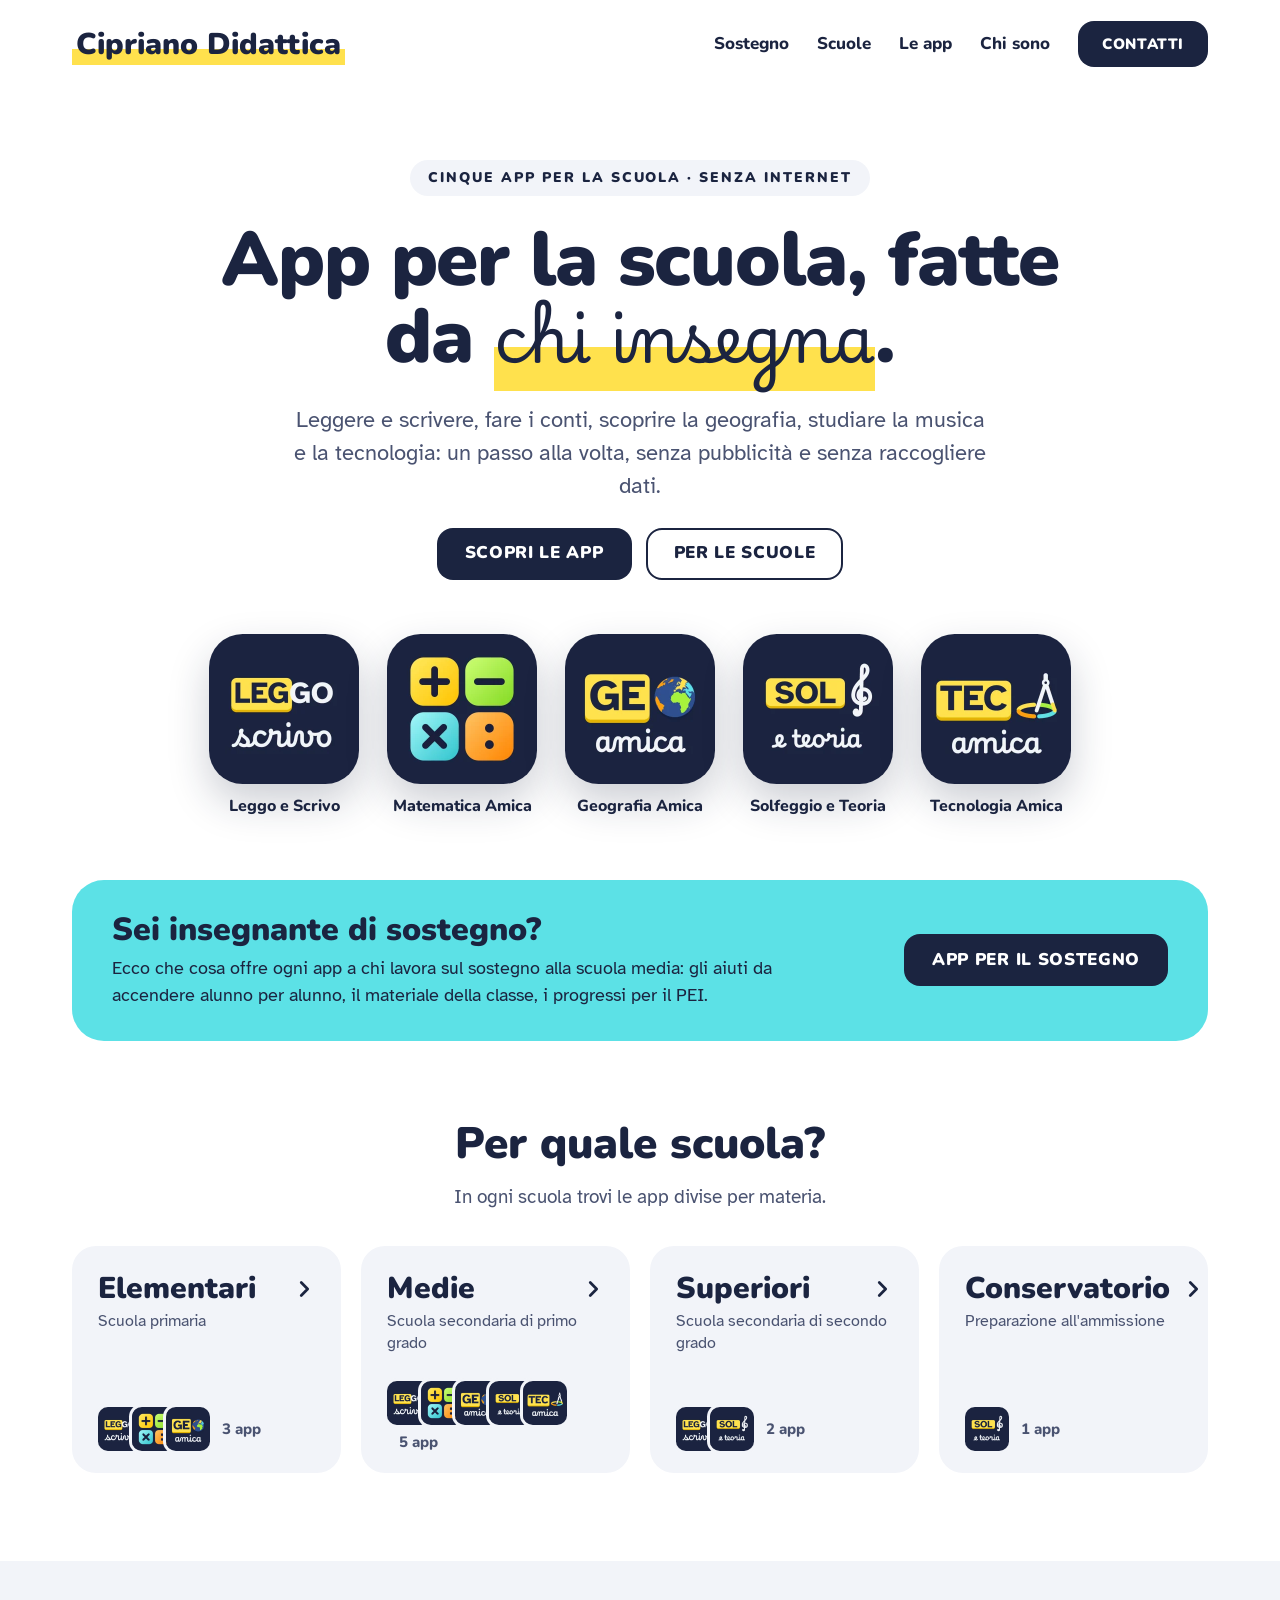
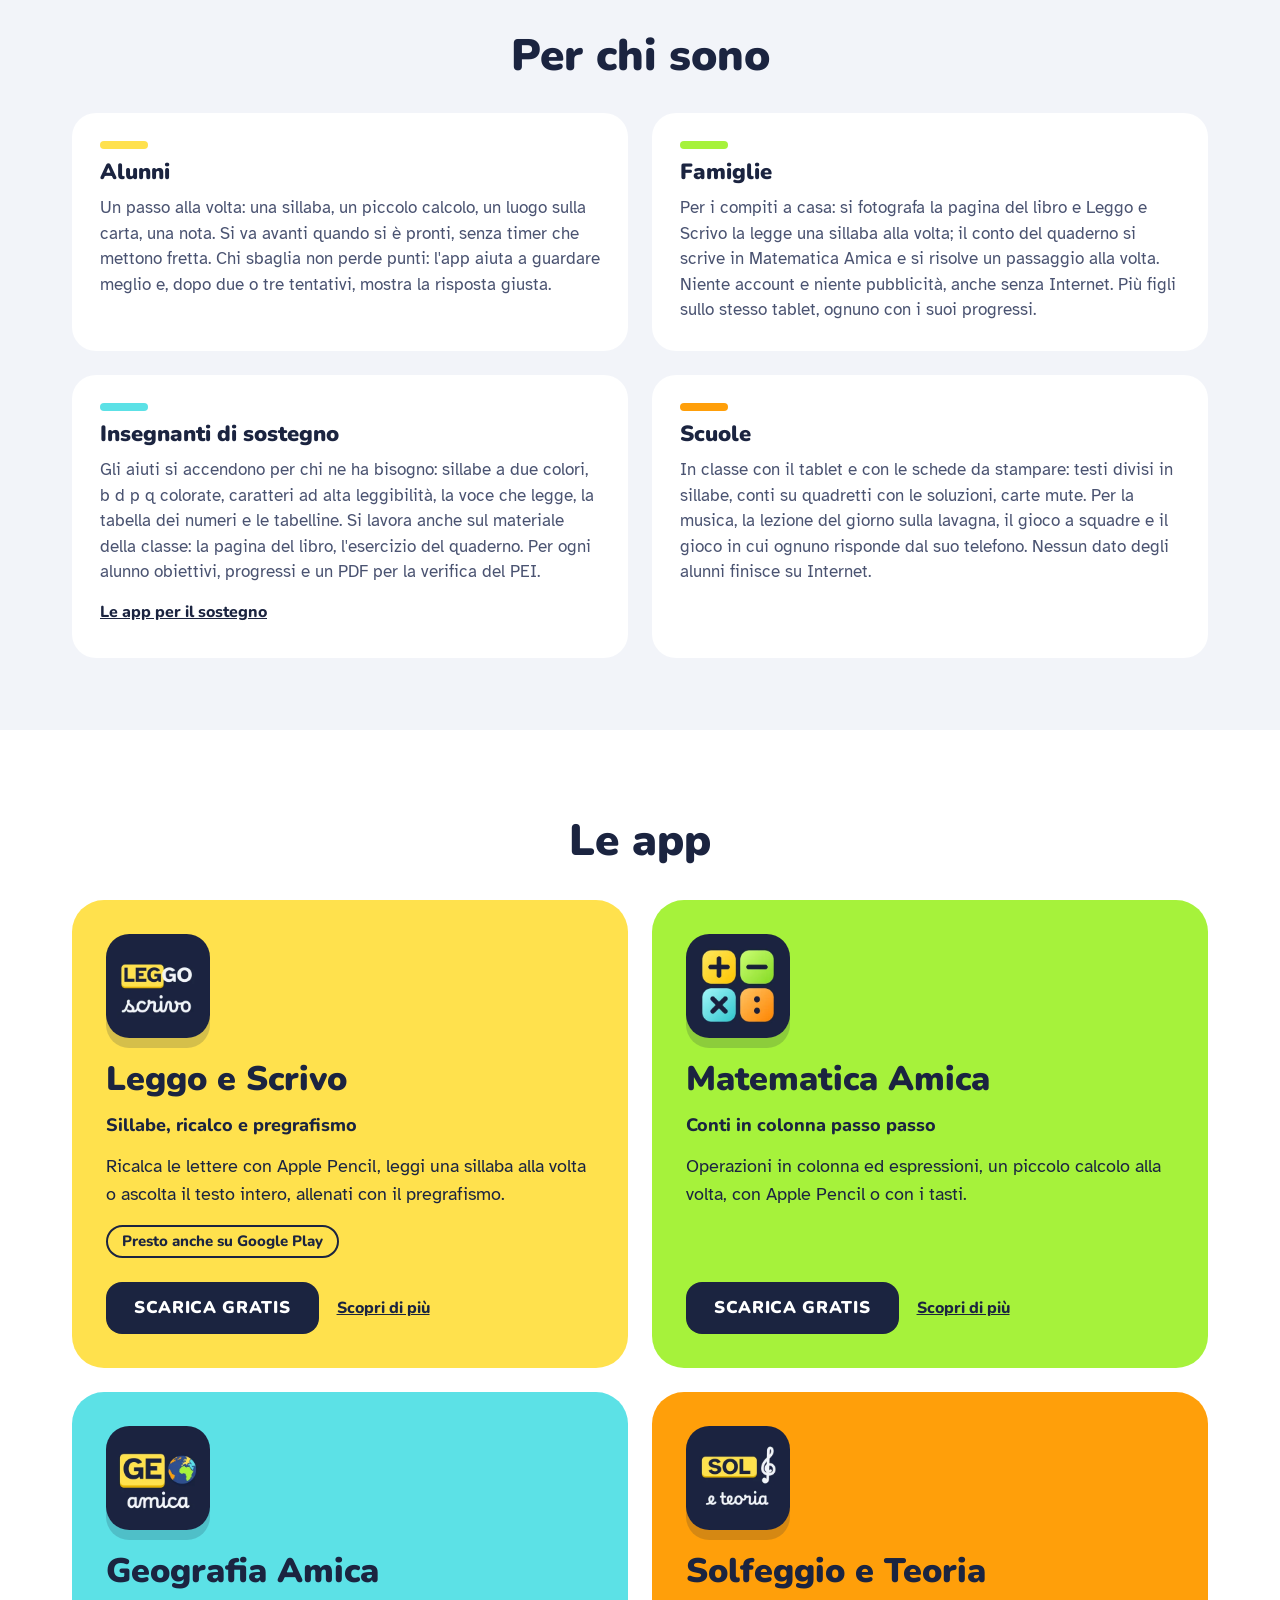
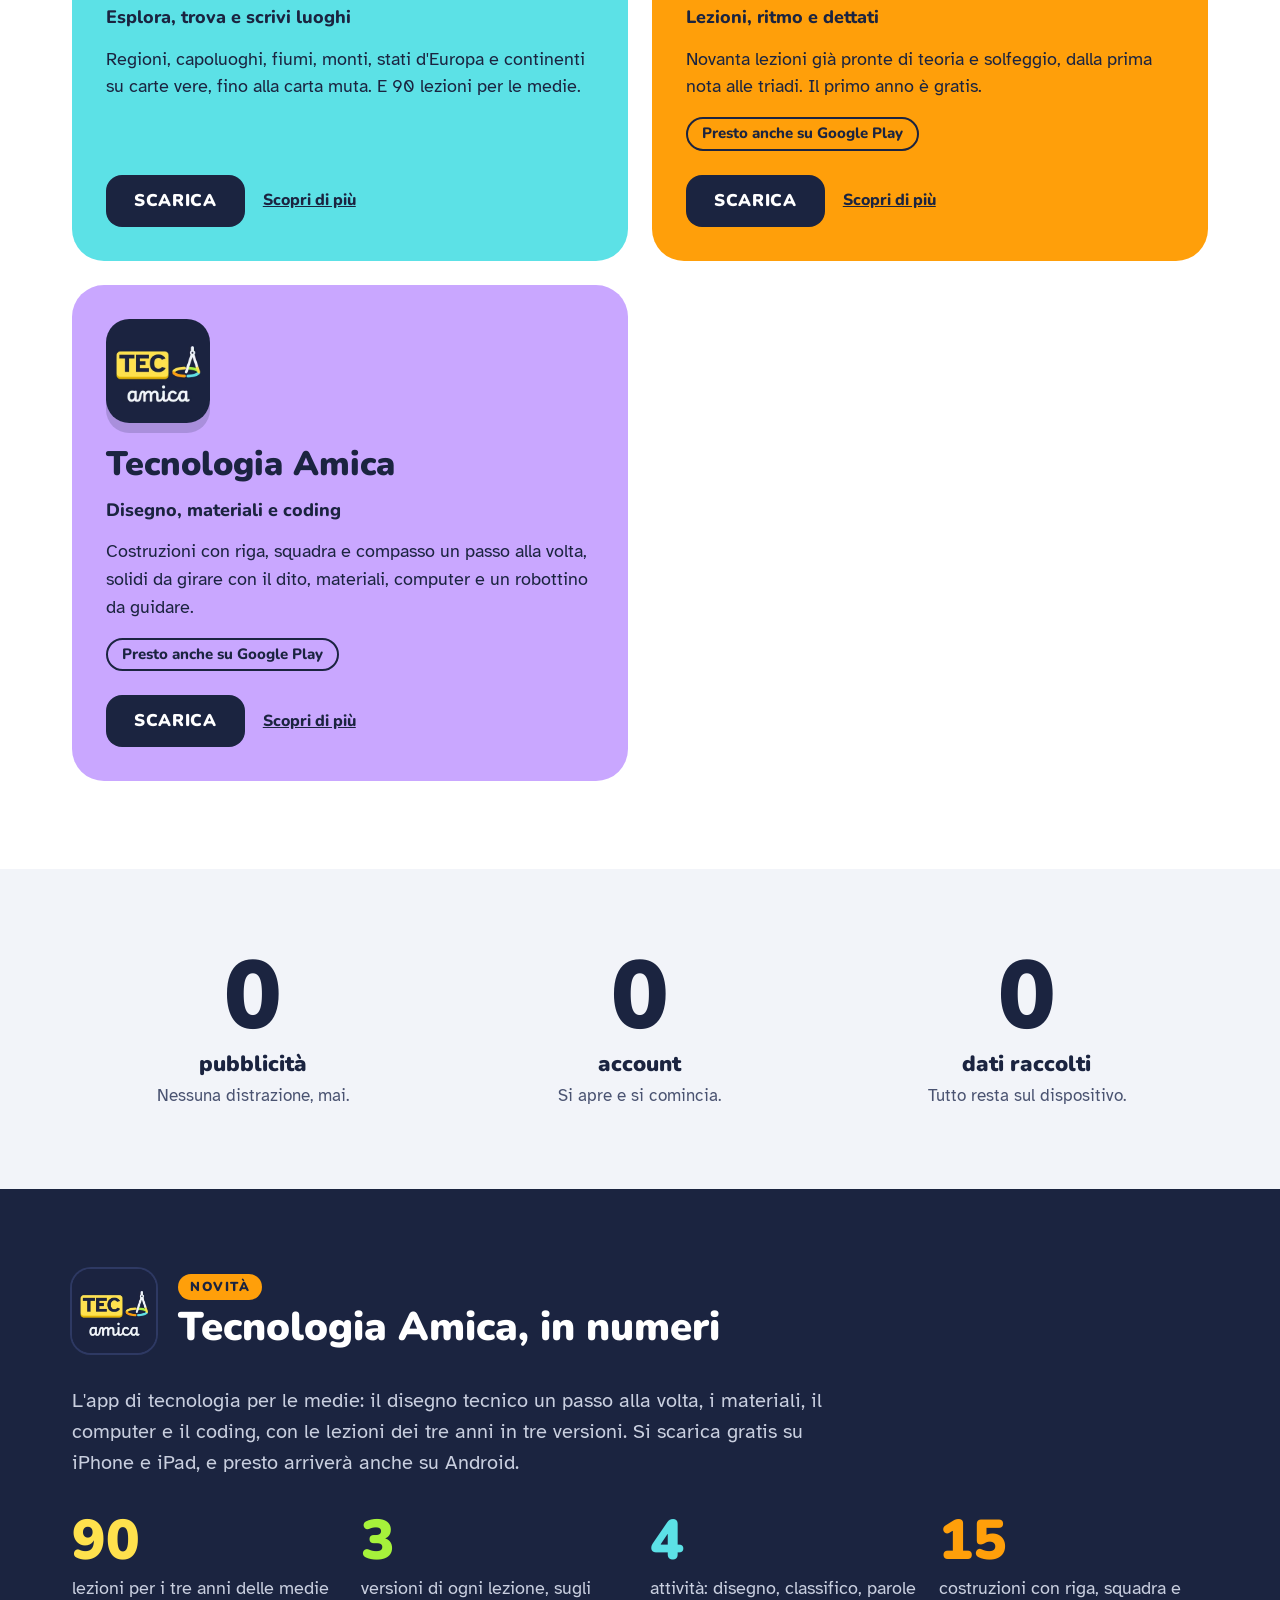
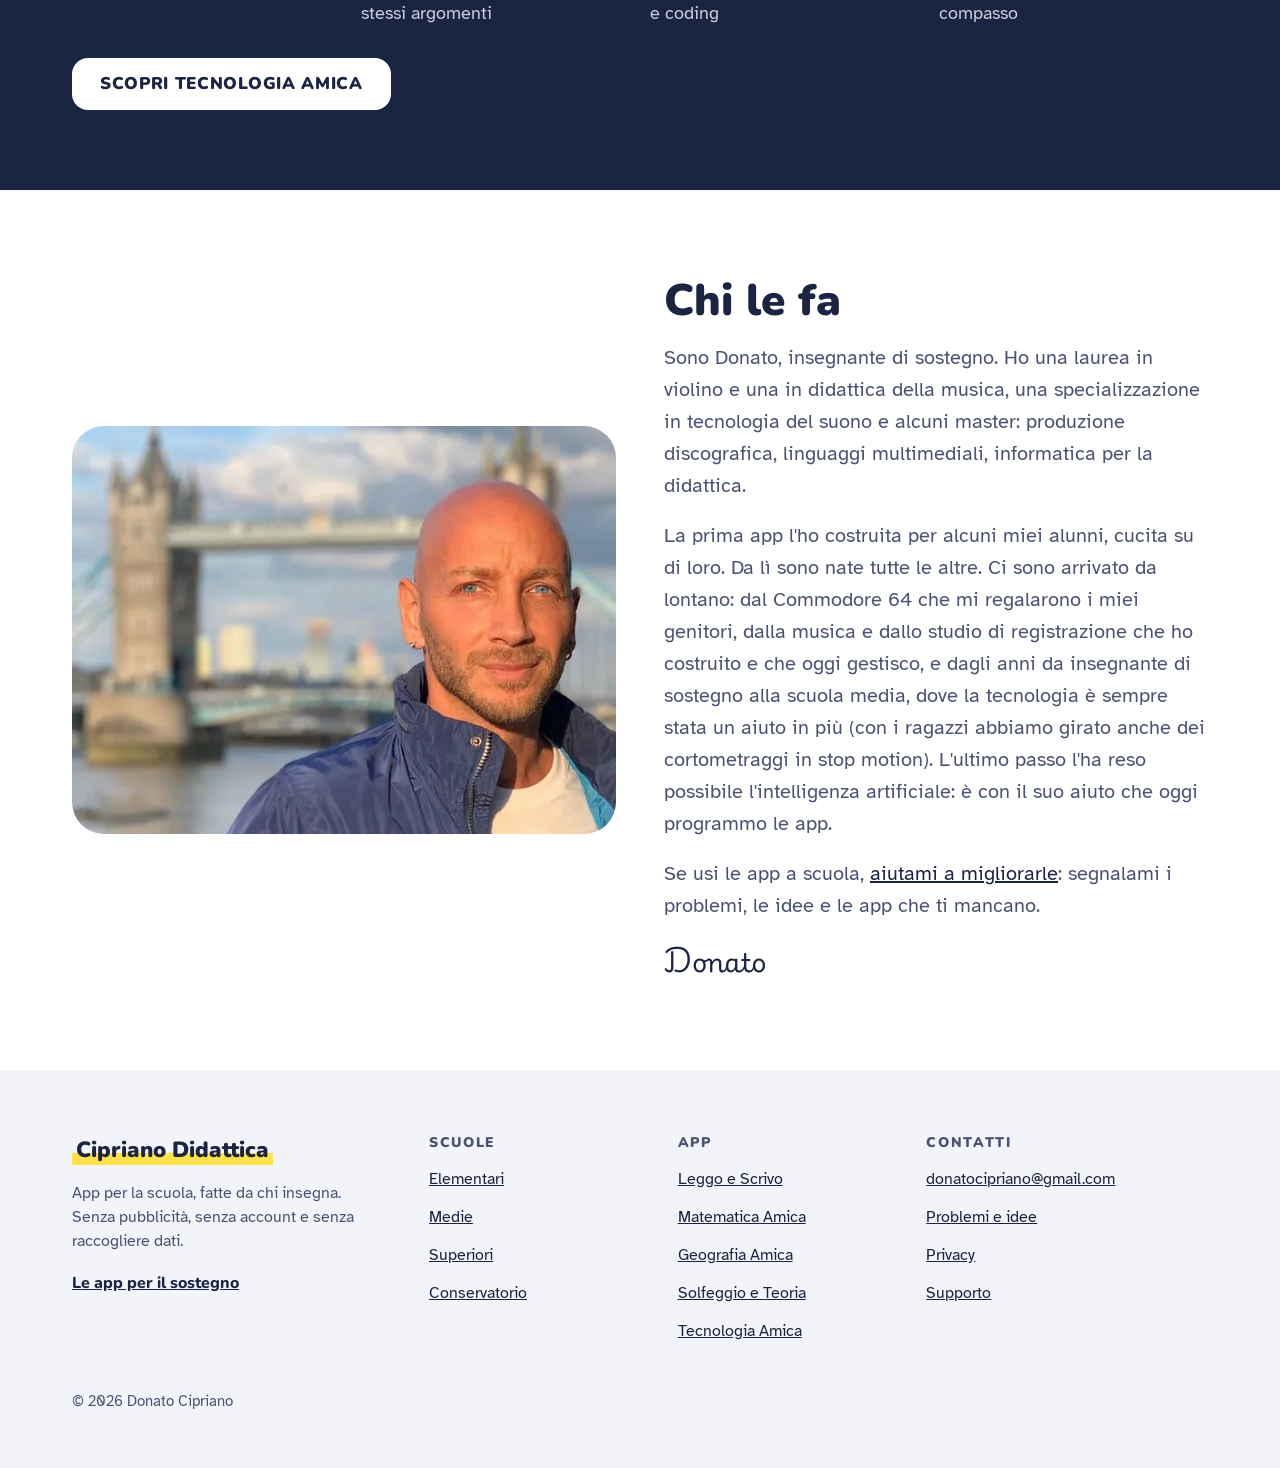
<file: index.html>
<!doctype html>
<!-- Copyright © 2026 Donato Cipriano. Tutti i diritti riservati. -->
<!-- I pezzi tra i segni "inizio:" e "fine:" li scrive strumenti/costruisci.mjs: si cambiano lì, poi si rifà il sito -->
<html lang="it">
<head>
<meta charset="utf-8">
<meta name="viewport" content="width=device-width, initial-scale=1">
<title>Cipriano Didattica · App per la scuola, fatte da chi insegna</title>
<meta name="description" content="Leggo e Scrivo, Matematica Amica, Geografia Amica e Solfeggio e Teoria: app per la scuola primaria, le medie, le superiori e il conservatorio, fatte da un insegnante. Senza pubblicità, senza account e senza raccogliere dati.">
<meta name="author" content="Donato Cipriano">
<meta name="theme-color" content="#FFFFFF">
<link rel="canonical" href="https://ciprianodidattica.it/">
<link rel="icon" href="immagini/favicon.svg" type="image/svg+xml">
<link rel="icon" href="immagini/favicon-32.png" sizes="32x32" type="image/png">
<link rel="apple-touch-icon" href="immagini/apple-touch-icon.png">
<!-- Condivisione sui social. Con il dominio, cambiare og:url, og:image e canonical -->
<meta property="og:type" content="website">
<meta property="og:site_name" content="Cipriano Didattica">
<meta property="og:url" content="https://ciprianodidattica.it/">
<meta property="og:locale" content="it_IT">
<meta property="og:title" content="App per la scuola, fatte da chi insegna">
<meta property="og:description" content="Leggere e scrivere, fare i conti, scoprire la geografia, studiare la musica: un passo alla volta, senza pubblicità e senza raccogliere dati.">
<meta property="og:image" content="https://ciprianodidattica.it/immagini/condivisione.png">
<meta property="og:image:width" content="1200">
<meta property="og:image:height" content="630">
<meta property="og:image:alt" content="App per la scuola, fatte da chi insegna: le icone di Leggo e Scrivo, Matematica Amica, Geografia Amica e Solfeggio e Teoria.">
<meta name="twitter:card" content="summary_large_image">
<link rel="preload" href="font/nunito-latin-900-normal.woff2" as="font" type="font/woff2" crossorigin>
<link rel="preload" href="font/atkinson-hyperlegible-latin-400-normal.woff2" as="font" type="font/woff2" crossorigin>
<link rel="stylesheet" href="style.css">
<!-- inizio:dati -->
<script type="application/ld+json">{"@context":"https://schema.org","@graph":[{"@type":"WebSite","@id":"https://ciprianodidattica.it/#sito","name":"Cipriano Didattica","url":"https://ciprianodidattica.it/","inLanguage":"it","description":"App per la scuola, fatte da chi insegna: senza pubblicità, senza account e senza raccogliere dati.","publisher":{"@id":"https://ciprianodidattica.it/#donato"}},{"@type":"Person","@id":"https://ciprianodidattica.it/#donato","name":"Donato Cipriano","jobTitle":"Insegnante di sostegno","url":"https://ciprianodidattica.it/#io"},{"@type":"ItemList","name":"Le app","itemListElement":[{"@type":"ListItem","position":1,"url":"https://ciprianodidattica.it/leggo-e-scrivo/","name":"Leggo e Scrivo"},{"@type":"ListItem","position":2,"url":"https://ciprianodidattica.it/matematica-amica/","name":"Matematica Amica"},{"@type":"ListItem","position":3,"url":"https://ciprianodidattica.it/geografia-amica/","name":"Geografia Amica"},{"@type":"ListItem","position":4,"url":"https://ciprianodidattica.it/solfeggio-e-teoria/","name":"Solfeggio e Teoria"},{"@type":"ListItem","position":5,"url":"https://ciprianodidattica.it/tecnologia-amica/","name":"Tecnologia Amica"}]}]}</script>
<!-- fine:dati -->
</head>
<body>
<a class="salta" href="#contenuto">Salta al contenuto</a>

<!-- 1. Testata -->
<!-- inizio:testata -->
<header class="testata">
  <div class="wrap testata-riga">
    <a class="marchio" href="./"><span>Cipriano Didattica</span></a>
    <nav class="menu" aria-label="Menu principale">
      <a class="menu-voce" href="sostegno/">Sostegno</a>
      <a class="menu-voce" href="#scuole">Scuole</a>
      <a class="menu-voce" href="#app">Le app</a>
      <a class="menu-voce menu-voce-io" href="#io">Chi sono</a>
      <a class="btn btn-pieno" href="#contatti">CONTATTI</a>
    </nav>
  </div>
</header>
<!-- fine:testata -->

<main id="contenuto">

  <!-- 2. Apertura -->
  <section class="apertura">
    <div class="wrap">
      <p class="etichetta">CINQUE APP PER LA SCUOLA · SENZA INTERNET</p>
      <h1>App per la scuola, fatte <span class="unito">da <em class="corsivo">chi insegna</em>.</span></h1>
      <p class="sottotitolo">Leggere e scrivere, fare i conti, scoprire la geografia, studiare la musica e la tecnologia: un passo alla volta, senza pubblicità e senza raccogliere dati.</p>
      <div class="pulsanti">
        <a class="btn btn-pieno" href="#app">SCOPRI LE APP</a>
        <a class="btn btn-bordo" href="#contatti">PER LE SCUOLE</a>
      </div>
      <ul class="icone-grandi">
        <li><img src="immagini/app/leggo-e-scrivo-300.webp" srcset="immagini/app/leggo-e-scrivo-300.webp 300w, immagini/app/leggo-e-scrivo-450.webp 450w" sizes="(max-width: 640px) 120px, 150px" width="150" height="150" alt="" fetchpriority="high"> Leggo e Scrivo</li>
        <li><img src="immagini/app/matematica-amica-300.webp" srcset="immagini/app/matematica-amica-300.webp 300w, immagini/app/matematica-amica-450.webp 450w" sizes="(max-width: 640px) 120px, 150px" width="150" height="150" alt="" fetchpriority="high"> Matematica Amica</li>
        <li><img src="immagini/app/geografia-amica-300.webp" srcset="immagini/app/geografia-amica-300.webp 300w, immagini/app/geografia-amica-450.webp 450w" sizes="(max-width: 640px) 120px, 150px" width="150" height="150" alt="" fetchpriority="high"> Geografia Amica</li>
        <li><img src="immagini/app/solfeggio-e-teoria-300.webp" srcset="immagini/app/solfeggio-e-teoria-300.webp 300w, immagini/app/solfeggio-e-teoria-450.webp 450w" sizes="(max-width: 640px) 120px, 150px" width="150" height="150" alt="" fetchpriority="high"> Solfeggio e Teoria</li>
        <li><img src="immagini/app/tecnologia-amica-300.webp" srcset="immagini/app/tecnologia-amica-300.webp 300w, immagini/app/tecnologia-amica-450.webp 450w" sizes="(max-width: 640px) 120px, 150px" width="150" height="150" alt="" fetchpriority="high"> Tecnologia Amica</li>
      </ul>
    </div>
  </section>

  <!-- 2b. Per il sostegno: porta alla pagina sostegno/ (scelta dell'utente, 2026-11-17: «Menu e fascia») -->
  <section class="fascia-sostegno" aria-labelledby="titolo-fascia-sostegno">
    <div class="wrap">
      <div class="sostegno-invito sfondo-azzurro">
        <div>
          <h2 id="titolo-fascia-sostegno">Sei insegnante di sostegno?</h2>
          <p>Ecco che cosa offre ogni app a chi lavora sul sostegno alla scuola media: gli aiuti da accendere alunno per alunno, il materiale della classe, i progressi per il PEI.</p>
        </div>
        <a class="btn btn-pieno" href="sostegno/">APP PER IL SOSTEGNO</a>
      </div>
    </div>
  </section>

  <!-- 3. Le scuole: una pagina per scuola, con le app divise per materia -->
  <section id="scuole" class="scuole" aria-labelledby="titolo-scuole">
    <div class="wrap">
      <h2 id="titolo-scuole" class="titolo-sezione">Per quale scuola?</h2>
      <p class="sottotitolo-sezione">In ogni scuola trovi le app divise per materia.</p>
      <!-- inizio:porte -->
      <ul class="porte">
        <li>
          <a class="porta" href="elementari/">
            <span class="porta-nome">Elementari<svg class="freccia" aria-hidden="true" focusable="false" width="22" height="22" viewBox="0 0 24 24" fill="none" stroke="currentColor" stroke-width="3" stroke-linecap="round" stroke-linejoin="round"><path d="M9 5l7 7-7 7"/></svg></span>
            <span class="porta-ufficiale">Scuola primaria</span>
            <span class="porta-icone"><img src="immagini/app/leggo-e-scrivo-300.webp" srcset="immagini/app/leggo-e-scrivo-300.webp 300w, immagini/app/leggo-e-scrivo-450.webp 450w, immagini/app/leggo-e-scrivo-600.webp 600w" sizes="44px" width="44" height="44" alt="" decoding="async"><img src="immagini/app/matematica-amica-300.webp" srcset="immagini/app/matematica-amica-300.webp 300w, immagini/app/matematica-amica-450.webp 450w, immagini/app/matematica-amica-600.webp 600w" sizes="44px" width="44" height="44" alt="" decoding="async"><img src="immagini/app/geografia-amica-300.webp" srcset="immagini/app/geografia-amica-300.webp 300w, immagini/app/geografia-amica-450.webp 450w, immagini/app/geografia-amica-600.webp 600w" sizes="44px" width="44" height="44" alt="" decoding="async"><span class="porta-conta">3 app<span class="solo-lettori">: Leggo e Scrivo, Matematica Amica, Geografia Amica</span></span></span>
          </a>
        </li>
        <li>
          <a class="porta" href="medie/">
            <span class="porta-nome">Medie<svg class="freccia" aria-hidden="true" focusable="false" width="22" height="22" viewBox="0 0 24 24" fill="none" stroke="currentColor" stroke-width="3" stroke-linecap="round" stroke-linejoin="round"><path d="M9 5l7 7-7 7"/></svg></span>
            <span class="porta-ufficiale">Scuola secondaria di primo grado</span>
            <span class="porta-icone"><img src="immagini/app/leggo-e-scrivo-300.webp" srcset="immagini/app/leggo-e-scrivo-300.webp 300w, immagini/app/leggo-e-scrivo-450.webp 450w, immagini/app/leggo-e-scrivo-600.webp 600w" sizes="44px" width="44" height="44" alt="" decoding="async"><img src="immagini/app/matematica-amica-300.webp" srcset="immagini/app/matematica-amica-300.webp 300w, immagini/app/matematica-amica-450.webp 450w, immagini/app/matematica-amica-600.webp 600w" sizes="44px" width="44" height="44" alt="" decoding="async"><img src="immagini/app/geografia-amica-300.webp" srcset="immagini/app/geografia-amica-300.webp 300w, immagini/app/geografia-amica-450.webp 450w, immagini/app/geografia-amica-600.webp 600w" sizes="44px" width="44" height="44" alt="" decoding="async"><img src="immagini/app/solfeggio-e-teoria-300.webp" srcset="immagini/app/solfeggio-e-teoria-300.webp 300w, immagini/app/solfeggio-e-teoria-450.webp 450w, immagini/app/solfeggio-e-teoria-600.webp 600w" sizes="44px" width="44" height="44" alt="" decoding="async"><img src="immagini/app/tecnologia-amica-300.webp" srcset="immagini/app/tecnologia-amica-300.webp 300w, immagini/app/tecnologia-amica-450.webp 450w, immagini/app/tecnologia-amica-600.webp 600w" sizes="44px" width="44" height="44" alt="" decoding="async"><span class="porta-conta">5 app<span class="solo-lettori">: Leggo e Scrivo, Matematica Amica, Geografia Amica, Solfeggio e Teoria, Tecnologia Amica</span></span></span>
          </a>
        </li>
        <li>
          <a class="porta" href="superiori/">
            <span class="porta-nome">Superiori<svg class="freccia" aria-hidden="true" focusable="false" width="22" height="22" viewBox="0 0 24 24" fill="none" stroke="currentColor" stroke-width="3" stroke-linecap="round" stroke-linejoin="round"><path d="M9 5l7 7-7 7"/></svg></span>
            <span class="porta-ufficiale">Scuola secondaria di secondo grado</span>
            <span class="porta-icone"><img src="immagini/app/leggo-e-scrivo-300.webp" srcset="immagini/app/leggo-e-scrivo-300.webp 300w, immagini/app/leggo-e-scrivo-450.webp 450w, immagini/app/leggo-e-scrivo-600.webp 600w" sizes="44px" width="44" height="44" alt="" decoding="async"><img src="immagini/app/solfeggio-e-teoria-300.webp" srcset="immagini/app/solfeggio-e-teoria-300.webp 300w, immagini/app/solfeggio-e-teoria-450.webp 450w, immagini/app/solfeggio-e-teoria-600.webp 600w" sizes="44px" width="44" height="44" alt="" decoding="async"><span class="porta-conta">2 app<span class="solo-lettori">: Leggo e Scrivo, Solfeggio e Teoria</span></span></span>
          </a>
        </li>
        <li>
          <a class="porta" href="conservatorio/">
            <span class="porta-nome">Conservatorio<svg class="freccia" aria-hidden="true" focusable="false" width="22" height="22" viewBox="0 0 24 24" fill="none" stroke="currentColor" stroke-width="3" stroke-linecap="round" stroke-linejoin="round"><path d="M9 5l7 7-7 7"/></svg></span>
            <span class="porta-ufficiale">Preparazione all'ammissione</span>
            <span class="porta-icone"><img src="immagini/app/solfeggio-e-teoria-300.webp" srcset="immagini/app/solfeggio-e-teoria-300.webp 300w, immagini/app/solfeggio-e-teoria-450.webp 450w, immagini/app/solfeggio-e-teoria-600.webp 600w" sizes="44px" width="44" height="44" alt="" decoding="async"><span class="porta-conta">1 app<span class="solo-lettori">: Solfeggio e Teoria</span></span></span>
          </a>
        </li>
      </ul>
      <!-- fine:porte -->
    </div>
  </section>

  <!-- 4. Per chi sono -->
  <section id="chi" class="per-chi">
    <div class="wrap">
      <h2 class="titolo-sezione">Per chi sono</h2>
      <ul class="griglia-4">
        <li class="riquadro">
          <span class="barretta sfondo-giallo"></span>
          <h3>Alunni</h3>
          <p>Un passo alla volta: una sillaba, un piccolo calcolo, un luogo sulla carta, una nota. Si va avanti quando si è pronti, senza timer che mettono fretta. Chi sbaglia non perde punti: l'app aiuta a guardare meglio e, dopo due o tre tentativi, mostra la risposta giusta.</p>
        </li>
        <li class="riquadro">
          <span class="barretta sfondo-verde"></span>
          <h3>Famiglie</h3>
          <p>Per i compiti a casa: si fotografa la pagina del libro e Leggo e Scrivo la legge una sillaba alla volta; il conto del quaderno si scrive in Matematica Amica e si risolve un passaggio alla volta. Niente account e niente pubblicità, anche senza Internet. Più figli sullo stesso tablet, ognuno con i suoi progressi.</p>
        </li>
        <li class="riquadro">
          <span class="barretta sfondo-azzurro"></span>
          <h3>Insegnanti di sostegno</h3>
          <p>Gli aiuti si accendono per chi ne ha bisogno: sillabe a due colori, <span class="unito">b d p q</span> colorate, caratteri ad alta leggibilità, la voce che legge, la tabella dei numeri e le tabelline. Si lavora anche sul materiale della classe: la pagina del libro, l'esercizio del quaderno. Per ogni alunno obiettivi, progressi e un PDF per la verifica del PEI.</p>
          <a class="scopri" href="sostegno/">Le app per il sostegno</a>
        </li>
        <li class="riquadro">
          <span class="barretta sfondo-arancione"></span>
          <h3>Scuole</h3>
          <p>In classe con il tablet e con le schede da stampare: testi divisi in sillabe, conti su quadretti con le soluzioni, carte mute. Per la musica, la lezione del giorno sulla lavagna, il gioco a squadre e il gioco in cui ognuno risponde dal suo telefono. Nessun dato degli alunni finisce su Internet.</p>
        </li>
      </ul>
    </div>
  </section>

  <!-- 5. Le app -->
  <section id="app" class="app">
    <div class="wrap">
      <h2 class="titolo-sezione">Le app</h2>
      <div class="griglia-2">
        <!-- inizio:schede -->
        <article class="scheda sfondo-giallo">
          <img src="immagini/app/leggo-e-scrivo-300.webp" srcset="immagini/app/leggo-e-scrivo-300.webp 300w, immagini/app/leggo-e-scrivo-450.webp 450w, immagini/app/leggo-e-scrivo-600.webp 600w" sizes="104px" width="104" height="104" alt="" decoding="async">
          <h3><a href="leggo-e-scrivo/">Leggo e Scrivo</a></h3>
          <p class="sottotitolo-store">Sillabe, ricalco e pregrafismo</p>
          <p class="frase">Ricalca le lettere con Apple Pencil, leggi una sillaba alla volta o ascolta il testo intero, allenati con il pregrafismo.</p>
          <p class="presto-android">Presto anche su Google Play</p>
          <div class="azioni">
            <a class="btn btn-pieno" href="https://apps.apple.com/it/app/leggo-e-scrivo/id6816164780">SCARICA GRATIS<span class="solo-lettori"> Leggo e Scrivo dall'App Store</span></a>
            <a class="scopri" href="leggo-e-scrivo/">Scopri di più<span class="solo-lettori"> su Leggo e Scrivo</span></a>
          </div>
        </article>
        <article class="scheda sfondo-verde">
          <img src="immagini/app/matematica-amica-300.webp" srcset="immagini/app/matematica-amica-300.webp 300w, immagini/app/matematica-amica-450.webp 450w, immagini/app/matematica-amica-600.webp 600w" sizes="104px" width="104" height="104" alt="" decoding="async">
          <h3><a href="matematica-amica/">Matematica Amica</a></h3>
          <p class="sottotitolo-store">Conti in colonna passo passo</p>
          <p class="frase">Operazioni in colonna ed espressioni, un piccolo calcolo alla volta, con Apple Pencil o con i tasti.</p>
          <div class="azioni">
            <a class="btn btn-pieno" href="https://apps.apple.com/it/app/matematica-amica/id6817377890">SCARICA GRATIS<span class="solo-lettori"> Matematica Amica dall'App Store</span></a>
            <a class="scopri" href="matematica-amica/">Scopri di più<span class="solo-lettori"> su Matematica Amica</span></a>
          </div>
        </article>
        <article class="scheda sfondo-azzurro">
          <img src="immagini/app/geografia-amica-300.webp" srcset="immagini/app/geografia-amica-300.webp 300w, immagini/app/geografia-amica-450.webp 450w, immagini/app/geografia-amica-600.webp 600w" sizes="104px" width="104" height="104" alt="" decoding="async">
          <h3><a href="geografia-amica/">Geografia Amica</a></h3>
          <p class="sottotitolo-store">Esplora, trova e scrivi luoghi</p>
          <p class="frase">Regioni, capoluoghi, fiumi, monti, stati d'Europa e continenti su carte vere, fino alla carta muta. E 90 lezioni per le medie.</p>
          <div class="azioni">
            <a class="btn btn-pieno" href="https://apps.apple.com/it/app/geografia-amica/id6820412508">SCARICA<span class="solo-lettori"> Geografia Amica dall'App Store</span></a>
            <a class="scopri" href="geografia-amica/">Scopri di più<span class="solo-lettori"> su Geografia Amica</span></a>
          </div>
        </article>
        <article class="scheda sfondo-arancione">
          <img src="immagini/app/solfeggio-e-teoria-300.webp" srcset="immagini/app/solfeggio-e-teoria-300.webp 300w, immagini/app/solfeggio-e-teoria-450.webp 450w, immagini/app/solfeggio-e-teoria-600.webp 600w" sizes="104px" width="104" height="104" alt="" decoding="async">
          <h3><a href="solfeggio-e-teoria/">Solfeggio e Teoria</a></h3>
          <p class="sottotitolo-store">Lezioni, ritmo e dettati</p>
          <p class="frase">Novanta lezioni già pronte di teoria e solfeggio, dalla prima nota alle triadi. Il primo anno è gratis.</p>
          <p class="presto-android">Presto anche su Google Play</p>
          <div class="azioni">
            <a class="btn btn-pieno" href="https://apps.apple.com/it/app/solfeggio-e-teoria/id6824515375">SCARICA<span class="solo-lettori"> Solfeggio e Teoria dall'App Store</span></a>
            <a class="scopri" href="solfeggio-e-teoria/">Scopri di più<span class="solo-lettori"> su Solfeggio e Teoria</span></a>
          </div>
        </article>
        <article class="scheda sfondo-lilla">
          <img src="immagini/app/tecnologia-amica-300.webp" srcset="immagini/app/tecnologia-amica-300.webp 300w, immagini/app/tecnologia-amica-450.webp 450w, immagini/app/tecnologia-amica-600.webp 600w" sizes="104px" width="104" height="104" alt="" decoding="async">
          <h3><a href="tecnologia-amica/">Tecnologia Amica</a></h3>
          <p class="sottotitolo-store">Disegno, materiali e coding</p>
          <p class="frase">Costruzioni con riga, squadra e compasso un passo alla volta, solidi da girare con il dito, materiali, computer e un robottino da guidare.</p>
          <p class="presto-android">Presto anche su Google Play</p>
          <div class="azioni">
            <a class="btn btn-pieno" href="https://apps.apple.com/it/app/tecnologia-amica/id6831735342">SCARICA<span class="solo-lettori"> Tecnologia Amica dall'App Store</span></a>
            <a class="scopri" href="tecnologia-amica/">Scopri di più<span class="solo-lettori"> su Tecnologia Amica</span></a>
          </div>
        </article>
        <!-- fine:schede -->
      </div>
    </div>
  </section>

  <!-- 6. Le promesse -->
  <section class="promesse" aria-labelledby="titolo-promesse">
    <div class="wrap">
      <h2 id="titolo-promesse" class="solo-lettori">Le promesse</h2>
      <ul class="griglia-3">
        <li class="promessa"><span class="zero">0</span> <strong>pubblicità</strong> <span>Nessuna distrazione, mai.</span></li>
        <li class="promessa"><span class="zero">0</span> <strong>account</strong> <span>Si apre e si comincia.</span></li>
        <li class="promessa"><span class="zero">0</span> <strong>dati raccolti</strong> <span>Tutto resta sul dispositivo.</span></li>
      </ul>
    </div>
  </section>

  <!-- 7. Novità -->
  <!-- inizio:novita -->
  <!-- La fascia NOVITÀ: l'ultima app arrivata o in arrivo (campo novita in strumenti/costruisci.mjs) -->
  <section class="novita" aria-labelledby="titolo-numeri">
    <div class="wrap">
      <div class="novita-testa">
        <img src="immagini/app/tecnologia-amica-300.webp" srcset="immagini/app/tecnologia-amica-300.webp 300w, immagini/app/tecnologia-amica-450.webp 450w, immagini/app/tecnologia-amica-600.webp 600w" sizes="84px" width="84" height="84" alt="" loading="lazy" decoding="async">
        <div>
          <span class="bollino">NOVITÀ</span>
          <h2 id="titolo-numeri">Tecnologia Amica, in numeri</h2>
        </div>
      </div>
      <p class="arrivo-frase">L'app di tecnologia per le medie: il disegno tecnico un passo alla volta, i materiali, il computer e il coding, con le lezioni dei tre anni in tre versioni. Si scarica gratis su iPhone e iPad, e presto arriverà anche su Android.</p>
      <ul class="numeri griglia-4">
        <li><span class="numero numero-giallo">90</span> lezioni per i tre anni delle medie</li>
        <li><span class="numero numero-verde">3</span> versioni di ogni lezione, sugli stessi argomenti</li>
        <li><span class="numero numero-azzurro">4</span> attività: disegno, classifico, parole e coding</li>
        <li><span class="numero numero-arancione">15</span> costruzioni con riga, squadra e compasso</li>
      </ul>
      <p><a class="btn btn-chiaro" href="tecnologia-amica/">SCOPRI TECNOLOGIA AMICA</a></p>
    </div>
  </section>
  <!-- fine:novita -->

  <!-- 8. Chi le fa -->
  <section id="io" class="chi-sono">
    <div class="wrap griglia-2">
      <img class="foto" src="immagini/donato-1200.webp" srcset="immagini/donato-600.webp 600w, immagini/donato-1200.webp 1200w" sizes="(max-width: 640px) 100vw, 576px" width="1200" height="900" loading="lazy" decoding="async" alt="Donato sul Tamigi, con il Tower Bridge di Londra alle spalle">
      <div class="chi-sono-testo">
        <h2>Chi le fa</h2>
        <p>Sono Donato, insegnante di sostegno. Ho una laurea in violino e una in didattica della musica, una specializzazione in tecnologia del suono e alcuni master: produzione discografica, linguaggi multimediali, informatica per la didattica.</p>
        <p>La prima app l'ho costruita per alcuni miei alunni, cucita su di loro. Da lì sono nate tutte le altre. Ci sono arrivato da lontano: dal Commodore 64 che mi regalarono i miei genitori, dalla musica e dallo studio di registrazione che ho costruito e che oggi gestisco, e dagli anni da insegnante di sostegno alla scuola media, dove la tecnologia è sempre stata un aiuto in più (con i ragazzi abbiamo girato anche dei cortometraggi in stop motion). L'ultimo passo l'ha reso possibile l'intelligenza artificiale: è con il suo aiuto che oggi programmo le&nbsp;app.</p>
        <p>Se usi le app a scuola, <a href="scrivimi/">aiutami a migliorarle</a>: segnalami i problemi, le idee e le app che ti mancano.</p>
        <p class="firma">Donato</p>
      </div>
    </div>
  </section>

</main>

<!-- 9. Piede -->
<!-- inizio:piede -->
<footer id="contatti" class="piede">
  <div class="wrap">
    <div class="piede-griglia">
      <div class="piede-marchio">
        <a class="marchio" href="./"><span>Cipriano Didattica</span></a>
        <p>App per la scuola, fatte da chi insegna. Senza pubblicità, senza account e senza raccogliere dati.</p>
        <a class="piede-sostegno" href="sostegno/">Le app per il sostegno</a>
      </div>
      <nav aria-labelledby="piede-scuole">
        <h2 id="piede-scuole">Scuole</h2>
        <ul>
          <li><a href="elementari/">Elementari</a></li>
          <li><a href="medie/">Medie</a></li>
          <li><a href="superiori/">Superiori</a></li>
          <li><a href="conservatorio/">Conservatorio</a></li>
        </ul>
      </nav>
      <nav aria-labelledby="piede-app">
        <h2 id="piede-app">App</h2>
        <ul>
          <li><a href="leggo-e-scrivo/">Leggo e Scrivo</a></li>
          <li><a href="matematica-amica/">Matematica Amica</a></li>
          <li><a href="geografia-amica/">Geografia Amica</a></li>
          <li><a href="solfeggio-e-teoria/">Solfeggio e Teoria</a></li>
          <li><a href="tecnologia-amica/">Tecnologia Amica</a></li>
        </ul>
      </nav>
      <div>
        <h2>Contatti</h2>
        <ul>
          <li><a href="mailto:donatocipriano@gmail.com">donatocipriano@gmail.com</a></li>
          <li><a href="scrivimi/">Problemi e idee</a></li>
          <li><a href="privacy.html">Privacy</a></li>
          <li><a href="privacy.html#supporto">Supporto</a></li>
        </ul>
      </div>
    </div>
    <small>© 2026 Donato Cipriano</small>
  </div>
</footer>
<!-- fine:piede -->
</body>
</html>
</file>
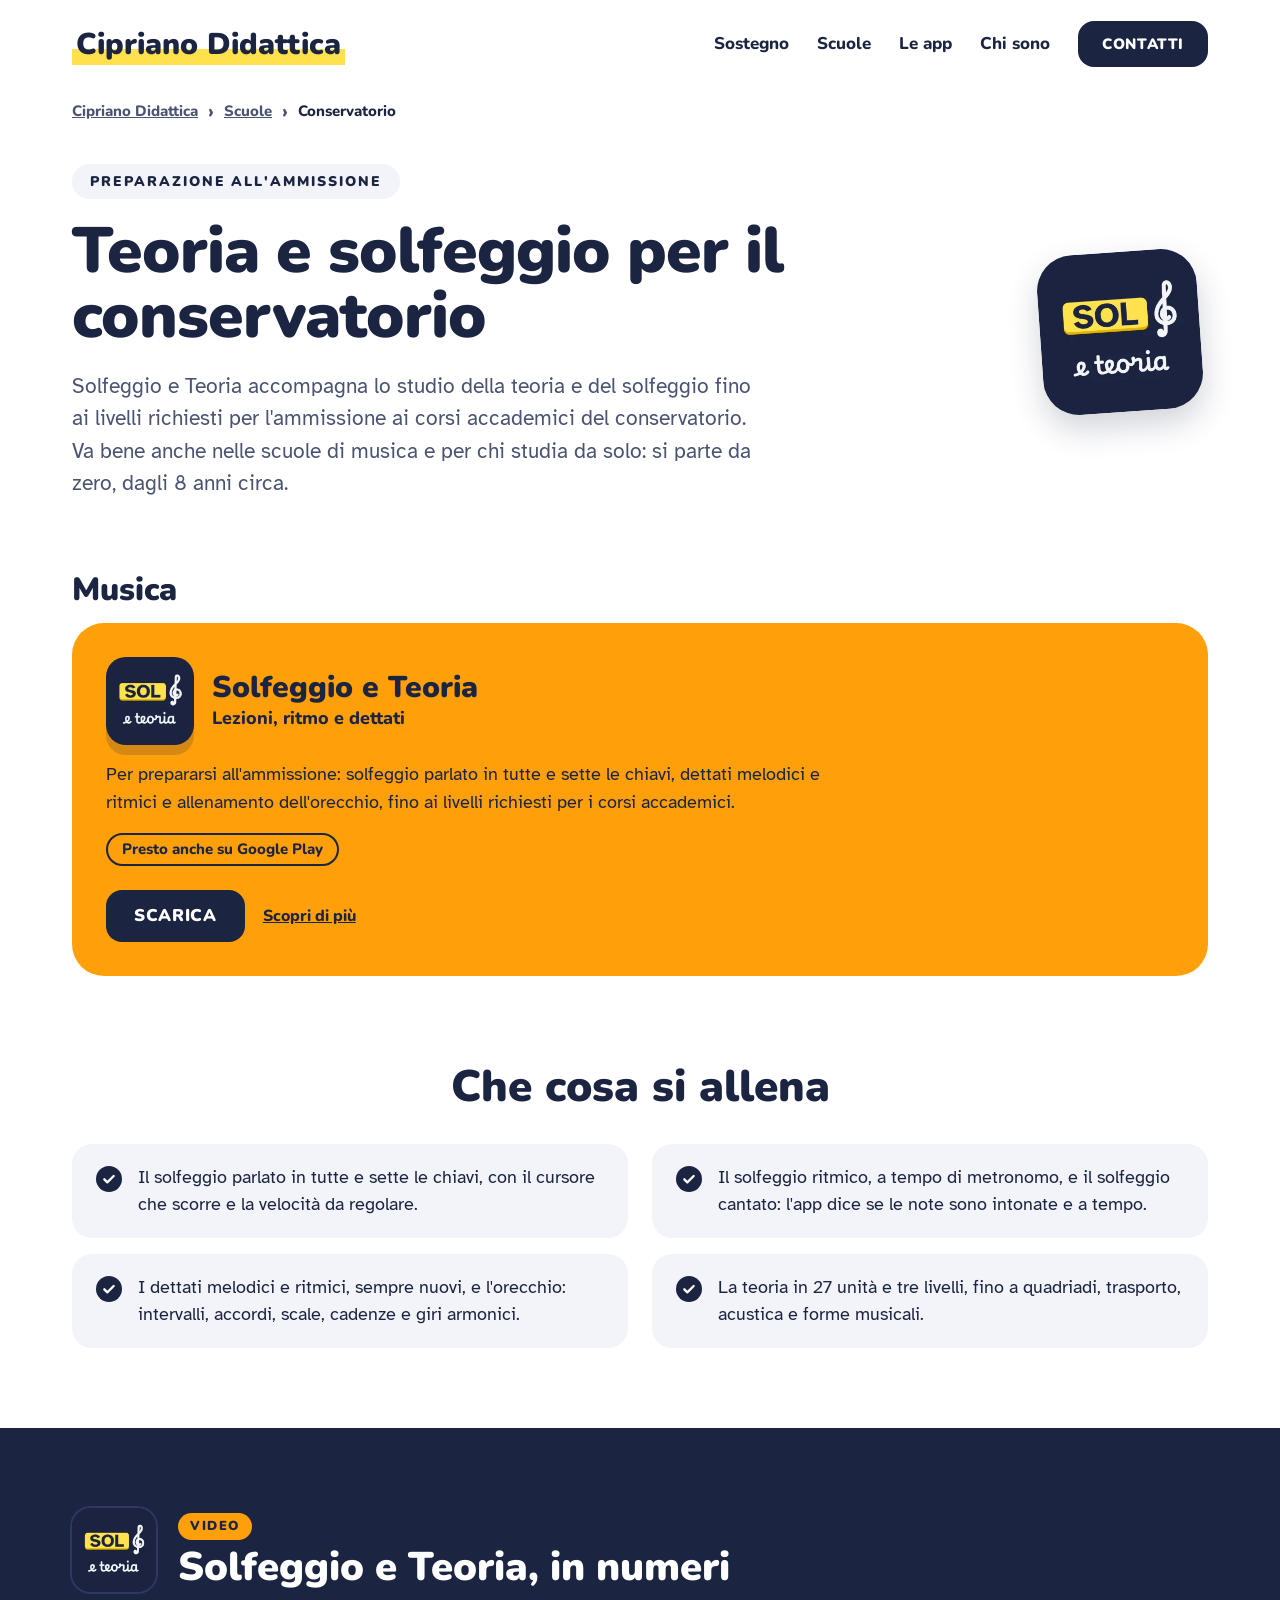
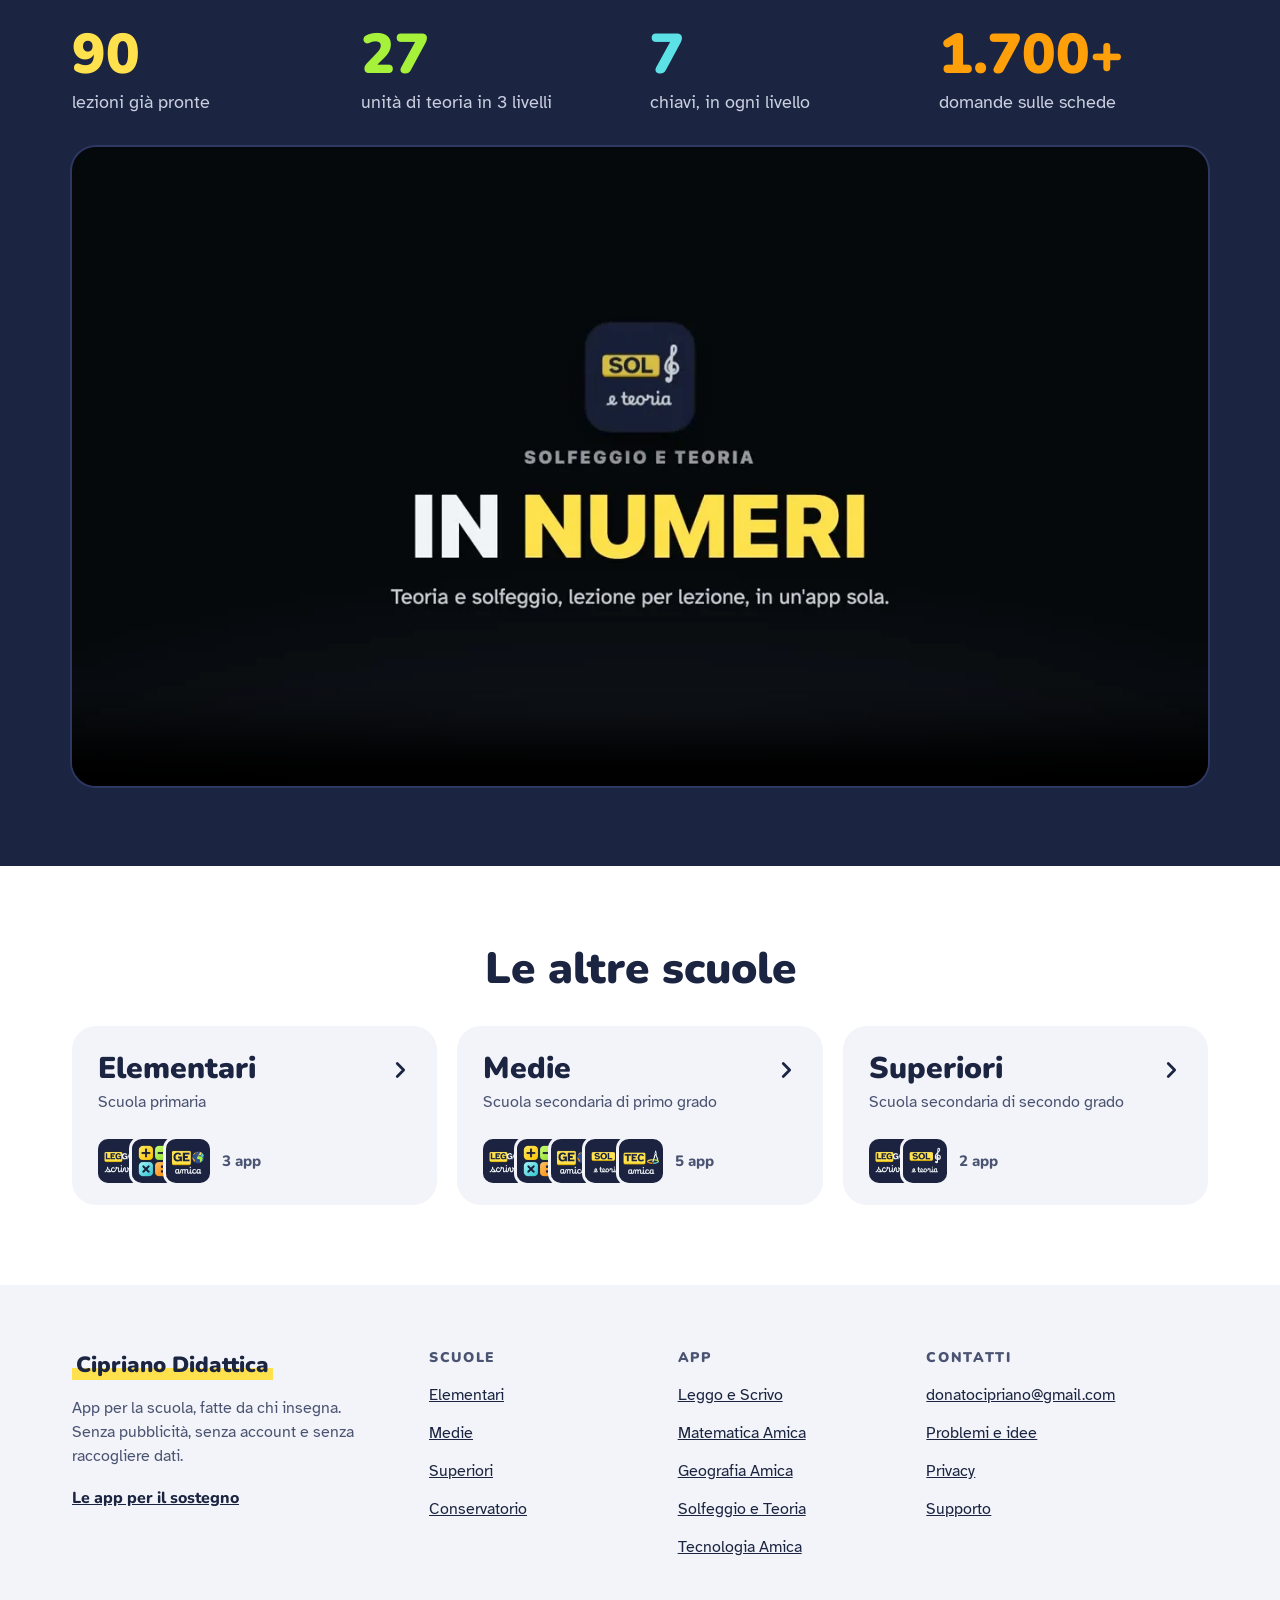
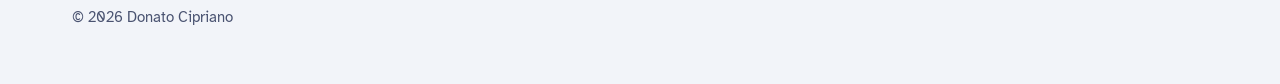
<file: conservatorio/index.html>
<!doctype html>
<!-- Copyright © 2026 Donato Cipriano. Tutti i diritti riservati. -->
<!-- Pagina costruita da strumenti/costruisci.mjs: i testi si cambiano lì, poi si rifà il sito -->
<html lang="it">
<head>
<meta charset="utf-8">
<meta name="viewport" content="width=device-width, initial-scale=1">
<title>Teoria e solfeggio per l'ammissione al conservatorio: l'app Solfeggio e Teoria · Cipriano Didattica</title>
<meta name="description" content="Solfeggio e Teoria accompagna lo studio della teoria musicale e del solfeggio fino ai livelli richiesti per l'ammissione ai corsi accademici del conservatorio. In italiano, con 90 lezioni già pronte.">
<meta name="author" content="Donato Cipriano">
<meta name="theme-color" content="#FFFFFF">
<link rel="canonical" href="https://ciprianodidattica.it/conservatorio/">
<link rel="icon" href="../immagini/favicon.svg" type="image/svg+xml">
<link rel="icon" href="../immagini/favicon-32.png" sizes="32x32" type="image/png">
<link rel="apple-touch-icon" href="../immagini/apple-touch-icon.png">
<meta property="og:type" content="website">
<meta property="og:site_name" content="Cipriano Didattica">
<meta property="og:url" content="https://ciprianodidattica.it/conservatorio/">
<meta property="og:locale" content="it_IT">
<meta property="og:title" content="Teoria e solfeggio per il conservatorio · Preparazione all'ammissione">
<meta property="og:description" content="Solfeggio e Teoria accompagna lo studio della teoria musicale e del solfeggio fino ai livelli richiesti per l'ammissione ai corsi accademici del conservatorio. In italiano, con 90 lezioni già pronte.">
<meta property="og:image" content="https://ciprianodidattica.it/immagini/condivisione.png">
<meta property="og:image:width" content="1200">
<meta property="og:image:height" content="630">
<meta property="og:image:alt" content="App per la scuola, fatte da chi insegna: le icone di Leggo e Scrivo, Matematica Amica, Geografia Amica e Solfeggio e Teoria.">
<meta name="twitter:card" content="summary_large_image">
<link rel="preload" href="../font/nunito-latin-900-normal.woff2" as="font" type="font/woff2" crossorigin>
<link rel="preload" href="../font/atkinson-hyperlegible-latin-400-normal.woff2" as="font" type="font/woff2" crossorigin>
<link rel="stylesheet" href="../style.css">
<script type="application/ld+json">{"@context":"https://schema.org","@graph":[{"@type":"CollectionPage","@id":"https://ciprianodidattica.it/conservatorio/","url":"https://ciprianodidattica.it/conservatorio/","name":"Teoria e solfeggio per il conservatorio (Preparazione all'ammissione)","description":"Solfeggio e Teoria accompagna lo studio della teoria musicale e del solfeggio fino ai livelli richiesti per l'ammissione ai corsi accademici del conservatorio. In italiano, con 90 lezioni già pronte.","inLanguage":"it","isPartOf":{"@type":"WebSite","@id":"https://ciprianodidattica.it/#sito","name":"Cipriano Didattica","url":"https://ciprianodidattica.it/"},"mainEntity":{"@type":"ItemList","itemListElement":[{"@type":"ListItem","position":1,"url":"https://ciprianodidattica.it/solfeggio-e-teoria/","name":"Solfeggio e Teoria"}]}},{"@type":"BreadcrumbList","itemListElement":[{"@type":"ListItem","position":1,"name":"Cipriano Didattica","item":"https://ciprianodidattica.it/"},{"@type":"ListItem","position":2,"name":"Conservatorio","item":"https://ciprianodidattica.it/conservatorio/"}]},{"@type":"VideoObject","name":"Solfeggio e Teoria in numeri","description":"Solfeggio e Teoria in numeri: le lezioni già pronte, le unità di teoria, le chiavi e le domande dell'app.","inLanguage":"it","thumbnailUrl":["https://ciprianodidattica.it/immagini/video/in-numeri-orizzontale.webp","https://ciprianodidattica.it/immagini/video/in-numeri-verticale.webp"],"uploadDate":"2026-10-30","duration":"PT44S","contentUrl":"https://ciprianodidattica.it/video/solfeggio-e-teoria-in-numeri-orizzontale.mp4"}]}</script>
</head>
<body>
<a class="salta" href="#contenuto">Salta al contenuto</a>

<header class="testata">
  <div class="wrap testata-riga">
    <a class="marchio" href="../"><span>Cipriano Didattica</span></a>
    <nav class="menu" aria-label="Menu principale">
      <a class="menu-voce" href="../sostegno/">Sostegno</a>
      <a class="menu-voce" href="../#scuole">Scuole</a>
      <a class="menu-voce" href="../#app">Le app</a>
      <a class="menu-voce menu-voce-io" href="../#io">Chi sono</a>
      <a class="btn btn-pieno" href="#contatti">CONTATTI</a>
    </nav>
  </div>
</header>

<main id="contenuto">

<nav class="percorso" aria-label="Sei qui">
  <div class="wrap">
    <ol>
      <li><a href="../">Cipriano Didattica</a></li>
      <li><a href="../#scuole">Scuole</a></li>
      <li><span aria-current="page">Conservatorio</span></li>
    </ol>
  </div>
</nav>

<section class="testa-pagina">
  <div class="wrap">
    <div class="testa-testo">
      <p class="etichetta">PREPARAZIONE ALL'AMMISSIONE</p>
      <h1>Teoria e solfeggio per il conservatorio</h1>
      <p class="intro">Solfeggio e Teoria accompagna lo studio della teoria e del solfeggio fino ai livelli richiesti per l'ammissione ai corsi accademici del conservatorio. Va bene anche nelle scuole di musica e per chi studia da solo: si parte da zero, dagli 8 anni circa.</p>

    </div>
    <div class="mosaico mosaico-1">
      <img src="../immagini/app/solfeggio-e-teoria-300.webp" srcset="../immagini/app/solfeggio-e-teoria-300.webp 300w, ../immagini/app/solfeggio-e-teoria-450.webp 450w, ../immagini/app/solfeggio-e-teoria-600.webp 600w" sizes="(max-width: 640px) 64px, 120px" width="120" height="120" alt="" fetchpriority="high" decoding="async">
    </div>
  </div>
</section>

<div class="materie">
  <div class="wrap">
    <section id="musica" class="materia" aria-labelledby="titolo-musica">
      <h2 id="titolo-musica">Musica</h2>
      <article class="scheda sfondo-arancione">
        <div class="scheda-testa">
          <img src="../immagini/app/solfeggio-e-teoria-300.webp" srcset="../immagini/app/solfeggio-e-teoria-300.webp 300w, ../immagini/app/solfeggio-e-teoria-450.webp 450w, ../immagini/app/solfeggio-e-teoria-600.webp 600w" sizes="88px" width="88" height="88" alt="" decoding="async">
          <div>
            <h3><a href="../solfeggio-e-teoria/">Solfeggio e Teoria</a></h3>
            <p class="sottotitolo-store">Lezioni, ritmo e dettati</p>
          </div>
        </div>
        <p class="frase">Per prepararsi all'ammissione: solfeggio parlato in tutte e sette le chiavi, dettati melodici e ritmici e allenamento dell'orecchio, fino ai livelli richiesti per i corsi accademici.</p>
        <p class="presto-android">Presto anche su Google Play</p>
        <div class="azioni">
          <a class="btn btn-pieno" href="https://apps.apple.com/it/app/solfeggio-e-teoria/id6824515375">SCARICA<span class="solo-lettori"> Solfeggio e Teoria dall'App Store</span></a>
          <a class="scopri" href="../solfeggio-e-teoria/">Scopri di più<span class="solo-lettori"> su Solfeggio e Teoria</span></a>
        </div>
      </article>
    </section>
  </div>
</div>

<section class="sezione approfondimento" aria-labelledby="titolo-approfondimento">
  <div class="wrap">
    <h2 id="titolo-approfondimento" class="titolo-sezione">Che cosa si allena</h2>
    <ul class="spunte">
      <li>Il solfeggio parlato in tutte e sette le chiavi, con il cursore che scorre e la velocità da regolare.</li>
      <li>Il solfeggio ritmico, a tempo di metronomo, e il solfeggio cantato: l'app dice se le note sono intonate e a tempo.</li>
      <li>I dettati melodici e ritmici, sempre nuovi, e l'orecchio: intervalli, accordi, scale, cadenze e giri armonici.</li>
      <li>La teoria in 27 unità e tre livelli, fino a quadriadi, trasporto, acustica e forme musicali.</li>
    </ul>
  </div>
</section>

<section class="novita" aria-labelledby="titolo-numeri">
  <div class="wrap">
    <div class="novita-testa">
      <img src="../immagini/app/solfeggio-e-teoria-300.webp" srcset="../immagini/app/solfeggio-e-teoria-300.webp 300w, ../immagini/app/solfeggio-e-teoria-450.webp 450w, ../immagini/app/solfeggio-e-teoria-600.webp 600w" sizes="84px" width="84" height="84" alt="" loading="lazy" decoding="async">
      <div>
        <span class="bollino">VIDEO</span>
        <h2 id="titolo-numeri">Solfeggio e Teoria, in numeri</h2>
      </div>
    </div>
    <ul class="numeri griglia-4">
      <li><span class="numero numero-giallo">90</span> lezioni già pronte</li>
      <li><span class="numero numero-verde">27</span> unità di teoria in 3 livelli</li>
      <li><span class="numero numero-azzurro">7</span> chiavi, in ogni livello</li>
      <li><span class="numero numero-arancione">1.700+</span> domande sulle schede</li>
    </ul>
    <!-- Due video: orizzontale sugli schermi larghi, verticale sul telefono. preload="none": non si scaricano finché non si toccano -->
    <div class="video-numeri">
      <video class="video-orizzontale" controls preload="none" playsinline poster="../immagini/video/in-numeri-orizzontale.webp" width="1920" height="1080" aria-label="Video: Solfeggio e Teoria in numeri, 44 secondi, con musica e senza voce">
        <source src="../video/solfeggio-e-teoria-in-numeri-orizzontale.mp4" type="video/mp4">
        <a href="../video/solfeggio-e-teoria-in-numeri-orizzontale.mp4">Guarda il video</a>
      </video>
      <video class="video-verticale" controls preload="none" playsinline poster="../immagini/video/in-numeri-verticale.webp" width="1080" height="1920" aria-label="Video: Solfeggio e Teoria in numeri, 44 secondi, con musica e senza voce">
        <source src="../video/solfeggio-e-teoria-in-numeri-verticale.mp4" type="video/mp4">
        <a href="../video/solfeggio-e-teoria-in-numeri-verticale.mp4">Guarda il video</a>
      </video>
    </div>
  </div>
</section>

<section class="sezione altre-scuole" aria-labelledby="titolo-altre-scuole">
  <div class="wrap">
    <h2 id="titolo-altre-scuole" class="titolo-sezione">Le altre scuole</h2>
    <ul class="porte">
      <li>
        <a class="porta" href="../elementari/">
          <span class="porta-nome">Elementari<svg class="freccia" aria-hidden="true" focusable="false" width="22" height="22" viewBox="0 0 24 24" fill="none" stroke="currentColor" stroke-width="3" stroke-linecap="round" stroke-linejoin="round"><path d="M9 5l7 7-7 7"/></svg></span>
          <span class="porta-ufficiale">Scuola primaria</span>
          <span class="porta-icone"><img src="../immagini/app/leggo-e-scrivo-300.webp" srcset="../immagini/app/leggo-e-scrivo-300.webp 300w, ../immagini/app/leggo-e-scrivo-450.webp 450w, ../immagini/app/leggo-e-scrivo-600.webp 600w" sizes="44px" width="44" height="44" alt="" decoding="async"><img src="../immagini/app/matematica-amica-300.webp" srcset="../immagini/app/matematica-amica-300.webp 300w, ../immagini/app/matematica-amica-450.webp 450w, ../immagini/app/matematica-amica-600.webp 600w" sizes="44px" width="44" height="44" alt="" decoding="async"><img src="../immagini/app/geografia-amica-300.webp" srcset="../immagini/app/geografia-amica-300.webp 300w, ../immagini/app/geografia-amica-450.webp 450w, ../immagini/app/geografia-amica-600.webp 600w" sizes="44px" width="44" height="44" alt="" decoding="async"><span class="porta-conta">3 app<span class="solo-lettori">: Leggo e Scrivo, Matematica Amica, Geografia Amica</span></span></span>
        </a>
      </li>
      <li>
        <a class="porta" href="../medie/">
          <span class="porta-nome">Medie<svg class="freccia" aria-hidden="true" focusable="false" width="22" height="22" viewBox="0 0 24 24" fill="none" stroke="currentColor" stroke-width="3" stroke-linecap="round" stroke-linejoin="round"><path d="M9 5l7 7-7 7"/></svg></span>
          <span class="porta-ufficiale">Scuola secondaria di primo grado</span>
          <span class="porta-icone"><img src="../immagini/app/leggo-e-scrivo-300.webp" srcset="../immagini/app/leggo-e-scrivo-300.webp 300w, ../immagini/app/leggo-e-scrivo-450.webp 450w, ../immagini/app/leggo-e-scrivo-600.webp 600w" sizes="44px" width="44" height="44" alt="" decoding="async"><img src="../immagini/app/matematica-amica-300.webp" srcset="../immagini/app/matematica-amica-300.webp 300w, ../immagini/app/matematica-amica-450.webp 450w, ../immagini/app/matematica-amica-600.webp 600w" sizes="44px" width="44" height="44" alt="" decoding="async"><img src="../immagini/app/geografia-amica-300.webp" srcset="../immagini/app/geografia-amica-300.webp 300w, ../immagini/app/geografia-amica-450.webp 450w, ../immagini/app/geografia-amica-600.webp 600w" sizes="44px" width="44" height="44" alt="" decoding="async"><img src="../immagini/app/solfeggio-e-teoria-300.webp" srcset="../immagini/app/solfeggio-e-teoria-300.webp 300w, ../immagini/app/solfeggio-e-teoria-450.webp 450w, ../immagini/app/solfeggio-e-teoria-600.webp 600w" sizes="44px" width="44" height="44" alt="" decoding="async"><img src="../immagini/app/tecnologia-amica-300.webp" srcset="../immagini/app/tecnologia-amica-300.webp 300w, ../immagini/app/tecnologia-amica-450.webp 450w, ../immagini/app/tecnologia-amica-600.webp 600w" sizes="44px" width="44" height="44" alt="" decoding="async"><span class="porta-conta">5 app<span class="solo-lettori">: Leggo e Scrivo, Matematica Amica, Geografia Amica, Solfeggio e Teoria, Tecnologia Amica</span></span></span>
        </a>
      </li>
      <li>
        <a class="porta" href="../superiori/">
          <span class="porta-nome">Superiori<svg class="freccia" aria-hidden="true" focusable="false" width="22" height="22" viewBox="0 0 24 24" fill="none" stroke="currentColor" stroke-width="3" stroke-linecap="round" stroke-linejoin="round"><path d="M9 5l7 7-7 7"/></svg></span>
          <span class="porta-ufficiale">Scuola secondaria di secondo grado</span>
          <span class="porta-icone"><img src="../immagini/app/leggo-e-scrivo-300.webp" srcset="../immagini/app/leggo-e-scrivo-300.webp 300w, ../immagini/app/leggo-e-scrivo-450.webp 450w, ../immagini/app/leggo-e-scrivo-600.webp 600w" sizes="44px" width="44" height="44" alt="" decoding="async"><img src="../immagini/app/solfeggio-e-teoria-300.webp" srcset="../immagini/app/solfeggio-e-teoria-300.webp 300w, ../immagini/app/solfeggio-e-teoria-450.webp 450w, ../immagini/app/solfeggio-e-teoria-600.webp 600w" sizes="44px" width="44" height="44" alt="" decoding="async"><span class="porta-conta">2 app<span class="solo-lettori">: Leggo e Scrivo, Solfeggio e Teoria</span></span></span>
        </a>
      </li>
    </ul>
  </div>
</section>

</main>

<footer id="contatti" class="piede">
  <div class="wrap">
    <div class="piede-griglia">
      <div class="piede-marchio">
        <a class="marchio" href="../"><span>Cipriano Didattica</span></a>
        <p>App per la scuola, fatte da chi insegna. Senza pubblicità, senza account e senza raccogliere dati.</p>
        <a class="piede-sostegno" href="../sostegno/">Le app per il sostegno</a>
      </div>
      <nav aria-labelledby="piede-scuole">
        <h2 id="piede-scuole">Scuole</h2>
        <ul>
          <li><a href="../elementari/">Elementari</a></li>
          <li><a href="../medie/">Medie</a></li>
          <li><a href="../superiori/">Superiori</a></li>
          <li><a href="../conservatorio/">Conservatorio</a></li>
        </ul>
      </nav>
      <nav aria-labelledby="piede-app">
        <h2 id="piede-app">App</h2>
        <ul>
          <li><a href="../leggo-e-scrivo/">Leggo e Scrivo</a></li>
          <li><a href="../matematica-amica/">Matematica Amica</a></li>
          <li><a href="../geografia-amica/">Geografia Amica</a></li>
          <li><a href="../solfeggio-e-teoria/">Solfeggio e Teoria</a></li>
          <li><a href="../tecnologia-amica/">Tecnologia Amica</a></li>
        </ul>
      </nav>
      <div>
        <h2>Contatti</h2>
        <ul>
          <li><a href="mailto:donatocipriano@gmail.com">donatocipriano@gmail.com</a></li>
          <li><a href="../scrivimi/">Problemi e idee</a></li>
          <li><a href="../privacy.html">Privacy</a></li>
          <li><a href="../privacy.html#supporto">Supporto</a></li>
        </ul>
      </div>
    </div>
    <small>© 2026 Donato Cipriano</small>
  </div>
</footer>
</body>
</html>
</file>
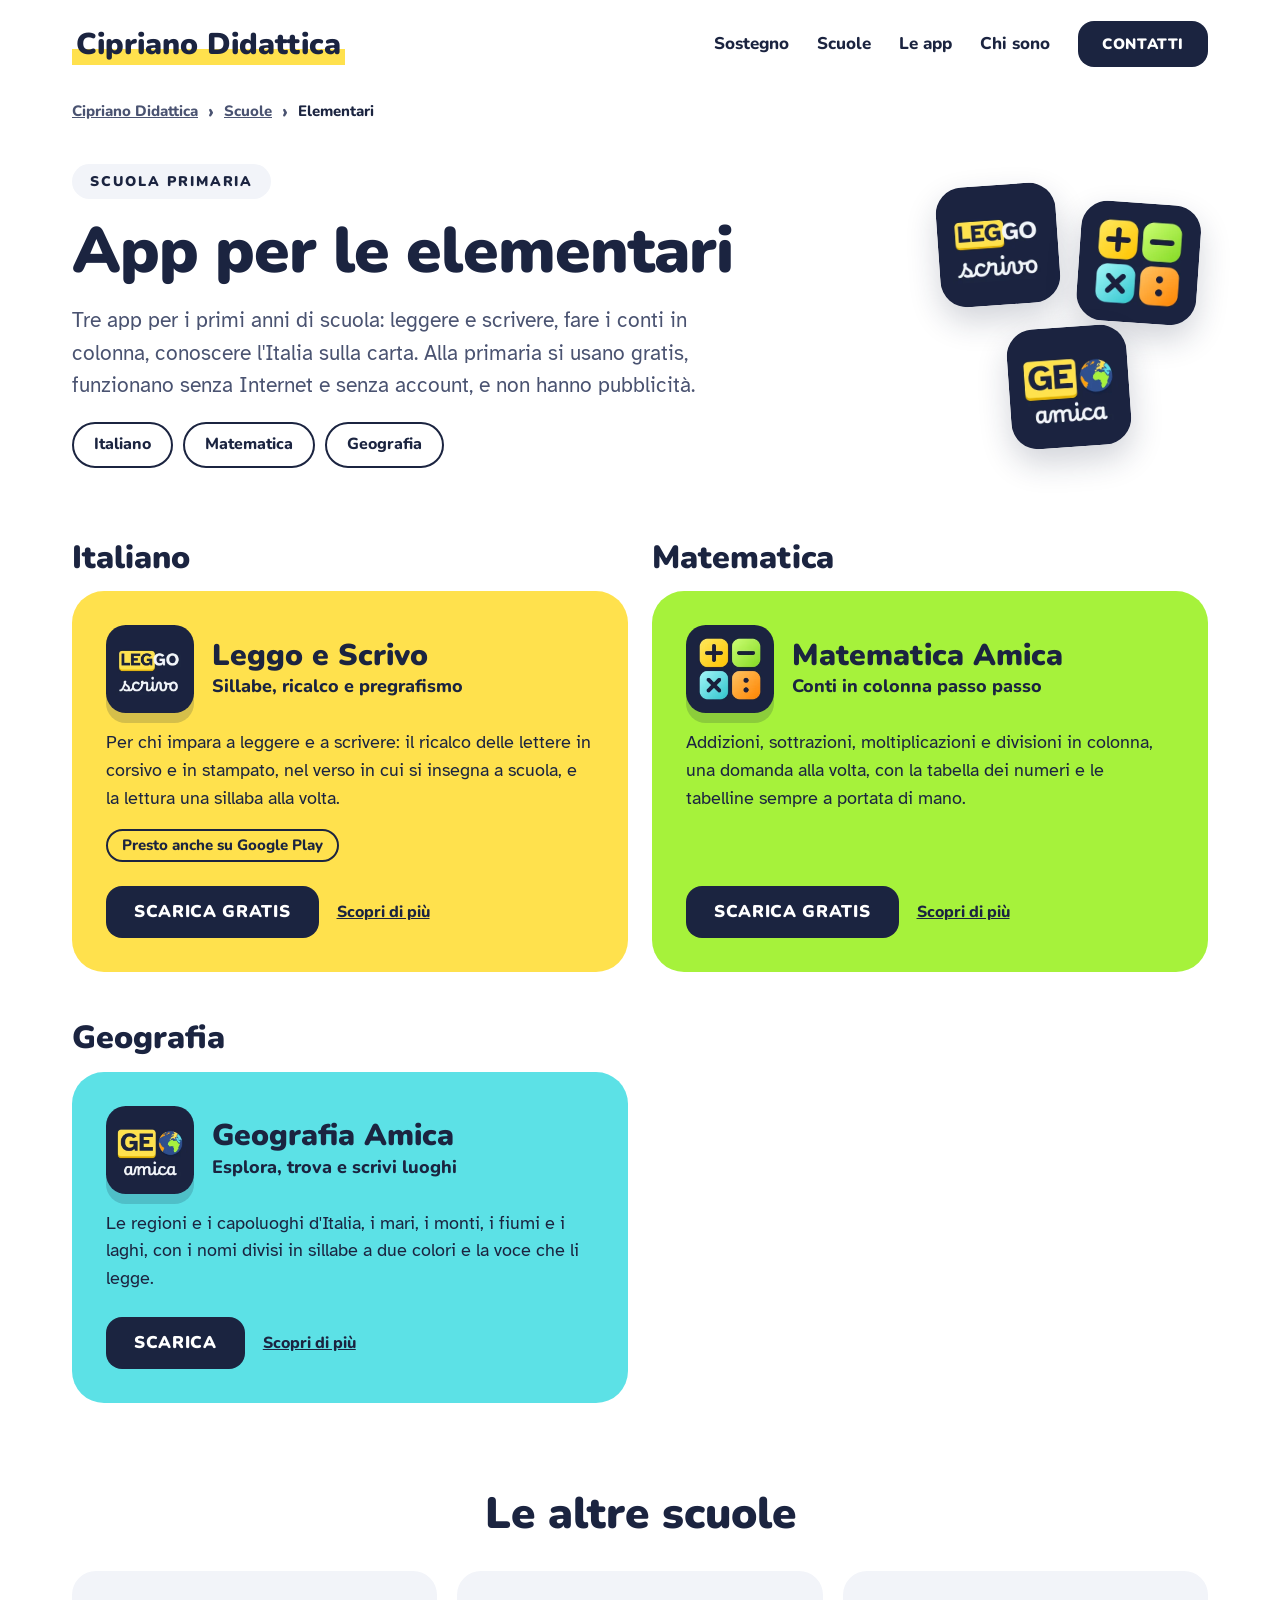
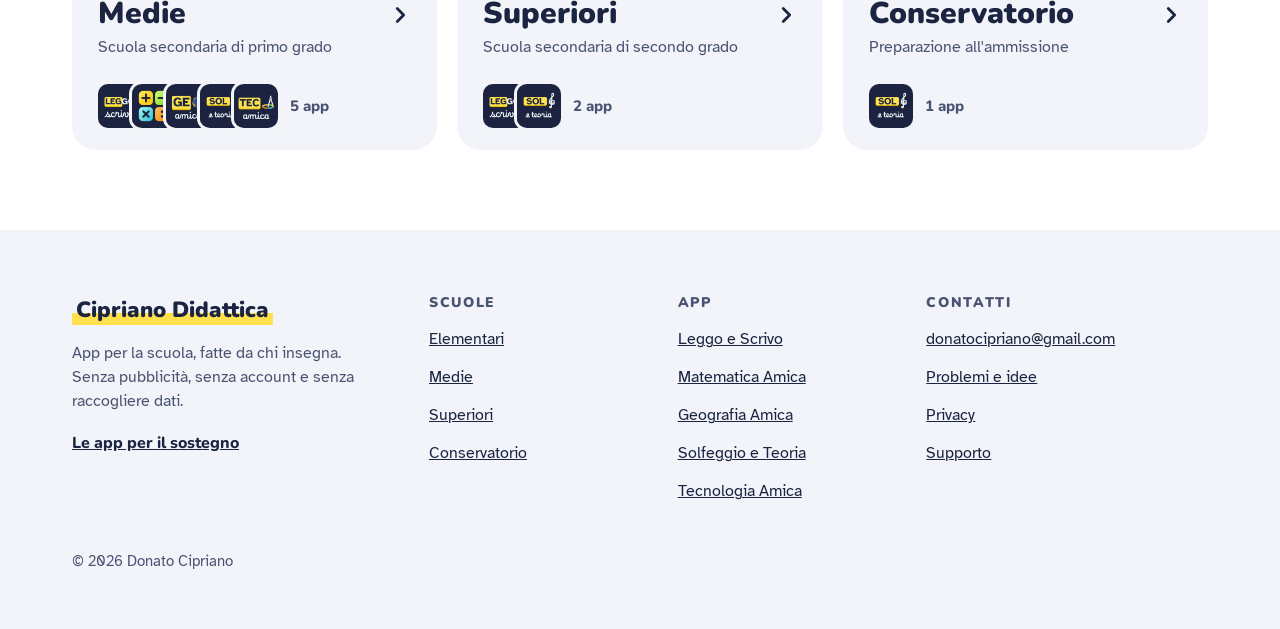
<file: elementari/index.html>
<!doctype html>
<!-- Copyright © 2026 Donato Cipriano. Tutti i diritti riservati. -->
<!-- Pagina costruita da strumenti/costruisci.mjs: i testi si cambiano lì, poi si rifà il sito -->
<html lang="it">
<head>
<meta charset="utf-8">
<meta name="viewport" content="width=device-width, initial-scale=1">
<title>App per la scuola primaria: italiano, matematica e geografia · Cipriano Didattica</title>
<meta name="description" content="Tre app per la scuola primaria: Leggo e Scrivo per leggere e scrivere, Matematica Amica per i conti in colonna, Geografia Amica per le carte. Alla primaria si usano gratis, senza Internet e senza pubblicità.">
<meta name="author" content="Donato Cipriano">
<meta name="theme-color" content="#FFFFFF">
<link rel="canonical" href="https://ciprianodidattica.it/elementari/">
<link rel="icon" href="../immagini/favicon.svg" type="image/svg+xml">
<link rel="icon" href="../immagini/favicon-32.png" sizes="32x32" type="image/png">
<link rel="apple-touch-icon" href="../immagini/apple-touch-icon.png">
<meta property="og:type" content="website">
<meta property="og:site_name" content="Cipriano Didattica">
<meta property="og:url" content="https://ciprianodidattica.it/elementari/">
<meta property="og:locale" content="it_IT">
<meta property="og:title" content="App per le elementari · Scuola primaria">
<meta property="og:description" content="Tre app per la scuola primaria: Leggo e Scrivo per leggere e scrivere, Matematica Amica per i conti in colonna, Geografia Amica per le carte. Alla primaria si usano gratis, senza Internet e senza pubblicità.">
<meta property="og:image" content="https://ciprianodidattica.it/immagini/condivisione.png">
<meta property="og:image:width" content="1200">
<meta property="og:image:height" content="630">
<meta property="og:image:alt" content="App per la scuola, fatte da chi insegna: le icone di Leggo e Scrivo, Matematica Amica, Geografia Amica e Solfeggio e Teoria.">
<meta name="twitter:card" content="summary_large_image">
<link rel="preload" href="../font/nunito-latin-900-normal.woff2" as="font" type="font/woff2" crossorigin>
<link rel="preload" href="../font/atkinson-hyperlegible-latin-400-normal.woff2" as="font" type="font/woff2" crossorigin>
<link rel="stylesheet" href="../style.css">
<script type="application/ld+json">{"@context":"https://schema.org","@graph":[{"@type":"CollectionPage","@id":"https://ciprianodidattica.it/elementari/","url":"https://ciprianodidattica.it/elementari/","name":"App per le elementari (Scuola primaria)","description":"Tre app per la scuola primaria: Leggo e Scrivo per leggere e scrivere, Matematica Amica per i conti in colonna, Geografia Amica per le carte. Alla primaria si usano gratis, senza Internet e senza pubblicità.","inLanguage":"it","isPartOf":{"@type":"WebSite","@id":"https://ciprianodidattica.it/#sito","name":"Cipriano Didattica","url":"https://ciprianodidattica.it/"},"mainEntity":{"@type":"ItemList","itemListElement":[{"@type":"ListItem","position":1,"url":"https://ciprianodidattica.it/leggo-e-scrivo/","name":"Leggo e Scrivo"},{"@type":"ListItem","position":2,"url":"https://ciprianodidattica.it/matematica-amica/","name":"Matematica Amica"},{"@type":"ListItem","position":3,"url":"https://ciprianodidattica.it/geografia-amica/","name":"Geografia Amica"}]}},{"@type":"BreadcrumbList","itemListElement":[{"@type":"ListItem","position":1,"name":"Cipriano Didattica","item":"https://ciprianodidattica.it/"},{"@type":"ListItem","position":2,"name":"Elementari","item":"https://ciprianodidattica.it/elementari/"}]}]}</script>
</head>
<body>
<a class="salta" href="#contenuto">Salta al contenuto</a>

<header class="testata">
  <div class="wrap testata-riga">
    <a class="marchio" href="../"><span>Cipriano Didattica</span></a>
    <nav class="menu" aria-label="Menu principale">
      <a class="menu-voce" href="../sostegno/">Sostegno</a>
      <a class="menu-voce" href="../#scuole">Scuole</a>
      <a class="menu-voce" href="../#app">Le app</a>
      <a class="menu-voce menu-voce-io" href="../#io">Chi sono</a>
      <a class="btn btn-pieno" href="#contatti">CONTATTI</a>
    </nav>
  </div>
</header>

<main id="contenuto">

<nav class="percorso" aria-label="Sei qui">
  <div class="wrap">
    <ol>
      <li><a href="../">Cipriano Didattica</a></li>
      <li><a href="../#scuole">Scuole</a></li>
      <li><span aria-current="page">Elementari</span></li>
    </ol>
  </div>
</nav>

<section class="testa-pagina">
  <div class="wrap">
    <div class="testa-testo">
      <p class="etichetta">SCUOLA PRIMARIA</p>
      <h1>App per le elementari</h1>
      <p class="intro">Tre app per i primi anni di scuola: leggere e scrivere, fare i conti in colonna, conoscere l'Italia sulla carta. Alla primaria si usano gratis, funzionano senza Internet e senza account, e non hanno pubblicità.</p>
      <ul class="materie-link" aria-label="Materie">
        <li><a href="#italiano">Italiano</a></li>
        <li><a href="#matematica">Matematica</a></li>
        <li><a href="#geografia">Geografia</a></li>
      </ul>
    </div>
    <div class="mosaico mosaico-3">
      <img src="../immagini/app/leggo-e-scrivo-300.webp" srcset="../immagini/app/leggo-e-scrivo-300.webp 300w, ../immagini/app/leggo-e-scrivo-450.webp 450w, ../immagini/app/leggo-e-scrivo-600.webp 600w" sizes="(max-width: 640px) 64px, 120px" width="120" height="120" alt="" fetchpriority="high" decoding="async">
      <img src="../immagini/app/matematica-amica-300.webp" srcset="../immagini/app/matematica-amica-300.webp 300w, ../immagini/app/matematica-amica-450.webp 450w, ../immagini/app/matematica-amica-600.webp 600w" sizes="(max-width: 640px) 64px, 120px" width="120" height="120" alt="" fetchpriority="high" decoding="async">
      <img src="../immagini/app/geografia-amica-300.webp" srcset="../immagini/app/geografia-amica-300.webp 300w, ../immagini/app/geografia-amica-450.webp 450w, ../immagini/app/geografia-amica-600.webp 600w" sizes="(max-width: 640px) 64px, 120px" width="120" height="120" alt="" fetchpriority="high" decoding="async">
    </div>
  </div>
</section>

<div class="materie">
  <div class="wrap">
    <section id="italiano" class="materia" aria-labelledby="titolo-italiano">
      <h2 id="titolo-italiano">Italiano</h2>
      <article class="scheda sfondo-giallo">
        <div class="scheda-testa">
          <img src="../immagini/app/leggo-e-scrivo-300.webp" srcset="../immagini/app/leggo-e-scrivo-300.webp 300w, ../immagini/app/leggo-e-scrivo-450.webp 450w, ../immagini/app/leggo-e-scrivo-600.webp 600w" sizes="88px" width="88" height="88" alt="" decoding="async">
          <div>
            <h3><a href="../leggo-e-scrivo/">Leggo e Scrivo</a></h3>
            <p class="sottotitolo-store">Sillabe, ricalco e pregrafismo</p>
          </div>
        </div>
        <p class="frase">Per chi impara a leggere e a scrivere: il ricalco delle lettere in corsivo e in stampato, nel verso in cui si insegna a scuola, e la lettura una sillaba alla volta.</p>
        <p class="presto-android">Presto anche su Google Play</p>
        <div class="azioni">
          <a class="btn btn-pieno" href="https://apps.apple.com/it/app/leggo-e-scrivo/id6816164780">SCARICA GRATIS<span class="solo-lettori"> Leggo e Scrivo dall'App Store</span></a>
          <a class="scopri" href="../leggo-e-scrivo/">Scopri di più<span class="solo-lettori"> su Leggo e Scrivo</span></a>
        </div>
      </article>
    </section>
    <section id="matematica" class="materia" aria-labelledby="titolo-matematica">
      <h2 id="titolo-matematica">Matematica</h2>
      <article class="scheda sfondo-verde">
        <div class="scheda-testa">
          <img src="../immagini/app/matematica-amica-300.webp" srcset="../immagini/app/matematica-amica-300.webp 300w, ../immagini/app/matematica-amica-450.webp 450w, ../immagini/app/matematica-amica-600.webp 600w" sizes="88px" width="88" height="88" alt="" decoding="async">
          <div>
            <h3><a href="../matematica-amica/">Matematica Amica</a></h3>
            <p class="sottotitolo-store">Conti in colonna passo passo</p>
          </div>
        </div>
        <p class="frase">Addizioni, sottrazioni, moltiplicazioni e divisioni in colonna, una domanda alla volta, con la tabella dei numeri e le tabelline sempre a portata di mano.</p>
        <div class="azioni">
          <a class="btn btn-pieno" href="https://apps.apple.com/it/app/matematica-amica/id6817377890">SCARICA GRATIS<span class="solo-lettori"> Matematica Amica dall'App Store</span></a>
          <a class="scopri" href="../matematica-amica/">Scopri di più<span class="solo-lettori"> su Matematica Amica</span></a>
        </div>
      </article>
    </section>
    <section id="geografia" class="materia" aria-labelledby="titolo-geografia">
      <h2 id="titolo-geografia">Geografia</h2>
      <article class="scheda sfondo-azzurro">
        <div class="scheda-testa">
          <img src="../immagini/app/geografia-amica-300.webp" srcset="../immagini/app/geografia-amica-300.webp 300w, ../immagini/app/geografia-amica-450.webp 450w, ../immagini/app/geografia-amica-600.webp 600w" sizes="88px" width="88" height="88" alt="" decoding="async">
          <div>
            <h3><a href="../geografia-amica/">Geografia Amica</a></h3>
            <p class="sottotitolo-store">Esplora, trova e scrivi luoghi</p>
          </div>
        </div>
        <p class="frase">Le regioni e i capoluoghi d'Italia, i mari, i monti, i fiumi e i laghi, con i nomi divisi in sillabe a due colori e la voce che li legge.</p>
        <div class="azioni">
          <a class="btn btn-pieno" href="https://apps.apple.com/it/app/geografia-amica/id6820412508">SCARICA<span class="solo-lettori"> Geografia Amica dall'App Store</span></a>
          <a class="scopri" href="../geografia-amica/">Scopri di più<span class="solo-lettori"> su Geografia Amica</span></a>
        </div>
      </article>
    </section>
  </div>
</div>

<section class="sezione altre-scuole" aria-labelledby="titolo-altre-scuole">
  <div class="wrap">
    <h2 id="titolo-altre-scuole" class="titolo-sezione">Le altre scuole</h2>
    <ul class="porte">
      <li>
        <a class="porta" href="../medie/">
          <span class="porta-nome">Medie<svg class="freccia" aria-hidden="true" focusable="false" width="22" height="22" viewBox="0 0 24 24" fill="none" stroke="currentColor" stroke-width="3" stroke-linecap="round" stroke-linejoin="round"><path d="M9 5l7 7-7 7"/></svg></span>
          <span class="porta-ufficiale">Scuola secondaria di primo grado</span>
          <span class="porta-icone"><img src="../immagini/app/leggo-e-scrivo-300.webp" srcset="../immagini/app/leggo-e-scrivo-300.webp 300w, ../immagini/app/leggo-e-scrivo-450.webp 450w, ../immagini/app/leggo-e-scrivo-600.webp 600w" sizes="44px" width="44" height="44" alt="" decoding="async"><img src="../immagini/app/matematica-amica-300.webp" srcset="../immagini/app/matematica-amica-300.webp 300w, ../immagini/app/matematica-amica-450.webp 450w, ../immagini/app/matematica-amica-600.webp 600w" sizes="44px" width="44" height="44" alt="" decoding="async"><img src="../immagini/app/geografia-amica-300.webp" srcset="../immagini/app/geografia-amica-300.webp 300w, ../immagini/app/geografia-amica-450.webp 450w, ../immagini/app/geografia-amica-600.webp 600w" sizes="44px" width="44" height="44" alt="" decoding="async"><img src="../immagini/app/solfeggio-e-teoria-300.webp" srcset="../immagini/app/solfeggio-e-teoria-300.webp 300w, ../immagini/app/solfeggio-e-teoria-450.webp 450w, ../immagini/app/solfeggio-e-teoria-600.webp 600w" sizes="44px" width="44" height="44" alt="" decoding="async"><img src="../immagini/app/tecnologia-amica-300.webp" srcset="../immagini/app/tecnologia-amica-300.webp 300w, ../immagini/app/tecnologia-amica-450.webp 450w, ../immagini/app/tecnologia-amica-600.webp 600w" sizes="44px" width="44" height="44" alt="" decoding="async"><span class="porta-conta">5 app<span class="solo-lettori">: Leggo e Scrivo, Matematica Amica, Geografia Amica, Solfeggio e Teoria, Tecnologia Amica</span></span></span>
        </a>
      </li>
      <li>
        <a class="porta" href="../superiori/">
          <span class="porta-nome">Superiori<svg class="freccia" aria-hidden="true" focusable="false" width="22" height="22" viewBox="0 0 24 24" fill="none" stroke="currentColor" stroke-width="3" stroke-linecap="round" stroke-linejoin="round"><path d="M9 5l7 7-7 7"/></svg></span>
          <span class="porta-ufficiale">Scuola secondaria di secondo grado</span>
          <span class="porta-icone"><img src="../immagini/app/leggo-e-scrivo-300.webp" srcset="../immagini/app/leggo-e-scrivo-300.webp 300w, ../immagini/app/leggo-e-scrivo-450.webp 450w, ../immagini/app/leggo-e-scrivo-600.webp 600w" sizes="44px" width="44" height="44" alt="" decoding="async"><img src="../immagini/app/solfeggio-e-teoria-300.webp" srcset="../immagini/app/solfeggio-e-teoria-300.webp 300w, ../immagini/app/solfeggio-e-teoria-450.webp 450w, ../immagini/app/solfeggio-e-teoria-600.webp 600w" sizes="44px" width="44" height="44" alt="" decoding="async"><span class="porta-conta">2 app<span class="solo-lettori">: Leggo e Scrivo, Solfeggio e Teoria</span></span></span>
        </a>
      </li>
      <li>
        <a class="porta" href="../conservatorio/">
          <span class="porta-nome">Conservatorio<svg class="freccia" aria-hidden="true" focusable="false" width="22" height="22" viewBox="0 0 24 24" fill="none" stroke="currentColor" stroke-width="3" stroke-linecap="round" stroke-linejoin="round"><path d="M9 5l7 7-7 7"/></svg></span>
          <span class="porta-ufficiale">Preparazione all'ammissione</span>
          <span class="porta-icone"><img src="../immagini/app/solfeggio-e-teoria-300.webp" srcset="../immagini/app/solfeggio-e-teoria-300.webp 300w, ../immagini/app/solfeggio-e-teoria-450.webp 450w, ../immagini/app/solfeggio-e-teoria-600.webp 600w" sizes="44px" width="44" height="44" alt="" decoding="async"><span class="porta-conta">1 app<span class="solo-lettori">: Solfeggio e Teoria</span></span></span>
        </a>
      </li>
    </ul>
  </div>
</section>

</main>

<footer id="contatti" class="piede">
  <div class="wrap">
    <div class="piede-griglia">
      <div class="piede-marchio">
        <a class="marchio" href="../"><span>Cipriano Didattica</span></a>
        <p>App per la scuola, fatte da chi insegna. Senza pubblicità, senza account e senza raccogliere dati.</p>
        <a class="piede-sostegno" href="../sostegno/">Le app per il sostegno</a>
      </div>
      <nav aria-labelledby="piede-scuole">
        <h2 id="piede-scuole">Scuole</h2>
        <ul>
          <li><a href="../elementari/">Elementari</a></li>
          <li><a href="../medie/">Medie</a></li>
          <li><a href="../superiori/">Superiori</a></li>
          <li><a href="../conservatorio/">Conservatorio</a></li>
        </ul>
      </nav>
      <nav aria-labelledby="piede-app">
        <h2 id="piede-app">App</h2>
        <ul>
          <li><a href="../leggo-e-scrivo/">Leggo e Scrivo</a></li>
          <li><a href="../matematica-amica/">Matematica Amica</a></li>
          <li><a href="../geografia-amica/">Geografia Amica</a></li>
          <li><a href="../solfeggio-e-teoria/">Solfeggio e Teoria</a></li>
          <li><a href="../tecnologia-amica/">Tecnologia Amica</a></li>
        </ul>
      </nav>
      <div>
        <h2>Contatti</h2>
        <ul>
          <li><a href="mailto:donatocipriano@gmail.com">donatocipriano@gmail.com</a></li>
          <li><a href="../scrivimi/">Problemi e idee</a></li>
          <li><a href="../privacy.html">Privacy</a></li>
          <li><a href="../privacy.html#supporto">Supporto</a></li>
        </ul>
      </div>
    </div>
    <small>© 2026 Donato Cipriano</small>
  </div>
</footer>
</body>
</html>
</file>
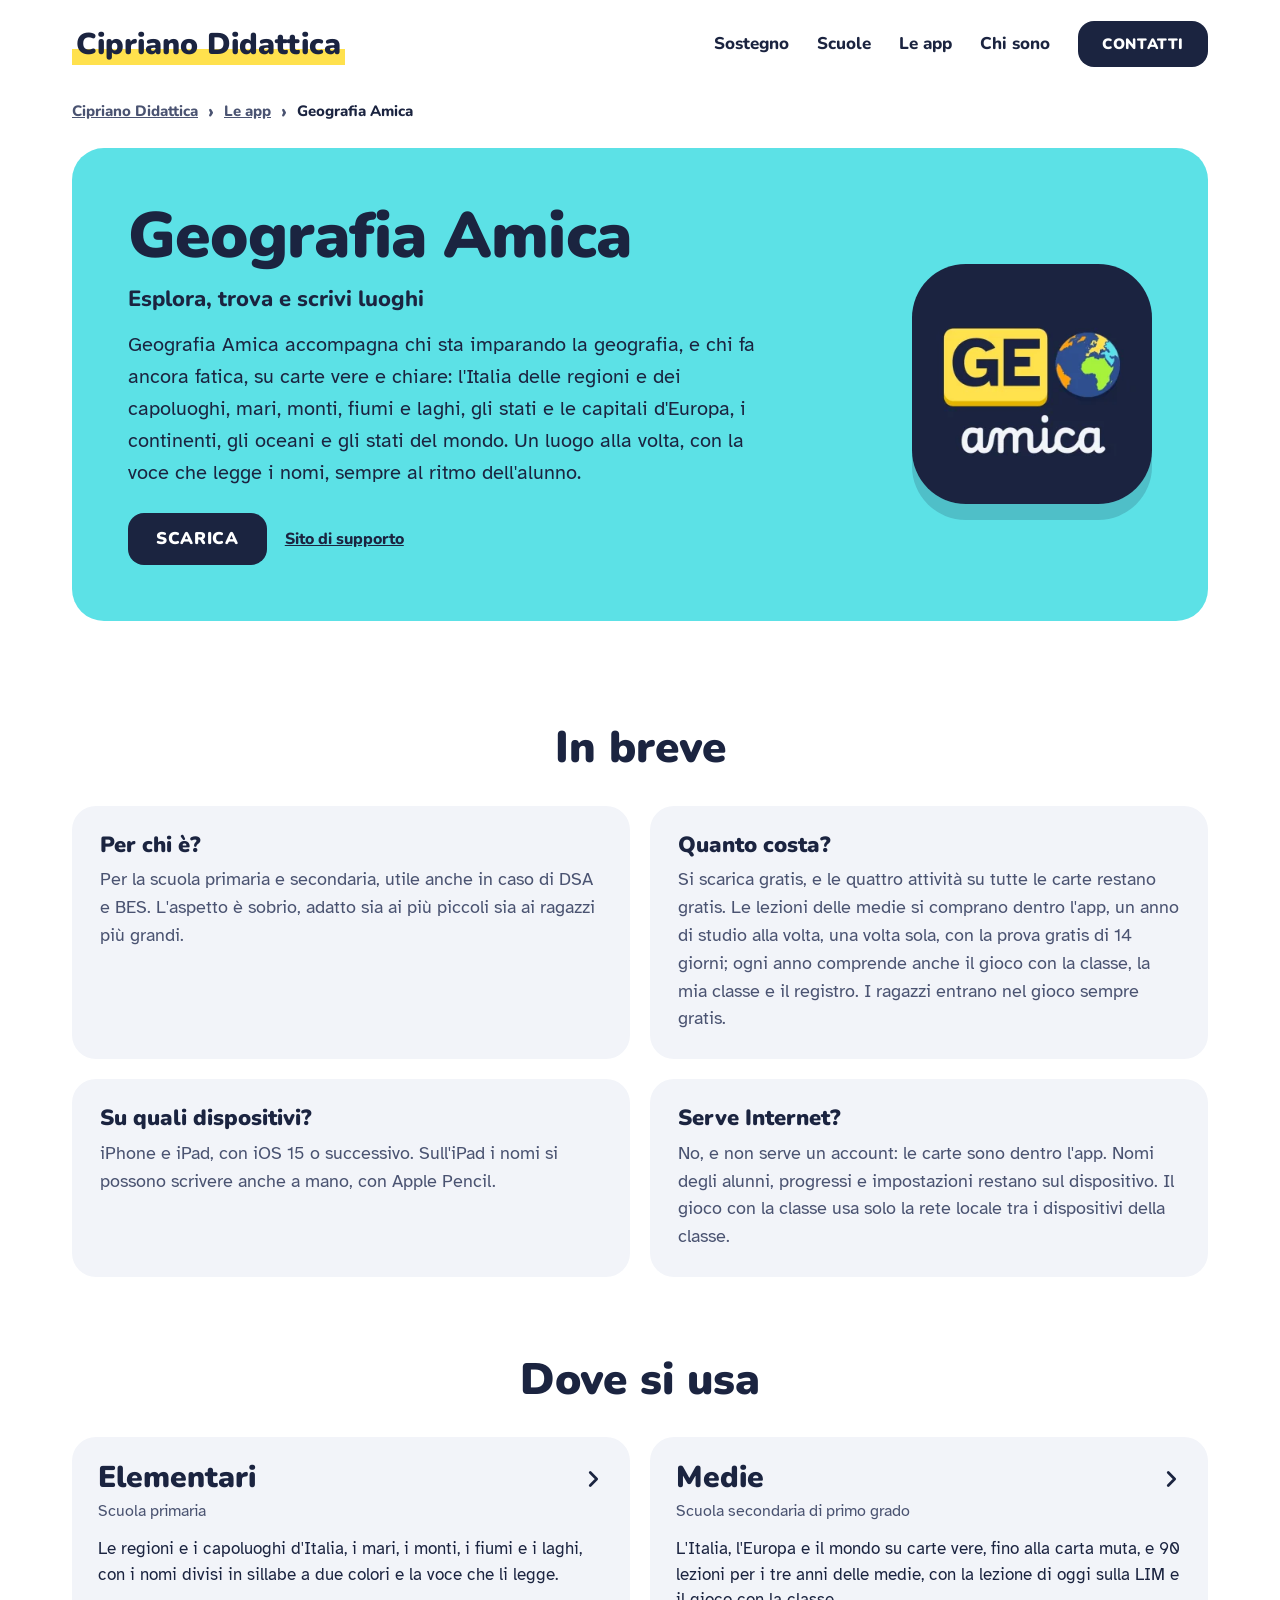
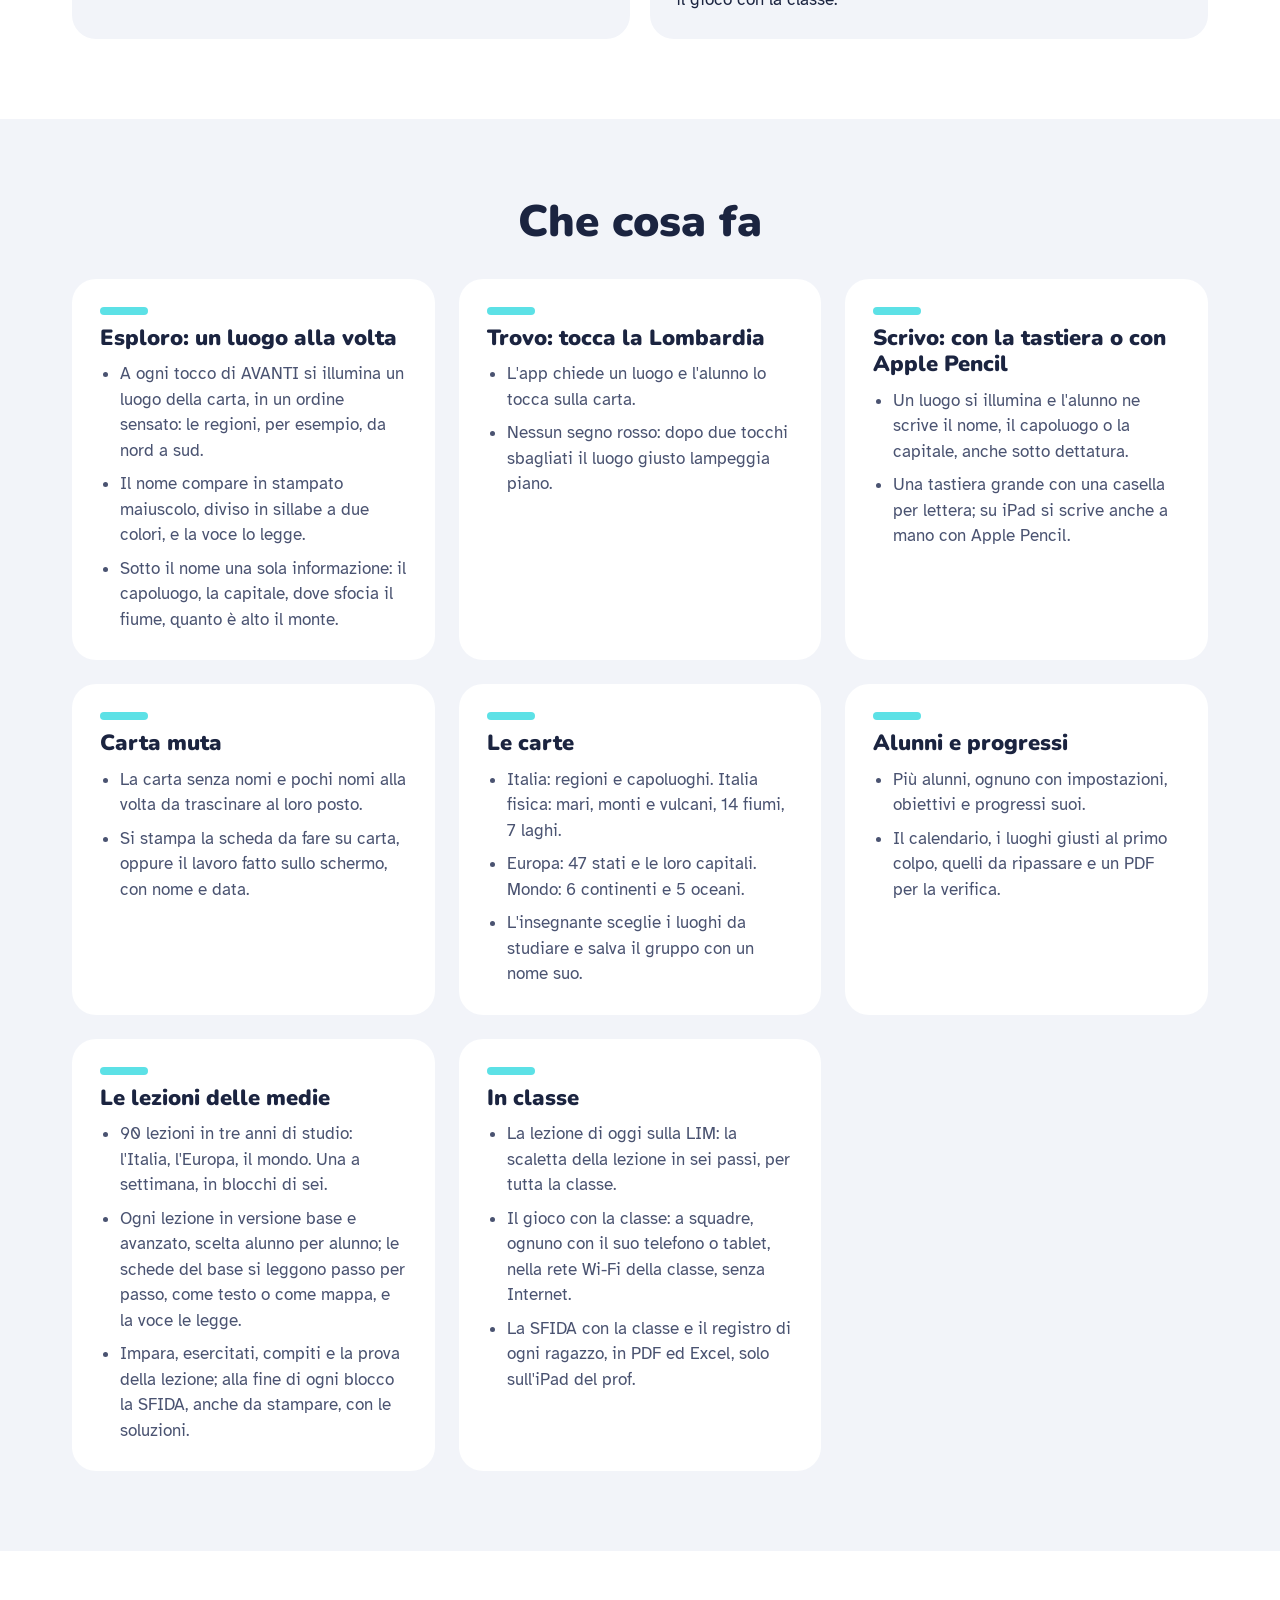
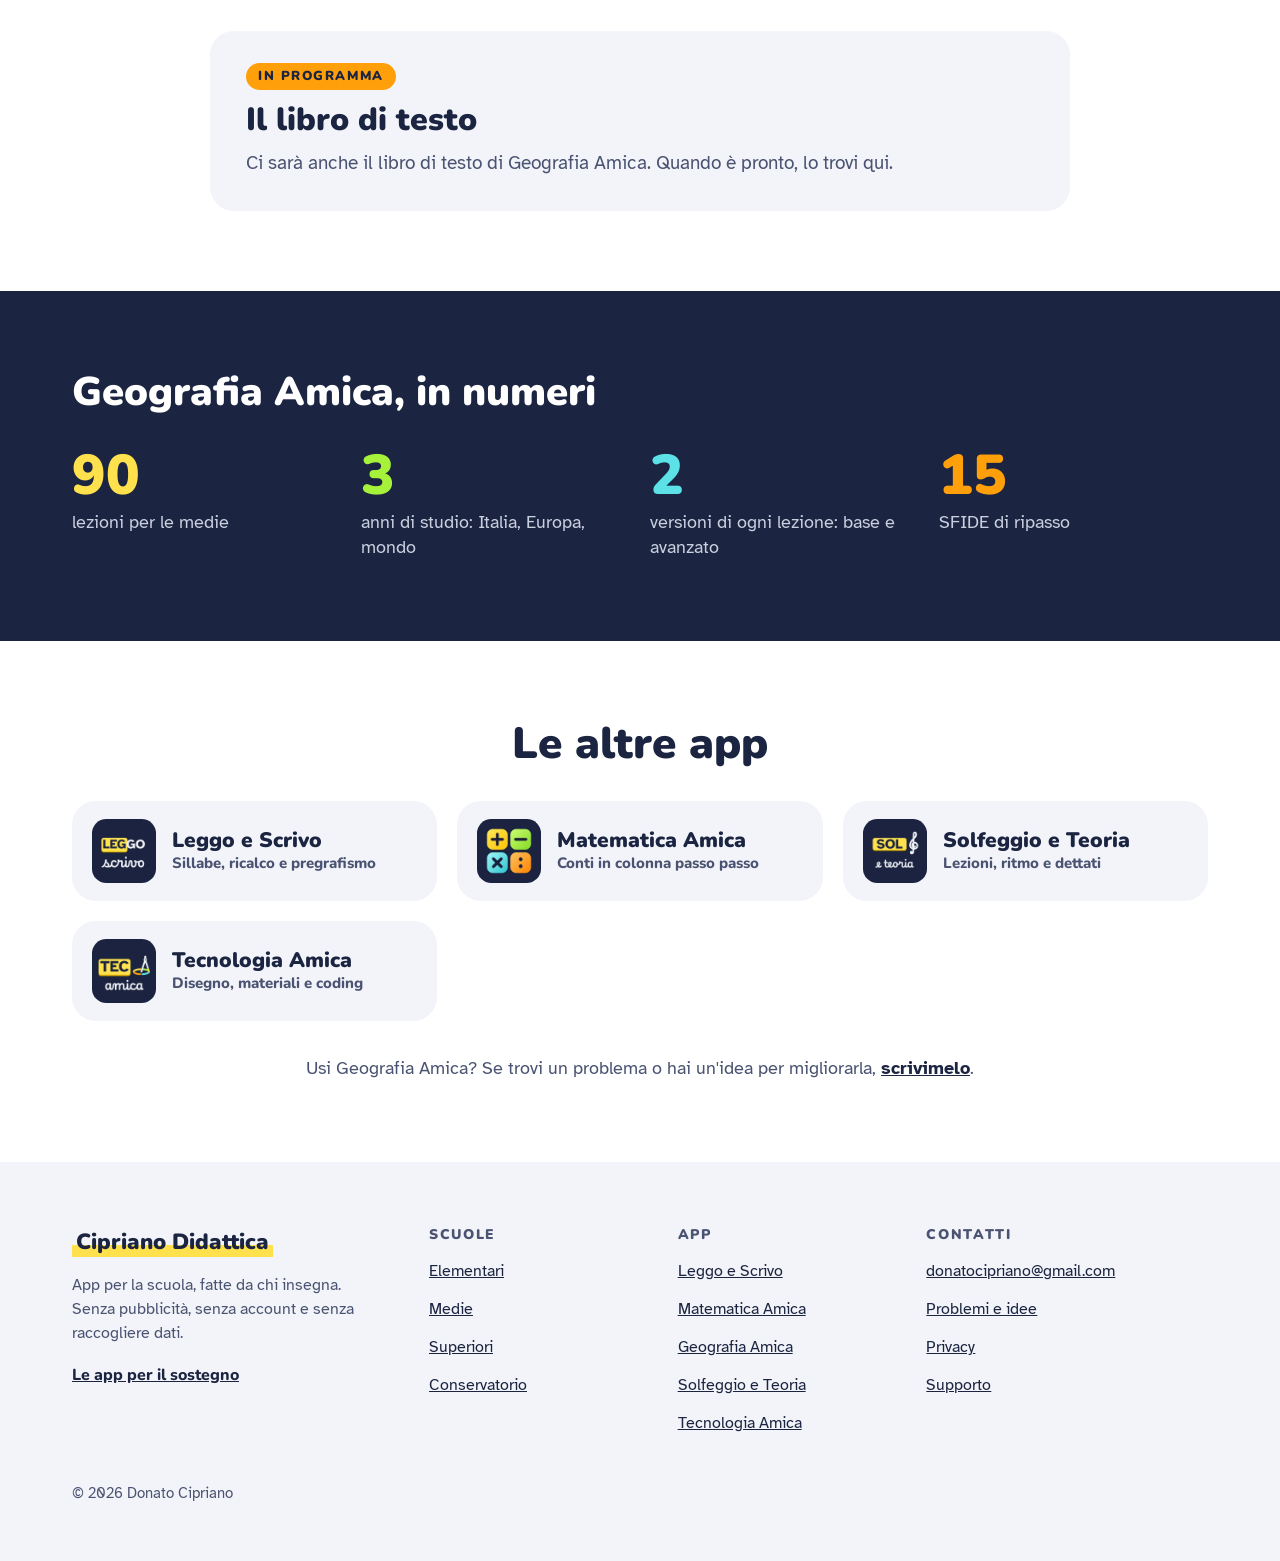
<file: geografia-amica/index.html>
<!doctype html>
<!-- Copyright © 2026 Donato Cipriano. Tutti i diritti riservati. -->
<!-- Pagina costruita da strumenti/costruisci.mjs: i testi si cambiano lì, poi si rifà il sito -->
<html lang="it">
<head>
<meta charset="utf-8">
<meta name="viewport" content="width=device-width, initial-scale=1">
<title>Geografia Amica: app di geografia con carte vere, carta muta e lezioni per le medie · Cipriano Didattica</title>
<meta name="description" content="App per iPhone e iPad: regioni, capoluoghi, fiumi, monti, stati e continenti su carte vere, fino alla carta muta, e 90 lezioni per i tre anni delle medie. Senza Internet.">
<meta name="author" content="Donato Cipriano">
<meta name="theme-color" content="#FFFFFF">
<link rel="canonical" href="https://ciprianodidattica.it/geografia-amica/">
<link rel="icon" href="../immagini/favicon.svg" type="image/svg+xml">
<link rel="icon" href="../immagini/favicon-32.png" sizes="32x32" type="image/png">
<link rel="apple-touch-icon" href="../immagini/apple-touch-icon.png">
<meta property="og:type" content="website">
<meta property="og:site_name" content="Cipriano Didattica">
<meta property="og:url" content="https://ciprianodidattica.it/geografia-amica/">
<meta property="og:locale" content="it_IT">
<meta property="og:title" content="Geografia Amica · Esplora, trova e scrivi luoghi">
<meta property="og:description" content="App per iPhone e iPad: regioni, capoluoghi, fiumi, monti, stati e continenti su carte vere, fino alla carta muta, e 90 lezioni per i tre anni delle medie. Senza Internet.">
<meta property="og:image" content="https://ciprianodidattica.it/immagini/condivisione.png">
<meta property="og:image:width" content="1200">
<meta property="og:image:height" content="630">
<meta property="og:image:alt" content="App per la scuola, fatte da chi insegna: le icone di Leggo e Scrivo, Matematica Amica, Geografia Amica e Solfeggio e Teoria.">
<meta name="twitter:card" content="summary_large_image">
<link rel="preload" href="../font/nunito-latin-900-normal.woff2" as="font" type="font/woff2" crossorigin>
<link rel="preload" href="../font/atkinson-hyperlegible-latin-400-normal.woff2" as="font" type="font/woff2" crossorigin>
<link rel="stylesheet" href="../style.css">
<script type="application/ld+json">{"@context":"https://schema.org","@graph":[{"@type":"MobileApplication","@id":"https://ciprianodidattica.it/geografia-amica/#app","name":"Geografia Amica","alternativeHeadline":"Esplora, trova e scrivi luoghi","description":"Geografia Amica accompagna chi sta imparando la geografia, e chi fa ancora fatica, su carte vere e chiare: l'Italia delle regioni e dei capoluoghi, mari, monti, fiumi e laghi, gli stati e le capitali d'Europa, i continenti, gli oceani e gli stati del mondo. Un luogo alla volta, con la voce che legge i nomi, sempre al ritmo dell'alunno.","url":"https://ciprianodidattica.it/geografia-amica/","image":"https://ciprianodidattica.it/immagini/icone/geografia-amica-1024.png","applicationCategory":"EducationalApplication","operatingSystem":"iOS 15 o successivo","inLanguage":"it","educationalLevel":["Scuola primaria","Scuola secondaria di primo grado"],"about":"Geografia","author":{"@id":"https://ciprianodidattica.it/#donato"},"publisher":{"@id":"https://ciprianodidattica.it/#donato"},"offers":{"@type":"Offer","price":"0","priceCurrency":"EUR"},"sameAs":["https://doncip82.github.io/geografia-amica/","https://apps.apple.com/it/app/geografia-amica/id6820412508"],"installUrl":"https://apps.apple.com/it/app/geografia-amica/id6820412508"},{"@type":"Person","@id":"https://ciprianodidattica.it/#donato","name":"Donato Cipriano","jobTitle":"Insegnante di sostegno","url":"https://ciprianodidattica.it/#io"},{"@type":"BreadcrumbList","itemListElement":[{"@type":"ListItem","position":1,"name":"Cipriano Didattica","item":"https://ciprianodidattica.it/"},{"@type":"ListItem","position":2,"name":"Geografia Amica","item":"https://ciprianodidattica.it/geografia-amica/"}]}]}</script>
</head>
<body>
<a class="salta" href="#contenuto">Salta al contenuto</a>

<header class="testata">
  <div class="wrap testata-riga">
    <a class="marchio" href="../"><span>Cipriano Didattica</span></a>
    <nav class="menu" aria-label="Menu principale">
      <a class="menu-voce" href="../sostegno/">Sostegno</a>
      <a class="menu-voce" href="../#scuole">Scuole</a>
      <a class="menu-voce" href="../#app">Le app</a>
      <a class="menu-voce menu-voce-io" href="../#io">Chi sono</a>
      <a class="btn btn-pieno" href="#contatti">CONTATTI</a>
    </nav>
  </div>
</header>

<main id="contenuto">

<nav class="percorso" aria-label="Sei qui">
  <div class="wrap">
    <ol>
      <li><a href="../">Cipriano Didattica</a></li>
      <li><a href="../#app">Le app</a></li>
      <li><span aria-current="page">Geografia Amica</span></li>
    </ol>
  </div>
</nav>

<section class="eroe">
  <div class="wrap">
    <div class="eroe-scheda sfondo-azzurro">
      <div class="eroe-testo">
        <h1>Geografia Amica</h1>
        <p class="sottotitolo-store">Esplora, trova e scrivi luoghi</p>
        <p class="eroe-frase">Geografia Amica accompagna chi sta imparando la geografia, e chi fa ancora fatica, su carte vere e chiare: l'Italia delle regioni e dei capoluoghi, mari, monti, fiumi e laghi, gli stati e le capitali d'Europa, i continenti, gli oceani e gli stati del mondo. Un luogo alla volta, con la voce che legge i nomi, sempre al ritmo dell'alunno.</p>
        <div class="azioni">
          <a class="btn btn-pieno" href="https://apps.apple.com/it/app/geografia-amica/id6820412508">SCARICA<span class="solo-lettori"> Geografia Amica dall'App Store</span></a>
          <a class="scopri" href="https://doncip82.github.io/geografia-amica/">Sito di supporto<span class="solo-lettori"> di Geografia Amica</span></a>
        </div>
      </div>
      <img class="eroe-icona" src="../immagini/app/geografia-amica-300.webp" srcset="../immagini/app/geografia-amica-300.webp 300w, ../immagini/app/geografia-amica-450.webp 450w, ../immagini/app/geografia-amica-600.webp 600w" sizes="(max-width: 640px) 96px, 240px" width="240" height="240" alt="" fetchpriority="high" decoding="async">
    </div>
  </div>
</section>

<section class="sezione in-breve" aria-labelledby="titolo-breve">
  <div class="wrap">
    <h2 id="titolo-breve" class="titolo-sezione">In breve</h2>
    <div class="domande">
      <div class="domanda">
        <h3>Per chi è?</h3>
        <p>Per la scuola primaria e secondaria, utile anche in caso di DSA e BES. L'aspetto è sobrio, adatto sia ai più piccoli sia ai ragazzi più grandi.</p>
      </div>
      <div class="domanda">
        <h3>Quanto costa?</h3>
        <p>Si scarica gratis, e le quattro attività su tutte le carte restano gratis. Le lezioni delle medie si comprano dentro l'app, un anno di studio alla volta, una volta sola, con la prova gratis di 14 giorni; ogni anno comprende anche il gioco con la classe, la mia classe e il registro. I ragazzi entrano nel gioco sempre gratis.</p>
      </div>
      <div class="domanda">
        <h3>Su quali dispositivi?</h3>
        <p>iPhone e iPad, con iOS 15 o successivo. Sull'iPad i nomi si possono scrivere anche a mano, con Apple Pencil.</p>
      </div>
      <div class="domanda">
        <h3>Serve Internet?</h3>
        <p>No, e non serve un account: le carte sono dentro l'app. Nomi degli alunni, progressi e impostazioni restano sul dispositivo. Il gioco con la classe usa solo la rete locale tra i dispositivi della classe.</p>
      </div>
    </div>
  </div>
</section>

<section class="sezione dove" aria-labelledby="titolo-dove">
  <div class="wrap">
    <h2 id="titolo-dove" class="titolo-sezione">Dove si usa</h2>
    <ul class="luoghi">
      <li>
        <a class="luogo" href="../elementari/">
          <span class="luogo-nome">Elementari<svg class="freccia" aria-hidden="true" focusable="false" width="22" height="22" viewBox="0 0 24 24" fill="none" stroke="currentColor" stroke-width="3" stroke-linecap="round" stroke-linejoin="round"><path d="M9 5l7 7-7 7"/></svg></span>
          <span class="luogo-ufficiale">Scuola primaria</span>
          <span class="luogo-frase">Le regioni e i capoluoghi d'Italia, i mari, i monti, i fiumi e i laghi, con i nomi divisi in sillabe a due colori e la voce che li legge.</span>
        </a>
      </li>
      <li>
        <a class="luogo" href="../medie/">
          <span class="luogo-nome">Medie<svg class="freccia" aria-hidden="true" focusable="false" width="22" height="22" viewBox="0 0 24 24" fill="none" stroke="currentColor" stroke-width="3" stroke-linecap="round" stroke-linejoin="round"><path d="M9 5l7 7-7 7"/></svg></span>
          <span class="luogo-ufficiale">Scuola secondaria di primo grado</span>
          <span class="luogo-frase">L'Italia, l'Europa e il mondo su carte vere, fino alla carta muta, e 90 lezioni per i tre anni delle medie, con la lezione di oggi sulla LIM e il gioco con la classe.</span>
        </a>
      </li>
    </ul>
  </div>
</section>

<section class="sezione funzioni" aria-labelledby="titolo-funzioni">
  <div class="wrap">
    <h2 id="titolo-funzioni" class="titolo-sezione">Che cosa fa</h2>
    <div class="griglia-funzioni">
      <div class="riquadro">
        <span class="barretta sfondo-azzurro"></span>
        <h3>Esploro: un luogo alla volta</h3>
        <ul>
          <li>A ogni tocco di AVANTI si illumina un luogo della carta, in un ordine sensato: le regioni, per esempio, da nord a sud.</li>
          <li>Il nome compare in stampato maiuscolo, diviso in sillabe a due colori, e la voce lo legge.</li>
          <li>Sotto il nome una sola informazione: il capoluogo, la capitale, dove sfocia il fiume, quanto è alto il monte.</li>
        </ul>
      </div>
      <div class="riquadro">
        <span class="barretta sfondo-azzurro"></span>
        <h3>Trovo: tocca la Lombardia</h3>
        <ul>
          <li>L'app chiede un luogo e l'alunno lo tocca sulla carta.</li>
          <li>Nessun segno rosso: dopo due tocchi sbagliati il luogo giusto lampeggia piano.</li>
        </ul>
      </div>
      <div class="riquadro">
        <span class="barretta sfondo-azzurro"></span>
        <h3>Scrivo: con la tastiera o con Apple Pencil</h3>
        <ul>
          <li>Un luogo si illumina e l'alunno ne scrive il nome, il capoluogo o la capitale, anche sotto dettatura.</li>
          <li>Una tastiera grande con una casella per lettera; su iPad si scrive anche a mano con Apple Pencil.</li>
        </ul>
      </div>
      <div class="riquadro">
        <span class="barretta sfondo-azzurro"></span>
        <h3>Carta muta</h3>
        <ul>
          <li>La carta senza nomi e pochi nomi alla volta da trascinare al loro posto.</li>
          <li>Si stampa la scheda da fare su carta, oppure il lavoro fatto sullo schermo, con nome e data.</li>
        </ul>
      </div>
      <div class="riquadro">
        <span class="barretta sfondo-azzurro"></span>
        <h3>Le carte</h3>
        <ul>
          <li>Italia: regioni e capoluoghi. Italia fisica: mari, monti e vulcani, 14 fiumi, 7 laghi.</li>
          <li>Europa: 47 stati e le loro capitali. Mondo: 6 continenti e 5 oceani.</li>
          <li>L'insegnante sceglie i luoghi da studiare e salva il gruppo con un nome suo.</li>
        </ul>
      </div>
      <div class="riquadro">
        <span class="barretta sfondo-azzurro"></span>
        <h3>Alunni e progressi</h3>
        <ul>
          <li>Più alunni, ognuno con impostazioni, obiettivi e progressi suoi.</li>
          <li>Il calendario, i luoghi giusti al primo colpo, quelli da ripassare e un PDF per la verifica.</li>
        </ul>
      </div>
      <div class="riquadro">
        <span class="barretta sfondo-azzurro"></span>
        <h3>Le lezioni delle medie</h3>
        <ul>
          <li>90 lezioni in tre anni di studio: l'Italia, l'Europa, il mondo. Una a settimana, in blocchi di sei.</li>
          <li>Ogni lezione in versione base e avanzato, scelta alunno per alunno; le schede del base si leggono passo per passo, come testo o come mappa, e la voce le legge.</li>
          <li>Impara, esercitati, compiti e la prova della lezione; alla fine di ogni blocco la SFIDA, anche da stampare, con le soluzioni.</li>
        </ul>
      </div>
      <div class="riquadro">
        <span class="barretta sfondo-azzurro"></span>
        <h3>In classe</h3>
        <ul>
          <li>La lezione di oggi sulla LIM: la scaletta della lezione in sei passi, per tutta la classe.</li>
          <li>Il gioco con la classe: a squadre, ognuno con il suo telefono o tablet, nella rete Wi-Fi della classe, senza Internet.</li>
          <li>La SFIDA con la classe e il registro di ogni ragazzo, in PDF ed Excel, solo sull'iPad del prof.</li>
        </ul>
      </div>
    </div>
  </div>
</section>

<section class="sezione libro" aria-labelledby="titolo-libro">
  <div class="wrap">
    <div class="libro-riquadro">
      <span class="bollino">IN PROGRAMMA</span>
      <h2 id="titolo-libro">Il libro di testo</h2>
      <p>Ci sarà anche il libro di testo di Geografia Amica. Quando è pronto, lo trovi qui.</p>
    </div>
  </div>
</section>

<section class="novita" aria-labelledby="titolo-numeri">
  <div class="wrap">
    <h2 id="titolo-numeri">Geografia Amica, in numeri</h2>
    <ul class="numeri griglia-4">
      <li><span class="numero numero-giallo">90</span> lezioni per le medie</li>
      <li><span class="numero numero-verde">3</span> anni di studio: Italia, Europa, mondo</li>
      <li><span class="numero numero-azzurro">2</span> versioni di ogni lezione: base e avanzato</li>
      <li><span class="numero numero-arancione">15</span> SFIDE di ripasso</li>
    </ul>
  </div>
</section>

<section class="sezione altre-app" aria-labelledby="titolo-altre-app">
  <div class="wrap">
    <h2 id="titolo-altre-app" class="titolo-sezione">Le altre app</h2>
    <ul class="app-piccole">
      <li>
        <a class="app-piccola" href="../leggo-e-scrivo/">
          <img src="../immagini/app/leggo-e-scrivo-300.webp" srcset="../immagini/app/leggo-e-scrivo-300.webp 300w, ../immagini/app/leggo-e-scrivo-450.webp 450w, ../immagini/app/leggo-e-scrivo-600.webp 600w" sizes="64px" width="64" height="64" alt="" loading="lazy" decoding="async">
          <span><strong>Leggo e Scrivo</strong> <span>Sillabe, ricalco e pregrafismo</span></span>
        </a>
      </li>
      <li>
        <a class="app-piccola" href="../matematica-amica/">
          <img src="../immagini/app/matematica-amica-300.webp" srcset="../immagini/app/matematica-amica-300.webp 300w, ../immagini/app/matematica-amica-450.webp 450w, ../immagini/app/matematica-amica-600.webp 600w" sizes="64px" width="64" height="64" alt="" loading="lazy" decoding="async">
          <span><strong>Matematica Amica</strong> <span>Conti in colonna passo passo</span></span>
        </a>
      </li>
      <li>
        <a class="app-piccola" href="../solfeggio-e-teoria/">
          <img src="../immagini/app/solfeggio-e-teoria-300.webp" srcset="../immagini/app/solfeggio-e-teoria-300.webp 300w, ../immagini/app/solfeggio-e-teoria-450.webp 450w, ../immagini/app/solfeggio-e-teoria-600.webp 600w" sizes="64px" width="64" height="64" alt="" loading="lazy" decoding="async">
          <span><strong>Solfeggio e Teoria</strong> <span>Lezioni, ritmo e dettati</span></span>
        </a>
      </li>
      <li>
        <a class="app-piccola" href="../tecnologia-amica/">
          <img src="../immagini/app/tecnologia-amica-300.webp" srcset="../immagini/app/tecnologia-amica-300.webp 300w, ../immagini/app/tecnologia-amica-450.webp 450w, ../immagini/app/tecnologia-amica-600.webp 600w" sizes="64px" width="64" height="64" alt="" loading="lazy" decoding="async">
          <span><strong>Tecnologia Amica</strong> <span>Disegno, materiali e coding</span></span>
        </a>
      </li>
    </ul>
    <p class="invito">Usi Geografia Amica? Se trovi un problema o hai un'idea per migliorarla, <a href="../scrivimi/">scrivimelo</a>.</p>
  </div>
</section>

</main>

<footer id="contatti" class="piede">
  <div class="wrap">
    <div class="piede-griglia">
      <div class="piede-marchio">
        <a class="marchio" href="../"><span>Cipriano Didattica</span></a>
        <p>App per la scuola, fatte da chi insegna. Senza pubblicità, senza account e senza raccogliere dati.</p>
        <a class="piede-sostegno" href="../sostegno/">Le app per il sostegno</a>
      </div>
      <nav aria-labelledby="piede-scuole">
        <h2 id="piede-scuole">Scuole</h2>
        <ul>
          <li><a href="../elementari/">Elementari</a></li>
          <li><a href="../medie/">Medie</a></li>
          <li><a href="../superiori/">Superiori</a></li>
          <li><a href="../conservatorio/">Conservatorio</a></li>
        </ul>
      </nav>
      <nav aria-labelledby="piede-app">
        <h2 id="piede-app">App</h2>
        <ul>
          <li><a href="../leggo-e-scrivo/">Leggo e Scrivo</a></li>
          <li><a href="../matematica-amica/">Matematica Amica</a></li>
          <li><a href="../geografia-amica/">Geografia Amica</a></li>
          <li><a href="../solfeggio-e-teoria/">Solfeggio e Teoria</a></li>
          <li><a href="../tecnologia-amica/">Tecnologia Amica</a></li>
        </ul>
      </nav>
      <div>
        <h2>Contatti</h2>
        <ul>
          <li><a href="mailto:donatocipriano@gmail.com">donatocipriano@gmail.com</a></li>
          <li><a href="../scrivimi/">Problemi e idee</a></li>
          <li><a href="../privacy.html">Privacy</a></li>
          <li><a href="../privacy.html#supporto">Supporto</a></li>
        </ul>
      </div>
    </div>
    <small>© 2026 Donato Cipriano</small>
  </div>
</footer>
</body>
</html>
</file>
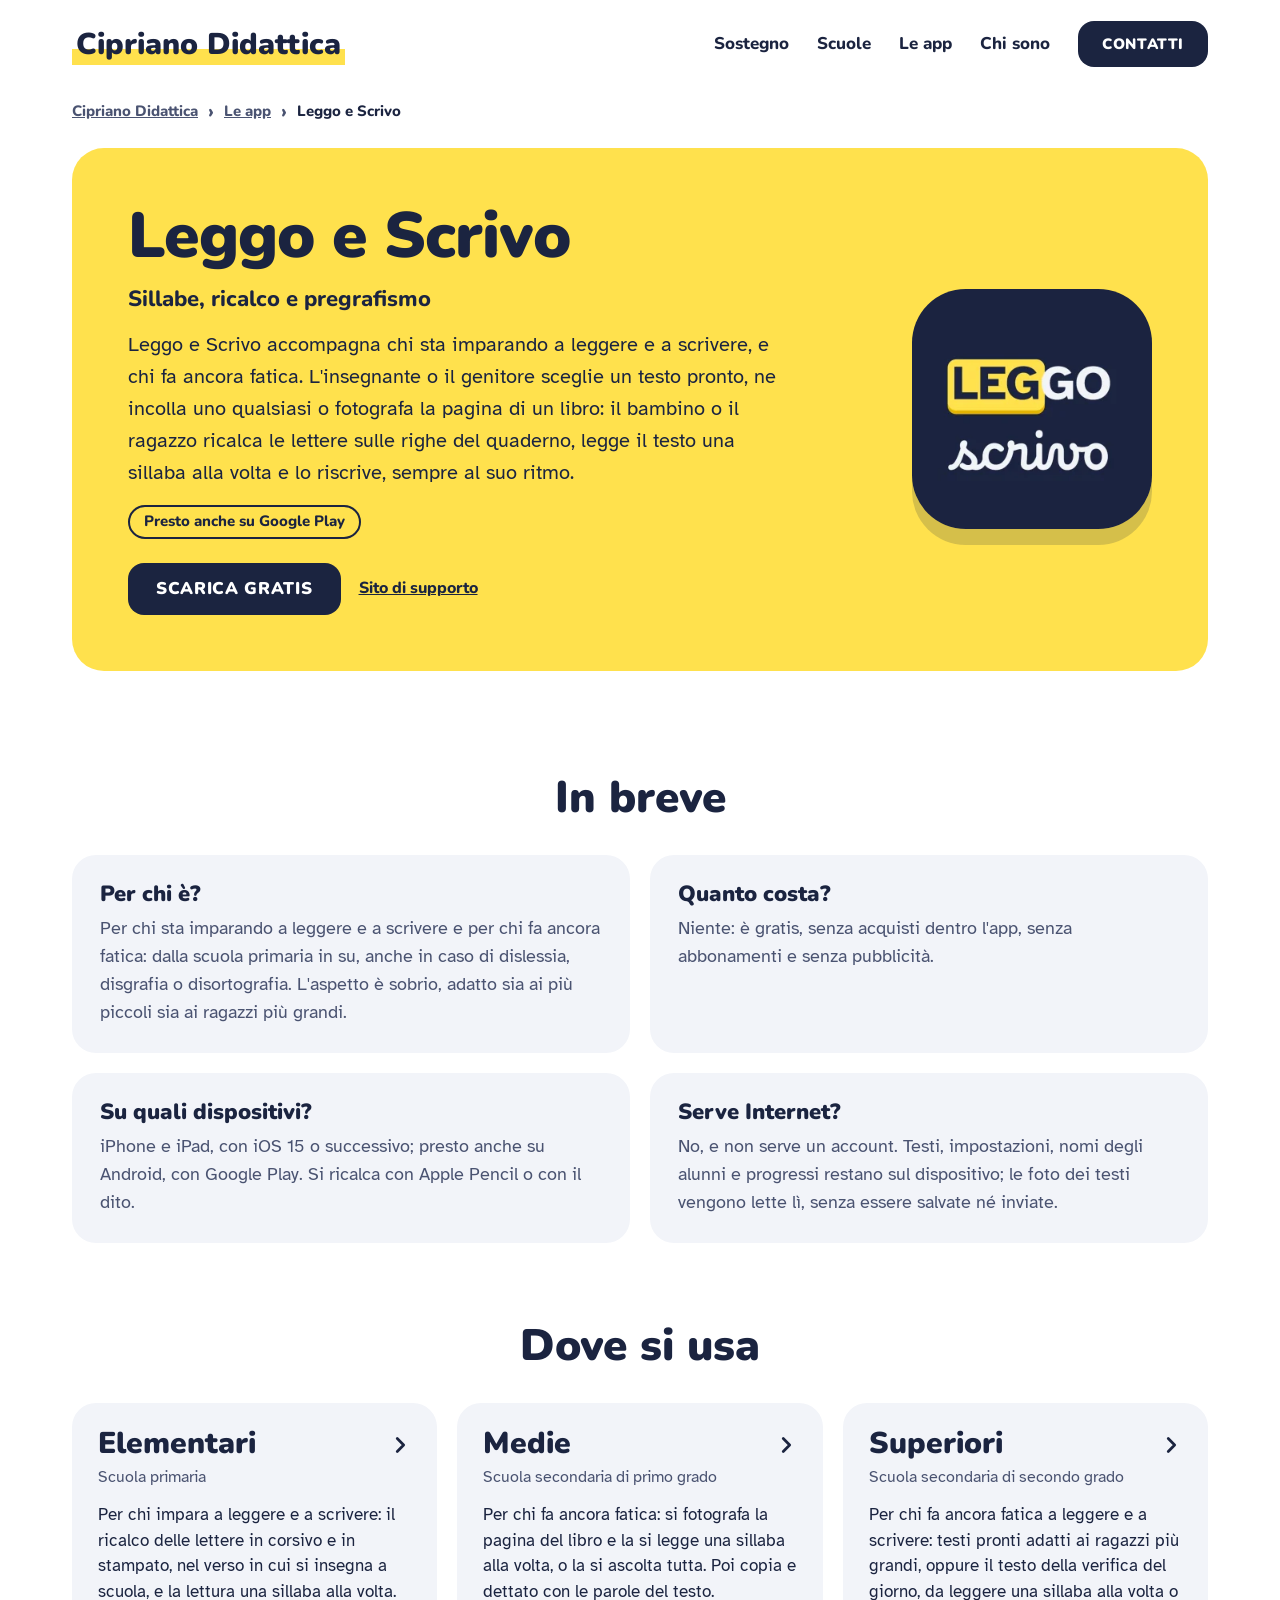
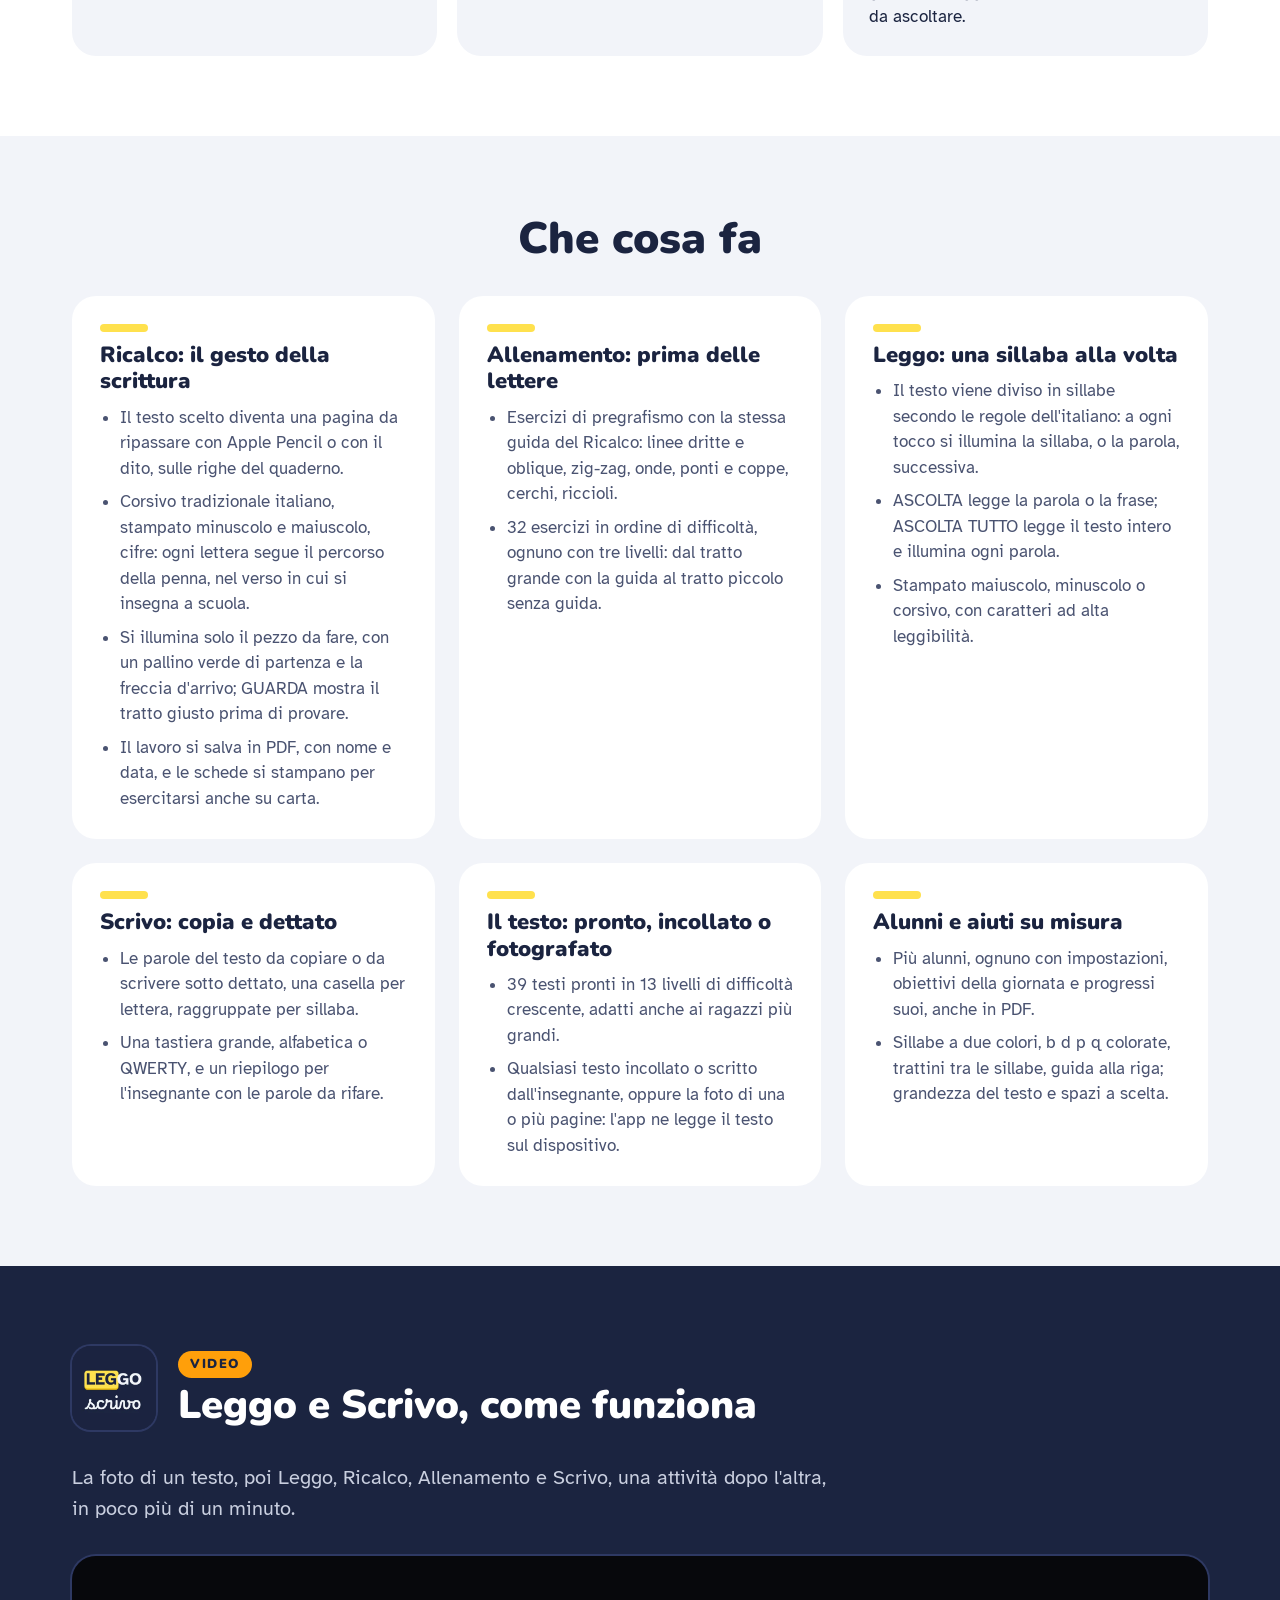
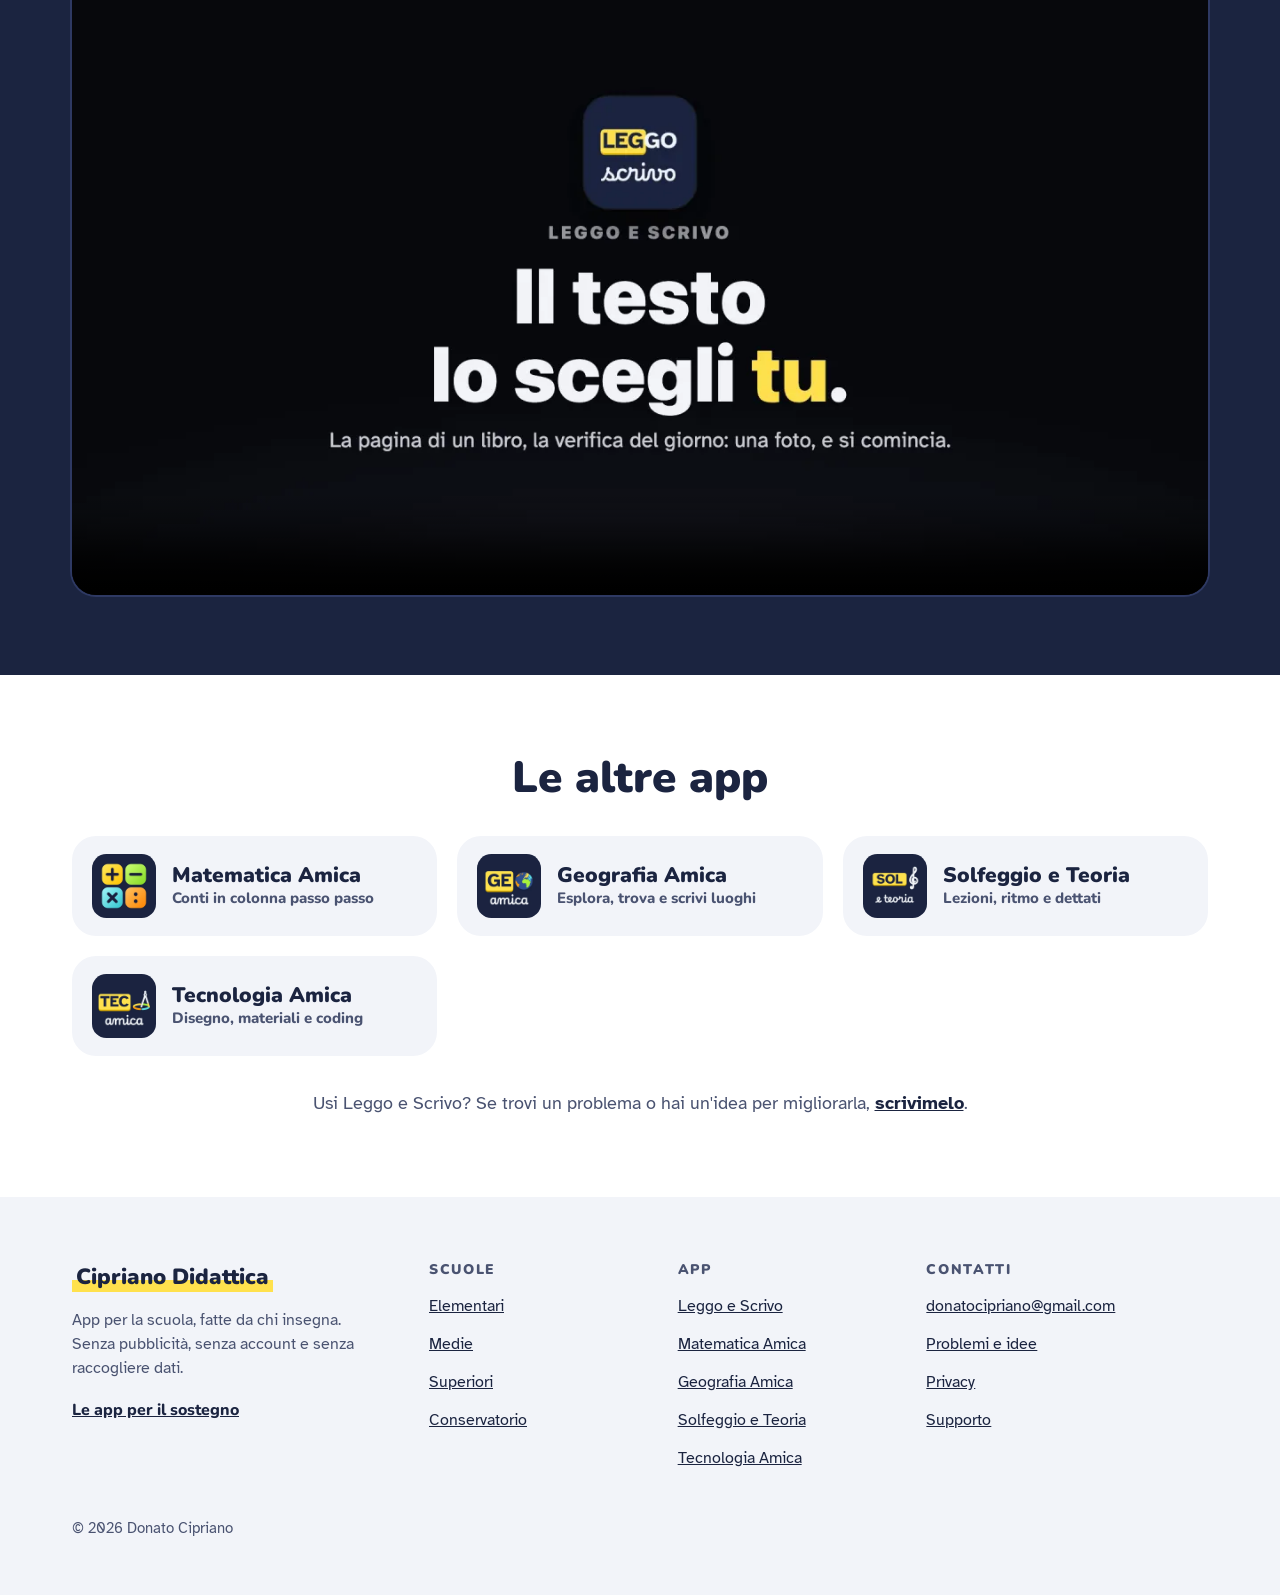
<file: leggo-e-scrivo/index.html>
<!doctype html>
<!-- Copyright © 2026 Donato Cipriano. Tutti i diritti riservati. -->
<!-- Pagina costruita da strumenti/costruisci.mjs: i testi si cambiano lì, poi si rifà il sito -->
<html lang="it">
<head>
<meta charset="utf-8">
<meta name="viewport" content="width=device-width, initial-scale=1">
<title>Leggo e Scrivo: app per imparare a leggere e a scrivere, con sillabe e ricalco · Cipriano Didattica</title>
<meta name="description" content="App gratuita per iPhone e iPad: ricalco delle lettere con Apple Pencil, lettura una sillaba alla volta, pregrafismo, copia e dettato. Senza Internet e senza account.">
<meta name="author" content="Donato Cipriano">
<meta name="theme-color" content="#FFFFFF">
<link rel="canonical" href="https://ciprianodidattica.it/leggo-e-scrivo/">
<link rel="icon" href="../immagini/favicon.svg" type="image/svg+xml">
<link rel="icon" href="../immagini/favicon-32.png" sizes="32x32" type="image/png">
<link rel="apple-touch-icon" href="../immagini/apple-touch-icon.png">
<meta property="og:type" content="website">
<meta property="og:site_name" content="Cipriano Didattica">
<meta property="og:url" content="https://ciprianodidattica.it/leggo-e-scrivo/">
<meta property="og:locale" content="it_IT">
<meta property="og:title" content="Leggo e Scrivo · Sillabe, ricalco e pregrafismo">
<meta property="og:description" content="App gratuita per iPhone e iPad: ricalco delle lettere con Apple Pencil, lettura una sillaba alla volta, pregrafismo, copia e dettato. Senza Internet e senza account.">
<meta property="og:image" content="https://ciprianodidattica.it/immagini/condivisione.png">
<meta property="og:image:width" content="1200">
<meta property="og:image:height" content="630">
<meta property="og:image:alt" content="App per la scuola, fatte da chi insegna: le icone di Leggo e Scrivo, Matematica Amica, Geografia Amica e Solfeggio e Teoria.">
<meta name="twitter:card" content="summary_large_image">
<link rel="preload" href="../font/nunito-latin-900-normal.woff2" as="font" type="font/woff2" crossorigin>
<link rel="preload" href="../font/atkinson-hyperlegible-latin-400-normal.woff2" as="font" type="font/woff2" crossorigin>
<link rel="stylesheet" href="../style.css">
<script type="application/ld+json">{"@context":"https://schema.org","@graph":[{"@type":"MobileApplication","@id":"https://ciprianodidattica.it/leggo-e-scrivo/#app","name":"Leggo e Scrivo","alternativeHeadline":"Sillabe, ricalco e pregrafismo","description":"Leggo e Scrivo accompagna chi sta imparando a leggere e a scrivere, e chi fa ancora fatica. L'insegnante o il genitore sceglie un testo pronto, ne incolla uno qualsiasi o fotografa la pagina di un libro: il bambino o il ragazzo ricalca le lettere sulle righe del quaderno, legge il testo una sillaba alla volta e lo riscrive, sempre al suo ritmo.","url":"https://ciprianodidattica.it/leggo-e-scrivo/","image":"https://ciprianodidattica.it/immagini/icone/leggo-e-scrivo-1024.png","applicationCategory":"EducationalApplication","operatingSystem":"iOS 15 o successivo","inLanguage":"it","educationalLevel":["Scuola primaria","Scuola secondaria di primo grado","Scuola secondaria di secondo grado"],"about":"Italiano","author":{"@id":"https://ciprianodidattica.it/#donato"},"publisher":{"@id":"https://ciprianodidattica.it/#donato"},"offers":{"@type":"Offer","price":"0","priceCurrency":"EUR"},"sameAs":["https://doncip82.github.io/leggo-e-scrivo/","https://apps.apple.com/it/app/leggo-e-scrivo/id6816164780"],"installUrl":"https://apps.apple.com/it/app/leggo-e-scrivo/id6816164780","isAccessibleForFree":true},{"@type":"Person","@id":"https://ciprianodidattica.it/#donato","name":"Donato Cipriano","jobTitle":"Insegnante di sostegno","url":"https://ciprianodidattica.it/#io"},{"@type":"BreadcrumbList","itemListElement":[{"@type":"ListItem","position":1,"name":"Cipriano Didattica","item":"https://ciprianodidattica.it/"},{"@type":"ListItem","position":2,"name":"Leggo e Scrivo","item":"https://ciprianodidattica.it/leggo-e-scrivo/"}]},{"@type":"VideoObject","name":"Leggo e Scrivo, come funziona","description":"Come funziona Leggo e Scrivo: la foto della pagina di un libro, la lettura una sillaba alla volta, il ricalco delle lettere, il pregrafismo, copia e dettato, gli obiettivi di ogni giorno.","inLanguage":"it","thumbnailUrl":["https://ciprianodidattica.it/immagini/video/leggo-e-scrivo-come-funziona-orizzontale.webp","https://ciprianodidattica.it/immagini/video/leggo-e-scrivo-come-funziona-verticale.webp"],"uploadDate":"2026-10-31","duration":"PT1M8S","contentUrl":"https://ciprianodidattica.it/video/leggo-e-scrivo-come-funziona-orizzontale.mp4"}]}</script>
</head>
<body>
<a class="salta" href="#contenuto">Salta al contenuto</a>

<header class="testata">
  <div class="wrap testata-riga">
    <a class="marchio" href="../"><span>Cipriano Didattica</span></a>
    <nav class="menu" aria-label="Menu principale">
      <a class="menu-voce" href="../sostegno/">Sostegno</a>
      <a class="menu-voce" href="../#scuole">Scuole</a>
      <a class="menu-voce" href="../#app">Le app</a>
      <a class="menu-voce menu-voce-io" href="../#io">Chi sono</a>
      <a class="btn btn-pieno" href="#contatti">CONTATTI</a>
    </nav>
  </div>
</header>

<main id="contenuto">

<nav class="percorso" aria-label="Sei qui">
  <div class="wrap">
    <ol>
      <li><a href="../">Cipriano Didattica</a></li>
      <li><a href="../#app">Le app</a></li>
      <li><span aria-current="page">Leggo e Scrivo</span></li>
    </ol>
  </div>
</nav>

<section class="eroe">
  <div class="wrap">
    <div class="eroe-scheda sfondo-giallo">
      <div class="eroe-testo">
        <h1>Leggo e Scrivo</h1>
        <p class="sottotitolo-store">Sillabe, ricalco e pregrafismo</p>
        <p class="eroe-frase">Leggo e Scrivo accompagna chi sta imparando a leggere e a scrivere, e chi fa ancora fatica. L'insegnante o il genitore sceglie un testo pronto, ne incolla uno qualsiasi o fotografa la pagina di un libro: il bambino o il ragazzo ricalca le lettere sulle righe del quaderno, legge il testo una sillaba alla volta e lo riscrive, sempre al suo ritmo.</p>
        <p class="presto-android">Presto anche su Google Play</p>
        <div class="azioni">
          <a class="btn btn-pieno" href="https://apps.apple.com/it/app/leggo-e-scrivo/id6816164780">SCARICA GRATIS<span class="solo-lettori"> Leggo e Scrivo dall'App Store</span></a>
          <a class="scopri" href="https://doncip82.github.io/leggo-e-scrivo/">Sito di supporto<span class="solo-lettori"> di Leggo e Scrivo</span></a>
        </div>
      </div>
      <img class="eroe-icona" src="../immagini/app/leggo-e-scrivo-300.webp" srcset="../immagini/app/leggo-e-scrivo-300.webp 300w, ../immagini/app/leggo-e-scrivo-450.webp 450w, ../immagini/app/leggo-e-scrivo-600.webp 600w" sizes="(max-width: 640px) 96px, 240px" width="240" height="240" alt="" fetchpriority="high" decoding="async">
    </div>
  </div>
</section>

<section class="sezione in-breve" aria-labelledby="titolo-breve">
  <div class="wrap">
    <h2 id="titolo-breve" class="titolo-sezione">In breve</h2>
    <div class="domande">
      <div class="domanda">
        <h3>Per chi è?</h3>
        <p>Per chi sta imparando a leggere e a scrivere e per chi fa ancora fatica: dalla scuola primaria in su, anche in caso di dislessia, disgrafia o disortografia. L'aspetto è sobrio, adatto sia ai più piccoli sia ai ragazzi più grandi.</p>
      </div>
      <div class="domanda">
        <h3>Quanto costa?</h3>
        <p>Niente: è gratis, senza acquisti dentro l'app, senza abbonamenti e senza pubblicità.</p>
      </div>
      <div class="domanda">
        <h3>Su quali dispositivi?</h3>
        <p>iPhone e iPad, con iOS 15 o successivo; presto anche su Android, con Google Play. Si ricalca con Apple Pencil o con il dito.</p>
      </div>
      <div class="domanda">
        <h3>Serve Internet?</h3>
        <p>No, e non serve un account. Testi, impostazioni, nomi degli alunni e progressi restano sul dispositivo; le foto dei testi vengono lette lì, senza essere salvate né inviate.</p>
      </div>
    </div>
  </div>
</section>

<section class="sezione dove" aria-labelledby="titolo-dove">
  <div class="wrap">
    <h2 id="titolo-dove" class="titolo-sezione">Dove si usa</h2>
    <ul class="luoghi">
      <li>
        <a class="luogo" href="../elementari/">
          <span class="luogo-nome">Elementari<svg class="freccia" aria-hidden="true" focusable="false" width="22" height="22" viewBox="0 0 24 24" fill="none" stroke="currentColor" stroke-width="3" stroke-linecap="round" stroke-linejoin="round"><path d="M9 5l7 7-7 7"/></svg></span>
          <span class="luogo-ufficiale">Scuola primaria</span>
          <span class="luogo-frase">Per chi impara a leggere e a scrivere: il ricalco delle lettere in corsivo e in stampato, nel verso in cui si insegna a scuola, e la lettura una sillaba alla volta.</span>
        </a>
      </li>
      <li>
        <a class="luogo" href="../medie/">
          <span class="luogo-nome">Medie<svg class="freccia" aria-hidden="true" focusable="false" width="22" height="22" viewBox="0 0 24 24" fill="none" stroke="currentColor" stroke-width="3" stroke-linecap="round" stroke-linejoin="round"><path d="M9 5l7 7-7 7"/></svg></span>
          <span class="luogo-ufficiale">Scuola secondaria di primo grado</span>
          <span class="luogo-frase">Per chi fa ancora fatica: si fotografa la pagina del libro e la si legge una sillaba alla volta, o la si ascolta tutta. Poi copia e dettato con le parole del testo.</span>
        </a>
      </li>
      <li>
        <a class="luogo" href="../superiori/">
          <span class="luogo-nome">Superiori<svg class="freccia" aria-hidden="true" focusable="false" width="22" height="22" viewBox="0 0 24 24" fill="none" stroke="currentColor" stroke-width="3" stroke-linecap="round" stroke-linejoin="round"><path d="M9 5l7 7-7 7"/></svg></span>
          <span class="luogo-ufficiale">Scuola secondaria di secondo grado</span>
          <span class="luogo-frase">Per chi fa ancora fatica a leggere e a scrivere: testi pronti adatti ai ragazzi più grandi, oppure il testo della verifica del giorno, da leggere una sillaba alla volta o da ascoltare.</span>
        </a>
      </li>
    </ul>
  </div>
</section>

<section class="sezione funzioni" aria-labelledby="titolo-funzioni">
  <div class="wrap">
    <h2 id="titolo-funzioni" class="titolo-sezione">Che cosa fa</h2>
    <div class="griglia-funzioni">
      <div class="riquadro">
        <span class="barretta sfondo-giallo"></span>
        <h3>Ricalco: il gesto della scrittura</h3>
        <ul>
          <li>Il testo scelto diventa una pagina da ripassare con Apple Pencil o con il dito, sulle righe del quaderno.</li>
          <li>Corsivo tradizionale italiano, stampato minuscolo e maiuscolo, cifre: ogni lettera segue il percorso della penna, nel verso in cui si insegna a scuola.</li>
          <li>Si illumina solo il pezzo da fare, con un pallino verde di partenza e la freccia d'arrivo; GUARDA mostra il tratto giusto prima di provare.</li>
          <li>Il lavoro si salva in PDF, con nome e data, e le schede si stampano per esercitarsi anche su carta.</li>
        </ul>
      </div>
      <div class="riquadro">
        <span class="barretta sfondo-giallo"></span>
        <h3>Allenamento: prima delle lettere</h3>
        <ul>
          <li>Esercizi di pregrafismo con la stessa guida del Ricalco: linee dritte e oblique, zig-zag, onde, ponti e coppe, cerchi, riccioli.</li>
          <li>32 esercizi in ordine di difficoltà, ognuno con tre livelli: dal tratto grande con la guida al tratto piccolo senza guida.</li>
        </ul>
      </div>
      <div class="riquadro">
        <span class="barretta sfondo-giallo"></span>
        <h3>Leggo: una sillaba alla volta</h3>
        <ul>
          <li>Il testo viene diviso in sillabe secondo le regole dell'italiano: a ogni tocco si illumina la sillaba, o la parola, successiva.</li>
          <li>ASCOLTA legge la parola o la frase; ASCOLTA TUTTO legge il testo intero e illumina ogni parola.</li>
          <li>Stampato maiuscolo, minuscolo o corsivo, con caratteri ad alta leggibilità.</li>
        </ul>
      </div>
      <div class="riquadro">
        <span class="barretta sfondo-giallo"></span>
        <h3>Scrivo: copia e dettato</h3>
        <ul>
          <li>Le parole del testo da copiare o da scrivere sotto dettato, una casella per lettera, raggruppate per sillaba.</li>
          <li>Una tastiera grande, alfabetica o QWERTY, e un riepilogo per l'insegnante con le parole da rifare.</li>
        </ul>
      </div>
      <div class="riquadro">
        <span class="barretta sfondo-giallo"></span>
        <h3>Il testo: pronto, incollato o fotografato</h3>
        <ul>
          <li>39 testi pronti in 13 livelli di difficoltà crescente, adatti anche ai ragazzi più grandi.</li>
          <li>Qualsiasi testo incollato o scritto dall'insegnante, oppure la foto di una o più pagine: l'app ne legge il testo sul dispositivo.</li>
        </ul>
      </div>
      <div class="riquadro">
        <span class="barretta sfondo-giallo"></span>
        <h3>Alunni e aiuti su misura</h3>
        <ul>
          <li>Più alunni, ognuno con impostazioni, obiettivi della giornata e progressi suoi, anche in PDF.</li>
          <li>Sillabe a due colori, b d p q colorate, trattini tra le sillabe, guida alla riga; grandezza del testo e spazi a scelta.</li>
        </ul>
      </div>
    </div>
  </div>
</section>

<section id="video" class="novita" aria-labelledby="titolo-video">
  <div class="wrap">
    <div class="novita-testa">
      <img src="../immagini/app/leggo-e-scrivo-300.webp" srcset="../immagini/app/leggo-e-scrivo-300.webp 300w, ../immagini/app/leggo-e-scrivo-450.webp 450w, ../immagini/app/leggo-e-scrivo-600.webp 600w" sizes="84px" width="84" height="84" alt="" loading="lazy" decoding="async">
      <div>
        <span class="bollino">VIDEO</span>
        <h2 id="titolo-video">Leggo e Scrivo, come funziona</h2>
      </div>
    </div>
    <p class="arrivo-frase">La foto di un testo, poi Leggo, Ricalco, Allenamento e Scrivo, una attività dopo l'altra, in poco più di un minuto.</p>
    <!-- Due video: orizzontale sugli schermi larghi, verticale sul telefono. preload="none": non si scaricano finché non si toccano -->
    <div class="video-numeri">
      <video class="video-orizzontale" controls preload="none" playsinline poster="../immagini/video/leggo-e-scrivo-come-funziona-orizzontale.webp" width="1920" height="1080" aria-label="Video: Leggo e Scrivo, come funziona, 68 secondi, con musica e senza voce">
        <source src="../video/leggo-e-scrivo-come-funziona-orizzontale.mp4" type="video/mp4">
        <a href="../video/leggo-e-scrivo-come-funziona-orizzontale.mp4">Guarda il video</a>
      </video>
      <video class="video-verticale" controls preload="none" playsinline poster="../immagini/video/leggo-e-scrivo-come-funziona-verticale.webp" width="1080" height="1920" aria-label="Video: Leggo e Scrivo, come funziona, 68 secondi, con musica e senza voce">
        <source src="../video/leggo-e-scrivo-come-funziona-verticale.mp4" type="video/mp4">
        <a href="../video/leggo-e-scrivo-come-funziona-verticale.mp4">Guarda il video</a>
      </video>
    </div>
  </div>
</section>

<section class="sezione altre-app" aria-labelledby="titolo-altre-app">
  <div class="wrap">
    <h2 id="titolo-altre-app" class="titolo-sezione">Le altre app</h2>
    <ul class="app-piccole">
      <li>
        <a class="app-piccola" href="../matematica-amica/">
          <img src="../immagini/app/matematica-amica-300.webp" srcset="../immagini/app/matematica-amica-300.webp 300w, ../immagini/app/matematica-amica-450.webp 450w, ../immagini/app/matematica-amica-600.webp 600w" sizes="64px" width="64" height="64" alt="" loading="lazy" decoding="async">
          <span><strong>Matematica Amica</strong> <span>Conti in colonna passo passo</span></span>
        </a>
      </li>
      <li>
        <a class="app-piccola" href="../geografia-amica/">
          <img src="../immagini/app/geografia-amica-300.webp" srcset="../immagini/app/geografia-amica-300.webp 300w, ../immagini/app/geografia-amica-450.webp 450w, ../immagini/app/geografia-amica-600.webp 600w" sizes="64px" width="64" height="64" alt="" loading="lazy" decoding="async">
          <span><strong>Geografia Amica</strong> <span>Esplora, trova e scrivi luoghi</span></span>
        </a>
      </li>
      <li>
        <a class="app-piccola" href="../solfeggio-e-teoria/">
          <img src="../immagini/app/solfeggio-e-teoria-300.webp" srcset="../immagini/app/solfeggio-e-teoria-300.webp 300w, ../immagini/app/solfeggio-e-teoria-450.webp 450w, ../immagini/app/solfeggio-e-teoria-600.webp 600w" sizes="64px" width="64" height="64" alt="" loading="lazy" decoding="async">
          <span><strong>Solfeggio e Teoria</strong> <span>Lezioni, ritmo e dettati</span></span>
        </a>
      </li>
      <li>
        <a class="app-piccola" href="../tecnologia-amica/">
          <img src="../immagini/app/tecnologia-amica-300.webp" srcset="../immagini/app/tecnologia-amica-300.webp 300w, ../immagini/app/tecnologia-amica-450.webp 450w, ../immagini/app/tecnologia-amica-600.webp 600w" sizes="64px" width="64" height="64" alt="" loading="lazy" decoding="async">
          <span><strong>Tecnologia Amica</strong> <span>Disegno, materiali e coding</span></span>
        </a>
      </li>
    </ul>
    <p class="invito">Usi Leggo e Scrivo? Se trovi un problema o hai un'idea per migliorarla, <a href="../scrivimi/">scrivimelo</a>.</p>
  </div>
</section>

</main>

<footer id="contatti" class="piede">
  <div class="wrap">
    <div class="piede-griglia">
      <div class="piede-marchio">
        <a class="marchio" href="../"><span>Cipriano Didattica</span></a>
        <p>App per la scuola, fatte da chi insegna. Senza pubblicità, senza account e senza raccogliere dati.</p>
        <a class="piede-sostegno" href="../sostegno/">Le app per il sostegno</a>
      </div>
      <nav aria-labelledby="piede-scuole">
        <h2 id="piede-scuole">Scuole</h2>
        <ul>
          <li><a href="../elementari/">Elementari</a></li>
          <li><a href="../medie/">Medie</a></li>
          <li><a href="../superiori/">Superiori</a></li>
          <li><a href="../conservatorio/">Conservatorio</a></li>
        </ul>
      </nav>
      <nav aria-labelledby="piede-app">
        <h2 id="piede-app">App</h2>
        <ul>
          <li><a href="../leggo-e-scrivo/">Leggo e Scrivo</a></li>
          <li><a href="../matematica-amica/">Matematica Amica</a></li>
          <li><a href="../geografia-amica/">Geografia Amica</a></li>
          <li><a href="../solfeggio-e-teoria/">Solfeggio e Teoria</a></li>
          <li><a href="../tecnologia-amica/">Tecnologia Amica</a></li>
        </ul>
      </nav>
      <div>
        <h2>Contatti</h2>
        <ul>
          <li><a href="mailto:donatocipriano@gmail.com">donatocipriano@gmail.com</a></li>
          <li><a href="../scrivimi/">Problemi e idee</a></li>
          <li><a href="../privacy.html">Privacy</a></li>
          <li><a href="../privacy.html#supporto">Supporto</a></li>
        </ul>
      </div>
    </div>
    <small>© 2026 Donato Cipriano</small>
  </div>
</footer>
</body>
</html>
</file>
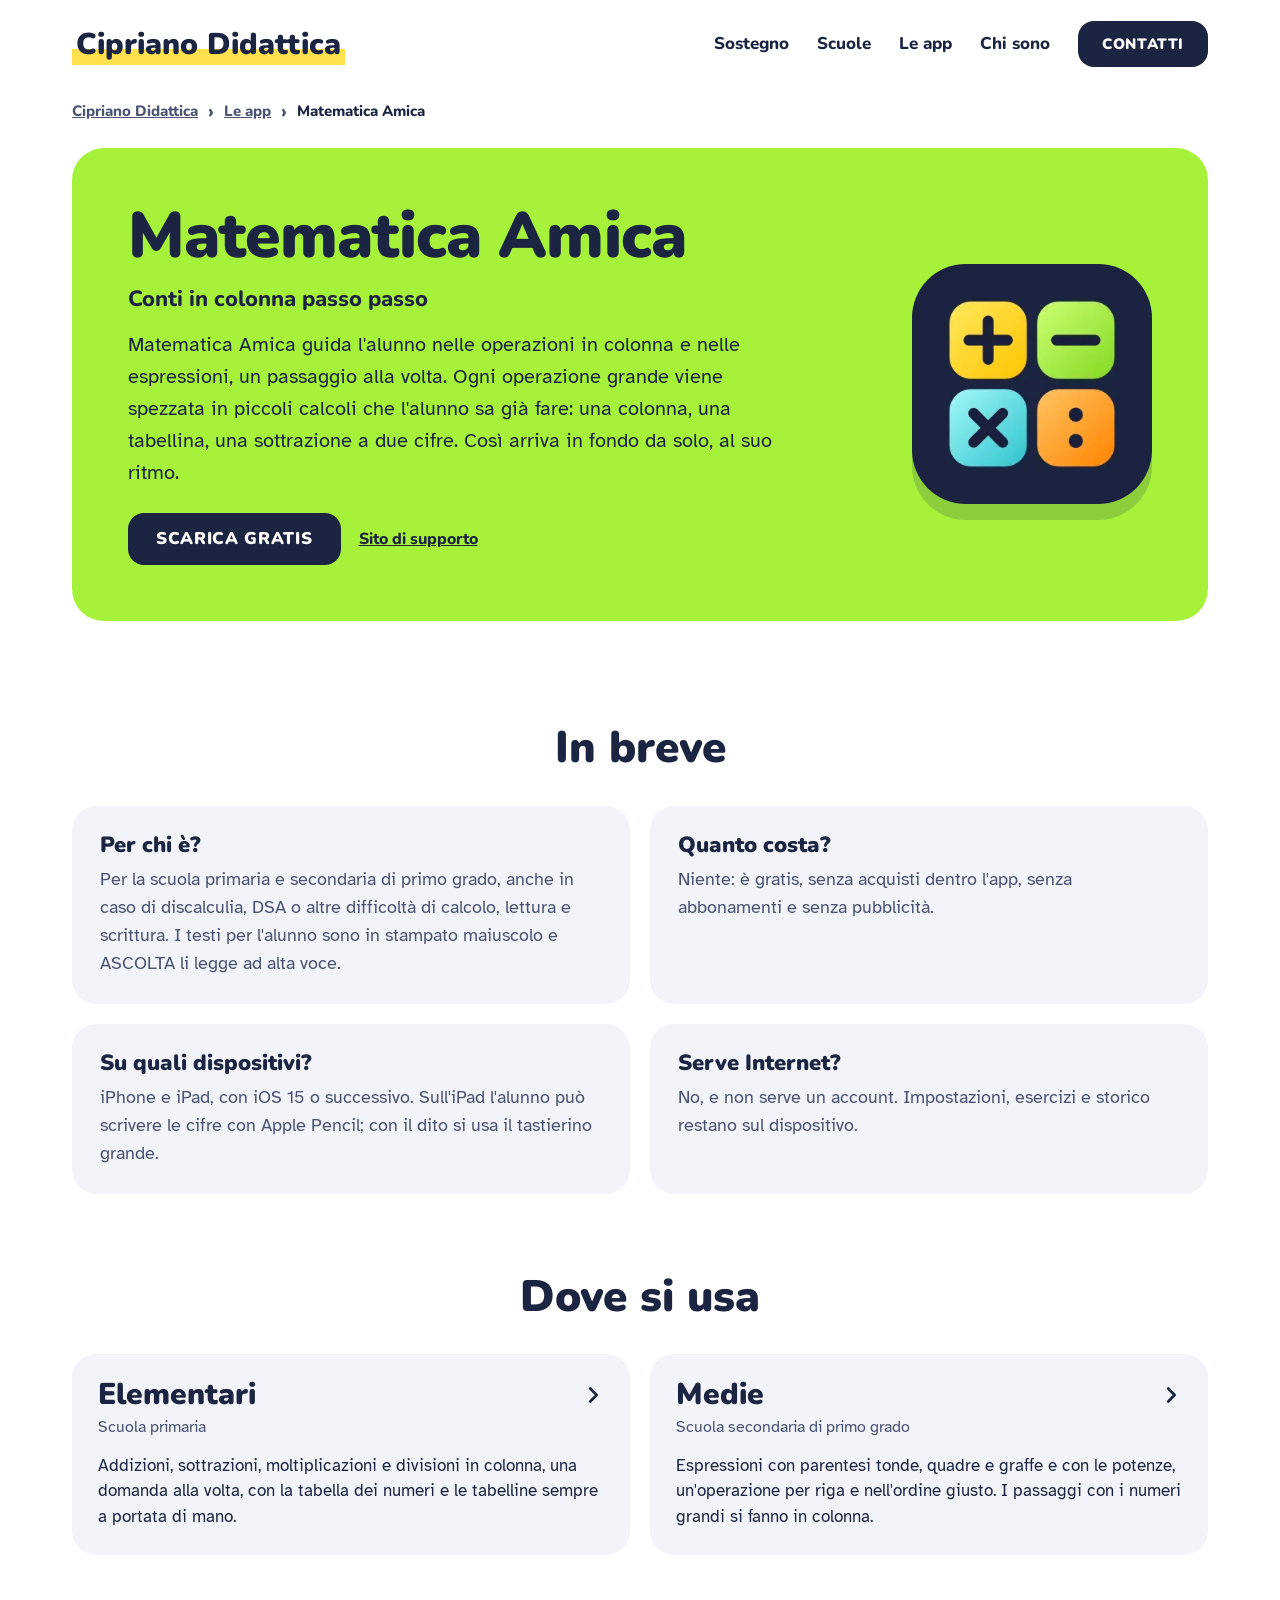
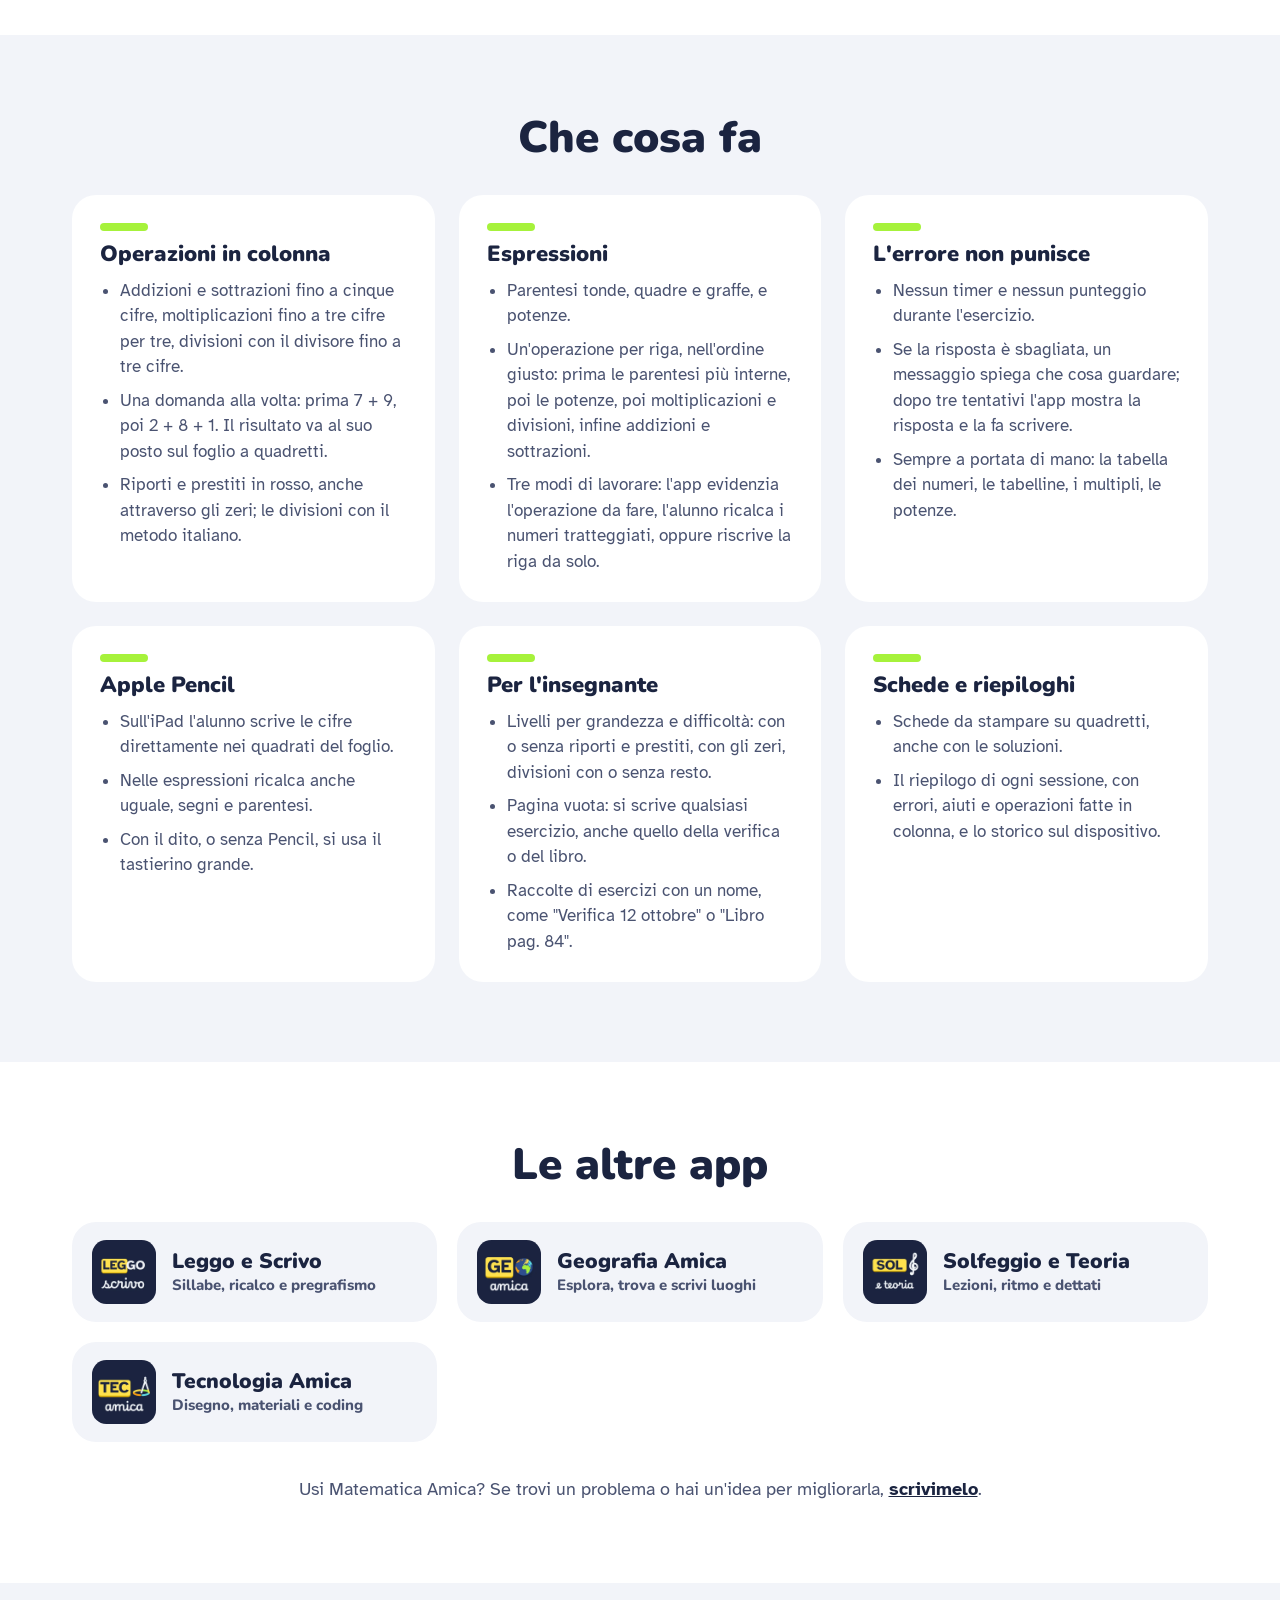
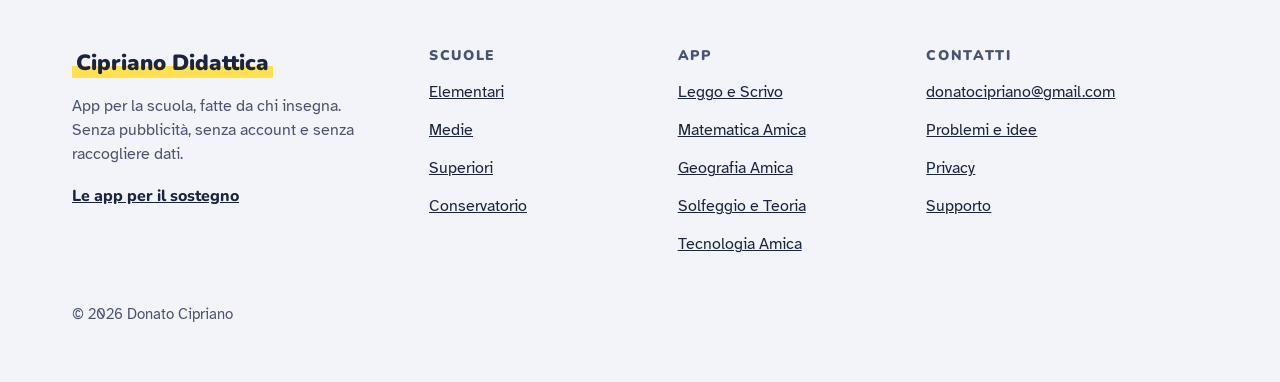
<file: matematica-amica/index.html>
<!doctype html>
<!-- Copyright © 2026 Donato Cipriano. Tutti i diritti riservati. -->
<!-- Pagina costruita da strumenti/costruisci.mjs: i testi si cambiano lì, poi si rifà il sito -->
<html lang="it">
<head>
<meta charset="utf-8">
<meta name="viewport" content="width=device-width, initial-scale=1">
<title>Matematica Amica: app per le operazioni in colonna e le espressioni · Cipriano Didattica</title>
<meta name="description" content="App gratuita per iPhone e iPad: operazioni in colonna ed espressioni, un piccolo calcolo alla volta, con Apple Pencil o con i tasti. Per la primaria e le medie, senza Internet.">
<meta name="author" content="Donato Cipriano">
<meta name="theme-color" content="#FFFFFF">
<link rel="canonical" href="https://ciprianodidattica.it/matematica-amica/">
<link rel="icon" href="../immagini/favicon.svg" type="image/svg+xml">
<link rel="icon" href="../immagini/favicon-32.png" sizes="32x32" type="image/png">
<link rel="apple-touch-icon" href="../immagini/apple-touch-icon.png">
<meta property="og:type" content="website">
<meta property="og:site_name" content="Cipriano Didattica">
<meta property="og:url" content="https://ciprianodidattica.it/matematica-amica/">
<meta property="og:locale" content="it_IT">
<meta property="og:title" content="Matematica Amica · Conti in colonna passo passo">
<meta property="og:description" content="App gratuita per iPhone e iPad: operazioni in colonna ed espressioni, un piccolo calcolo alla volta, con Apple Pencil o con i tasti. Per la primaria e le medie, senza Internet.">
<meta property="og:image" content="https://ciprianodidattica.it/immagini/condivisione.png">
<meta property="og:image:width" content="1200">
<meta property="og:image:height" content="630">
<meta property="og:image:alt" content="App per la scuola, fatte da chi insegna: le icone di Leggo e Scrivo, Matematica Amica, Geografia Amica e Solfeggio e Teoria.">
<meta name="twitter:card" content="summary_large_image">
<link rel="preload" href="../font/nunito-latin-900-normal.woff2" as="font" type="font/woff2" crossorigin>
<link rel="preload" href="../font/atkinson-hyperlegible-latin-400-normal.woff2" as="font" type="font/woff2" crossorigin>
<link rel="stylesheet" href="../style.css">
<script type="application/ld+json">{"@context":"https://schema.org","@graph":[{"@type":"MobileApplication","@id":"https://ciprianodidattica.it/matematica-amica/#app","name":"Matematica Amica","alternativeHeadline":"Conti in colonna passo passo","description":"Matematica Amica guida l'alunno nelle operazioni in colonna e nelle espressioni, un passaggio alla volta. Ogni operazione grande viene spezzata in piccoli calcoli che l'alunno sa già fare: una colonna, una tabellina, una sottrazione a due cifre. Così arriva in fondo da solo, al suo ritmo.","url":"https://ciprianodidattica.it/matematica-amica/","image":"https://ciprianodidattica.it/immagini/icone/matematica-amica-1024.png","applicationCategory":"EducationalApplication","operatingSystem":"iOS 15 o successivo","inLanguage":"it","educationalLevel":["Scuola primaria","Scuola secondaria di primo grado"],"about":"Matematica","author":{"@id":"https://ciprianodidattica.it/#donato"},"publisher":{"@id":"https://ciprianodidattica.it/#donato"},"offers":{"@type":"Offer","price":"0","priceCurrency":"EUR"},"sameAs":["https://doncip82.github.io/leggo-e-scrivo/matematica-amica/","https://apps.apple.com/it/app/matematica-amica/id6817377890"],"installUrl":"https://apps.apple.com/it/app/matematica-amica/id6817377890","isAccessibleForFree":true},{"@type":"Person","@id":"https://ciprianodidattica.it/#donato","name":"Donato Cipriano","jobTitle":"Insegnante di sostegno","url":"https://ciprianodidattica.it/#io"},{"@type":"BreadcrumbList","itemListElement":[{"@type":"ListItem","position":1,"name":"Cipriano Didattica","item":"https://ciprianodidattica.it/"},{"@type":"ListItem","position":2,"name":"Matematica Amica","item":"https://ciprianodidattica.it/matematica-amica/"}]}]}</script>
</head>
<body>
<a class="salta" href="#contenuto">Salta al contenuto</a>

<header class="testata">
  <div class="wrap testata-riga">
    <a class="marchio" href="../"><span>Cipriano Didattica</span></a>
    <nav class="menu" aria-label="Menu principale">
      <a class="menu-voce" href="../sostegno/">Sostegno</a>
      <a class="menu-voce" href="../#scuole">Scuole</a>
      <a class="menu-voce" href="../#app">Le app</a>
      <a class="menu-voce menu-voce-io" href="../#io">Chi sono</a>
      <a class="btn btn-pieno" href="#contatti">CONTATTI</a>
    </nav>
  </div>
</header>

<main id="contenuto">

<nav class="percorso" aria-label="Sei qui">
  <div class="wrap">
    <ol>
      <li><a href="../">Cipriano Didattica</a></li>
      <li><a href="../#app">Le app</a></li>
      <li><span aria-current="page">Matematica Amica</span></li>
    </ol>
  </div>
</nav>

<section class="eroe">
  <div class="wrap">
    <div class="eroe-scheda sfondo-verde">
      <div class="eroe-testo">
        <h1>Matematica Amica</h1>
        <p class="sottotitolo-store">Conti in colonna passo passo</p>
        <p class="eroe-frase">Matematica Amica guida l'alunno nelle operazioni in colonna e nelle espressioni, un passaggio alla volta. Ogni operazione grande viene spezzata in piccoli calcoli che l'alunno sa già fare: una colonna, una tabellina, una sottrazione a due cifre. Così arriva in fondo da solo, al suo ritmo.</p>
        <div class="azioni">
          <a class="btn btn-pieno" href="https://apps.apple.com/it/app/matematica-amica/id6817377890">SCARICA GRATIS<span class="solo-lettori"> Matematica Amica dall'App Store</span></a>
          <a class="scopri" href="https://doncip82.github.io/leggo-e-scrivo/matematica-amica/">Sito di supporto<span class="solo-lettori"> di Matematica Amica</span></a>
        </div>
      </div>
      <img class="eroe-icona" src="../immagini/app/matematica-amica-300.webp" srcset="../immagini/app/matematica-amica-300.webp 300w, ../immagini/app/matematica-amica-450.webp 450w, ../immagini/app/matematica-amica-600.webp 600w" sizes="(max-width: 640px) 96px, 240px" width="240" height="240" alt="" fetchpriority="high" decoding="async">
    </div>
  </div>
</section>

<section class="sezione in-breve" aria-labelledby="titolo-breve">
  <div class="wrap">
    <h2 id="titolo-breve" class="titolo-sezione">In breve</h2>
    <div class="domande">
      <div class="domanda">
        <h3>Per chi è?</h3>
        <p>Per la scuola primaria e secondaria di primo grado, anche in caso di discalculia, DSA o altre difficoltà di calcolo, lettura e scrittura. I testi per l'alunno sono in stampato maiuscolo e ASCOLTA li legge ad alta voce.</p>
      </div>
      <div class="domanda">
        <h3>Quanto costa?</h3>
        <p>Niente: è gratis, senza acquisti dentro l'app, senza abbonamenti e senza pubblicità.</p>
      </div>
      <div class="domanda">
        <h3>Su quali dispositivi?</h3>
        <p>iPhone e iPad, con iOS 15 o successivo. Sull'iPad l'alunno può scrivere le cifre con Apple Pencil; con il dito si usa il tastierino grande.</p>
      </div>
      <div class="domanda">
        <h3>Serve Internet?</h3>
        <p>No, e non serve un account. Impostazioni, esercizi e storico restano sul dispositivo.</p>
      </div>
    </div>
  </div>
</section>

<section class="sezione dove" aria-labelledby="titolo-dove">
  <div class="wrap">
    <h2 id="titolo-dove" class="titolo-sezione">Dove si usa</h2>
    <ul class="luoghi">
      <li>
        <a class="luogo" href="../elementari/">
          <span class="luogo-nome">Elementari<svg class="freccia" aria-hidden="true" focusable="false" width="22" height="22" viewBox="0 0 24 24" fill="none" stroke="currentColor" stroke-width="3" stroke-linecap="round" stroke-linejoin="round"><path d="M9 5l7 7-7 7"/></svg></span>
          <span class="luogo-ufficiale">Scuola primaria</span>
          <span class="luogo-frase">Addizioni, sottrazioni, moltiplicazioni e divisioni in colonna, una domanda alla volta, con la tabella dei numeri e le tabelline sempre a portata di mano.</span>
        </a>
      </li>
      <li>
        <a class="luogo" href="../medie/">
          <span class="luogo-nome">Medie<svg class="freccia" aria-hidden="true" focusable="false" width="22" height="22" viewBox="0 0 24 24" fill="none" stroke="currentColor" stroke-width="3" stroke-linecap="round" stroke-linejoin="round"><path d="M9 5l7 7-7 7"/></svg></span>
          <span class="luogo-ufficiale">Scuola secondaria di primo grado</span>
          <span class="luogo-frase">Espressioni con parentesi tonde, quadre e graffe e con le potenze, un'operazione per riga e nell'ordine giusto. I passaggi con i numeri grandi si fanno in colonna.</span>
        </a>
      </li>
    </ul>
  </div>
</section>

<section class="sezione funzioni" aria-labelledby="titolo-funzioni">
  <div class="wrap">
    <h2 id="titolo-funzioni" class="titolo-sezione">Che cosa fa</h2>
    <div class="griglia-funzioni">
      <div class="riquadro">
        <span class="barretta sfondo-verde"></span>
        <h3>Operazioni in colonna</h3>
        <ul>
          <li>Addizioni e sottrazioni fino a cinque cifre, moltiplicazioni fino a tre cifre per tre, divisioni con il divisore fino a tre cifre.</li>
          <li>Una domanda alla volta: prima 7 + 9, poi 2 + 8 + 1. Il risultato va al suo posto sul foglio a quadretti.</li>
          <li>Riporti e prestiti in rosso, anche attraverso gli zeri; le divisioni con il metodo italiano.</li>
        </ul>
      </div>
      <div class="riquadro">
        <span class="barretta sfondo-verde"></span>
        <h3>Espressioni</h3>
        <ul>
          <li>Parentesi tonde, quadre e graffe, e potenze.</li>
          <li>Un'operazione per riga, nell'ordine giusto: prima le parentesi più interne, poi le potenze, poi moltiplicazioni e divisioni, infine addizioni e sottrazioni.</li>
          <li>Tre modi di lavorare: l'app evidenzia l'operazione da fare, l'alunno ricalca i numeri tratteggiati, oppure riscrive la riga da solo.</li>
        </ul>
      </div>
      <div class="riquadro">
        <span class="barretta sfondo-verde"></span>
        <h3>L'errore non punisce</h3>
        <ul>
          <li>Nessun timer e nessun punteggio durante l'esercizio.</li>
          <li>Se la risposta è sbagliata, un messaggio spiega che cosa guardare; dopo tre tentativi l'app mostra la risposta e la fa scrivere.</li>
          <li>Sempre a portata di mano: la tabella dei numeri, le tabelline, i multipli, le potenze.</li>
        </ul>
      </div>
      <div class="riquadro">
        <span class="barretta sfondo-verde"></span>
        <h3>Apple Pencil</h3>
        <ul>
          <li>Sull'iPad l'alunno scrive le cifre direttamente nei quadrati del foglio.</li>
          <li>Nelle espressioni ricalca anche uguale, segni e parentesi.</li>
          <li>Con il dito, o senza Pencil, si usa il tastierino grande.</li>
        </ul>
      </div>
      <div class="riquadro">
        <span class="barretta sfondo-verde"></span>
        <h3>Per l'insegnante</h3>
        <ul>
          <li>Livelli per grandezza e difficoltà: con o senza riporti e prestiti, con gli zeri, divisioni con o senza resto.</li>
          <li>Pagina vuota: si scrive qualsiasi esercizio, anche quello della verifica o del libro.</li>
          <li>Raccolte di esercizi con un nome, come &quot;Verifica 12 ottobre&quot; o &quot;Libro pag. 84&quot;.</li>
        </ul>
      </div>
      <div class="riquadro">
        <span class="barretta sfondo-verde"></span>
        <h3>Schede e riepiloghi</h3>
        <ul>
          <li>Schede da stampare su quadretti, anche con le soluzioni.</li>
          <li>Il riepilogo di ogni sessione, con errori, aiuti e operazioni fatte in colonna, e lo storico sul dispositivo.</li>
        </ul>
      </div>
    </div>
  </div>
</section>

<section class="sezione altre-app" aria-labelledby="titolo-altre-app">
  <div class="wrap">
    <h2 id="titolo-altre-app" class="titolo-sezione">Le altre app</h2>
    <ul class="app-piccole">
      <li>
        <a class="app-piccola" href="../leggo-e-scrivo/">
          <img src="../immagini/app/leggo-e-scrivo-300.webp" srcset="../immagini/app/leggo-e-scrivo-300.webp 300w, ../immagini/app/leggo-e-scrivo-450.webp 450w, ../immagini/app/leggo-e-scrivo-600.webp 600w" sizes="64px" width="64" height="64" alt="" loading="lazy" decoding="async">
          <span><strong>Leggo e Scrivo</strong> <span>Sillabe, ricalco e pregrafismo</span></span>
        </a>
      </li>
      <li>
        <a class="app-piccola" href="../geografia-amica/">
          <img src="../immagini/app/geografia-amica-300.webp" srcset="../immagini/app/geografia-amica-300.webp 300w, ../immagini/app/geografia-amica-450.webp 450w, ../immagini/app/geografia-amica-600.webp 600w" sizes="64px" width="64" height="64" alt="" loading="lazy" decoding="async">
          <span><strong>Geografia Amica</strong> <span>Esplora, trova e scrivi luoghi</span></span>
        </a>
      </li>
      <li>
        <a class="app-piccola" href="../solfeggio-e-teoria/">
          <img src="../immagini/app/solfeggio-e-teoria-300.webp" srcset="../immagini/app/solfeggio-e-teoria-300.webp 300w, ../immagini/app/solfeggio-e-teoria-450.webp 450w, ../immagini/app/solfeggio-e-teoria-600.webp 600w" sizes="64px" width="64" height="64" alt="" loading="lazy" decoding="async">
          <span><strong>Solfeggio e Teoria</strong> <span>Lezioni, ritmo e dettati</span></span>
        </a>
      </li>
      <li>
        <a class="app-piccola" href="../tecnologia-amica/">
          <img src="../immagini/app/tecnologia-amica-300.webp" srcset="../immagini/app/tecnologia-amica-300.webp 300w, ../immagini/app/tecnologia-amica-450.webp 450w, ../immagini/app/tecnologia-amica-600.webp 600w" sizes="64px" width="64" height="64" alt="" loading="lazy" decoding="async">
          <span><strong>Tecnologia Amica</strong> <span>Disegno, materiali e coding</span></span>
        </a>
      </li>
    </ul>
    <p class="invito">Usi Matematica Amica? Se trovi un problema o hai un'idea per migliorarla, <a href="../scrivimi/">scrivimelo</a>.</p>
  </div>
</section>

</main>

<footer id="contatti" class="piede">
  <div class="wrap">
    <div class="piede-griglia">
      <div class="piede-marchio">
        <a class="marchio" href="../"><span>Cipriano Didattica</span></a>
        <p>App per la scuola, fatte da chi insegna. Senza pubblicità, senza account e senza raccogliere dati.</p>
        <a class="piede-sostegno" href="../sostegno/">Le app per il sostegno</a>
      </div>
      <nav aria-labelledby="piede-scuole">
        <h2 id="piede-scuole">Scuole</h2>
        <ul>
          <li><a href="../elementari/">Elementari</a></li>
          <li><a href="../medie/">Medie</a></li>
          <li><a href="../superiori/">Superiori</a></li>
          <li><a href="../conservatorio/">Conservatorio</a></li>
        </ul>
      </nav>
      <nav aria-labelledby="piede-app">
        <h2 id="piede-app">App</h2>
        <ul>
          <li><a href="../leggo-e-scrivo/">Leggo e Scrivo</a></li>
          <li><a href="../matematica-amica/">Matematica Amica</a></li>
          <li><a href="../geografia-amica/">Geografia Amica</a></li>
          <li><a href="../solfeggio-e-teoria/">Solfeggio e Teoria</a></li>
          <li><a href="../tecnologia-amica/">Tecnologia Amica</a></li>
        </ul>
      </nav>
      <div>
        <h2>Contatti</h2>
        <ul>
          <li><a href="mailto:donatocipriano@gmail.com">donatocipriano@gmail.com</a></li>
          <li><a href="../scrivimi/">Problemi e idee</a></li>
          <li><a href="../privacy.html">Privacy</a></li>
          <li><a href="../privacy.html#supporto">Supporto</a></li>
        </ul>
      </div>
    </div>
    <small>© 2026 Donato Cipriano</small>
  </div>
</footer>
</body>
</html>
</file>
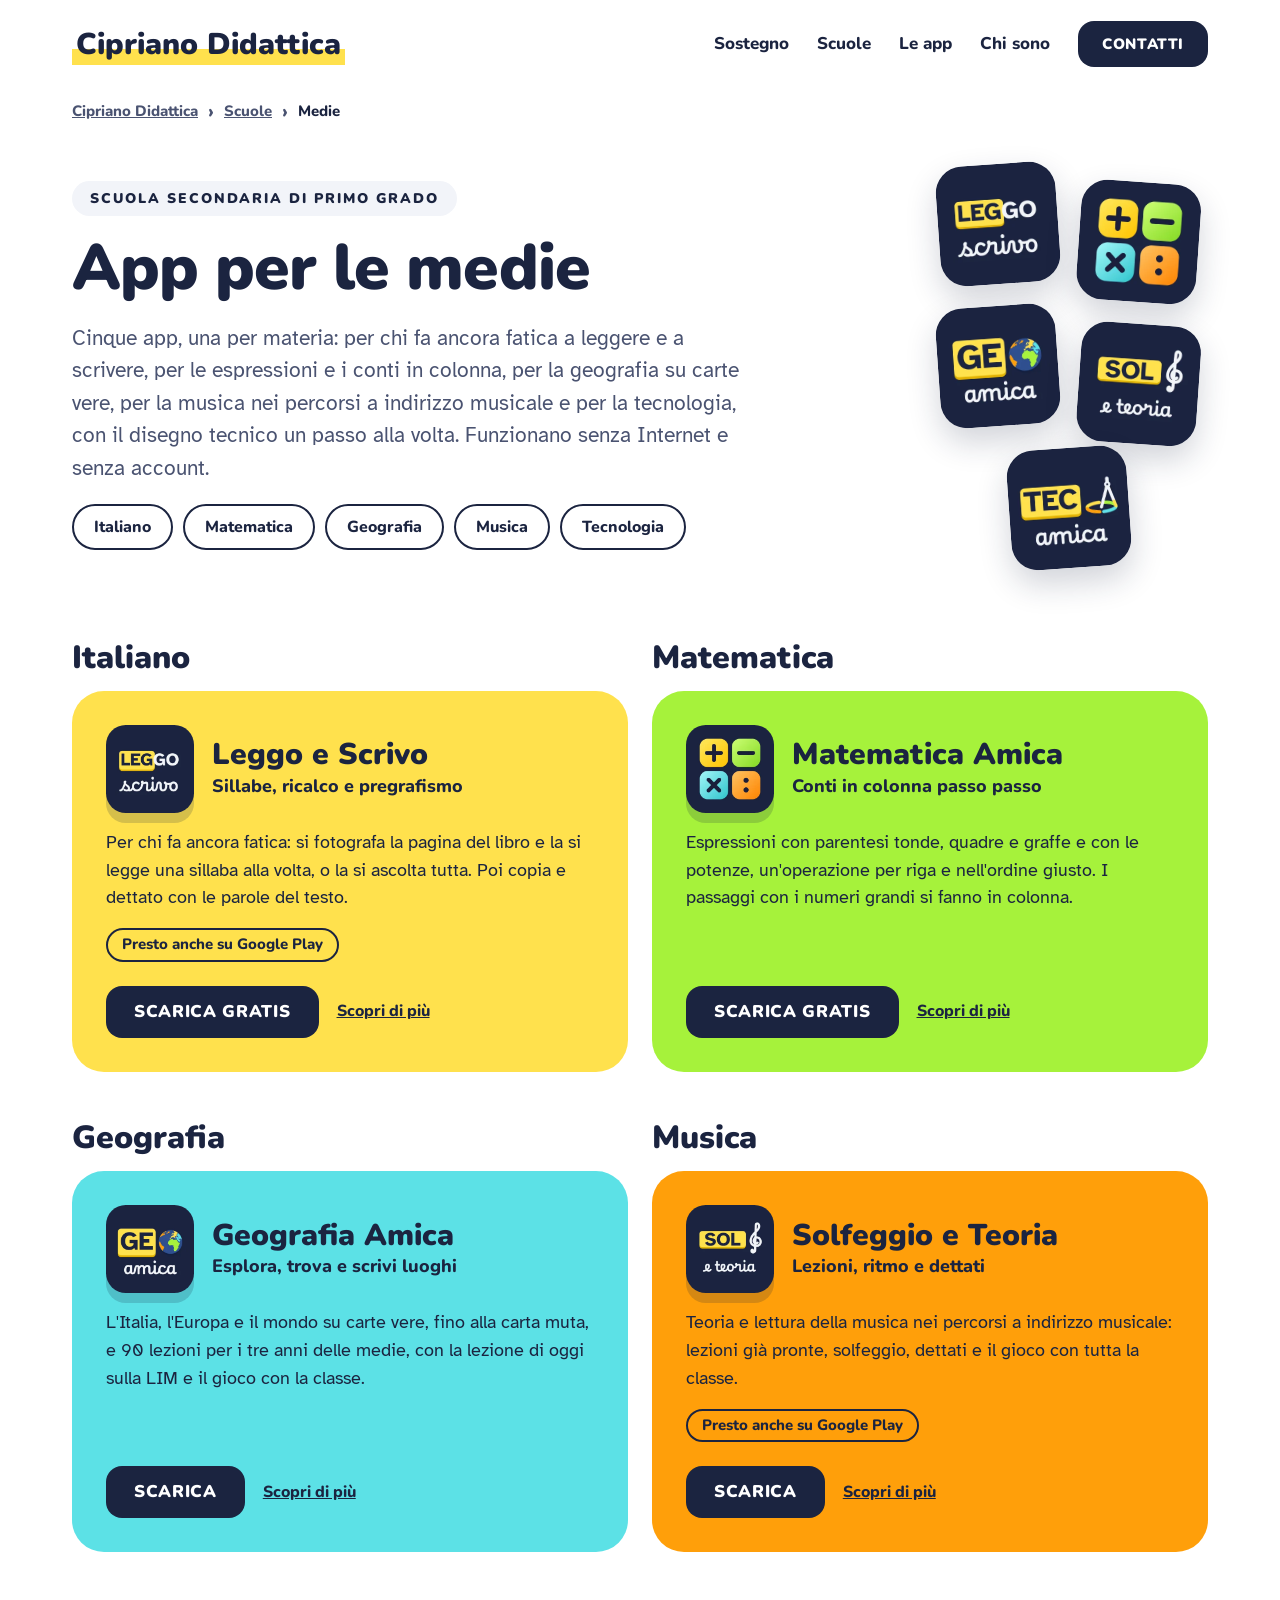
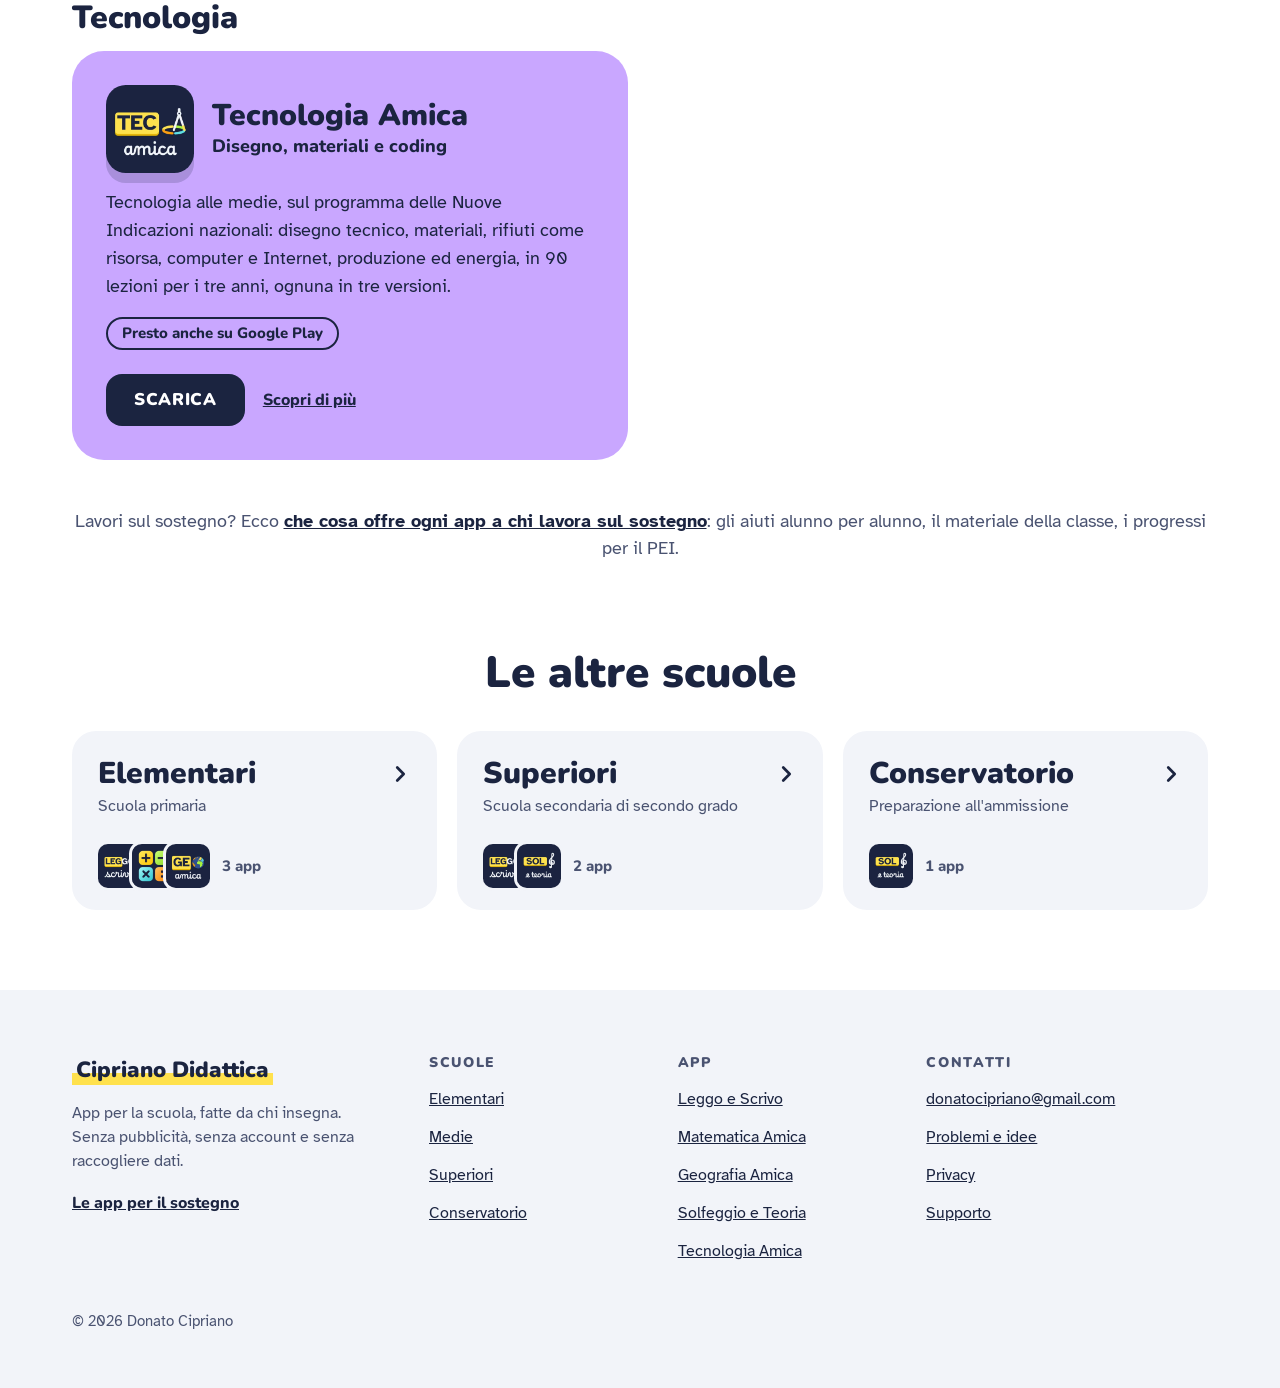
<file: medie/index.html>
<!doctype html>
<!-- Copyright © 2026 Donato Cipriano. Tutti i diritti riservati. -->
<!-- Pagina costruita da strumenti/costruisci.mjs: i testi si cambiano lì, poi si rifà il sito -->
<html lang="it">
<head>
<meta charset="utf-8">
<meta name="viewport" content="width=device-width, initial-scale=1">
<title>App per la scuola media: italiano, matematica, geografia, musica e tecnologia · Cipriano Didattica</title>
<meta name="description" content="Cinque app per la scuola media: lettura e scrittura, espressioni e conti in colonna, geografia su carte vere con le lezioni dei tre anni, teoria e solfeggio per l'indirizzo musicale, tecnologia con il disegno tecnico passo passo.">
<meta name="author" content="Donato Cipriano">
<meta name="theme-color" content="#FFFFFF">
<link rel="canonical" href="https://ciprianodidattica.it/medie/">
<link rel="icon" href="../immagini/favicon.svg" type="image/svg+xml">
<link rel="icon" href="../immagini/favicon-32.png" sizes="32x32" type="image/png">
<link rel="apple-touch-icon" href="../immagini/apple-touch-icon.png">
<meta property="og:type" content="website">
<meta property="og:site_name" content="Cipriano Didattica">
<meta property="og:url" content="https://ciprianodidattica.it/medie/">
<meta property="og:locale" content="it_IT">
<meta property="og:title" content="App per le medie · Scuola secondaria di primo grado">
<meta property="og:description" content="Cinque app per la scuola media: lettura e scrittura, espressioni e conti in colonna, geografia su carte vere con le lezioni dei tre anni, teoria e solfeggio per l'indirizzo musicale, tecnologia con il disegno tecnico passo passo.">
<meta property="og:image" content="https://ciprianodidattica.it/immagini/condivisione.png">
<meta property="og:image:width" content="1200">
<meta property="og:image:height" content="630">
<meta property="og:image:alt" content="App per la scuola, fatte da chi insegna: le icone di Leggo e Scrivo, Matematica Amica, Geografia Amica e Solfeggio e Teoria.">
<meta name="twitter:card" content="summary_large_image">
<link rel="preload" href="../font/nunito-latin-900-normal.woff2" as="font" type="font/woff2" crossorigin>
<link rel="preload" href="../font/atkinson-hyperlegible-latin-400-normal.woff2" as="font" type="font/woff2" crossorigin>
<link rel="stylesheet" href="../style.css">
<script type="application/ld+json">{"@context":"https://schema.org","@graph":[{"@type":"CollectionPage","@id":"https://ciprianodidattica.it/medie/","url":"https://ciprianodidattica.it/medie/","name":"App per le medie (Scuola secondaria di primo grado)","description":"Cinque app per la scuola media: lettura e scrittura, espressioni e conti in colonna, geografia su carte vere con le lezioni dei tre anni, teoria e solfeggio per l'indirizzo musicale, tecnologia con il disegno tecnico passo passo.","inLanguage":"it","isPartOf":{"@type":"WebSite","@id":"https://ciprianodidattica.it/#sito","name":"Cipriano Didattica","url":"https://ciprianodidattica.it/"},"mainEntity":{"@type":"ItemList","itemListElement":[{"@type":"ListItem","position":1,"url":"https://ciprianodidattica.it/leggo-e-scrivo/","name":"Leggo e Scrivo"},{"@type":"ListItem","position":2,"url":"https://ciprianodidattica.it/matematica-amica/","name":"Matematica Amica"},{"@type":"ListItem","position":3,"url":"https://ciprianodidattica.it/geografia-amica/","name":"Geografia Amica"},{"@type":"ListItem","position":4,"url":"https://ciprianodidattica.it/solfeggio-e-teoria/","name":"Solfeggio e Teoria"},{"@type":"ListItem","position":5,"url":"https://ciprianodidattica.it/tecnologia-amica/","name":"Tecnologia Amica"}]}},{"@type":"BreadcrumbList","itemListElement":[{"@type":"ListItem","position":1,"name":"Cipriano Didattica","item":"https://ciprianodidattica.it/"},{"@type":"ListItem","position":2,"name":"Medie","item":"https://ciprianodidattica.it/medie/"}]}]}</script>
</head>
<body>
<a class="salta" href="#contenuto">Salta al contenuto</a>

<header class="testata">
  <div class="wrap testata-riga">
    <a class="marchio" href="../"><span>Cipriano Didattica</span></a>
    <nav class="menu" aria-label="Menu principale">
      <a class="menu-voce" href="../sostegno/">Sostegno</a>
      <a class="menu-voce" href="../#scuole">Scuole</a>
      <a class="menu-voce" href="../#app">Le app</a>
      <a class="menu-voce menu-voce-io" href="../#io">Chi sono</a>
      <a class="btn btn-pieno" href="#contatti">CONTATTI</a>
    </nav>
  </div>
</header>

<main id="contenuto">

<nav class="percorso" aria-label="Sei qui">
  <div class="wrap">
    <ol>
      <li><a href="../">Cipriano Didattica</a></li>
      <li><a href="../#scuole">Scuole</a></li>
      <li><span aria-current="page">Medie</span></li>
    </ol>
  </div>
</nav>

<section class="testa-pagina">
  <div class="wrap">
    <div class="testa-testo">
      <p class="etichetta">SCUOLA SECONDARIA DI PRIMO GRADO</p>
      <h1>App per le medie</h1>
      <p class="intro">Cinque app, una per materia: per chi fa ancora fatica a leggere e a scrivere, per le espressioni e i conti in colonna, per la geografia su carte vere, per la musica nei percorsi a indirizzo musicale e per la tecnologia, con il disegno tecnico un passo alla volta. Funzionano senza Internet e senza account.</p>
      <ul class="materie-link" aria-label="Materie">
        <li><a href="#italiano">Italiano</a></li>
        <li><a href="#matematica">Matematica</a></li>
        <li><a href="#geografia">Geografia</a></li>
        <li><a href="#musica">Musica</a></li>
        <li><a href="#tecnologia">Tecnologia</a></li>
      </ul>
    </div>
    <div class="mosaico mosaico-5">
      <img src="../immagini/app/leggo-e-scrivo-300.webp" srcset="../immagini/app/leggo-e-scrivo-300.webp 300w, ../immagini/app/leggo-e-scrivo-450.webp 450w, ../immagini/app/leggo-e-scrivo-600.webp 600w" sizes="(max-width: 640px) 64px, 120px" width="120" height="120" alt="" fetchpriority="high" decoding="async">
      <img src="../immagini/app/matematica-amica-300.webp" srcset="../immagini/app/matematica-amica-300.webp 300w, ../immagini/app/matematica-amica-450.webp 450w, ../immagini/app/matematica-amica-600.webp 600w" sizes="(max-width: 640px) 64px, 120px" width="120" height="120" alt="" fetchpriority="high" decoding="async">
      <img src="../immagini/app/geografia-amica-300.webp" srcset="../immagini/app/geografia-amica-300.webp 300w, ../immagini/app/geografia-amica-450.webp 450w, ../immagini/app/geografia-amica-600.webp 600w" sizes="(max-width: 640px) 64px, 120px" width="120" height="120" alt="" fetchpriority="high" decoding="async">
      <img src="../immagini/app/solfeggio-e-teoria-300.webp" srcset="../immagini/app/solfeggio-e-teoria-300.webp 300w, ../immagini/app/solfeggio-e-teoria-450.webp 450w, ../immagini/app/solfeggio-e-teoria-600.webp 600w" sizes="(max-width: 640px) 64px, 120px" width="120" height="120" alt="" fetchpriority="high" decoding="async">
      <img src="../immagini/app/tecnologia-amica-300.webp" srcset="../immagini/app/tecnologia-amica-300.webp 300w, ../immagini/app/tecnologia-amica-450.webp 450w, ../immagini/app/tecnologia-amica-600.webp 600w" sizes="(max-width: 640px) 64px, 120px" width="120" height="120" alt="" fetchpriority="high" decoding="async">
    </div>
  </div>
</section>

<div class="materie">
  <div class="wrap">
    <section id="italiano" class="materia" aria-labelledby="titolo-italiano">
      <h2 id="titolo-italiano">Italiano</h2>
      <article class="scheda sfondo-giallo">
        <div class="scheda-testa">
          <img src="../immagini/app/leggo-e-scrivo-300.webp" srcset="../immagini/app/leggo-e-scrivo-300.webp 300w, ../immagini/app/leggo-e-scrivo-450.webp 450w, ../immagini/app/leggo-e-scrivo-600.webp 600w" sizes="88px" width="88" height="88" alt="" decoding="async">
          <div>
            <h3><a href="../leggo-e-scrivo/">Leggo e Scrivo</a></h3>
            <p class="sottotitolo-store">Sillabe, ricalco e pregrafismo</p>
          </div>
        </div>
        <p class="frase">Per chi fa ancora fatica: si fotografa la pagina del libro e la si legge una sillaba alla volta, o la si ascolta tutta. Poi copia e dettato con le parole del testo.</p>
        <p class="presto-android">Presto anche su Google Play</p>
        <div class="azioni">
          <a class="btn btn-pieno" href="https://apps.apple.com/it/app/leggo-e-scrivo/id6816164780">SCARICA GRATIS<span class="solo-lettori"> Leggo e Scrivo dall'App Store</span></a>
          <a class="scopri" href="../leggo-e-scrivo/">Scopri di più<span class="solo-lettori"> su Leggo e Scrivo</span></a>
        </div>
      </article>
    </section>
    <section id="matematica" class="materia" aria-labelledby="titolo-matematica">
      <h2 id="titolo-matematica">Matematica</h2>
      <article class="scheda sfondo-verde">
        <div class="scheda-testa">
          <img src="../immagini/app/matematica-amica-300.webp" srcset="../immagini/app/matematica-amica-300.webp 300w, ../immagini/app/matematica-amica-450.webp 450w, ../immagini/app/matematica-amica-600.webp 600w" sizes="88px" width="88" height="88" alt="" decoding="async">
          <div>
            <h3><a href="../matematica-amica/">Matematica Amica</a></h3>
            <p class="sottotitolo-store">Conti in colonna passo passo</p>
          </div>
        </div>
        <p class="frase">Espressioni con parentesi tonde, quadre e graffe e con le potenze, un'operazione per riga e nell'ordine giusto. I passaggi con i numeri grandi si fanno in colonna.</p>
        <div class="azioni">
          <a class="btn btn-pieno" href="https://apps.apple.com/it/app/matematica-amica/id6817377890">SCARICA GRATIS<span class="solo-lettori"> Matematica Amica dall'App Store</span></a>
          <a class="scopri" href="../matematica-amica/">Scopri di più<span class="solo-lettori"> su Matematica Amica</span></a>
        </div>
      </article>
    </section>
    <section id="geografia" class="materia" aria-labelledby="titolo-geografia">
      <h2 id="titolo-geografia">Geografia</h2>
      <article class="scheda sfondo-azzurro">
        <div class="scheda-testa">
          <img src="../immagini/app/geografia-amica-300.webp" srcset="../immagini/app/geografia-amica-300.webp 300w, ../immagini/app/geografia-amica-450.webp 450w, ../immagini/app/geografia-amica-600.webp 600w" sizes="88px" width="88" height="88" alt="" decoding="async">
          <div>
            <h3><a href="../geografia-amica/">Geografia Amica</a></h3>
            <p class="sottotitolo-store">Esplora, trova e scrivi luoghi</p>
          </div>
        </div>
        <p class="frase">L'Italia, l'Europa e il mondo su carte vere, fino alla carta muta, e 90 lezioni per i tre anni delle medie, con la lezione di oggi sulla LIM e il gioco con la classe.</p>
        <div class="azioni">
          <a class="btn btn-pieno" href="https://apps.apple.com/it/app/geografia-amica/id6820412508">SCARICA<span class="solo-lettori"> Geografia Amica dall'App Store</span></a>
          <a class="scopri" href="../geografia-amica/">Scopri di più<span class="solo-lettori"> su Geografia Amica</span></a>
        </div>
      </article>
    </section>
    <section id="musica" class="materia" aria-labelledby="titolo-musica">
      <h2 id="titolo-musica">Musica</h2>
      <article class="scheda sfondo-arancione">
        <div class="scheda-testa">
          <img src="../immagini/app/solfeggio-e-teoria-300.webp" srcset="../immagini/app/solfeggio-e-teoria-300.webp 300w, ../immagini/app/solfeggio-e-teoria-450.webp 450w, ../immagini/app/solfeggio-e-teoria-600.webp 600w" sizes="88px" width="88" height="88" alt="" decoding="async">
          <div>
            <h3><a href="../solfeggio-e-teoria/">Solfeggio e Teoria</a></h3>
            <p class="sottotitolo-store">Lezioni, ritmo e dettati</p>
          </div>
        </div>
        <p class="frase">Teoria e lettura della musica nei percorsi a indirizzo musicale: lezioni già pronte, solfeggio, dettati e il gioco con tutta la classe.</p>
        <p class="presto-android">Presto anche su Google Play</p>
        <div class="azioni">
          <a class="btn btn-pieno" href="https://apps.apple.com/it/app/solfeggio-e-teoria/id6824515375">SCARICA<span class="solo-lettori"> Solfeggio e Teoria dall'App Store</span></a>
          <a class="scopri" href="../solfeggio-e-teoria/">Scopri di più<span class="solo-lettori"> su Solfeggio e Teoria</span></a>
        </div>
      </article>
    </section>
    <section id="tecnologia" class="materia" aria-labelledby="titolo-tecnologia">
      <h2 id="titolo-tecnologia">Tecnologia</h2>
      <article class="scheda sfondo-lilla">
        <div class="scheda-testa">
          <img src="../immagini/app/tecnologia-amica-300.webp" srcset="../immagini/app/tecnologia-amica-300.webp 300w, ../immagini/app/tecnologia-amica-450.webp 450w, ../immagini/app/tecnologia-amica-600.webp 600w" sizes="88px" width="88" height="88" alt="" decoding="async">
          <div>
            <h3><a href="../tecnologia-amica/">Tecnologia Amica</a></h3>
            <p class="sottotitolo-store">Disegno, materiali e coding</p>
          </div>
        </div>
        <p class="frase">Tecnologia alle medie, sul programma delle Nuove Indicazioni nazionali: disegno tecnico, materiali, rifiuti come risorsa, computer e Internet, produzione ed energia, in 90 lezioni per i tre anni, ognuna in tre versioni.</p>
        <p class="presto-android">Presto anche su Google Play</p>
        <div class="azioni">
          <a class="btn btn-pieno" href="https://apps.apple.com/it/app/tecnologia-amica/id6831735342">SCARICA<span class="solo-lettori"> Tecnologia Amica dall'App Store</span></a>
          <a class="scopri" href="../tecnologia-amica/">Scopri di più<span class="solo-lettori"> su Tecnologia Amica</span></a>
        </div>
      </article>
    </section>
    <p class="invito invito-sostegno">Lavori sul sostegno? Ecco <a href="../sostegno/">che cosa offre ogni app a chi lavora sul sostegno</a>: gli aiuti alunno per alunno, il materiale della classe, i progressi per il PEI.</p>
  </div>
</div>

<section class="sezione altre-scuole" aria-labelledby="titolo-altre-scuole">
  <div class="wrap">
    <h2 id="titolo-altre-scuole" class="titolo-sezione">Le altre scuole</h2>
    <ul class="porte">
      <li>
        <a class="porta" href="../elementari/">
          <span class="porta-nome">Elementari<svg class="freccia" aria-hidden="true" focusable="false" width="22" height="22" viewBox="0 0 24 24" fill="none" stroke="currentColor" stroke-width="3" stroke-linecap="round" stroke-linejoin="round"><path d="M9 5l7 7-7 7"/></svg></span>
          <span class="porta-ufficiale">Scuola primaria</span>
          <span class="porta-icone"><img src="../immagini/app/leggo-e-scrivo-300.webp" srcset="../immagini/app/leggo-e-scrivo-300.webp 300w, ../immagini/app/leggo-e-scrivo-450.webp 450w, ../immagini/app/leggo-e-scrivo-600.webp 600w" sizes="44px" width="44" height="44" alt="" decoding="async"><img src="../immagini/app/matematica-amica-300.webp" srcset="../immagini/app/matematica-amica-300.webp 300w, ../immagini/app/matematica-amica-450.webp 450w, ../immagini/app/matematica-amica-600.webp 600w" sizes="44px" width="44" height="44" alt="" decoding="async"><img src="../immagini/app/geografia-amica-300.webp" srcset="../immagini/app/geografia-amica-300.webp 300w, ../immagini/app/geografia-amica-450.webp 450w, ../immagini/app/geografia-amica-600.webp 600w" sizes="44px" width="44" height="44" alt="" decoding="async"><span class="porta-conta">3 app<span class="solo-lettori">: Leggo e Scrivo, Matematica Amica, Geografia Amica</span></span></span>
        </a>
      </li>
      <li>
        <a class="porta" href="../superiori/">
          <span class="porta-nome">Superiori<svg class="freccia" aria-hidden="true" focusable="false" width="22" height="22" viewBox="0 0 24 24" fill="none" stroke="currentColor" stroke-width="3" stroke-linecap="round" stroke-linejoin="round"><path d="M9 5l7 7-7 7"/></svg></span>
          <span class="porta-ufficiale">Scuola secondaria di secondo grado</span>
          <span class="porta-icone"><img src="../immagini/app/leggo-e-scrivo-300.webp" srcset="../immagini/app/leggo-e-scrivo-300.webp 300w, ../immagini/app/leggo-e-scrivo-450.webp 450w, ../immagini/app/leggo-e-scrivo-600.webp 600w" sizes="44px" width="44" height="44" alt="" decoding="async"><img src="../immagini/app/solfeggio-e-teoria-300.webp" srcset="../immagini/app/solfeggio-e-teoria-300.webp 300w, ../immagini/app/solfeggio-e-teoria-450.webp 450w, ../immagini/app/solfeggio-e-teoria-600.webp 600w" sizes="44px" width="44" height="44" alt="" decoding="async"><span class="porta-conta">2 app<span class="solo-lettori">: Leggo e Scrivo, Solfeggio e Teoria</span></span></span>
        </a>
      </li>
      <li>
        <a class="porta" href="../conservatorio/">
          <span class="porta-nome">Conservatorio<svg class="freccia" aria-hidden="true" focusable="false" width="22" height="22" viewBox="0 0 24 24" fill="none" stroke="currentColor" stroke-width="3" stroke-linecap="round" stroke-linejoin="round"><path d="M9 5l7 7-7 7"/></svg></span>
          <span class="porta-ufficiale">Preparazione all'ammissione</span>
          <span class="porta-icone"><img src="../immagini/app/solfeggio-e-teoria-300.webp" srcset="../immagini/app/solfeggio-e-teoria-300.webp 300w, ../immagini/app/solfeggio-e-teoria-450.webp 450w, ../immagini/app/solfeggio-e-teoria-600.webp 600w" sizes="44px" width="44" height="44" alt="" decoding="async"><span class="porta-conta">1 app<span class="solo-lettori">: Solfeggio e Teoria</span></span></span>
        </a>
      </li>
    </ul>
  </div>
</section>

</main>

<footer id="contatti" class="piede">
  <div class="wrap">
    <div class="piede-griglia">
      <div class="piede-marchio">
        <a class="marchio" href="../"><span>Cipriano Didattica</span></a>
        <p>App per la scuola, fatte da chi insegna. Senza pubblicità, senza account e senza raccogliere dati.</p>
        <a class="piede-sostegno" href="../sostegno/">Le app per il sostegno</a>
      </div>
      <nav aria-labelledby="piede-scuole">
        <h2 id="piede-scuole">Scuole</h2>
        <ul>
          <li><a href="../elementari/">Elementari</a></li>
          <li><a href="../medie/">Medie</a></li>
          <li><a href="../superiori/">Superiori</a></li>
          <li><a href="../conservatorio/">Conservatorio</a></li>
        </ul>
      </nav>
      <nav aria-labelledby="piede-app">
        <h2 id="piede-app">App</h2>
        <ul>
          <li><a href="../leggo-e-scrivo/">Leggo e Scrivo</a></li>
          <li><a href="../matematica-amica/">Matematica Amica</a></li>
          <li><a href="../geografia-amica/">Geografia Amica</a></li>
          <li><a href="../solfeggio-e-teoria/">Solfeggio e Teoria</a></li>
          <li><a href="../tecnologia-amica/">Tecnologia Amica</a></li>
        </ul>
      </nav>
      <div>
        <h2>Contatti</h2>
        <ul>
          <li><a href="mailto:donatocipriano@gmail.com">donatocipriano@gmail.com</a></li>
          <li><a href="../scrivimi/">Problemi e idee</a></li>
          <li><a href="../privacy.html">Privacy</a></li>
          <li><a href="../privacy.html#supporto">Supporto</a></li>
        </ul>
      </div>
    </div>
    <small>© 2026 Donato Cipriano</small>
  </div>
</footer>
</body>
</html>
</file>
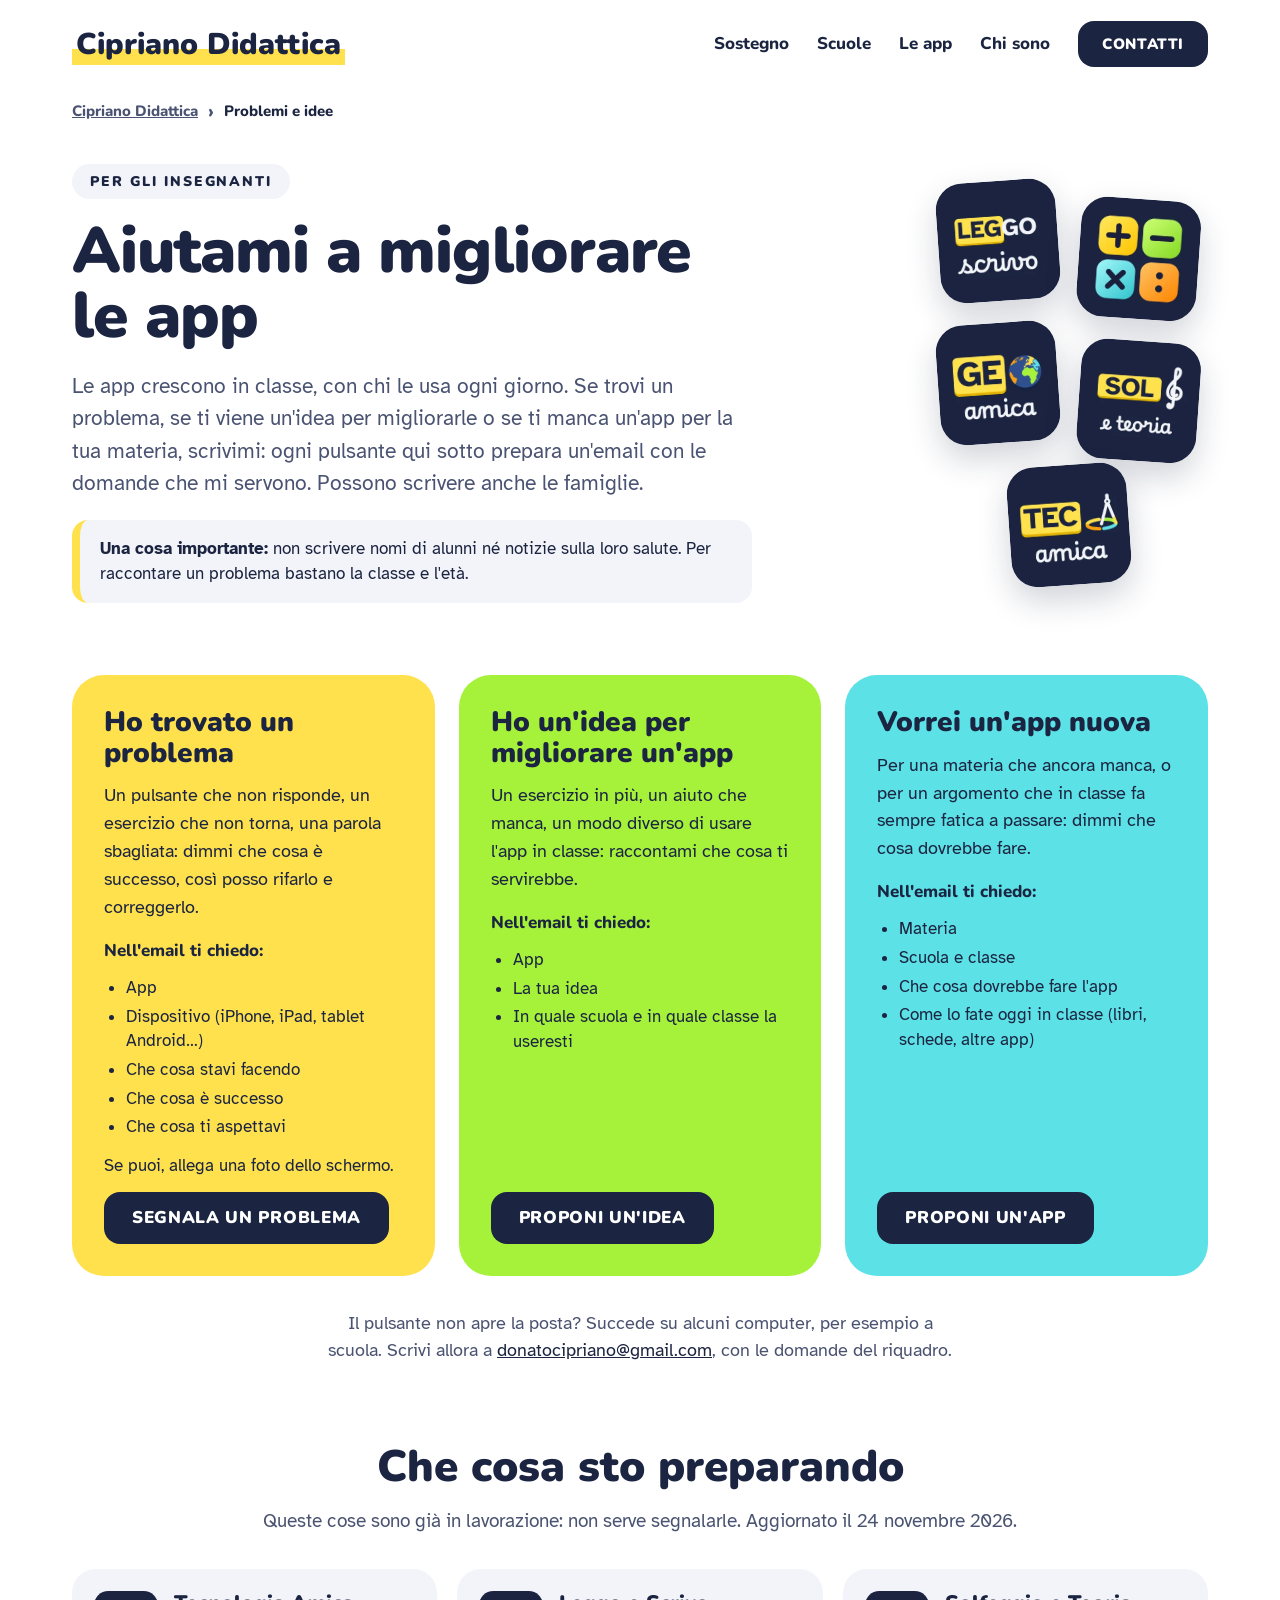
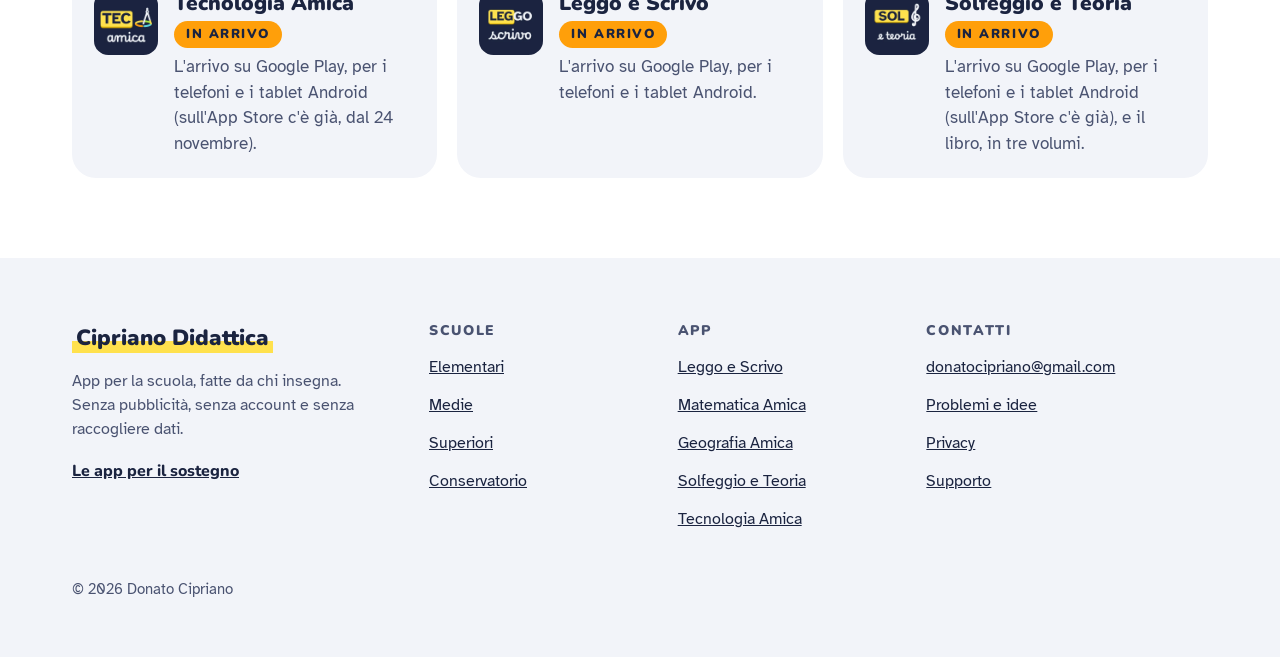
<file: scrivimi/index.html>
<!doctype html>
<!-- Copyright © 2026 Donato Cipriano. Tutti i diritti riservati. -->
<!-- Pagina costruita da strumenti/costruisci.mjs: i testi si cambiano lì, poi si rifà il sito -->
<html lang="it">
<head>
<meta charset="utf-8">
<meta name="viewport" content="width=device-width, initial-scale=1">
<title>Aiutami a migliorare le app: problemi, idee e app nuove · Cipriano Didattica</title>
<meta name="description" content="Usi le app a scuola? Segnala un problema, proponi un'idea per migliorarle o un'app nuova per la tua materia: ogni pulsante prepara un'email, senza moduli e senza raccogliere dati.">
<meta name="author" content="Donato Cipriano">
<meta name="theme-color" content="#FFFFFF">
<link rel="canonical" href="https://ciprianodidattica.it/scrivimi/">
<link rel="icon" href="../immagini/favicon.svg" type="image/svg+xml">
<link rel="icon" href="../immagini/favicon-32.png" sizes="32x32" type="image/png">
<link rel="apple-touch-icon" href="../immagini/apple-touch-icon.png">
<meta property="og:type" content="website">
<meta property="og:site_name" content="Cipriano Didattica">
<meta property="og:url" content="https://ciprianodidattica.it/scrivimi/">
<meta property="og:locale" content="it_IT">
<meta property="og:title" content="Aiutami a migliorare le app">
<meta property="og:description" content="Usi le app a scuola? Segnala un problema, proponi un'idea per migliorarle o un'app nuova per la tua materia: ogni pulsante prepara un'email, senza moduli e senza raccogliere dati.">
<meta property="og:image" content="https://ciprianodidattica.it/immagini/condivisione.png">
<meta property="og:image:width" content="1200">
<meta property="og:image:height" content="630">
<meta property="og:image:alt" content="App per la scuola, fatte da chi insegna: le icone di Leggo e Scrivo, Matematica Amica, Geografia Amica e Solfeggio e Teoria.">
<meta name="twitter:card" content="summary_large_image">
<link rel="preload" href="../font/nunito-latin-900-normal.woff2" as="font" type="font/woff2" crossorigin>
<link rel="preload" href="../font/atkinson-hyperlegible-latin-400-normal.woff2" as="font" type="font/woff2" crossorigin>
<link rel="stylesheet" href="../style.css">
<script type="application/ld+json">{"@context":"https://schema.org","@graph":[{"@type":"ContactPage","@id":"https://ciprianodidattica.it/scrivimi/","url":"https://ciprianodidattica.it/scrivimi/","name":"Aiutami a migliorare le app","description":"Usi le app a scuola? Segnala un problema, proponi un'idea per migliorarle o un'app nuova per la tua materia: ogni pulsante prepara un'email, senza moduli e senza raccogliere dati.","inLanguage":"it","isPartOf":{"@type":"WebSite","@id":"https://ciprianodidattica.it/#sito","name":"Cipriano Didattica","url":"https://ciprianodidattica.it/"},"about":{"@id":"https://ciprianodidattica.it/#donato"}},{"@type":"Person","@id":"https://ciprianodidattica.it/#donato","name":"Donato Cipriano","jobTitle":"Insegnante di sostegno","url":"https://ciprianodidattica.it/#io"},{"@type":"BreadcrumbList","itemListElement":[{"@type":"ListItem","position":1,"name":"Cipriano Didattica","item":"https://ciprianodidattica.it/"},{"@type":"ListItem","position":2,"name":"Problemi e idee","item":"https://ciprianodidattica.it/scrivimi/"}]}]}</script>
</head>
<body>
<a class="salta" href="#contenuto">Salta al contenuto</a>

<header class="testata">
  <div class="wrap testata-riga">
    <a class="marchio" href="../"><span>Cipriano Didattica</span></a>
    <nav class="menu" aria-label="Menu principale">
      <a class="menu-voce" href="../sostegno/">Sostegno</a>
      <a class="menu-voce" href="../#scuole">Scuole</a>
      <a class="menu-voce" href="../#app">Le app</a>
      <a class="menu-voce menu-voce-io" href="../#io">Chi sono</a>
      <a class="btn btn-pieno" href="#contatti">CONTATTI</a>
    </nav>
  </div>
</header>

<main id="contenuto">

<nav class="percorso" aria-label="Sei qui">
  <div class="wrap">
    <ol>
      <li><a href="../">Cipriano Didattica</a></li>
      <li><span aria-current="page">Problemi e idee</span></li>
    </ol>
  </div>
</nav>

<section class="testa-pagina">
  <div class="wrap">
    <div class="testa-testo">
      <p class="etichetta">PER GLI INSEGNANTI</p>
      <h1>Aiutami a migliorare le&nbsp;app</h1>
      <p class="intro">Le app crescono in classe, con chi le usa ogni giorno. Se trovi un problema, se ti viene un'idea per migliorarle o se ti manca un'app per la tua materia, scrivimi: ogni pulsante qui sotto prepara un'email con le domande che mi servono. Possono scrivere anche le famiglie.</p>
      <p class="avviso"><strong>Una cosa importante:</strong> non scrivere nomi di alunni né notizie sulla loro salute. Per raccontare un problema bastano la classe e l'età.</p>
    </div>
    <div class="mosaico mosaico-5">
      <img src="../immagini/app/leggo-e-scrivo-300.webp" srcset="../immagini/app/leggo-e-scrivo-300.webp 300w, ../immagini/app/leggo-e-scrivo-450.webp 450w, ../immagini/app/leggo-e-scrivo-600.webp 600w" sizes="(max-width: 640px) 64px, 120px" width="120" height="120" alt="" fetchpriority="high" decoding="async">
      <img src="../immagini/app/matematica-amica-300.webp" srcset="../immagini/app/matematica-amica-300.webp 300w, ../immagini/app/matematica-amica-450.webp 450w, ../immagini/app/matematica-amica-600.webp 600w" sizes="(max-width: 640px) 64px, 120px" width="120" height="120" alt="" fetchpriority="high" decoding="async">
      <img src="../immagini/app/geografia-amica-300.webp" srcset="../immagini/app/geografia-amica-300.webp 300w, ../immagini/app/geografia-amica-450.webp 450w, ../immagini/app/geografia-amica-600.webp 600w" sizes="(max-width: 640px) 64px, 120px" width="120" height="120" alt="" fetchpriority="high" decoding="async">
      <img src="../immagini/app/solfeggio-e-teoria-300.webp" srcset="../immagini/app/solfeggio-e-teoria-300.webp 300w, ../immagini/app/solfeggio-e-teoria-450.webp 450w, ../immagini/app/solfeggio-e-teoria-600.webp 600w" sizes="(max-width: 640px) 64px, 120px" width="120" height="120" alt="" fetchpriority="high" decoding="async">
      <img src="../immagini/app/tecnologia-amica-300.webp" srcset="../immagini/app/tecnologia-amica-300.webp 300w, ../immagini/app/tecnologia-amica-450.webp 450w, ../immagini/app/tecnologia-amica-600.webp 600w" sizes="(max-width: 640px) 64px, 120px" width="120" height="120" alt="" fetchpriority="high" decoding="async">
    </div>
  </div>
</section>

<section class="sezione scrivi" aria-label="Scrivimi">
  <div class="wrap">
    <ul class="modi">
      <li class="modo sfondo-giallo">
        <h2>Ho trovato un problema</h2>
        <p class="frase">Un pulsante che non risponde, un esercizio che non torna, una parola sbagliata: dimmi che cosa è successo, così posso rifarlo e correggerlo.</p>
        <p class="modo-chiede">Nell'email ti chiedo:</p>
        <ul>
          <li>App</li>
          <li>Dispositivo (iPhone, iPad, tablet Android…)</li>
          <li>Che cosa stavi facendo</li>
          <li>Che cosa è successo</li>
          <li>Che cosa ti aspettavi</li>
        </ul>
        <p>Se puoi, allega una foto dello schermo.</p>
        <a class="btn btn-pieno" href="mailto:donatocipriano@gmail.com?subject=Problema%20in%20un'app&amp;body=App%3A%20%0D%0ADispositivo%20(iPhone%2C%20iPad%2C%20tablet%20Android%E2%80%A6)%3A%20%0D%0AChe%20cosa%20stavi%20facendo%3A%20%0D%0AChe%20cosa%20%C3%A8%20successo%3A%20%0D%0AChe%20cosa%20ti%20aspettavi%3A%20%0D%0A%0D%0ASe%20puoi%2C%20allega%20una%20foto%20dello%20schermo.%0D%0APer%20favore%2C%20niente%20nomi%20di%20alunni%20n%C3%A9%20notizie%20sulla%20loro%20salute.%0D%0A">SEGNALA UN PROBLEMA</a>
      </li>
      <li class="modo sfondo-verde">
        <h2>Ho un'idea per migliorare un'app</h2>
        <p class="frase">Un esercizio in più, un aiuto che manca, un modo diverso di usare l'app in classe: raccontami che cosa ti servirebbe.</p>
        <p class="modo-chiede">Nell'email ti chiedo:</p>
        <ul>
          <li>App</li>
          <li>La tua idea</li>
          <li>In quale scuola e in quale classe la useresti</li>
        </ul>
        <a class="btn btn-pieno" href="mailto:donatocipriano@gmail.com?subject=Un'idea%20per%20migliorare%20un'app&amp;body=App%3A%20%0D%0ALa%20tua%20idea%3A%20%0D%0AIn%20quale%20scuola%20e%20in%20quale%20classe%20la%20useresti%3A%20%0D%0A%0D%0APer%20favore%2C%20niente%20nomi%20di%20alunni%20n%C3%A9%20notizie%20sulla%20loro%20salute.%0D%0A">PROPONI UN'IDEA</a>
      </li>
      <li class="modo sfondo-azzurro">
        <h2>Vorrei un'app nuova</h2>
        <p class="frase">Per una materia che ancora manca, o per un argomento che in classe fa sempre fatica a passare: dimmi che cosa dovrebbe fare.</p>
        <p class="modo-chiede">Nell'email ti chiedo:</p>
        <ul>
          <li>Materia</li>
          <li>Scuola e classe</li>
          <li>Che cosa dovrebbe fare l'app</li>
          <li>Come lo fate oggi in classe (libri, schede, altre app)</li>
        </ul>
        <a class="btn btn-pieno" href="mailto:donatocipriano@gmail.com?subject=Proposta%20di%20un'app%20nuova&amp;body=Materia%3A%20%0D%0AScuola%20e%20classe%3A%20%0D%0AChe%20cosa%20dovrebbe%20fare%20l'app%3A%20%0D%0ACome%20lo%20fate%20oggi%20in%20classe%20(libri%2C%20schede%2C%20altre%20app)%3A%20%0D%0A%0D%0APer%20favore%2C%20niente%20nomi%20di%20alunni%20n%C3%A9%20notizie%20sulla%20loro%20salute.%0D%0A">PROPONI UN'APP</a>
      </li>
    </ul>
    <p class="nota-email">Il pulsante non apre la posta? Succede su alcuni computer, per esempio a scuola. Scrivi allora a <a href="mailto:donatocipriano@gmail.com">donatocipriano@gmail.com</a>, con le domande del riquadro.</p>
  </div>
</section>

<section class="sezione preparo" aria-labelledby="titolo-preparo">
  <div class="wrap">
    <h2 id="titolo-preparo" class="titolo-sezione">Che cosa sto preparando</h2>
    <p class="sottotitolo-sezione">Queste cose sono già in lavorazione: non serve segnalarle. Aggiornato il 24 novembre 2026.</p>
    <ul class="lavori">
      <li>
        <a class="lavoro" href="../tecnologia-amica/">
          <img src="../immagini/app/tecnologia-amica-300.webp" srcset="../immagini/app/tecnologia-amica-300.webp 300w, ../immagini/app/tecnologia-amica-450.webp 450w, ../immagini/app/tecnologia-amica-600.webp 600w" sizes="64px" width="64" height="64" alt="" loading="lazy" decoding="async">
          <span>
            <strong>Tecnologia Amica</strong>
            <span class="bollino">IN ARRIVO</span>
            <span class="lavoro-testo">L'arrivo su Google Play, per i telefoni e i tablet Android (sull'App Store c'è già, dal 24 novembre).</span>
          </span>
        </a>
      </li>
      <li>
        <a class="lavoro" href="../leggo-e-scrivo/">
          <img src="../immagini/app/leggo-e-scrivo-300.webp" srcset="../immagini/app/leggo-e-scrivo-300.webp 300w, ../immagini/app/leggo-e-scrivo-450.webp 450w, ../immagini/app/leggo-e-scrivo-600.webp 600w" sizes="64px" width="64" height="64" alt="" loading="lazy" decoding="async">
          <span>
            <strong>Leggo e Scrivo</strong>
            <span class="bollino">IN ARRIVO</span>
            <span class="lavoro-testo">L'arrivo su Google Play, per i telefoni e i tablet Android.</span>
          </span>
        </a>
      </li>
      <li>
        <a class="lavoro" href="../solfeggio-e-teoria/">
          <img src="../immagini/app/solfeggio-e-teoria-300.webp" srcset="../immagini/app/solfeggio-e-teoria-300.webp 300w, ../immagini/app/solfeggio-e-teoria-450.webp 450w, ../immagini/app/solfeggio-e-teoria-600.webp 600w" sizes="64px" width="64" height="64" alt="" loading="lazy" decoding="async">
          <span>
            <strong>Solfeggio e Teoria</strong>
            <span class="bollino">IN ARRIVO</span>
            <span class="lavoro-testo">L'arrivo su Google Play, per i telefoni e i tablet Android (sull'App Store c'è già), e il libro, in tre volumi.</span>
          </span>
        </a>
      </li>
    </ul>
  </div>
</section>

</main>

<footer id="contatti" class="piede">
  <div class="wrap">
    <div class="piede-griglia">
      <div class="piede-marchio">
        <a class="marchio" href="../"><span>Cipriano Didattica</span></a>
        <p>App per la scuola, fatte da chi insegna. Senza pubblicità, senza account e senza raccogliere dati.</p>
        <a class="piede-sostegno" href="../sostegno/">Le app per il sostegno</a>
      </div>
      <nav aria-labelledby="piede-scuole">
        <h2 id="piede-scuole">Scuole</h2>
        <ul>
          <li><a href="../elementari/">Elementari</a></li>
          <li><a href="../medie/">Medie</a></li>
          <li><a href="../superiori/">Superiori</a></li>
          <li><a href="../conservatorio/">Conservatorio</a></li>
        </ul>
      </nav>
      <nav aria-labelledby="piede-app">
        <h2 id="piede-app">App</h2>
        <ul>
          <li><a href="../leggo-e-scrivo/">Leggo e Scrivo</a></li>
          <li><a href="../matematica-amica/">Matematica Amica</a></li>
          <li><a href="../geografia-amica/">Geografia Amica</a></li>
          <li><a href="../solfeggio-e-teoria/">Solfeggio e Teoria</a></li>
          <li><a href="../tecnologia-amica/">Tecnologia Amica</a></li>
        </ul>
      </nav>
      <div>
        <h2>Contatti</h2>
        <ul>
          <li><a href="mailto:donatocipriano@gmail.com">donatocipriano@gmail.com</a></li>
          <li><a href="../scrivimi/">Problemi e idee</a></li>
          <li><a href="../privacy.html">Privacy</a></li>
          <li><a href="../privacy.html#supporto">Supporto</a></li>
        </ul>
      </div>
    </div>
    <small>© 2026 Donato Cipriano</small>
  </div>
</footer>
</body>
</html>
</file>
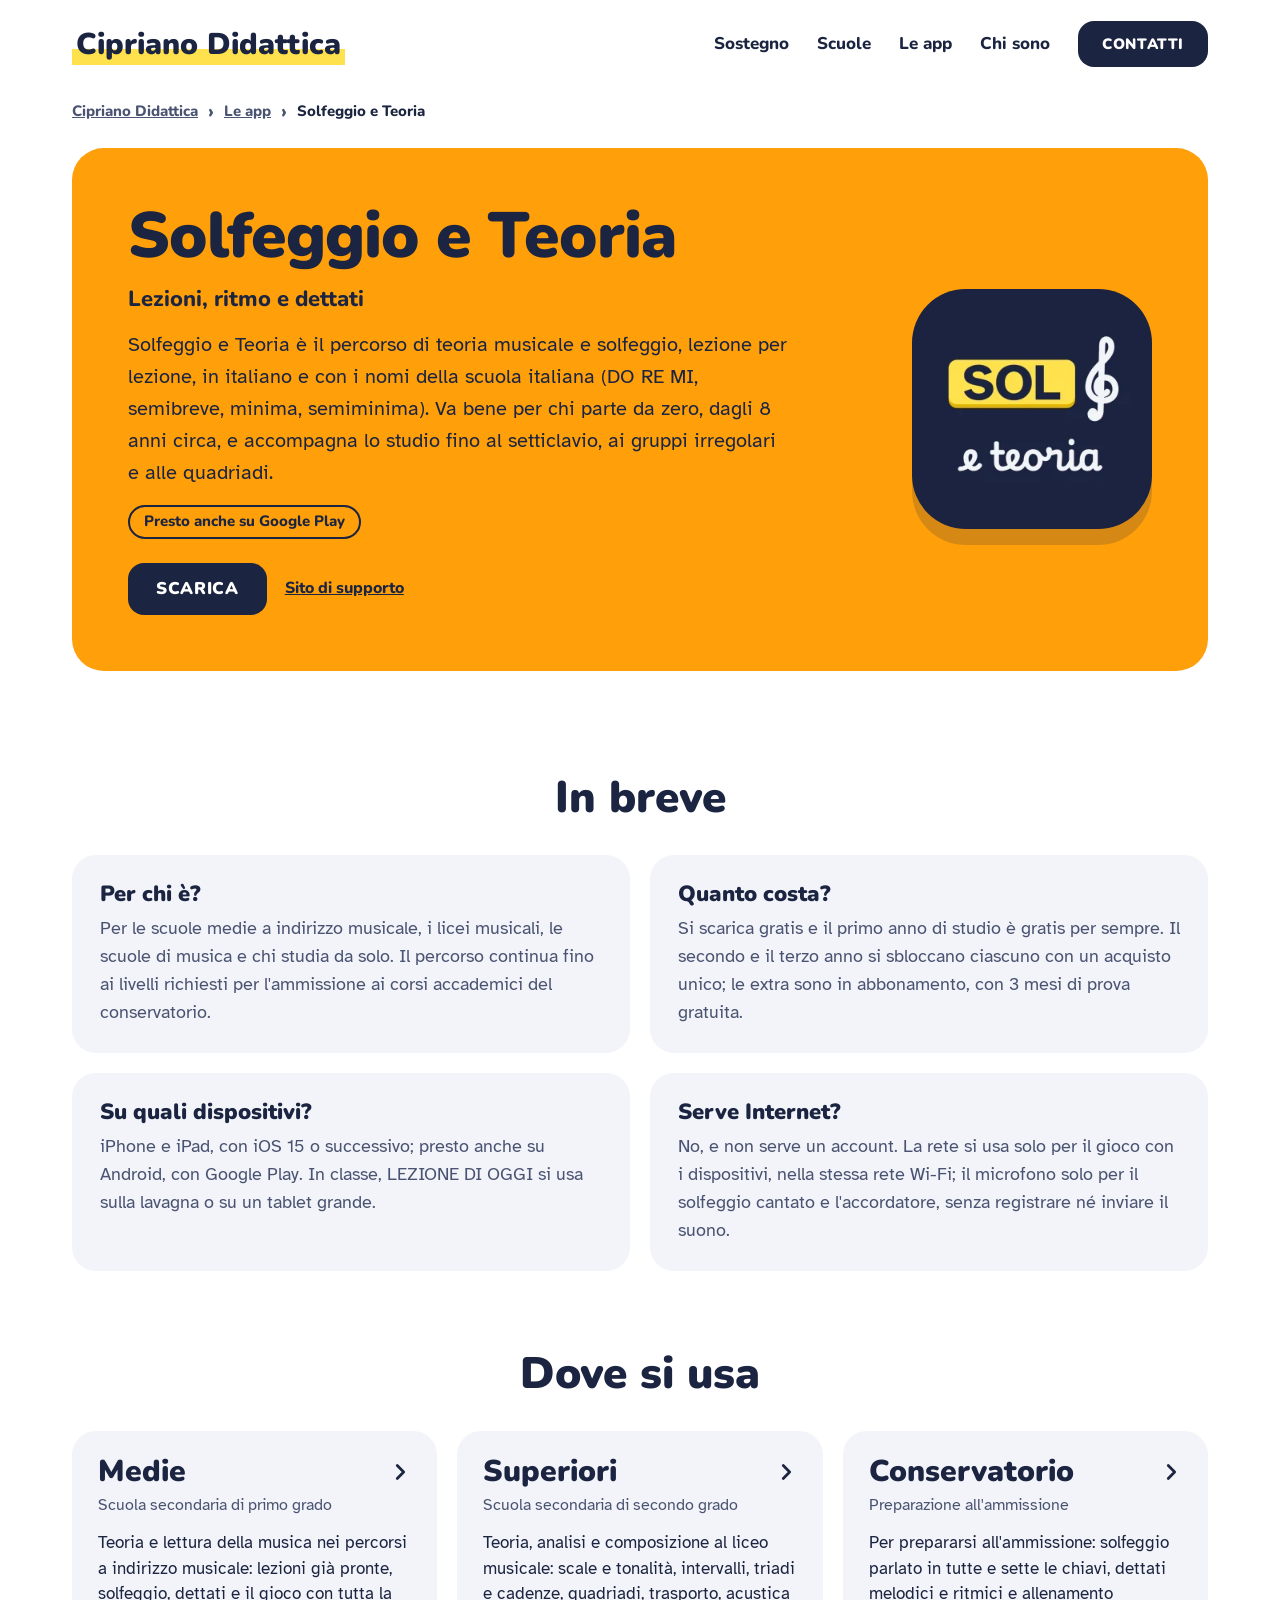
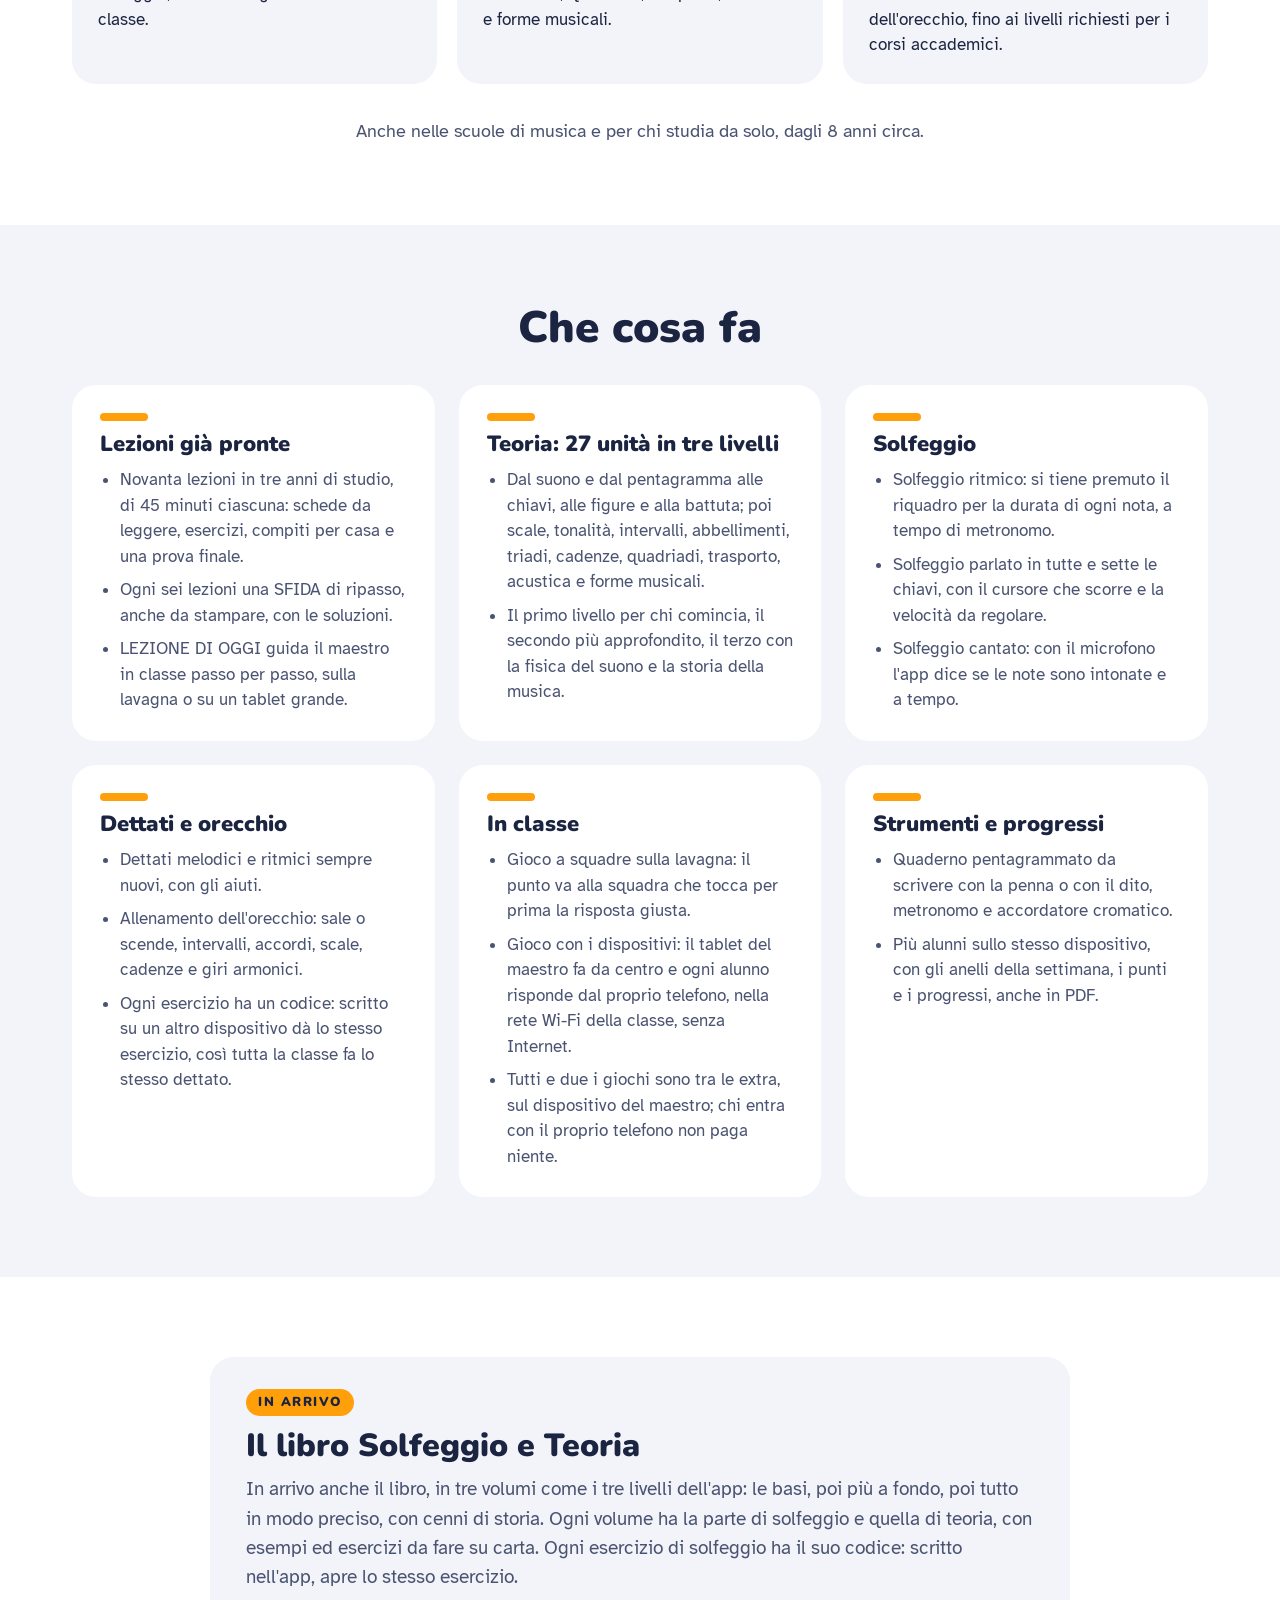
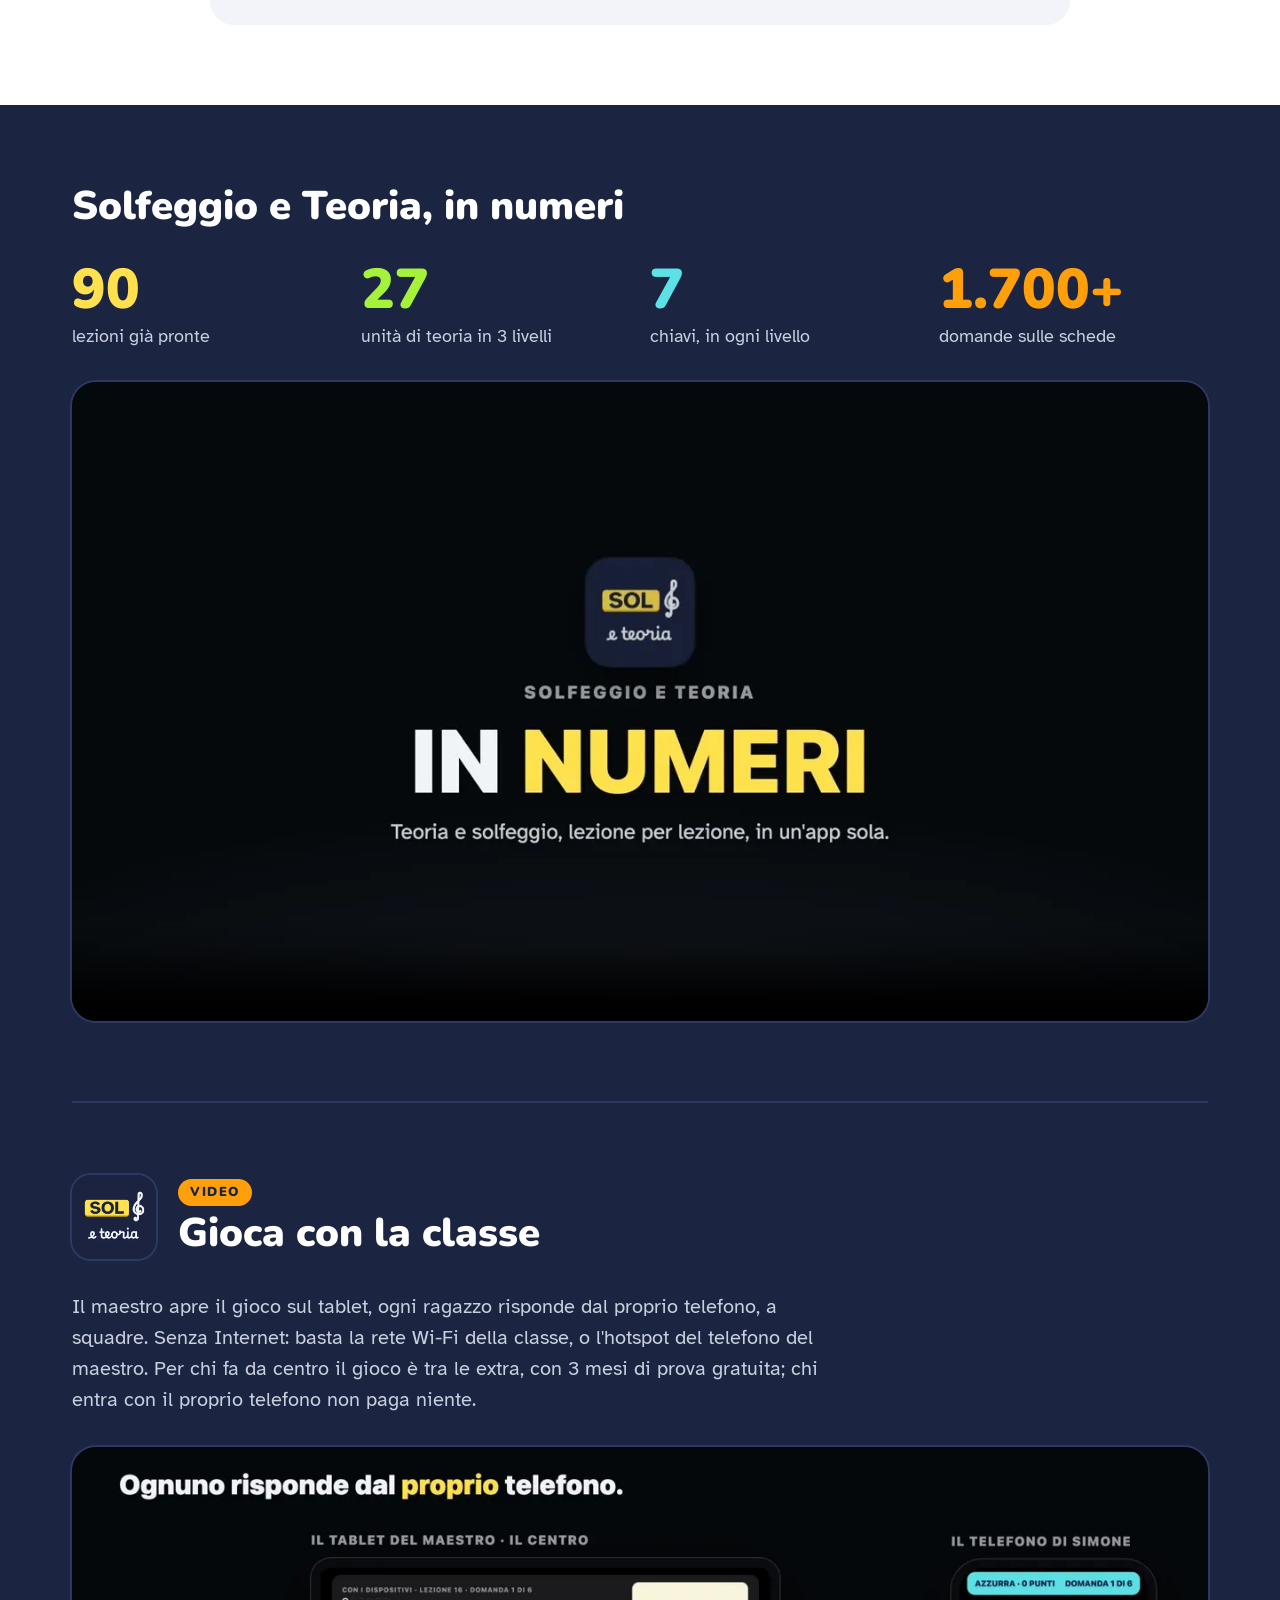
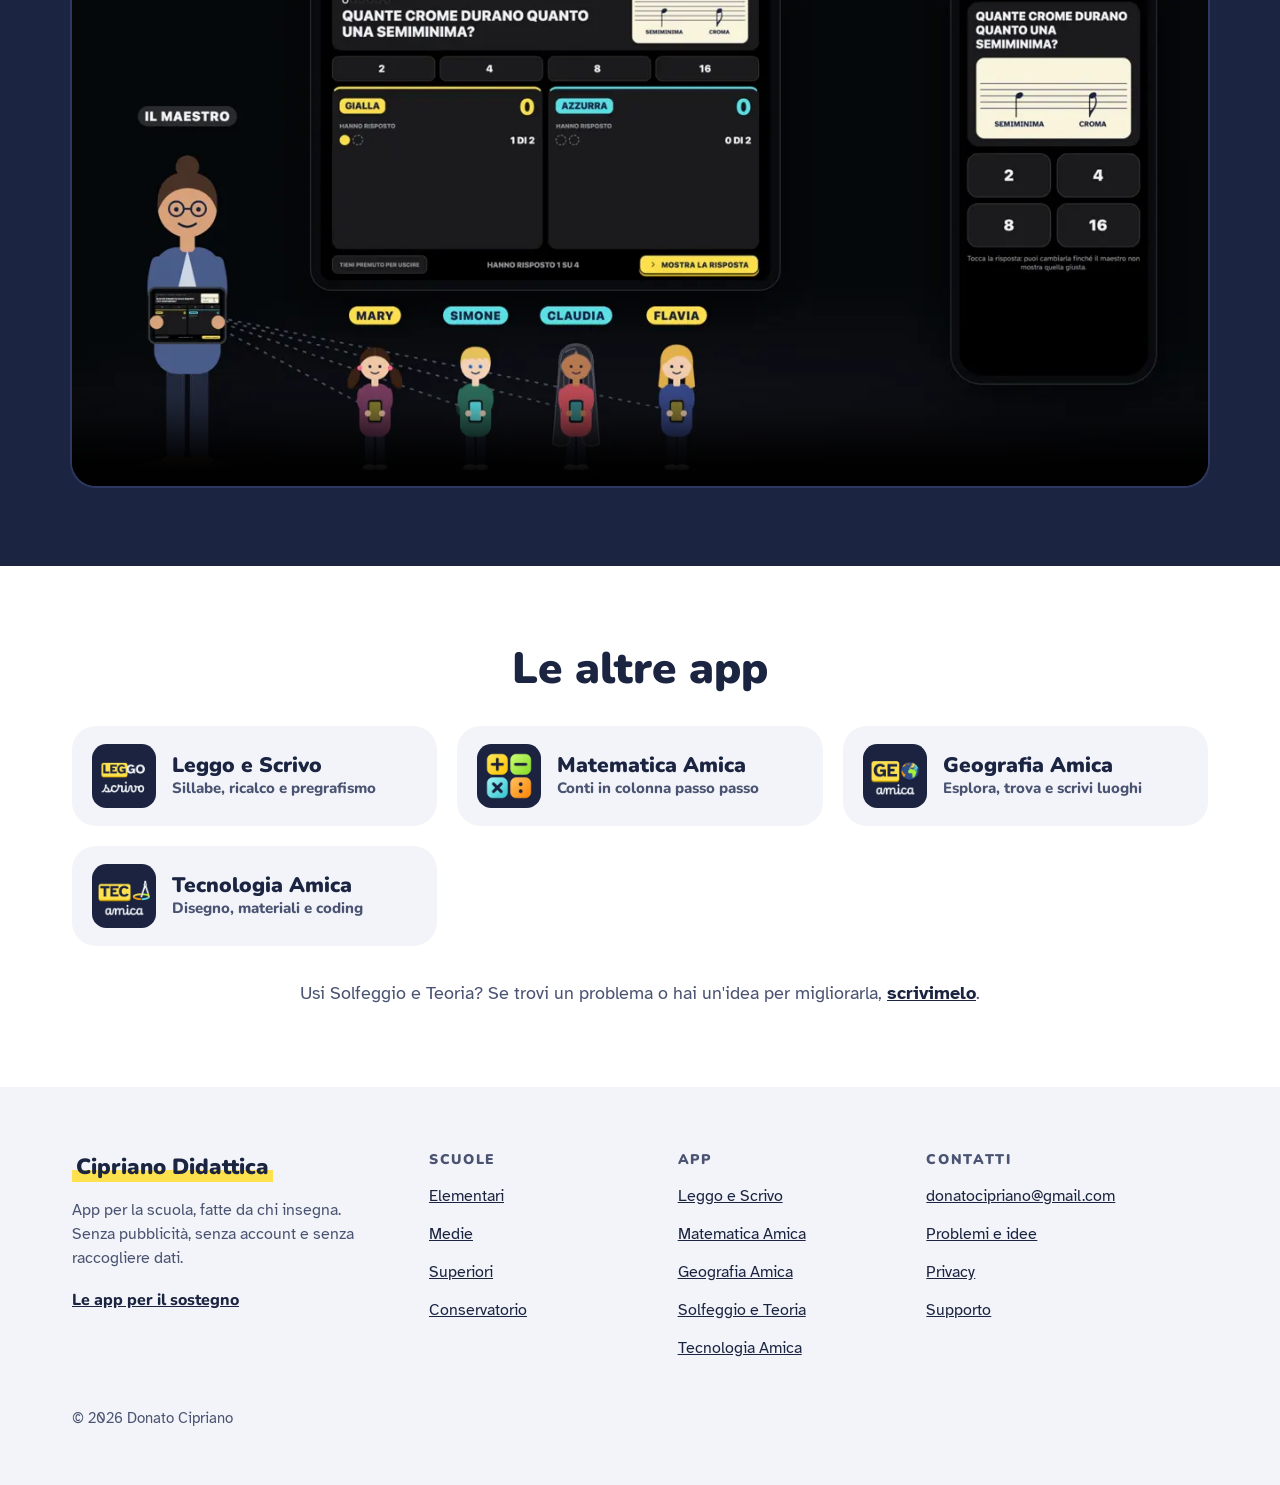
<file: solfeggio-e-teoria/index.html>
<!doctype html>
<!-- Copyright © 2026 Donato Cipriano. Tutti i diritti riservati. -->
<!-- Pagina costruita da strumenti/costruisci.mjs: i testi si cambiano lì, poi si rifà il sito -->
<html lang="it">
<head>
<meta charset="utf-8">
<meta name="viewport" content="width=device-width, initial-scale=1">
<title>Solfeggio e Teoria: app di teoria musicale e solfeggio, con 90 lezioni già pronte · Cipriano Didattica</title>
<meta name="description" content="Teoria musicale e solfeggio in italiano: 90 lezioni già pronte, 27 unità di teoria, solfeggio ritmico, parlato e cantato, dettati. Per l'indirizzo musicale, il liceo musicale e il conservatorio.">
<meta name="author" content="Donato Cipriano">
<meta name="theme-color" content="#FFFFFF">
<link rel="canonical" href="https://ciprianodidattica.it/solfeggio-e-teoria/">
<link rel="icon" href="../immagini/favicon.svg" type="image/svg+xml">
<link rel="icon" href="../immagini/favicon-32.png" sizes="32x32" type="image/png">
<link rel="apple-touch-icon" href="../immagini/apple-touch-icon.png">
<meta property="og:type" content="website">
<meta property="og:site_name" content="Cipriano Didattica">
<meta property="og:url" content="https://ciprianodidattica.it/solfeggio-e-teoria/">
<meta property="og:locale" content="it_IT">
<meta property="og:title" content="Solfeggio e Teoria · Lezioni, ritmo e dettati">
<meta property="og:description" content="Teoria musicale e solfeggio in italiano: 90 lezioni già pronte, 27 unità di teoria, solfeggio ritmico, parlato e cantato, dettati. Per l'indirizzo musicale, il liceo musicale e il conservatorio.">
<meta property="og:image" content="https://ciprianodidattica.it/immagini/condivisione.png">
<meta property="og:image:width" content="1200">
<meta property="og:image:height" content="630">
<meta property="og:image:alt" content="App per la scuola, fatte da chi insegna: le icone di Leggo e Scrivo, Matematica Amica, Geografia Amica e Solfeggio e Teoria.">
<meta name="twitter:card" content="summary_large_image">
<link rel="preload" href="../font/nunito-latin-900-normal.woff2" as="font" type="font/woff2" crossorigin>
<link rel="preload" href="../font/atkinson-hyperlegible-latin-400-normal.woff2" as="font" type="font/woff2" crossorigin>
<link rel="stylesheet" href="../style.css">
<script type="application/ld+json">{"@context":"https://schema.org","@graph":[{"@type":"MobileApplication","@id":"https://ciprianodidattica.it/solfeggio-e-teoria/#app","name":"Solfeggio e Teoria","alternativeHeadline":"Lezioni, ritmo e dettati","description":"Solfeggio e Teoria è il percorso di teoria musicale e solfeggio, lezione per lezione, in italiano e con i nomi della scuola italiana (DO RE MI, semibreve, minima, semiminima). Va bene per chi parte da zero, dagli 8 anni circa, e accompagna lo studio fino al setticlavio, ai gruppi irregolari e alle quadriadi.","url":"https://ciprianodidattica.it/solfeggio-e-teoria/","image":"https://ciprianodidattica.it/immagini/icone/solfeggio-e-teoria-1024.png","applicationCategory":"EducationalApplication","operatingSystem":"iOS 15 o successivo","inLanguage":"it","educationalLevel":["Scuola secondaria di primo grado","Liceo musicale","Conservatorio"],"about":"Musica","author":{"@id":"https://ciprianodidattica.it/#donato"},"publisher":{"@id":"https://ciprianodidattica.it/#donato"},"offers":{"@type":"Offer","price":"0","priceCurrency":"EUR"},"sameAs":["https://doncip82.github.io/solfeggio-e-teoria/","https://apps.apple.com/it/app/solfeggio-e-teoria/id6824515375"],"installUrl":"https://apps.apple.com/it/app/solfeggio-e-teoria/id6824515375"},{"@type":"Person","@id":"https://ciprianodidattica.it/#donato","name":"Donato Cipriano","jobTitle":"Insegnante di sostegno","url":"https://ciprianodidattica.it/#io"},{"@type":"BreadcrumbList","itemListElement":[{"@type":"ListItem","position":1,"name":"Cipriano Didattica","item":"https://ciprianodidattica.it/"},{"@type":"ListItem","position":2,"name":"Solfeggio e Teoria","item":"https://ciprianodidattica.it/solfeggio-e-teoria/"}]},{"@type":"VideoObject","name":"Solfeggio e Teoria in numeri","description":"Solfeggio e Teoria in numeri: le lezioni già pronte, le unità di teoria, le chiavi e le domande dell'app.","inLanguage":"it","thumbnailUrl":["https://ciprianodidattica.it/immagini/video/in-numeri-orizzontale.webp","https://ciprianodidattica.it/immagini/video/in-numeri-verticale.webp"],"uploadDate":"2026-10-30","duration":"PT44S","contentUrl":"https://ciprianodidattica.it/video/solfeggio-e-teoria-in-numeri-orizzontale.mp4"},{"@type":"VideoObject","name":"Gioca con la classe, con Solfeggio e Teoria","description":"Gioca con la classe, con Solfeggio e Teoria: il maestro apre il gioco sul tablet, ogni ragazzo entra con il proprio telefono e sceglie la squadra, la domanda arriva a tutti nello stesso momento e alla fine c'è la classifica. Senza Internet.","inLanguage":"it","thumbnailUrl":["https://ciprianodidattica.it/immagini/video/gioca-con-la-classe-orizzontale.webp","https://ciprianodidattica.it/immagini/video/gioca-con-la-classe-verticale.webp"],"uploadDate":"2026-11-06","duration":"PT39S","contentUrl":"https://ciprianodidattica.it/video/gioca-con-la-classe-orizzontale.mp4"}]}</script>
</head>
<body>
<a class="salta" href="#contenuto">Salta al contenuto</a>

<header class="testata">
  <div class="wrap testata-riga">
    <a class="marchio" href="../"><span>Cipriano Didattica</span></a>
    <nav class="menu" aria-label="Menu principale">
      <a class="menu-voce" href="../sostegno/">Sostegno</a>
      <a class="menu-voce" href="../#scuole">Scuole</a>
      <a class="menu-voce" href="../#app">Le app</a>
      <a class="menu-voce menu-voce-io" href="../#io">Chi sono</a>
      <a class="btn btn-pieno" href="#contatti">CONTATTI</a>
    </nav>
  </div>
</header>

<main id="contenuto">

<nav class="percorso" aria-label="Sei qui">
  <div class="wrap">
    <ol>
      <li><a href="../">Cipriano Didattica</a></li>
      <li><a href="../#app">Le app</a></li>
      <li><span aria-current="page">Solfeggio e Teoria</span></li>
    </ol>
  </div>
</nav>

<section class="eroe">
  <div class="wrap">
    <div class="eroe-scheda sfondo-arancione">
      <div class="eroe-testo">
        <h1>Solfeggio e Teoria</h1>
        <p class="sottotitolo-store">Lezioni, ritmo e dettati</p>
        <p class="eroe-frase">Solfeggio e Teoria è il percorso di teoria musicale e solfeggio, lezione per lezione, in italiano e con i nomi della scuola italiana (DO RE MI, semibreve, minima, semiminima). Va bene per chi parte da zero, dagli 8 anni circa, e accompagna lo studio fino al setticlavio, ai gruppi irregolari e alle quadriadi.</p>
        <p class="presto-android">Presto anche su Google Play</p>
        <div class="azioni">
          <a class="btn btn-pieno" href="https://apps.apple.com/it/app/solfeggio-e-teoria/id6824515375">SCARICA<span class="solo-lettori"> Solfeggio e Teoria dall'App Store</span></a>
          <a class="scopri" href="https://doncip82.github.io/solfeggio-e-teoria/">Sito di supporto<span class="solo-lettori"> di Solfeggio e Teoria</span></a>
        </div>
      </div>
      <img class="eroe-icona" src="../immagini/app/solfeggio-e-teoria-300.webp" srcset="../immagini/app/solfeggio-e-teoria-300.webp 300w, ../immagini/app/solfeggio-e-teoria-450.webp 450w, ../immagini/app/solfeggio-e-teoria-600.webp 600w" sizes="(max-width: 640px) 96px, 240px" width="240" height="240" alt="" fetchpriority="high" decoding="async">
    </div>
  </div>
</section>

<section class="sezione in-breve" aria-labelledby="titolo-breve">
  <div class="wrap">
    <h2 id="titolo-breve" class="titolo-sezione">In breve</h2>
    <div class="domande">
      <div class="domanda">
        <h3>Per chi è?</h3>
        <p>Per le scuole medie a indirizzo musicale, i licei musicali, le scuole di musica e chi studia da solo. Il percorso continua fino ai livelli richiesti per l'ammissione ai corsi accademici del conservatorio.</p>
      </div>
      <div class="domanda">
        <h3>Quanto costa?</h3>
        <p>Si scarica gratis e il primo anno di studio è gratis per sempre. Il secondo e il terzo anno si sbloccano ciascuno con un acquisto unico; le extra sono in abbonamento, con 3 mesi di prova gratuita.</p>
      </div>
      <div class="domanda">
        <h3>Su quali dispositivi?</h3>
        <p>iPhone e iPad, con iOS 15 o successivo; presto anche su Android, con Google Play. In classe, LEZIONE DI OGGI si usa sulla lavagna o su un tablet grande.</p>
      </div>
      <div class="domanda">
        <h3>Serve Internet?</h3>
        <p>No, e non serve un account. La rete si usa solo per il gioco con i dispositivi, nella stessa rete Wi-Fi; il microfono solo per il solfeggio cantato e l'accordatore, senza registrare né inviare il suono.</p>
      </div>
    </div>
  </div>
</section>

<section class="sezione dove" aria-labelledby="titolo-dove">
  <div class="wrap">
    <h2 id="titolo-dove" class="titolo-sezione">Dove si usa</h2>
    <ul class="luoghi">
      <li>
        <a class="luogo" href="../medie/">
          <span class="luogo-nome">Medie<svg class="freccia" aria-hidden="true" focusable="false" width="22" height="22" viewBox="0 0 24 24" fill="none" stroke="currentColor" stroke-width="3" stroke-linecap="round" stroke-linejoin="round"><path d="M9 5l7 7-7 7"/></svg></span>
          <span class="luogo-ufficiale">Scuola secondaria di primo grado</span>
          <span class="luogo-frase">Teoria e lettura della musica nei percorsi a indirizzo musicale: lezioni già pronte, solfeggio, dettati e il gioco con tutta la classe.</span>
        </a>
      </li>
      <li>
        <a class="luogo" href="../superiori/">
          <span class="luogo-nome">Superiori<svg class="freccia" aria-hidden="true" focusable="false" width="22" height="22" viewBox="0 0 24 24" fill="none" stroke="currentColor" stroke-width="3" stroke-linecap="round" stroke-linejoin="round"><path d="M9 5l7 7-7 7"/></svg></span>
          <span class="luogo-ufficiale">Scuola secondaria di secondo grado</span>
          <span class="luogo-frase">Teoria, analisi e composizione al liceo musicale: scale e tonalità, intervalli, triadi e cadenze, quadriadi, trasporto, acustica e forme musicali.</span>
        </a>
      </li>
      <li>
        <a class="luogo" href="../conservatorio/">
          <span class="luogo-nome">Conservatorio<svg class="freccia" aria-hidden="true" focusable="false" width="22" height="22" viewBox="0 0 24 24" fill="none" stroke="currentColor" stroke-width="3" stroke-linecap="round" stroke-linejoin="round"><path d="M9 5l7 7-7 7"/></svg></span>
          <span class="luogo-ufficiale">Preparazione all'ammissione</span>
          <span class="luogo-frase">Per prepararsi all'ammissione: solfeggio parlato in tutte e sette le chiavi, dettati melodici e ritmici e allenamento dell'orecchio, fino ai livelli richiesti per i corsi accademici.</span>
        </a>
      </li>
    </ul>
    <p class="nota-dove">Anche nelle scuole di musica e per chi studia da solo, dagli 8 anni circa.</p>
  </div>
</section>

<section class="sezione funzioni" aria-labelledby="titolo-funzioni">
  <div class="wrap">
    <h2 id="titolo-funzioni" class="titolo-sezione">Che cosa fa</h2>
    <div class="griglia-funzioni">
      <div class="riquadro">
        <span class="barretta sfondo-arancione"></span>
        <h3>Lezioni già pronte</h3>
        <ul>
          <li>Novanta lezioni in tre anni di studio, di 45 minuti ciascuna: schede da leggere, esercizi, compiti per casa e una prova finale.</li>
          <li>Ogni sei lezioni una SFIDA di ripasso, anche da stampare, con le soluzioni.</li>
          <li>LEZIONE DI OGGI guida il maestro in classe passo per passo, sulla lavagna o su un tablet grande.</li>
        </ul>
      </div>
      <div class="riquadro">
        <span class="barretta sfondo-arancione"></span>
        <h3>Teoria: 27 unità in tre livelli</h3>
        <ul>
          <li>Dal suono e dal pentagramma alle chiavi, alle figure e alla battuta; poi scale, tonalità, intervalli, abbellimenti, triadi, cadenze, quadriadi, trasporto, acustica e forme musicali.</li>
          <li>Il primo livello per chi comincia, il secondo più approfondito, il terzo con la fisica del suono e la storia della musica.</li>
        </ul>
      </div>
      <div class="riquadro">
        <span class="barretta sfondo-arancione"></span>
        <h3>Solfeggio</h3>
        <ul>
          <li>Solfeggio ritmico: si tiene premuto il riquadro per la durata di ogni nota, a tempo di metronomo.</li>
          <li>Solfeggio parlato in tutte e sette le chiavi, con il cursore che scorre e la velocità da regolare.</li>
          <li>Solfeggio cantato: con il microfono l'app dice se le note sono intonate e a tempo.</li>
        </ul>
      </div>
      <div class="riquadro">
        <span class="barretta sfondo-arancione"></span>
        <h3>Dettati e orecchio</h3>
        <ul>
          <li>Dettati melodici e ritmici sempre nuovi, con gli aiuti.</li>
          <li>Allenamento dell'orecchio: sale o scende, intervalli, accordi, scale, cadenze e giri armonici.</li>
          <li>Ogni esercizio ha un codice: scritto su un altro dispositivo dà lo stesso esercizio, così tutta la classe fa lo stesso dettato.</li>
        </ul>
      </div>
      <div class="riquadro">
        <span class="barretta sfondo-arancione"></span>
        <h3>In classe</h3>
        <ul>
          <li>Gioco a squadre sulla lavagna: il punto va alla squadra che tocca per prima la risposta giusta.</li>
          <li>Gioco con i dispositivi: il tablet del maestro fa da centro e ogni alunno risponde dal proprio telefono, nella rete Wi-Fi della classe, senza Internet.</li>
          <li>Tutti e due i giochi sono tra le extra, sul dispositivo del maestro; chi entra con il proprio telefono non paga niente.</li>
        </ul>
      </div>
      <div class="riquadro">
        <span class="barretta sfondo-arancione"></span>
        <h3>Strumenti e progressi</h3>
        <ul>
          <li>Quaderno pentagrammato da scrivere con la penna o con il dito, metronomo e accordatore cromatico.</li>
          <li>Più alunni sullo stesso dispositivo, con gli anelli della settimana, i punti e i progressi, anche in PDF.</li>
        </ul>
      </div>
    </div>
  </div>
</section>

<section class="sezione libro" aria-labelledby="titolo-libro">
  <div class="wrap">
    <div class="libro-riquadro">
      <span class="bollino">IN ARRIVO</span>
      <h2 id="titolo-libro">Il libro Solfeggio e Teoria</h2>
      <p>In arrivo anche il libro, in tre volumi come i tre livelli dell'app: le basi, poi più a fondo, poi tutto in modo preciso, con cenni di storia. Ogni volume ha la parte di solfeggio e quella di teoria, con esempi ed esercizi da fare su carta. Ogni esercizio di solfeggio ha il suo codice: scritto nell'app, apre lo stesso esercizio.</p>
    </div>
  </div>
</section>

<section class="novita" aria-labelledby="titolo-numeri">
  <div class="wrap">
    <h2 id="titolo-numeri">Solfeggio e Teoria, in numeri</h2>
    <ul class="numeri griglia-4">
      <li><span class="numero numero-giallo">90</span> lezioni già pronte</li>
      <li><span class="numero numero-verde">27</span> unità di teoria in 3 livelli</li>
      <li><span class="numero numero-azzurro">7</span> chiavi, in ogni livello</li>
      <li><span class="numero numero-arancione">1.700+</span> domande sulle schede</li>
    </ul>
    <!-- Due video: orizzontale sugli schermi larghi, verticale sul telefono. preload="none": non si scaricano finché non si toccano -->
    <div class="video-numeri">
      <video class="video-orizzontale" controls preload="none" playsinline poster="../immagini/video/in-numeri-orizzontale.webp" width="1920" height="1080" aria-label="Video: Solfeggio e Teoria in numeri, 44 secondi, con musica e senza voce">
        <source src="../video/solfeggio-e-teoria-in-numeri-orizzontale.mp4" type="video/mp4">
        <a href="../video/solfeggio-e-teoria-in-numeri-orizzontale.mp4">Guarda il video</a>
      </video>
      <video class="video-verticale" controls preload="none" playsinline poster="../immagini/video/in-numeri-verticale.webp" width="1080" height="1920" aria-label="Video: Solfeggio e Teoria in numeri, 44 secondi, con musica e senza voce">
        <source src="../video/solfeggio-e-teoria-in-numeri-verticale.mp4" type="video/mp4">
        <a href="../video/solfeggio-e-teoria-in-numeri-verticale.mp4">Guarda il video</a>
      </video>
    </div>
  </div>
</section>

<section id="video-classe" class="novita" aria-labelledby="titolo-video-classe">
  <div class="wrap">
    <div class="novita-testa">
      <img src="../immagini/app/solfeggio-e-teoria-300.webp" srcset="../immagini/app/solfeggio-e-teoria-300.webp 300w, ../immagini/app/solfeggio-e-teoria-450.webp 450w, ../immagini/app/solfeggio-e-teoria-600.webp 600w" sizes="84px" width="84" height="84" alt="" loading="lazy" decoding="async">
      <div>
        <span class="bollino">VIDEO</span>
        <h2 id="titolo-video-classe">Gioca con la classe</h2>
      </div>
    </div>
    <p class="arrivo-frase">Il maestro apre il gioco sul tablet, ogni ragazzo risponde dal proprio telefono, a squadre. Senza Internet: basta la rete Wi-Fi della classe, o l'hotspot del telefono del maestro. Per chi fa da centro il gioco è tra le extra, con 3 mesi di prova gratuita; chi entra con il proprio telefono non paga niente.</p>
    <!-- Due video: orizzontale sugli schermi larghi, verticale sul telefono. preload="none": non si scaricano finché non si toccano -->
    <div class="video-numeri">
      <video class="video-orizzontale" controls preload="none" playsinline poster="../immagini/video/gioca-con-la-classe-orizzontale.webp" width="1920" height="1080" aria-label="Video: Gioca con la classe, con Solfeggio e Teoria, 39 secondi, con musica e senza voce">
        <source src="../video/gioca-con-la-classe-orizzontale.mp4" type="video/mp4">
        <a href="../video/gioca-con-la-classe-orizzontale.mp4">Guarda il video</a>
      </video>
      <video class="video-verticale" controls preload="none" playsinline poster="../immagini/video/gioca-con-la-classe-verticale.webp" width="1080" height="1920" aria-label="Video: Gioca con la classe, con Solfeggio e Teoria, 39 secondi, con musica e senza voce">
        <source src="../video/gioca-con-la-classe-verticale.mp4" type="video/mp4">
        <a href="../video/gioca-con-la-classe-verticale.mp4">Guarda il video</a>
      </video>
    </div>
  </div>
</section>

<section class="sezione altre-app" aria-labelledby="titolo-altre-app">
  <div class="wrap">
    <h2 id="titolo-altre-app" class="titolo-sezione">Le altre app</h2>
    <ul class="app-piccole">
      <li>
        <a class="app-piccola" href="../leggo-e-scrivo/">
          <img src="../immagini/app/leggo-e-scrivo-300.webp" srcset="../immagini/app/leggo-e-scrivo-300.webp 300w, ../immagini/app/leggo-e-scrivo-450.webp 450w, ../immagini/app/leggo-e-scrivo-600.webp 600w" sizes="64px" width="64" height="64" alt="" loading="lazy" decoding="async">
          <span><strong>Leggo e Scrivo</strong> <span>Sillabe, ricalco e pregrafismo</span></span>
        </a>
      </li>
      <li>
        <a class="app-piccola" href="../matematica-amica/">
          <img src="../immagini/app/matematica-amica-300.webp" srcset="../immagini/app/matematica-amica-300.webp 300w, ../immagini/app/matematica-amica-450.webp 450w, ../immagini/app/matematica-amica-600.webp 600w" sizes="64px" width="64" height="64" alt="" loading="lazy" decoding="async">
          <span><strong>Matematica Amica</strong> <span>Conti in colonna passo passo</span></span>
        </a>
      </li>
      <li>
        <a class="app-piccola" href="../geografia-amica/">
          <img src="../immagini/app/geografia-amica-300.webp" srcset="../immagini/app/geografia-amica-300.webp 300w, ../immagini/app/geografia-amica-450.webp 450w, ../immagini/app/geografia-amica-600.webp 600w" sizes="64px" width="64" height="64" alt="" loading="lazy" decoding="async">
          <span><strong>Geografia Amica</strong> <span>Esplora, trova e scrivi luoghi</span></span>
        </a>
      </li>
      <li>
        <a class="app-piccola" href="../tecnologia-amica/">
          <img src="../immagini/app/tecnologia-amica-300.webp" srcset="../immagini/app/tecnologia-amica-300.webp 300w, ../immagini/app/tecnologia-amica-450.webp 450w, ../immagini/app/tecnologia-amica-600.webp 600w" sizes="64px" width="64" height="64" alt="" loading="lazy" decoding="async">
          <span><strong>Tecnologia Amica</strong> <span>Disegno, materiali e coding</span></span>
        </a>
      </li>
    </ul>
    <p class="invito">Usi Solfeggio e Teoria? Se trovi un problema o hai un'idea per migliorarla, <a href="../scrivimi/">scrivimelo</a>.</p>
  </div>
</section>

</main>

<footer id="contatti" class="piede">
  <div class="wrap">
    <div class="piede-griglia">
      <div class="piede-marchio">
        <a class="marchio" href="../"><span>Cipriano Didattica</span></a>
        <p>App per la scuola, fatte da chi insegna. Senza pubblicità, senza account e senza raccogliere dati.</p>
        <a class="piede-sostegno" href="../sostegno/">Le app per il sostegno</a>
      </div>
      <nav aria-labelledby="piede-scuole">
        <h2 id="piede-scuole">Scuole</h2>
        <ul>
          <li><a href="../elementari/">Elementari</a></li>
          <li><a href="../medie/">Medie</a></li>
          <li><a href="../superiori/">Superiori</a></li>
          <li><a href="../conservatorio/">Conservatorio</a></li>
        </ul>
      </nav>
      <nav aria-labelledby="piede-app">
        <h2 id="piede-app">App</h2>
        <ul>
          <li><a href="../leggo-e-scrivo/">Leggo e Scrivo</a></li>
          <li><a href="../matematica-amica/">Matematica Amica</a></li>
          <li><a href="../geografia-amica/">Geografia Amica</a></li>
          <li><a href="../solfeggio-e-teoria/">Solfeggio e Teoria</a></li>
          <li><a href="../tecnologia-amica/">Tecnologia Amica</a></li>
        </ul>
      </nav>
      <div>
        <h2>Contatti</h2>
        <ul>
          <li><a href="mailto:donatocipriano@gmail.com">donatocipriano@gmail.com</a></li>
          <li><a href="../scrivimi/">Problemi e idee</a></li>
          <li><a href="../privacy.html">Privacy</a></li>
          <li><a href="../privacy.html#supporto">Supporto</a></li>
        </ul>
      </div>
    </div>
    <small>© 2026 Donato Cipriano</small>
  </div>
</footer>
</body>
</html>
</file>
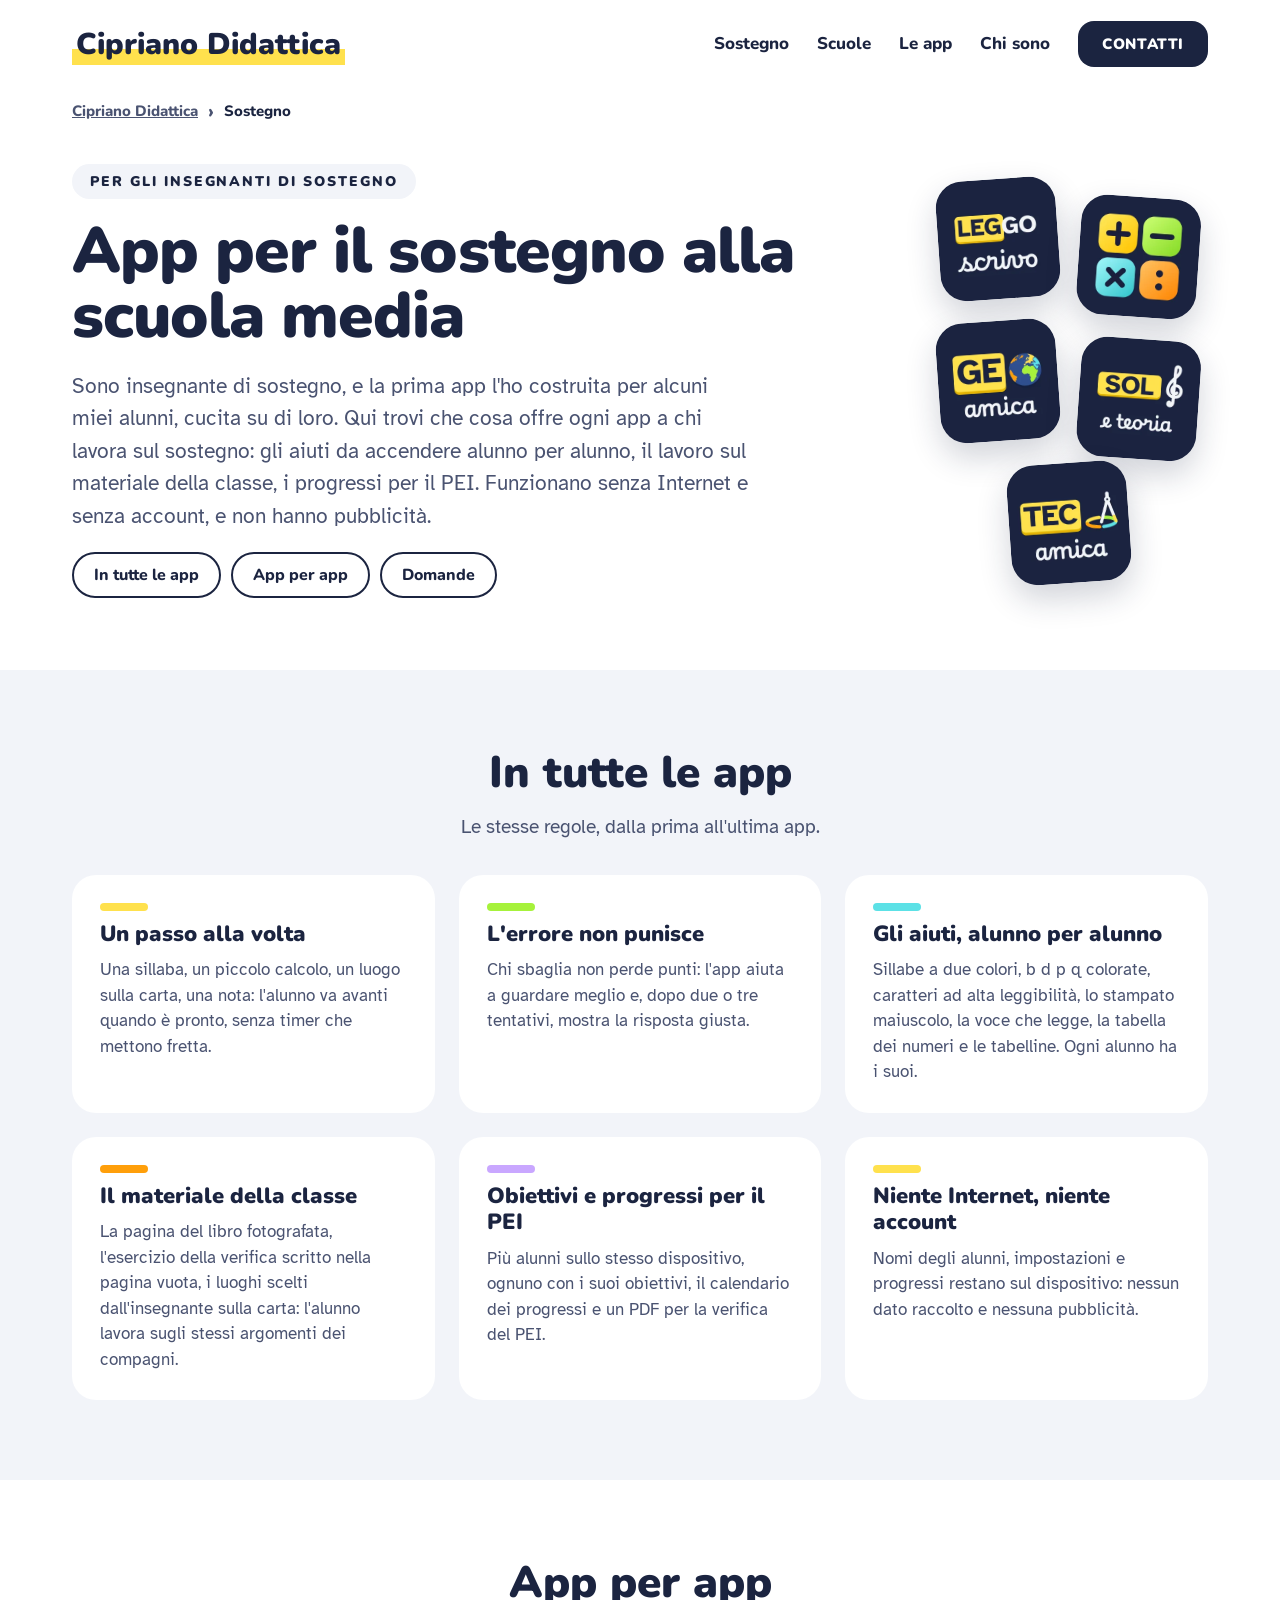
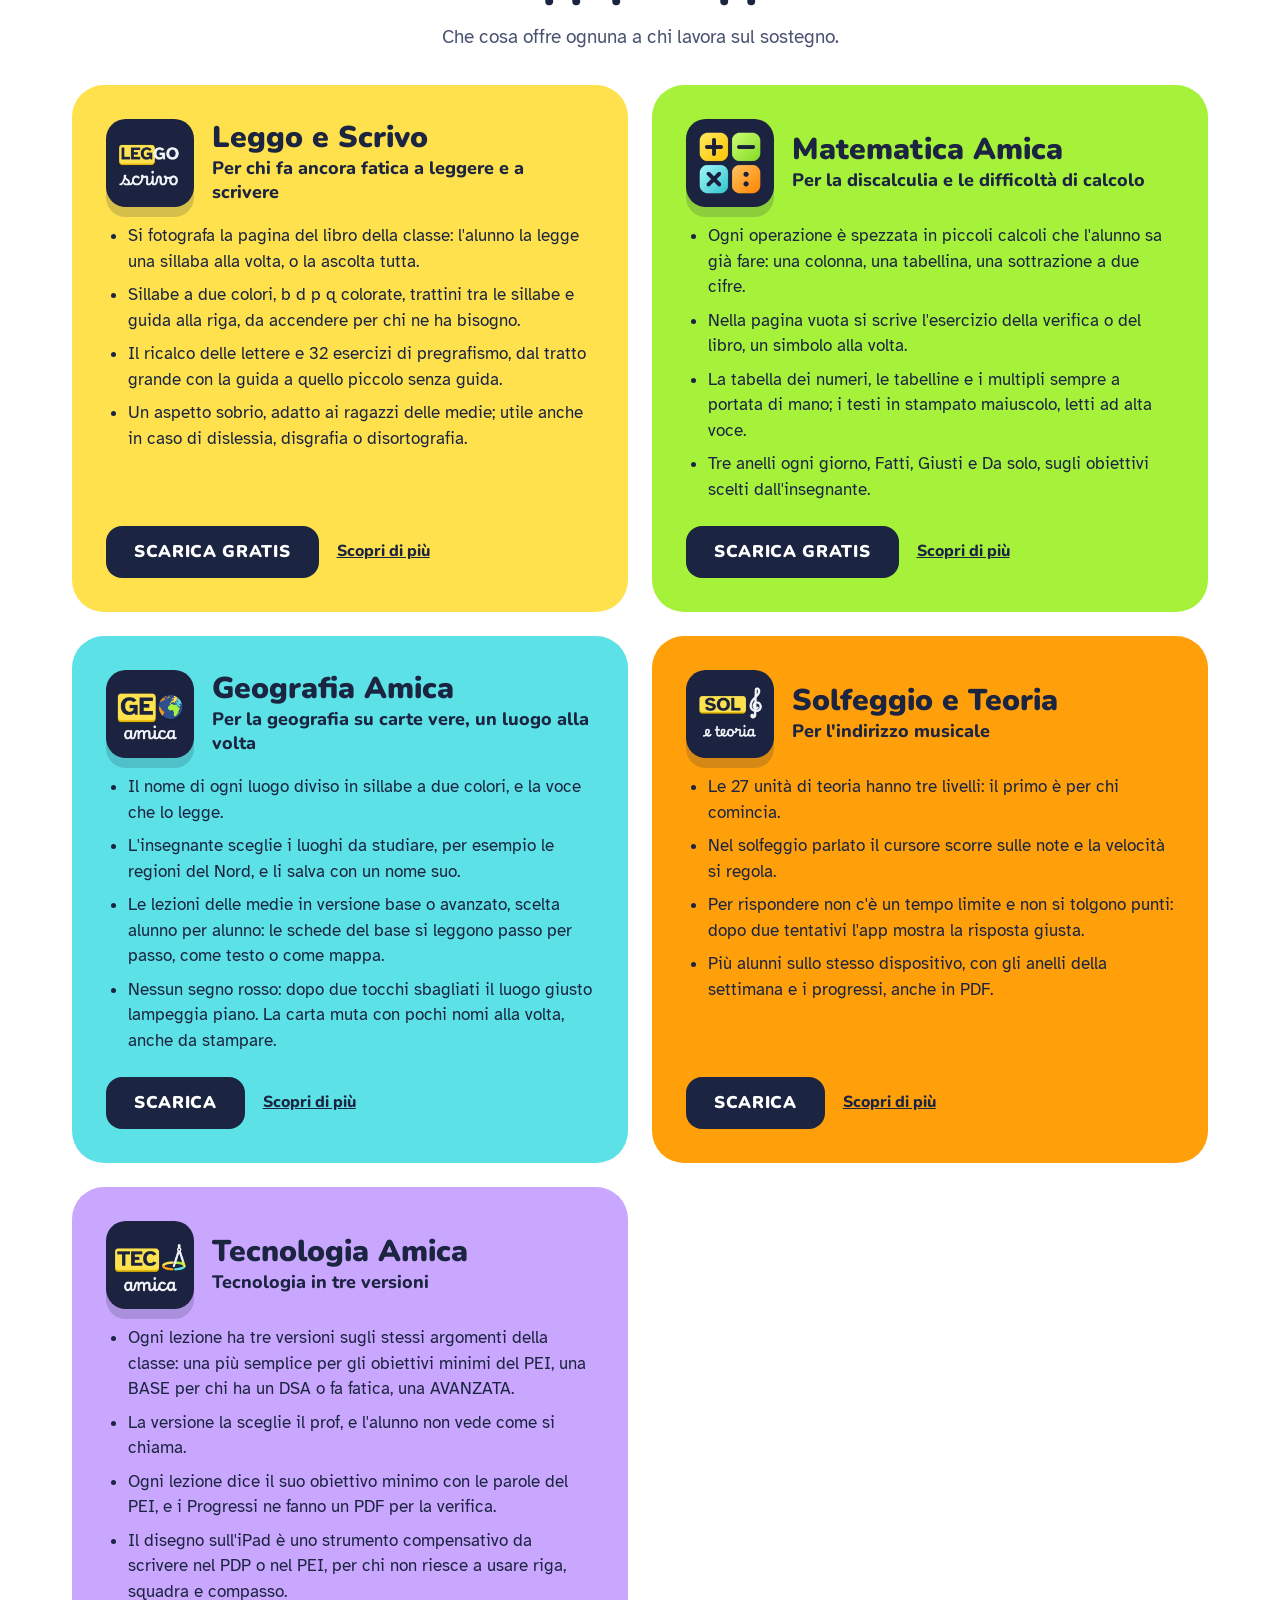
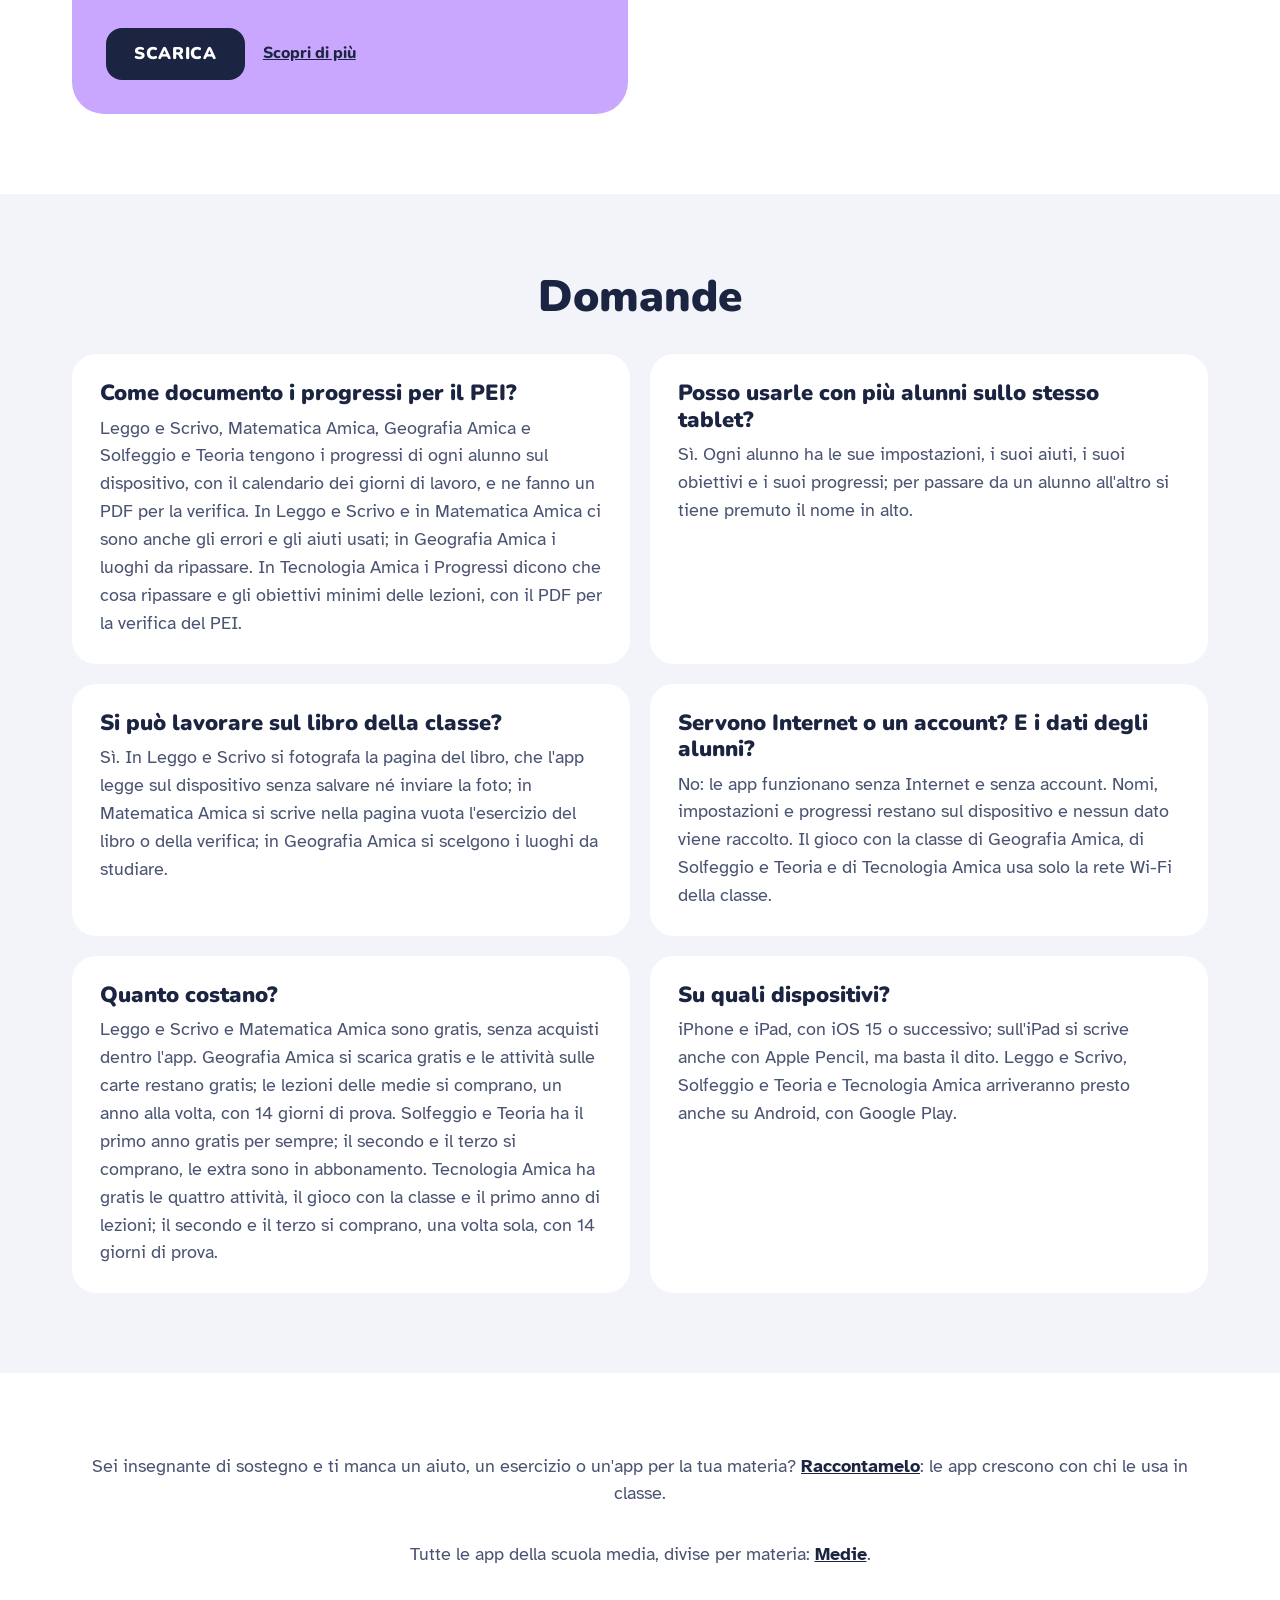
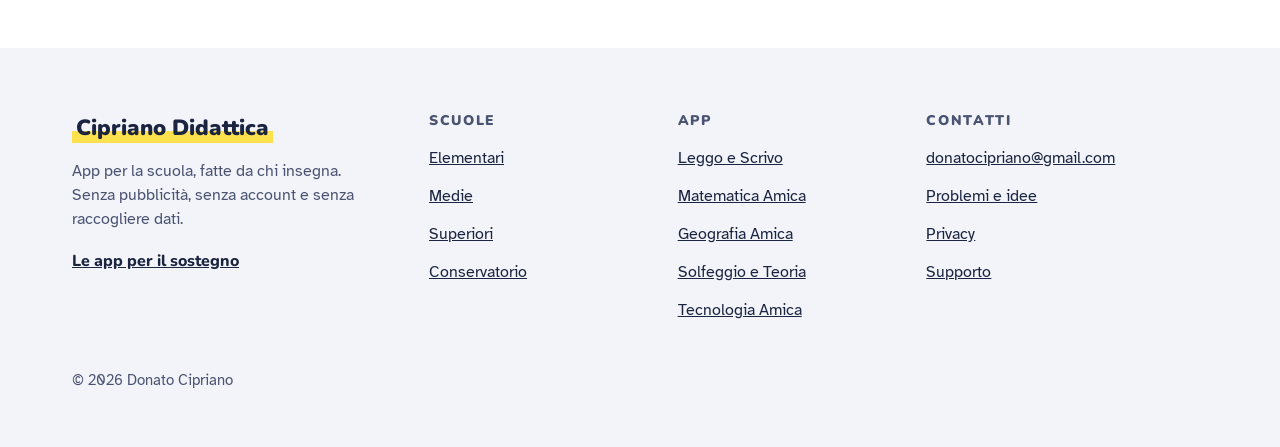
<file: sostegno/index.html>
<!doctype html>
<!-- Copyright © 2026 Donato Cipriano. Tutti i diritti riservati. -->
<!-- Pagina costruita da strumenti/costruisci.mjs: i testi si cambiano lì, poi si rifà il sito -->
<html lang="it">
<head>
<meta charset="utf-8">
<meta name="viewport" content="width=device-width, initial-scale=1">
<title>App per il sostegno alla scuola media: alunni con PEI, DSA e BES · Cipriano Didattica</title>
<meta name="description" content="Le app di un insegnante di sostegno per la scuola media: gli aiuti da accendere per ogni alunno, il materiale della classe un passo alla volta, i progressi in PDF per il PEI. Senza Internet e senza pubblicità.">
<meta name="author" content="Donato Cipriano">
<meta name="theme-color" content="#FFFFFF">
<link rel="canonical" href="https://ciprianodidattica.it/sostegno/">
<link rel="icon" href="../immagini/favicon.svg" type="image/svg+xml">
<link rel="icon" href="../immagini/favicon-32.png" sizes="32x32" type="image/png">
<link rel="apple-touch-icon" href="../immagini/apple-touch-icon.png">
<meta property="og:type" content="website">
<meta property="og:site_name" content="Cipriano Didattica">
<meta property="og:url" content="https://ciprianodidattica.it/sostegno/">
<meta property="og:locale" content="it_IT">
<meta property="og:title" content="App per il sostegno alla scuola media">
<meta property="og:description" content="Le app di un insegnante di sostegno per la scuola media: gli aiuti da accendere per ogni alunno, il materiale della classe un passo alla volta, i progressi in PDF per il PEI. Senza Internet e senza pubblicità.">
<meta property="og:image" content="https://ciprianodidattica.it/immagini/condivisione.png">
<meta property="og:image:width" content="1200">
<meta property="og:image:height" content="630">
<meta property="og:image:alt" content="App per la scuola, fatte da chi insegna: le icone di Leggo e Scrivo, Matematica Amica, Geografia Amica e Solfeggio e Teoria.">
<meta name="twitter:card" content="summary_large_image">
<link rel="preload" href="../font/nunito-latin-900-normal.woff2" as="font" type="font/woff2" crossorigin>
<link rel="preload" href="../font/atkinson-hyperlegible-latin-400-normal.woff2" as="font" type="font/woff2" crossorigin>
<link rel="stylesheet" href="../style.css">
<script type="application/ld+json">{"@context":"https://schema.org","@graph":[{"@type":"CollectionPage","@id":"https://ciprianodidattica.it/sostegno/","url":"https://ciprianodidattica.it/sostegno/","name":"App per il sostegno alla scuola media","description":"Le app di un insegnante di sostegno per la scuola media: gli aiuti da accendere per ogni alunno, il materiale della classe un passo alla volta, i progressi in PDF per il PEI. Senza Internet e senza pubblicità.","inLanguage":"it","isPartOf":{"@type":"WebSite","@id":"https://ciprianodidattica.it/#sito","name":"Cipriano Didattica","url":"https://ciprianodidattica.it/"},"audience":{"@type":"EducationalAudience","educationalRole":"Insegnante di sostegno"},"author":{"@id":"https://ciprianodidattica.it/#donato"},"mainEntity":{"@type":"ItemList","itemListElement":[{"@type":"ListItem","position":1,"url":"https://ciprianodidattica.it/leggo-e-scrivo/","name":"Leggo e Scrivo"},{"@type":"ListItem","position":2,"url":"https://ciprianodidattica.it/matematica-amica/","name":"Matematica Amica"},{"@type":"ListItem","position":3,"url":"https://ciprianodidattica.it/geografia-amica/","name":"Geografia Amica"},{"@type":"ListItem","position":4,"url":"https://ciprianodidattica.it/solfeggio-e-teoria/","name":"Solfeggio e Teoria"},{"@type":"ListItem","position":5,"url":"https://ciprianodidattica.it/tecnologia-amica/","name":"Tecnologia Amica"}]}},{"@type":"FAQPage","@id":"https://ciprianodidattica.it/sostegno/#domande","mainEntity":[{"@type":"Question","name":"Come documento i progressi per il PEI?","acceptedAnswer":{"@type":"Answer","text":"Leggo e Scrivo, Matematica Amica, Geografia Amica e Solfeggio e Teoria tengono i progressi di ogni alunno sul dispositivo, con il calendario dei giorni di lavoro, e ne fanno un PDF per la verifica. In Leggo e Scrivo e in Matematica Amica ci sono anche gli errori e gli aiuti usati; in Geografia Amica i luoghi da ripassare. In Tecnologia Amica i Progressi dicono che cosa ripassare e gli obiettivi minimi delle lezioni, con il PDF per la verifica del PEI."}},{"@type":"Question","name":"Posso usarle con più alunni sullo stesso tablet?","acceptedAnswer":{"@type":"Answer","text":"Sì. Ogni alunno ha le sue impostazioni, i suoi aiuti, i suoi obiettivi e i suoi progressi; per passare da un alunno all'altro si tiene premuto il nome in alto."}},{"@type":"Question","name":"Si può lavorare sul libro della classe?","acceptedAnswer":{"@type":"Answer","text":"Sì. In Leggo e Scrivo si fotografa la pagina del libro, che l'app legge sul dispositivo senza salvare né inviare la foto; in Matematica Amica si scrive nella pagina vuota l'esercizio del libro o della verifica; in Geografia Amica si scelgono i luoghi da studiare."}},{"@type":"Question","name":"Servono Internet o un account? E i dati degli alunni?","acceptedAnswer":{"@type":"Answer","text":"No: le app funzionano senza Internet e senza account. Nomi, impostazioni e progressi restano sul dispositivo e nessun dato viene raccolto. Il gioco con la classe di Geografia Amica, di Solfeggio e Teoria e di Tecnologia Amica usa solo la rete Wi-Fi della classe."}},{"@type":"Question","name":"Quanto costano?","acceptedAnswer":{"@type":"Answer","text":"Leggo e Scrivo e Matematica Amica sono gratis, senza acquisti dentro l'app. Geografia Amica si scarica gratis e le attività sulle carte restano gratis; le lezioni delle medie si comprano, un anno alla volta, con 14 giorni di prova. Solfeggio e Teoria ha il primo anno gratis per sempre; il secondo e il terzo si comprano, le extra sono in abbonamento. Tecnologia Amica ha gratis le quattro attività, il gioco con la classe e il primo anno di lezioni; il secondo e il terzo si comprano, una volta sola, con 14 giorni di prova."}},{"@type":"Question","name":"Su quali dispositivi?","acceptedAnswer":{"@type":"Answer","text":"iPhone e iPad, con iOS 15 o successivo; sull'iPad si scrive anche con Apple Pencil, ma basta il dito. Leggo e Scrivo, Solfeggio e Teoria e Tecnologia Amica arriveranno presto anche su Android, con Google Play."}}]},{"@type":"Person","@id":"https://ciprianodidattica.it/#donato","name":"Donato Cipriano","jobTitle":"Insegnante di sostegno","url":"https://ciprianodidattica.it/#io"},{"@type":"BreadcrumbList","itemListElement":[{"@type":"ListItem","position":1,"name":"Cipriano Didattica","item":"https://ciprianodidattica.it/"},{"@type":"ListItem","position":2,"name":"Sostegno","item":"https://ciprianodidattica.it/sostegno/"}]}]}</script>
</head>
<body>
<a class="salta" href="#contenuto">Salta al contenuto</a>

<header class="testata">
  <div class="wrap testata-riga">
    <a class="marchio" href="../"><span>Cipriano Didattica</span></a>
    <nav class="menu" aria-label="Menu principale">
      <a class="menu-voce" href="../sostegno/">Sostegno</a>
      <a class="menu-voce" href="../#scuole">Scuole</a>
      <a class="menu-voce" href="../#app">Le app</a>
      <a class="menu-voce menu-voce-io" href="../#io">Chi sono</a>
      <a class="btn btn-pieno" href="#contatti">CONTATTI</a>
    </nav>
  </div>
</header>

<main id="contenuto">

<nav class="percorso" aria-label="Sei qui">
  <div class="wrap">
    <ol>
      <li><a href="../">Cipriano Didattica</a></li>
      <li><span aria-current="page">Sostegno</span></li>
    </ol>
  </div>
</nav>

<section class="testa-pagina">
  <div class="wrap">
    <div class="testa-testo">
      <p class="etichetta">PER GLI INSEGNANTI DI SOSTEGNO</p>
      <h1>App per il sostegno alla scuola media</h1>
      <p class="intro">Sono insegnante di sostegno, e la prima app l'ho costruita per alcuni miei alunni, cucita su di loro. Qui trovi che cosa offre ogni app a chi lavora sul sostegno: gli aiuti da accendere alunno per alunno, il lavoro sul materiale della classe, i progressi per il PEI. Funzionano senza Internet e senza account, e non hanno pubblicità.</p>
      <ul class="materie-link" aria-label="In questa pagina">
        <li><a href="#comune">In tutte le app</a></li>
        <li><a href="#app-per-app">App per app</a></li>
        <li><a href="#domande">Domande</a></li>
      </ul>
    </div>
    <div class="mosaico mosaico-5">
      <img src="../immagini/app/leggo-e-scrivo-300.webp" srcset="../immagini/app/leggo-e-scrivo-300.webp 300w, ../immagini/app/leggo-e-scrivo-450.webp 450w, ../immagini/app/leggo-e-scrivo-600.webp 600w" sizes="(max-width: 640px) 64px, 120px" width="120" height="120" alt="" fetchpriority="high" decoding="async">
      <img src="../immagini/app/matematica-amica-300.webp" srcset="../immagini/app/matematica-amica-300.webp 300w, ../immagini/app/matematica-amica-450.webp 450w, ../immagini/app/matematica-amica-600.webp 600w" sizes="(max-width: 640px) 64px, 120px" width="120" height="120" alt="" fetchpriority="high" decoding="async">
      <img src="../immagini/app/geografia-amica-300.webp" srcset="../immagini/app/geografia-amica-300.webp 300w, ../immagini/app/geografia-amica-450.webp 450w, ../immagini/app/geografia-amica-600.webp 600w" sizes="(max-width: 640px) 64px, 120px" width="120" height="120" alt="" fetchpriority="high" decoding="async">
      <img src="../immagini/app/solfeggio-e-teoria-300.webp" srcset="../immagini/app/solfeggio-e-teoria-300.webp 300w, ../immagini/app/solfeggio-e-teoria-450.webp 450w, ../immagini/app/solfeggio-e-teoria-600.webp 600w" sizes="(max-width: 640px) 64px, 120px" width="120" height="120" alt="" fetchpriority="high" decoding="async">
      <img src="../immagini/app/tecnologia-amica-300.webp" srcset="../immagini/app/tecnologia-amica-300.webp 300w, ../immagini/app/tecnologia-amica-450.webp 450w, ../immagini/app/tecnologia-amica-600.webp 600w" sizes="(max-width: 640px) 64px, 120px" width="120" height="120" alt="" fetchpriority="high" decoding="async">
    </div>
  </div>
</section>

<section id="comune" class="sezione sostegno-fascia" aria-labelledby="titolo-comune">
  <div class="wrap">
    <h2 id="titolo-comune" class="titolo-sezione">In tutte le app</h2>
    <p class="sottotitolo-sezione">Le stesse regole, dalla prima all'ultima app.</p>
    <div class="griglia-funzioni">
      <div class="riquadro">
        <span class="barretta sfondo-giallo"></span>
        <h3>Un passo alla volta</h3>
        <p>Una sillaba, un piccolo calcolo, un luogo sulla carta, una nota: l'alunno va avanti quando è pronto, senza timer che mettono fretta.</p>
      </div>
      <div class="riquadro">
        <span class="barretta sfondo-verde"></span>
        <h3>L'errore non punisce</h3>
        <p>Chi sbaglia non perde punti: l'app aiuta a guardare meglio e, dopo due o tre tentativi, mostra la risposta giusta.</p>
      </div>
      <div class="riquadro">
        <span class="barretta sfondo-azzurro"></span>
        <h3>Gli aiuti, alunno per alunno</h3>
        <p>Sillabe a due colori, <span class="unito">b d p q</span> colorate, caratteri ad alta leggibilità, lo stampato maiuscolo, la voce che legge, la tabella dei numeri e le tabelline. Ogni alunno ha i suoi.</p>
      </div>
      <div class="riquadro">
        <span class="barretta sfondo-arancione"></span>
        <h3>Il materiale della classe</h3>
        <p>La pagina del libro fotografata, l'esercizio della verifica scritto nella pagina vuota, i luoghi scelti dall'insegnante sulla carta: l'alunno lavora sugli stessi argomenti dei compagni.</p>
      </div>
      <div class="riquadro">
        <span class="barretta sfondo-lilla"></span>
        <h3>Obiettivi e progressi per il PEI</h3>
        <p>Più alunni sullo stesso dispositivo, ognuno con i suoi obiettivi, il calendario dei progressi e un PDF per la verifica del PEI.</p>
      </div>
      <div class="riquadro">
        <span class="barretta sfondo-giallo"></span>
        <h3>Niente Internet, niente account</h3>
        <p>Nomi degli alunni, impostazioni e progressi restano sul dispositivo: nessun dato raccolto e nessuna pubblicità.</p>
      </div>
    </div>
  </div>
</section>

<section id="app-per-app" class="sezione" aria-labelledby="titolo-app-per-app">
  <div class="wrap">
    <h2 id="titolo-app-per-app" class="titolo-sezione">App per app</h2>
    <p class="sottotitolo-sezione">Che cosa offre ognuna a chi lavora sul sostegno.</p>
    <div class="griglia-2 schede-sostegno">
      <article class="scheda sfondo-giallo">
        <div class="scheda-testa">
          <img src="../immagini/app/leggo-e-scrivo-300.webp" srcset="../immagini/app/leggo-e-scrivo-300.webp 300w, ../immagini/app/leggo-e-scrivo-450.webp 450w, ../immagini/app/leggo-e-scrivo-600.webp 600w" sizes="88px" width="88" height="88" alt="" loading="lazy" decoding="async">
          <div>
            <h3><a href="../leggo-e-scrivo/">Leggo e Scrivo</a></h3>
            <p class="sottotitolo-store">Per chi fa ancora fatica a leggere e a scrivere</p>
          </div>
        </div>
        <ul class="scheda-voci">
          <li>Si fotografa la pagina del libro della classe: l'alunno la legge una sillaba alla volta, o la ascolta tutta.</li>
          <li>Sillabe a due colori, b d p q colorate, trattini tra le sillabe e guida alla riga, da accendere per chi ne ha bisogno.</li>
          <li>Il ricalco delle lettere e 32 esercizi di pregrafismo, dal tratto grande con la guida a quello piccolo senza guida.</li>
          <li>Un aspetto sobrio, adatto ai ragazzi delle medie; utile anche in caso di dislessia, disgrafia o disortografia.</li>
        </ul>
        <div class="azioni">
          <a class="btn btn-pieno" href="https://apps.apple.com/it/app/leggo-e-scrivo/id6816164780">SCARICA GRATIS<span class="solo-lettori"> Leggo e Scrivo dall'App Store</span></a>
          <a class="scopri" href="../leggo-e-scrivo/">Scopri di più<span class="solo-lettori"> su Leggo e Scrivo</span></a>
        </div>
      </article>
      <article class="scheda sfondo-verde">
        <div class="scheda-testa">
          <img src="../immagini/app/matematica-amica-300.webp" srcset="../immagini/app/matematica-amica-300.webp 300w, ../immagini/app/matematica-amica-450.webp 450w, ../immagini/app/matematica-amica-600.webp 600w" sizes="88px" width="88" height="88" alt="" loading="lazy" decoding="async">
          <div>
            <h3><a href="../matematica-amica/">Matematica Amica</a></h3>
            <p class="sottotitolo-store">Per la discalculia e le difficoltà di calcolo</p>
          </div>
        </div>
        <ul class="scheda-voci">
          <li>Ogni operazione è spezzata in piccoli calcoli che l'alunno sa già fare: una colonna, una tabellina, una sottrazione a due cifre.</li>
          <li>Nella pagina vuota si scrive l'esercizio della verifica o del libro, un simbolo alla volta.</li>
          <li>La tabella dei numeri, le tabelline e i multipli sempre a portata di mano; i testi in stampato maiuscolo, letti ad alta voce.</li>
          <li>Tre anelli ogni giorno, Fatti, Giusti e Da solo, sugli obiettivi scelti dall'insegnante.</li>
        </ul>
        <div class="azioni">
          <a class="btn btn-pieno" href="https://apps.apple.com/it/app/matematica-amica/id6817377890">SCARICA GRATIS<span class="solo-lettori"> Matematica Amica dall'App Store</span></a>
          <a class="scopri" href="../matematica-amica/">Scopri di più<span class="solo-lettori"> su Matematica Amica</span></a>
        </div>
      </article>
      <article class="scheda sfondo-azzurro">
        <div class="scheda-testa">
          <img src="../immagini/app/geografia-amica-300.webp" srcset="../immagini/app/geografia-amica-300.webp 300w, ../immagini/app/geografia-amica-450.webp 450w, ../immagini/app/geografia-amica-600.webp 600w" sizes="88px" width="88" height="88" alt="" loading="lazy" decoding="async">
          <div>
            <h3><a href="../geografia-amica/">Geografia Amica</a></h3>
            <p class="sottotitolo-store">Per la geografia su carte vere, un luogo alla volta</p>
          </div>
        </div>
        <ul class="scheda-voci">
          <li>Il nome di ogni luogo diviso in sillabe a due colori, e la voce che lo legge.</li>
          <li>L'insegnante sceglie i luoghi da studiare, per esempio le regioni del Nord, e li salva con un nome suo.</li>
          <li>Le lezioni delle medie in versione base o avanzato, scelta alunno per alunno: le schede del base si leggono passo per passo, come testo o come mappa.</li>
          <li>Nessun segno rosso: dopo due tocchi sbagliati il luogo giusto lampeggia piano. La carta muta con pochi nomi alla volta, anche da stampare.</li>
        </ul>
        <div class="azioni">
          <a class="btn btn-pieno" href="https://apps.apple.com/it/app/geografia-amica/id6820412508">SCARICA<span class="solo-lettori"> Geografia Amica dall'App Store</span></a>
          <a class="scopri" href="../geografia-amica/">Scopri di più<span class="solo-lettori"> su Geografia Amica</span></a>
        </div>
      </article>
      <article class="scheda sfondo-arancione">
        <div class="scheda-testa">
          <img src="../immagini/app/solfeggio-e-teoria-300.webp" srcset="../immagini/app/solfeggio-e-teoria-300.webp 300w, ../immagini/app/solfeggio-e-teoria-450.webp 450w, ../immagini/app/solfeggio-e-teoria-600.webp 600w" sizes="88px" width="88" height="88" alt="" loading="lazy" decoding="async">
          <div>
            <h3><a href="../solfeggio-e-teoria/">Solfeggio e Teoria</a></h3>
            <p class="sottotitolo-store">Per l'indirizzo musicale</p>
          </div>
        </div>
        <ul class="scheda-voci">
          <li>Le 27 unità di teoria hanno tre livelli: il primo è per chi comincia.</li>
          <li>Nel solfeggio parlato il cursore scorre sulle note e la velocità si regola.</li>
          <li>Per rispondere non c'è un tempo limite e non si tolgono punti: dopo due tentativi l'app mostra la risposta giusta.</li>
          <li>Più alunni sullo stesso dispositivo, con gli anelli della settimana e i progressi, anche in PDF.</li>
        </ul>
        <div class="azioni">
          <a class="btn btn-pieno" href="https://apps.apple.com/it/app/solfeggio-e-teoria/id6824515375">SCARICA<span class="solo-lettori"> Solfeggio e Teoria dall'App Store</span></a>
          <a class="scopri" href="../solfeggio-e-teoria/">Scopri di più<span class="solo-lettori"> su Solfeggio e Teoria</span></a>
        </div>
      </article>
      <article class="scheda sfondo-lilla">
        <div class="scheda-testa">
          <img src="../immagini/app/tecnologia-amica-300.webp" srcset="../immagini/app/tecnologia-amica-300.webp 300w, ../immagini/app/tecnologia-amica-450.webp 450w, ../immagini/app/tecnologia-amica-600.webp 600w" sizes="88px" width="88" height="88" alt="" loading="lazy" decoding="async">
          <div>
            <h3><a href="../tecnologia-amica/">Tecnologia Amica</a></h3>
            <p class="sottotitolo-store">Tecnologia in tre versioni</p>
          </div>
        </div>
        <ul class="scheda-voci">
          <li>Ogni lezione ha tre versioni sugli stessi argomenti della classe: una più semplice per gli obiettivi minimi del PEI, una BASE per chi ha un DSA o fa fatica, una AVANZATA.</li>
          <li>La versione la sceglie il prof, e l'alunno non vede come si chiama.</li>
          <li>Ogni lezione dice il suo obiettivo minimo con le parole del PEI, e i Progressi ne fanno un PDF per la verifica.</li>
          <li>Il disegno sull'iPad è uno strumento compensativo da scrivere nel PDP o nel PEI, per chi non riesce a usare riga, squadra e compasso.</li>
        </ul>
        <div class="azioni">
          <a class="btn btn-pieno" href="https://apps.apple.com/it/app/tecnologia-amica/id6831735342">SCARICA<span class="solo-lettori"> Tecnologia Amica dall'App Store</span></a>
          <a class="scopri" href="../tecnologia-amica/">Scopri di più<span class="solo-lettori"> su Tecnologia Amica</span></a>
        </div>
      </article>
    </div>
  </div>
</section>

<section id="domande" class="sezione sostegno-fascia" aria-labelledby="titolo-domande">
  <div class="wrap">
    <h2 id="titolo-domande" class="titolo-sezione">Domande</h2>
    <div class="domande">
      <div class="domanda domanda-bianca">
        <h3>Come documento i progressi per il PEI?</h3>
        <p>Leggo e Scrivo, Matematica Amica, Geografia Amica e Solfeggio e Teoria tengono i progressi di ogni alunno sul dispositivo, con il calendario dei giorni di lavoro, e ne fanno un PDF per la verifica. In Leggo e Scrivo e in Matematica Amica ci sono anche gli errori e gli aiuti usati; in Geografia Amica i luoghi da ripassare. In Tecnologia Amica i Progressi dicono che cosa ripassare e gli obiettivi minimi delle lezioni, con il PDF per la verifica del PEI.</p>
      </div>
      <div class="domanda domanda-bianca">
        <h3>Posso usarle con più alunni sullo stesso tablet?</h3>
        <p>Sì. Ogni alunno ha le sue impostazioni, i suoi aiuti, i suoi obiettivi e i suoi progressi; per passare da un alunno all'altro si tiene premuto il nome in alto.</p>
      </div>
      <div class="domanda domanda-bianca">
        <h3>Si può lavorare sul libro della classe?</h3>
        <p>Sì. In Leggo e Scrivo si fotografa la pagina del libro, che l'app legge sul dispositivo senza salvare né inviare la foto; in Matematica Amica si scrive nella pagina vuota l'esercizio del libro o della verifica; in Geografia Amica si scelgono i luoghi da studiare.</p>
      </div>
      <div class="domanda domanda-bianca">
        <h3>Servono Internet o un account? E i dati degli alunni?</h3>
        <p>No: le app funzionano senza Internet e senza account. Nomi, impostazioni e progressi restano sul dispositivo e nessun dato viene raccolto. Il gioco con la classe di Geografia Amica, di Solfeggio e Teoria e di Tecnologia Amica usa solo la rete Wi-Fi della classe.</p>
      </div>
      <div class="domanda domanda-bianca">
        <h3>Quanto costano?</h3>
        <p>Leggo e Scrivo e Matematica Amica sono gratis, senza acquisti dentro l'app. Geografia Amica si scarica gratis e le attività sulle carte restano gratis; le lezioni delle medie si comprano, un anno alla volta, con 14 giorni di prova. Solfeggio e Teoria ha il primo anno gratis per sempre; il secondo e il terzo si comprano, le extra sono in abbonamento. Tecnologia Amica ha gratis le quattro attività, il gioco con la classe e il primo anno di lezioni; il secondo e il terzo si comprano, una volta sola, con 14 giorni di prova.</p>
      </div>
      <div class="domanda domanda-bianca">
        <h3>Su quali dispositivi?</h3>
        <p>iPhone e iPad, con iOS 15 o successivo; sull'iPad si scrive anche con Apple Pencil, ma basta il dito. Leggo e Scrivo, Solfeggio e Teoria e Tecnologia Amica arriveranno presto anche su Android, con Google Play.</p>
      </div>
    </div>
  </div>
</section>

<section class="sezione altre-app" aria-label="Per continuare">
  <div class="wrap">
    <p class="invito">Sei insegnante di sostegno e ti manca un aiuto, un esercizio o un'app per la tua materia? <a href="../scrivimi/">Raccontamelo</a>: le app crescono con chi le usa in classe.</p>
    <p class="invito">Tutte le app della scuola media, divise per materia: <a href="../medie/">Medie</a>.</p>
  </div>
</section>

</main>

<footer id="contatti" class="piede">
  <div class="wrap">
    <div class="piede-griglia">
      <div class="piede-marchio">
        <a class="marchio" href="../"><span>Cipriano Didattica</span></a>
        <p>App per la scuola, fatte da chi insegna. Senza pubblicità, senza account e senza raccogliere dati.</p>
        <a class="piede-sostegno" href="../sostegno/">Le app per il sostegno</a>
      </div>
      <nav aria-labelledby="piede-scuole">
        <h2 id="piede-scuole">Scuole</h2>
        <ul>
          <li><a href="../elementari/">Elementari</a></li>
          <li><a href="../medie/">Medie</a></li>
          <li><a href="../superiori/">Superiori</a></li>
          <li><a href="../conservatorio/">Conservatorio</a></li>
        </ul>
      </nav>
      <nav aria-labelledby="piede-app">
        <h2 id="piede-app">App</h2>
        <ul>
          <li><a href="../leggo-e-scrivo/">Leggo e Scrivo</a></li>
          <li><a href="../matematica-amica/">Matematica Amica</a></li>
          <li><a href="../geografia-amica/">Geografia Amica</a></li>
          <li><a href="../solfeggio-e-teoria/">Solfeggio e Teoria</a></li>
          <li><a href="../tecnologia-amica/">Tecnologia Amica</a></li>
        </ul>
      </nav>
      <div>
        <h2>Contatti</h2>
        <ul>
          <li><a href="mailto:donatocipriano@gmail.com">donatocipriano@gmail.com</a></li>
          <li><a href="../scrivimi/">Problemi e idee</a></li>
          <li><a href="../privacy.html">Privacy</a></li>
          <li><a href="../privacy.html#supporto">Supporto</a></li>
        </ul>
      </div>
    </div>
    <small>© 2026 Donato Cipriano</small>
  </div>
</footer>
</body>
</html>
</file>
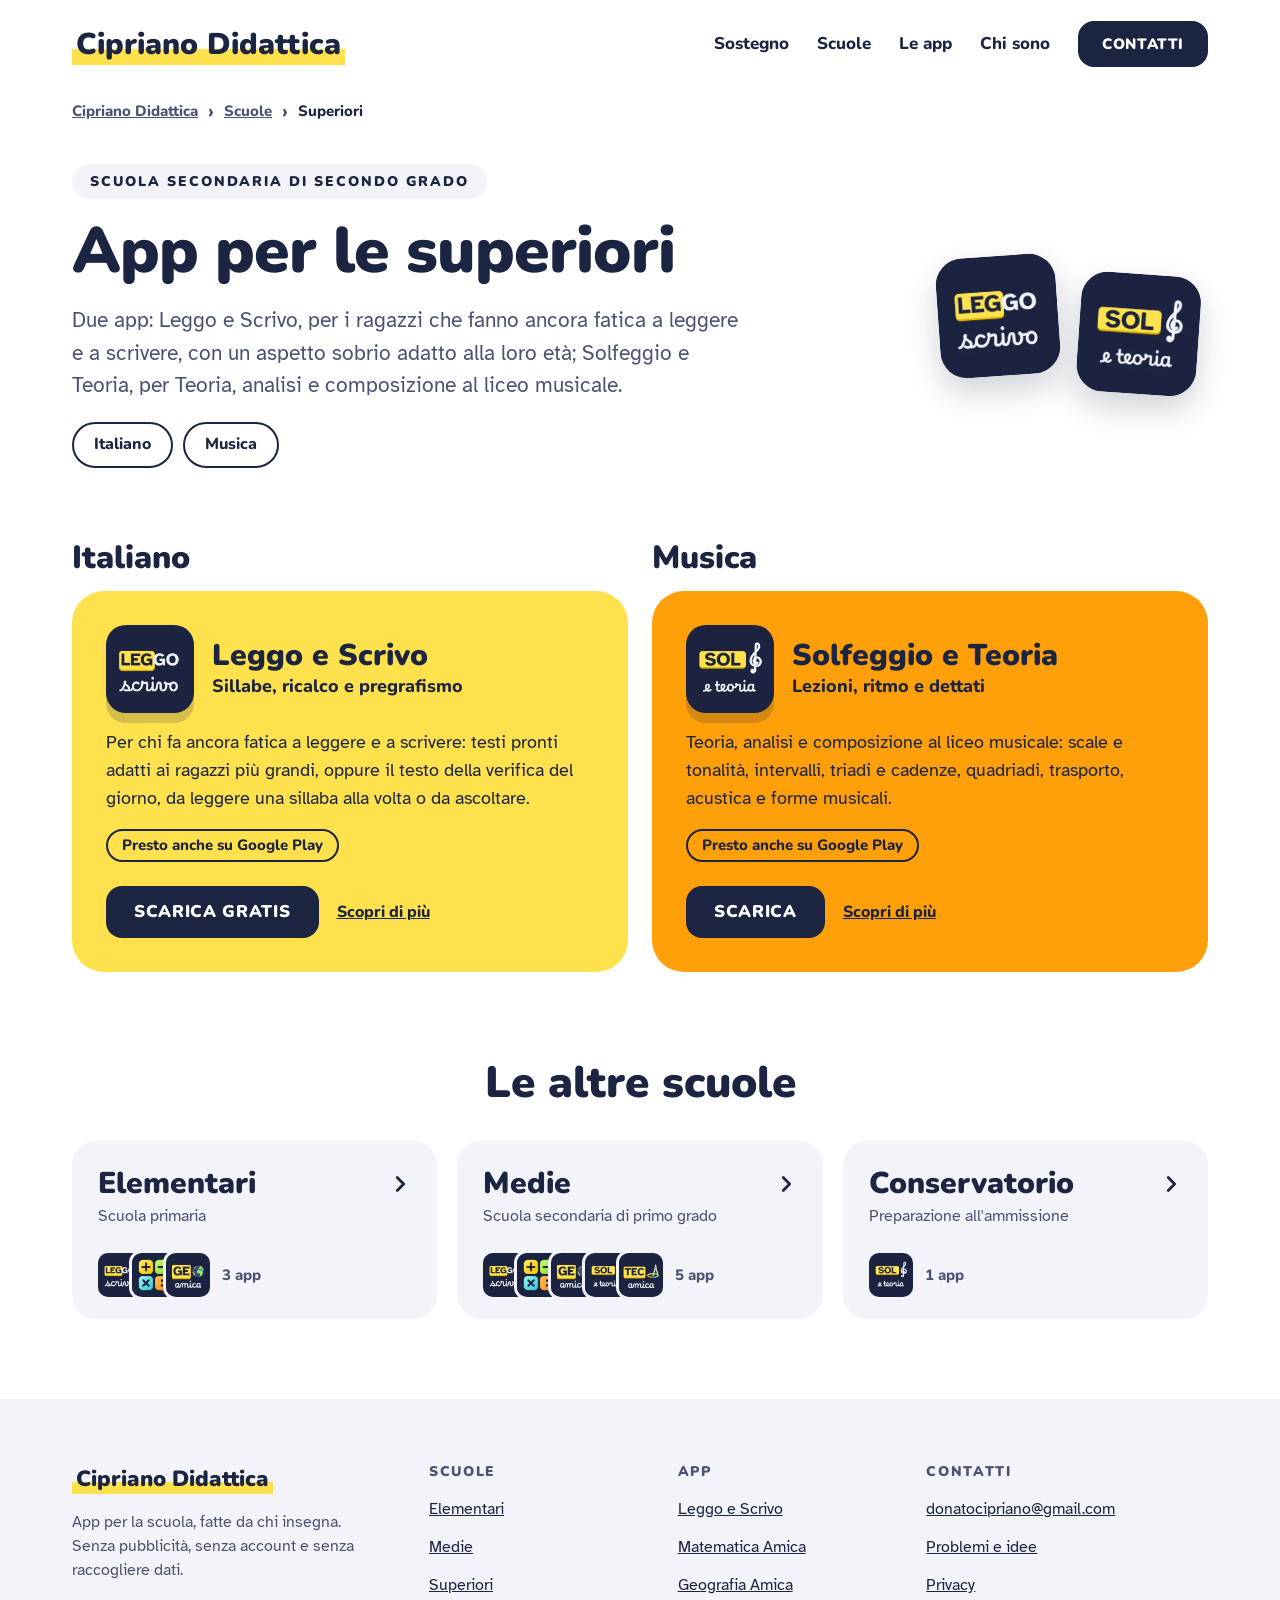
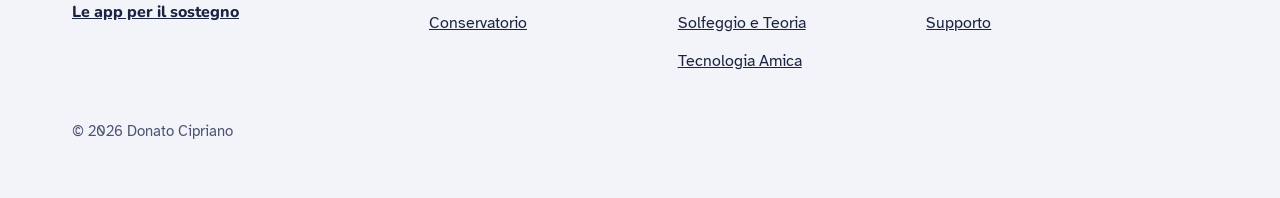
<file: superiori/index.html>
<!doctype html>
<!-- Copyright © 2026 Donato Cipriano. Tutti i diritti riservati. -->
<!-- Pagina costruita da strumenti/costruisci.mjs: i testi si cambiano lì, poi si rifà il sito -->
<html lang="it">
<head>
<meta charset="utf-8">
<meta name="viewport" content="width=device-width, initial-scale=1">
<title>App per le superiori: leggere e scrivere, e musica al liceo musicale · Cipriano Didattica</title>
<meta name="description" content="Leggo e Scrivo per i ragazzi che fanno ancora fatica a leggere e a scrivere, Solfeggio e Teoria per Teoria, analisi e composizione al liceo musicale. Senza Internet e senza account.">
<meta name="author" content="Donato Cipriano">
<meta name="theme-color" content="#FFFFFF">
<link rel="canonical" href="https://ciprianodidattica.it/superiori/">
<link rel="icon" href="../immagini/favicon.svg" type="image/svg+xml">
<link rel="icon" href="../immagini/favicon-32.png" sizes="32x32" type="image/png">
<link rel="apple-touch-icon" href="../immagini/apple-touch-icon.png">
<meta property="og:type" content="website">
<meta property="og:site_name" content="Cipriano Didattica">
<meta property="og:url" content="https://ciprianodidattica.it/superiori/">
<meta property="og:locale" content="it_IT">
<meta property="og:title" content="App per le superiori · Scuola secondaria di secondo grado">
<meta property="og:description" content="Leggo e Scrivo per i ragazzi che fanno ancora fatica a leggere e a scrivere, Solfeggio e Teoria per Teoria, analisi e composizione al liceo musicale. Senza Internet e senza account.">
<meta property="og:image" content="https://ciprianodidattica.it/immagini/condivisione.png">
<meta property="og:image:width" content="1200">
<meta property="og:image:height" content="630">
<meta property="og:image:alt" content="App per la scuola, fatte da chi insegna: le icone di Leggo e Scrivo, Matematica Amica, Geografia Amica e Solfeggio e Teoria.">
<meta name="twitter:card" content="summary_large_image">
<link rel="preload" href="../font/nunito-latin-900-normal.woff2" as="font" type="font/woff2" crossorigin>
<link rel="preload" href="../font/atkinson-hyperlegible-latin-400-normal.woff2" as="font" type="font/woff2" crossorigin>
<link rel="stylesheet" href="../style.css">
<script type="application/ld+json">{"@context":"https://schema.org","@graph":[{"@type":"CollectionPage","@id":"https://ciprianodidattica.it/superiori/","url":"https://ciprianodidattica.it/superiori/","name":"App per le superiori (Scuola secondaria di secondo grado)","description":"Leggo e Scrivo per i ragazzi che fanno ancora fatica a leggere e a scrivere, Solfeggio e Teoria per Teoria, analisi e composizione al liceo musicale. Senza Internet e senza account.","inLanguage":"it","isPartOf":{"@type":"WebSite","@id":"https://ciprianodidattica.it/#sito","name":"Cipriano Didattica","url":"https://ciprianodidattica.it/"},"mainEntity":{"@type":"ItemList","itemListElement":[{"@type":"ListItem","position":1,"url":"https://ciprianodidattica.it/leggo-e-scrivo/","name":"Leggo e Scrivo"},{"@type":"ListItem","position":2,"url":"https://ciprianodidattica.it/solfeggio-e-teoria/","name":"Solfeggio e Teoria"}]}},{"@type":"BreadcrumbList","itemListElement":[{"@type":"ListItem","position":1,"name":"Cipriano Didattica","item":"https://ciprianodidattica.it/"},{"@type":"ListItem","position":2,"name":"Superiori","item":"https://ciprianodidattica.it/superiori/"}]}]}</script>
</head>
<body>
<a class="salta" href="#contenuto">Salta al contenuto</a>

<header class="testata">
  <div class="wrap testata-riga">
    <a class="marchio" href="../"><span>Cipriano Didattica</span></a>
    <nav class="menu" aria-label="Menu principale">
      <a class="menu-voce" href="../sostegno/">Sostegno</a>
      <a class="menu-voce" href="../#scuole">Scuole</a>
      <a class="menu-voce" href="../#app">Le app</a>
      <a class="menu-voce menu-voce-io" href="../#io">Chi sono</a>
      <a class="btn btn-pieno" href="#contatti">CONTATTI</a>
    </nav>
  </div>
</header>

<main id="contenuto">

<nav class="percorso" aria-label="Sei qui">
  <div class="wrap">
    <ol>
      <li><a href="../">Cipriano Didattica</a></li>
      <li><a href="../#scuole">Scuole</a></li>
      <li><span aria-current="page">Superiori</span></li>
    </ol>
  </div>
</nav>

<section class="testa-pagina">
  <div class="wrap">
    <div class="testa-testo">
      <p class="etichetta">SCUOLA SECONDARIA DI SECONDO GRADO</p>
      <h1>App per le superiori</h1>
      <p class="intro">Due app: Leggo e Scrivo, per i ragazzi che fanno ancora fatica a leggere e a scrivere, con un aspetto sobrio adatto alla loro età; Solfeggio e Teoria, per Teoria, analisi e composizione al liceo musicale.</p>
      <ul class="materie-link" aria-label="Materie">
        <li><a href="#italiano">Italiano</a></li>
        <li><a href="#musica">Musica</a></li>
      </ul>
    </div>
    <div class="mosaico mosaico-2">
      <img src="../immagini/app/leggo-e-scrivo-300.webp" srcset="../immagini/app/leggo-e-scrivo-300.webp 300w, ../immagini/app/leggo-e-scrivo-450.webp 450w, ../immagini/app/leggo-e-scrivo-600.webp 600w" sizes="(max-width: 640px) 64px, 120px" width="120" height="120" alt="" fetchpriority="high" decoding="async">
      <img src="../immagini/app/solfeggio-e-teoria-300.webp" srcset="../immagini/app/solfeggio-e-teoria-300.webp 300w, ../immagini/app/solfeggio-e-teoria-450.webp 450w, ../immagini/app/solfeggio-e-teoria-600.webp 600w" sizes="(max-width: 640px) 64px, 120px" width="120" height="120" alt="" fetchpriority="high" decoding="async">
    </div>
  </div>
</section>

<div class="materie">
  <div class="wrap">
    <section id="italiano" class="materia" aria-labelledby="titolo-italiano">
      <h2 id="titolo-italiano">Italiano</h2>
      <article class="scheda sfondo-giallo">
        <div class="scheda-testa">
          <img src="../immagini/app/leggo-e-scrivo-300.webp" srcset="../immagini/app/leggo-e-scrivo-300.webp 300w, ../immagini/app/leggo-e-scrivo-450.webp 450w, ../immagini/app/leggo-e-scrivo-600.webp 600w" sizes="88px" width="88" height="88" alt="" decoding="async">
          <div>
            <h3><a href="../leggo-e-scrivo/">Leggo e Scrivo</a></h3>
            <p class="sottotitolo-store">Sillabe, ricalco e pregrafismo</p>
          </div>
        </div>
        <p class="frase">Per chi fa ancora fatica a leggere e a scrivere: testi pronti adatti ai ragazzi più grandi, oppure il testo della verifica del giorno, da leggere una sillaba alla volta o da ascoltare.</p>
        <p class="presto-android">Presto anche su Google Play</p>
        <div class="azioni">
          <a class="btn btn-pieno" href="https://apps.apple.com/it/app/leggo-e-scrivo/id6816164780">SCARICA GRATIS<span class="solo-lettori"> Leggo e Scrivo dall'App Store</span></a>
          <a class="scopri" href="../leggo-e-scrivo/">Scopri di più<span class="solo-lettori"> su Leggo e Scrivo</span></a>
        </div>
      </article>
    </section>
    <section id="musica" class="materia" aria-labelledby="titolo-musica">
      <h2 id="titolo-musica">Musica</h2>
      <article class="scheda sfondo-arancione">
        <div class="scheda-testa">
          <img src="../immagini/app/solfeggio-e-teoria-300.webp" srcset="../immagini/app/solfeggio-e-teoria-300.webp 300w, ../immagini/app/solfeggio-e-teoria-450.webp 450w, ../immagini/app/solfeggio-e-teoria-600.webp 600w" sizes="88px" width="88" height="88" alt="" decoding="async">
          <div>
            <h3><a href="../solfeggio-e-teoria/">Solfeggio e Teoria</a></h3>
            <p class="sottotitolo-store">Lezioni, ritmo e dettati</p>
          </div>
        </div>
        <p class="frase">Teoria, analisi e composizione al liceo musicale: scale e tonalità, intervalli, triadi e cadenze, quadriadi, trasporto, acustica e forme musicali.</p>
        <p class="presto-android">Presto anche su Google Play</p>
        <div class="azioni">
          <a class="btn btn-pieno" href="https://apps.apple.com/it/app/solfeggio-e-teoria/id6824515375">SCARICA<span class="solo-lettori"> Solfeggio e Teoria dall'App Store</span></a>
          <a class="scopri" href="../solfeggio-e-teoria/">Scopri di più<span class="solo-lettori"> su Solfeggio e Teoria</span></a>
        </div>
      </article>
    </section>
  </div>
</div>

<section class="sezione altre-scuole" aria-labelledby="titolo-altre-scuole">
  <div class="wrap">
    <h2 id="titolo-altre-scuole" class="titolo-sezione">Le altre scuole</h2>
    <ul class="porte">
      <li>
        <a class="porta" href="../elementari/">
          <span class="porta-nome">Elementari<svg class="freccia" aria-hidden="true" focusable="false" width="22" height="22" viewBox="0 0 24 24" fill="none" stroke="currentColor" stroke-width="3" stroke-linecap="round" stroke-linejoin="round"><path d="M9 5l7 7-7 7"/></svg></span>
          <span class="porta-ufficiale">Scuola primaria</span>
          <span class="porta-icone"><img src="../immagini/app/leggo-e-scrivo-300.webp" srcset="../immagini/app/leggo-e-scrivo-300.webp 300w, ../immagini/app/leggo-e-scrivo-450.webp 450w, ../immagini/app/leggo-e-scrivo-600.webp 600w" sizes="44px" width="44" height="44" alt="" decoding="async"><img src="../immagini/app/matematica-amica-300.webp" srcset="../immagini/app/matematica-amica-300.webp 300w, ../immagini/app/matematica-amica-450.webp 450w, ../immagini/app/matematica-amica-600.webp 600w" sizes="44px" width="44" height="44" alt="" decoding="async"><img src="../immagini/app/geografia-amica-300.webp" srcset="../immagini/app/geografia-amica-300.webp 300w, ../immagini/app/geografia-amica-450.webp 450w, ../immagini/app/geografia-amica-600.webp 600w" sizes="44px" width="44" height="44" alt="" decoding="async"><span class="porta-conta">3 app<span class="solo-lettori">: Leggo e Scrivo, Matematica Amica, Geografia Amica</span></span></span>
        </a>
      </li>
      <li>
        <a class="porta" href="../medie/">
          <span class="porta-nome">Medie<svg class="freccia" aria-hidden="true" focusable="false" width="22" height="22" viewBox="0 0 24 24" fill="none" stroke="currentColor" stroke-width="3" stroke-linecap="round" stroke-linejoin="round"><path d="M9 5l7 7-7 7"/></svg></span>
          <span class="porta-ufficiale">Scuola secondaria di primo grado</span>
          <span class="porta-icone"><img src="../immagini/app/leggo-e-scrivo-300.webp" srcset="../immagini/app/leggo-e-scrivo-300.webp 300w, ../immagini/app/leggo-e-scrivo-450.webp 450w, ../immagini/app/leggo-e-scrivo-600.webp 600w" sizes="44px" width="44" height="44" alt="" decoding="async"><img src="../immagini/app/matematica-amica-300.webp" srcset="../immagini/app/matematica-amica-300.webp 300w, ../immagini/app/matematica-amica-450.webp 450w, ../immagini/app/matematica-amica-600.webp 600w" sizes="44px" width="44" height="44" alt="" decoding="async"><img src="../immagini/app/geografia-amica-300.webp" srcset="../immagini/app/geografia-amica-300.webp 300w, ../immagini/app/geografia-amica-450.webp 450w, ../immagini/app/geografia-amica-600.webp 600w" sizes="44px" width="44" height="44" alt="" decoding="async"><img src="../immagini/app/solfeggio-e-teoria-300.webp" srcset="../immagini/app/solfeggio-e-teoria-300.webp 300w, ../immagini/app/solfeggio-e-teoria-450.webp 450w, ../immagini/app/solfeggio-e-teoria-600.webp 600w" sizes="44px" width="44" height="44" alt="" decoding="async"><img src="../immagini/app/tecnologia-amica-300.webp" srcset="../immagini/app/tecnologia-amica-300.webp 300w, ../immagini/app/tecnologia-amica-450.webp 450w, ../immagini/app/tecnologia-amica-600.webp 600w" sizes="44px" width="44" height="44" alt="" decoding="async"><span class="porta-conta">5 app<span class="solo-lettori">: Leggo e Scrivo, Matematica Amica, Geografia Amica, Solfeggio e Teoria, Tecnologia Amica</span></span></span>
        </a>
      </li>
      <li>
        <a class="porta" href="../conservatorio/">
          <span class="porta-nome">Conservatorio<svg class="freccia" aria-hidden="true" focusable="false" width="22" height="22" viewBox="0 0 24 24" fill="none" stroke="currentColor" stroke-width="3" stroke-linecap="round" stroke-linejoin="round"><path d="M9 5l7 7-7 7"/></svg></span>
          <span class="porta-ufficiale">Preparazione all'ammissione</span>
          <span class="porta-icone"><img src="../immagini/app/solfeggio-e-teoria-300.webp" srcset="../immagini/app/solfeggio-e-teoria-300.webp 300w, ../immagini/app/solfeggio-e-teoria-450.webp 450w, ../immagini/app/solfeggio-e-teoria-600.webp 600w" sizes="44px" width="44" height="44" alt="" decoding="async"><span class="porta-conta">1 app<span class="solo-lettori">: Solfeggio e Teoria</span></span></span>
        </a>
      </li>
    </ul>
  </div>
</section>

</main>

<footer id="contatti" class="piede">
  <div class="wrap">
    <div class="piede-griglia">
      <div class="piede-marchio">
        <a class="marchio" href="../"><span>Cipriano Didattica</span></a>
        <p>App per la scuola, fatte da chi insegna. Senza pubblicità, senza account e senza raccogliere dati.</p>
        <a class="piede-sostegno" href="../sostegno/">Le app per il sostegno</a>
      </div>
      <nav aria-labelledby="piede-scuole">
        <h2 id="piede-scuole">Scuole</h2>
        <ul>
          <li><a href="../elementari/">Elementari</a></li>
          <li><a href="../medie/">Medie</a></li>
          <li><a href="../superiori/">Superiori</a></li>
          <li><a href="../conservatorio/">Conservatorio</a></li>
        </ul>
      </nav>
      <nav aria-labelledby="piede-app">
        <h2 id="piede-app">App</h2>
        <ul>
          <li><a href="../leggo-e-scrivo/">Leggo e Scrivo</a></li>
          <li><a href="../matematica-amica/">Matematica Amica</a></li>
          <li><a href="../geografia-amica/">Geografia Amica</a></li>
          <li><a href="../solfeggio-e-teoria/">Solfeggio e Teoria</a></li>
          <li><a href="../tecnologia-amica/">Tecnologia Amica</a></li>
        </ul>
      </nav>
      <div>
        <h2>Contatti</h2>
        <ul>
          <li><a href="mailto:donatocipriano@gmail.com">donatocipriano@gmail.com</a></li>
          <li><a href="../scrivimi/">Problemi e idee</a></li>
          <li><a href="../privacy.html">Privacy</a></li>
          <li><a href="../privacy.html#supporto">Supporto</a></li>
        </ul>
      </div>
    </div>
    <small>© 2026 Donato Cipriano</small>
  </div>
</footer>
</body>
</html>
</file>
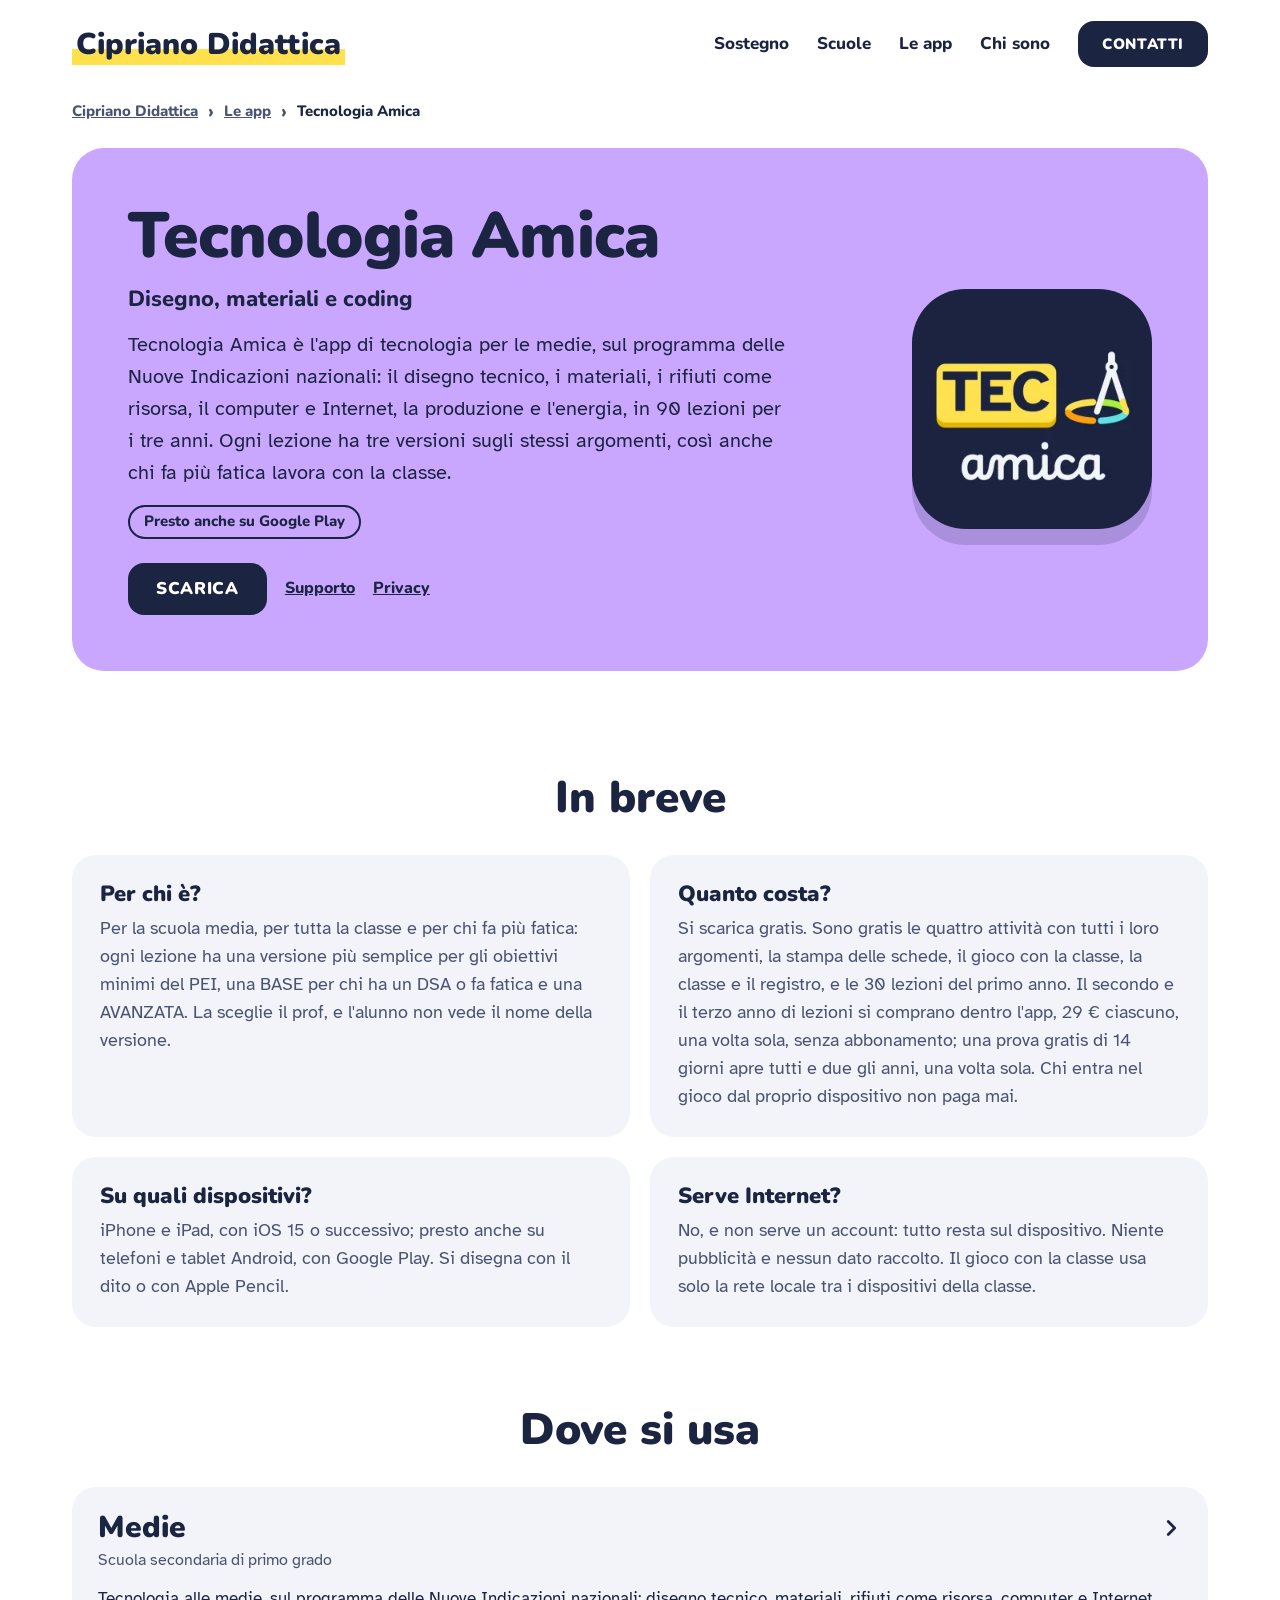
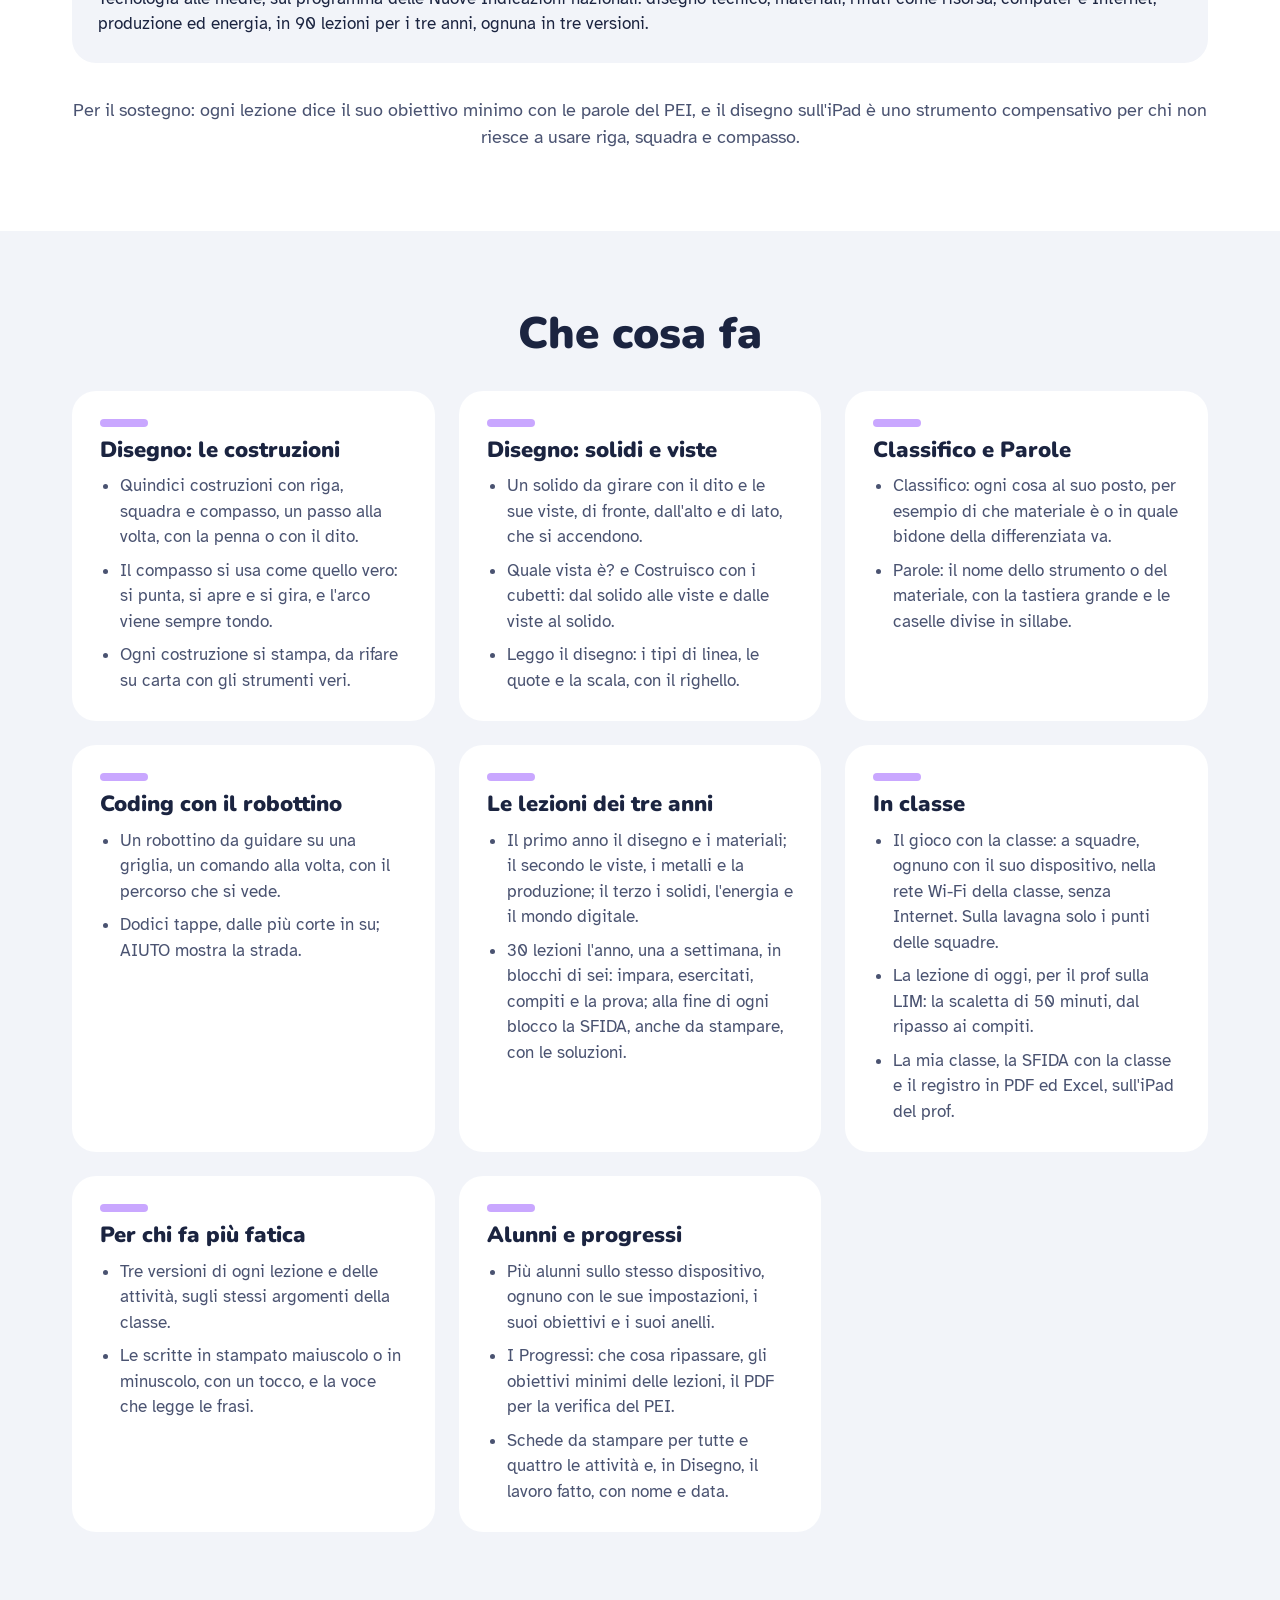
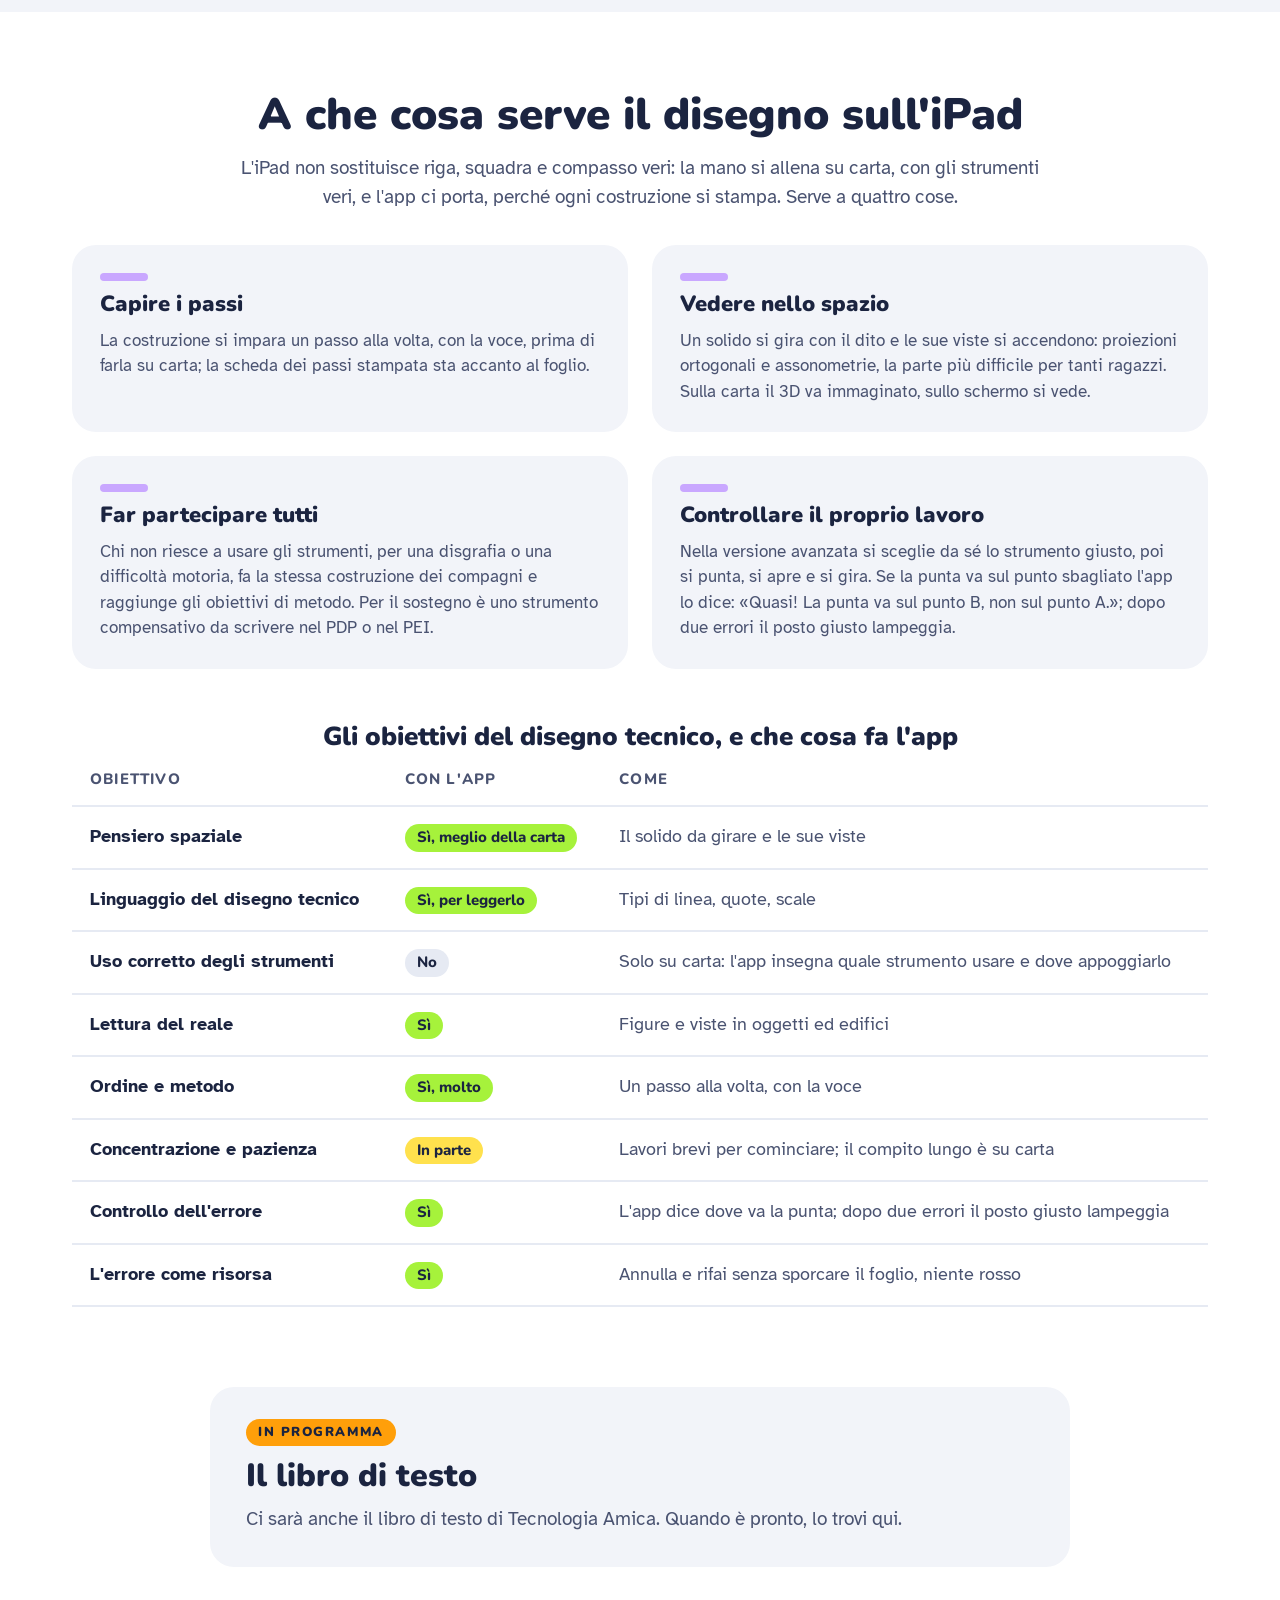
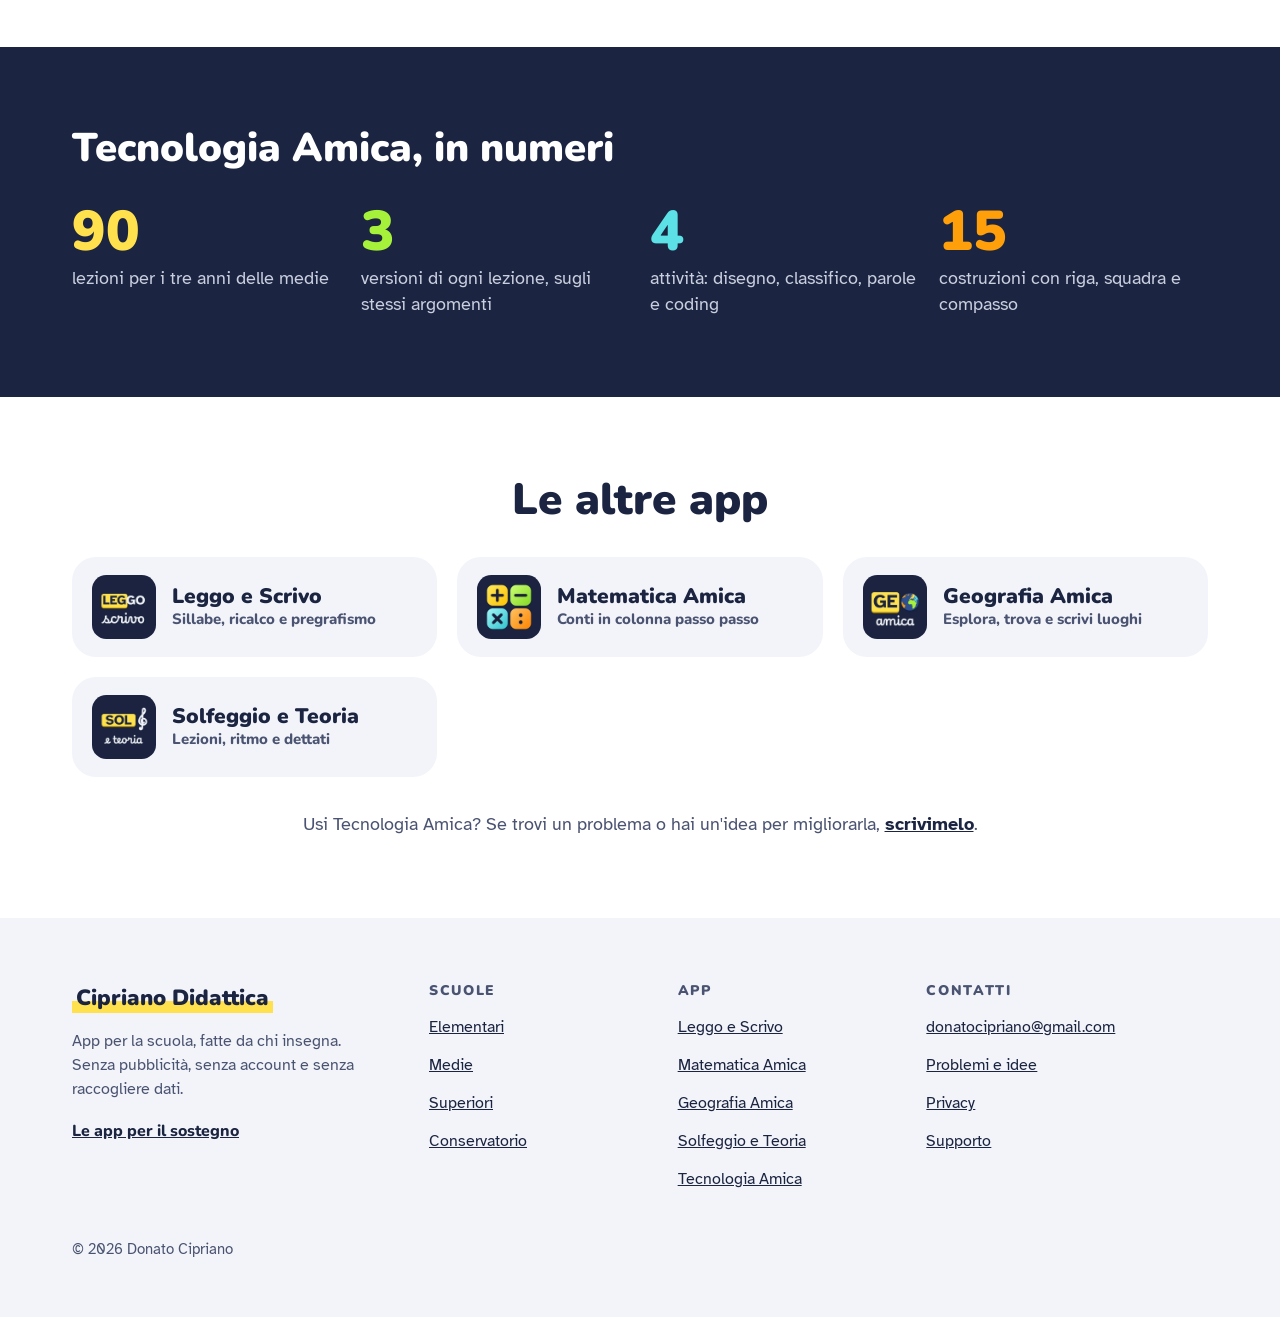
<file: tecnologia-amica/index.html>
<!doctype html>
<!-- Copyright © 2026 Donato Cipriano. Tutti i diritti riservati. -->
<!-- Pagina costruita da strumenti/costruisci.mjs: i testi si cambiano lì, poi si rifà il sito -->
<html lang="it">
<head>
<meta charset="utf-8">
<meta name="viewport" content="width=device-width, initial-scale=1">
<title>Tecnologia Amica: app di tecnologia per le medie, con il disegno tecnico passo passo · Cipriano Didattica</title>
<meta name="description" content="App per iPhone e iPad: costruzioni con riga, squadra e compasso, solidi e viste, materiali, computer e coding, il gioco con la classe e 90 lezioni per i tre anni delle medie. Senza Internet.">
<meta name="author" content="Donato Cipriano">
<meta name="theme-color" content="#FFFFFF">
<link rel="canonical" href="https://ciprianodidattica.it/tecnologia-amica/">
<link rel="icon" href="../immagini/favicon.svg" type="image/svg+xml">
<link rel="icon" href="../immagini/favicon-32.png" sizes="32x32" type="image/png">
<link rel="apple-touch-icon" href="../immagini/apple-touch-icon.png">
<meta property="og:type" content="website">
<meta property="og:site_name" content="Cipriano Didattica">
<meta property="og:url" content="https://ciprianodidattica.it/tecnologia-amica/">
<meta property="og:locale" content="it_IT">
<meta property="og:title" content="Tecnologia Amica · Disegno, materiali e coding">
<meta property="og:description" content="App per iPhone e iPad: costruzioni con riga, squadra e compasso, solidi e viste, materiali, computer e coding, il gioco con la classe e 90 lezioni per i tre anni delle medie. Senza Internet.">
<meta property="og:image" content="https://ciprianodidattica.it/immagini/condivisione.png">
<meta property="og:image:width" content="1200">
<meta property="og:image:height" content="630">
<meta property="og:image:alt" content="App per la scuola, fatte da chi insegna: le icone di Leggo e Scrivo, Matematica Amica, Geografia Amica e Solfeggio e Teoria.">
<meta name="twitter:card" content="summary_large_image">
<link rel="preload" href="../font/nunito-latin-900-normal.woff2" as="font" type="font/woff2" crossorigin>
<link rel="preload" href="../font/atkinson-hyperlegible-latin-400-normal.woff2" as="font" type="font/woff2" crossorigin>
<link rel="stylesheet" href="../style.css">
<script type="application/ld+json">{"@context":"https://schema.org","@graph":[{"@type":"MobileApplication","@id":"https://ciprianodidattica.it/tecnologia-amica/#app","name":"Tecnologia Amica","alternativeHeadline":"Disegno, materiali e coding","description":"Tecnologia Amica è l'app di tecnologia per le medie, sul programma delle Nuove Indicazioni nazionali: il disegno tecnico, i materiali, i rifiuti come risorsa, il computer e Internet, la produzione e l'energia, in 90 lezioni per i tre anni. Ogni lezione ha tre versioni sugli stessi argomenti, così anche chi fa più fatica lavora con la classe.","url":"https://ciprianodidattica.it/tecnologia-amica/","image":"https://ciprianodidattica.it/immagini/icone/tecnologia-amica-1024.png","applicationCategory":"EducationalApplication","operatingSystem":"iOS 15 o successivo","inLanguage":"it","educationalLevel":["Scuola secondaria di primo grado"],"about":"Tecnologia","author":{"@id":"https://ciprianodidattica.it/#donato"},"publisher":{"@id":"https://ciprianodidattica.it/#donato"},"offers":{"@type":"Offer","price":"0","priceCurrency":"EUR"},"sameAs":["https://apps.apple.com/it/app/tecnologia-amica/id6831735342"],"installUrl":"https://apps.apple.com/it/app/tecnologia-amica/id6831735342"},{"@type":"Person","@id":"https://ciprianodidattica.it/#donato","name":"Donato Cipriano","jobTitle":"Insegnante di sostegno","url":"https://ciprianodidattica.it/#io"},{"@type":"BreadcrumbList","itemListElement":[{"@type":"ListItem","position":1,"name":"Cipriano Didattica","item":"https://ciprianodidattica.it/"},{"@type":"ListItem","position":2,"name":"Tecnologia Amica","item":"https://ciprianodidattica.it/tecnologia-amica/"}]}]}</script>
</head>
<body>
<a class="salta" href="#contenuto">Salta al contenuto</a>

<header class="testata">
  <div class="wrap testata-riga">
    <a class="marchio" href="../"><span>Cipriano Didattica</span></a>
    <nav class="menu" aria-label="Menu principale">
      <a class="menu-voce" href="../sostegno/">Sostegno</a>
      <a class="menu-voce" href="../#scuole">Scuole</a>
      <a class="menu-voce" href="../#app">Le app</a>
      <a class="menu-voce menu-voce-io" href="../#io">Chi sono</a>
      <a class="btn btn-pieno" href="#contatti">CONTATTI</a>
    </nav>
  </div>
</header>

<main id="contenuto">

<nav class="percorso" aria-label="Sei qui">
  <div class="wrap">
    <ol>
      <li><a href="../">Cipriano Didattica</a></li>
      <li><a href="../#app">Le app</a></li>
      <li><span aria-current="page">Tecnologia Amica</span></li>
    </ol>
  </div>
</nav>

<section class="eroe">
  <div class="wrap">
    <div class="eroe-scheda sfondo-lilla">
      <div class="eroe-testo">
        <h1>Tecnologia Amica</h1>
        <p class="sottotitolo-store">Disegno, materiali e coding</p>
        <p class="eroe-frase">Tecnologia Amica è l'app di tecnologia per le medie, sul programma delle Nuove Indicazioni nazionali: il disegno tecnico, i materiali, i rifiuti come risorsa, il computer e Internet, la produzione e l'energia, in 90 lezioni per i tre anni. Ogni lezione ha tre versioni sugli stessi argomenti, così anche chi fa più fatica lavora con la classe.</p>
        <p class="presto-android">Presto anche su Google Play</p>
        <div class="azioni">
          <a class="btn btn-pieno" href="https://apps.apple.com/it/app/tecnologia-amica/id6831735342">SCARICA<span class="solo-lettori"> Tecnologia Amica dall'App Store</span></a>
          <a class="scopri" href="supporto/">Supporto<span class="solo-lettori"> di Tecnologia Amica</span></a>
          <a class="scopri" href="privacy/">Privacy<span class="solo-lettori"> di Tecnologia Amica</span></a>
        </div>
      </div>
      <img class="eroe-icona" src="../immagini/app/tecnologia-amica-300.webp" srcset="../immagini/app/tecnologia-amica-300.webp 300w, ../immagini/app/tecnologia-amica-450.webp 450w, ../immagini/app/tecnologia-amica-600.webp 600w" sizes="(max-width: 640px) 96px, 240px" width="240" height="240" alt="" fetchpriority="high" decoding="async">
    </div>
  </div>
</section>

<section class="sezione in-breve" aria-labelledby="titolo-breve">
  <div class="wrap">
    <h2 id="titolo-breve" class="titolo-sezione">In breve</h2>
    <div class="domande">
      <div class="domanda">
        <h3>Per chi è?</h3>
        <p>Per la scuola media, per tutta la classe e per chi fa più fatica: ogni lezione ha una versione più semplice per gli obiettivi minimi del PEI, una BASE per chi ha un DSA o fa fatica e una AVANZATA. La sceglie il prof, e l'alunno non vede il nome della versione.</p>
      </div>
      <div class="domanda">
        <h3>Quanto costa?</h3>
        <p>Si scarica gratis. Sono gratis le quattro attività con tutti i loro argomenti, la stampa delle schede, il gioco con la classe, la classe e il registro, e le 30 lezioni del primo anno. Il secondo e il terzo anno di lezioni si comprano dentro l'app, 29 € ciascuno, una volta sola, senza abbonamento; una prova gratis di 14 giorni apre tutti e due gli anni, una volta sola. Chi entra nel gioco dal proprio dispositivo non paga mai.</p>
      </div>
      <div class="domanda">
        <h3>Su quali dispositivi?</h3>
        <p>iPhone e iPad, con iOS 15 o successivo; presto anche su telefoni e tablet Android, con Google Play. Si disegna con il dito o con Apple Pencil.</p>
      </div>
      <div class="domanda">
        <h3>Serve Internet?</h3>
        <p>No, e non serve un account: tutto resta sul dispositivo. Niente pubblicità e nessun dato raccolto. Il gioco con la classe usa solo la rete locale tra i dispositivi della classe.</p>
      </div>
    </div>
  </div>
</section>

<section class="sezione dove" aria-labelledby="titolo-dove">
  <div class="wrap">
    <h2 id="titolo-dove" class="titolo-sezione">Dove si usa</h2>
    <ul class="luoghi">
      <li>
        <a class="luogo" href="../medie/">
          <span class="luogo-nome">Medie<svg class="freccia" aria-hidden="true" focusable="false" width="22" height="22" viewBox="0 0 24 24" fill="none" stroke="currentColor" stroke-width="3" stroke-linecap="round" stroke-linejoin="round"><path d="M9 5l7 7-7 7"/></svg></span>
          <span class="luogo-ufficiale">Scuola secondaria di primo grado</span>
          <span class="luogo-frase">Tecnologia alle medie, sul programma delle Nuove Indicazioni nazionali: disegno tecnico, materiali, rifiuti come risorsa, computer e Internet, produzione ed energia, in 90 lezioni per i tre anni, ognuna in tre versioni.</span>
        </a>
      </li>
    </ul>
    <p class="nota-dove">Per il sostegno: ogni lezione dice il suo obiettivo minimo con le parole del PEI, e il disegno sull'iPad è uno strumento compensativo per chi non riesce a usare riga, squadra e compasso.</p>
  </div>
</section>

<section class="sezione funzioni" aria-labelledby="titolo-funzioni">
  <div class="wrap">
    <h2 id="titolo-funzioni" class="titolo-sezione">Che cosa fa</h2>
    <div class="griglia-funzioni">
      <div class="riquadro">
        <span class="barretta sfondo-lilla"></span>
        <h3>Disegno: le costruzioni</h3>
        <ul>
          <li>Quindici costruzioni con riga, squadra e compasso, un passo alla volta, con la penna o con il dito.</li>
          <li>Il compasso si usa come quello vero: si punta, si apre e si gira, e l'arco viene sempre tondo.</li>
          <li>Ogni costruzione si stampa, da rifare su carta con gli strumenti veri.</li>
        </ul>
      </div>
      <div class="riquadro">
        <span class="barretta sfondo-lilla"></span>
        <h3>Disegno: solidi e viste</h3>
        <ul>
          <li>Un solido da girare con il dito e le sue viste, di fronte, dall'alto e di lato, che si accendono.</li>
          <li>Quale vista è? e Costruisco con i cubetti: dal solido alle viste e dalle viste al solido.</li>
          <li>Leggo il disegno: i tipi di linea, le quote e la scala, con il righello.</li>
        </ul>
      </div>
      <div class="riquadro">
        <span class="barretta sfondo-lilla"></span>
        <h3>Classifico e Parole</h3>
        <ul>
          <li>Classifico: ogni cosa al suo posto, per esempio di che materiale è o in quale bidone della differenziata va.</li>
          <li>Parole: il nome dello strumento o del materiale, con la tastiera grande e le caselle divise in sillabe.</li>
        </ul>
      </div>
      <div class="riquadro">
        <span class="barretta sfondo-lilla"></span>
        <h3>Coding con il robottino</h3>
        <ul>
          <li>Un robottino da guidare su una griglia, un comando alla volta, con il percorso che si vede.</li>
          <li>Dodici tappe, dalle più corte in su; AIUTO mostra la strada.</li>
        </ul>
      </div>
      <div class="riquadro">
        <span class="barretta sfondo-lilla"></span>
        <h3>Le lezioni dei tre anni</h3>
        <ul>
          <li>Il primo anno il disegno e i materiali; il secondo le viste, i metalli e la produzione; il terzo i solidi, l'energia e il mondo digitale.</li>
          <li>30 lezioni l'anno, una a settimana, in blocchi di sei: impara, esercitati, compiti e la prova; alla fine di ogni blocco la SFIDA, anche da stampare, con le soluzioni.</li>
        </ul>
      </div>
      <div class="riquadro">
        <span class="barretta sfondo-lilla"></span>
        <h3>In classe</h3>
        <ul>
          <li>Il gioco con la classe: a squadre, ognuno con il suo dispositivo, nella rete Wi-Fi della classe, senza Internet. Sulla lavagna solo i punti delle squadre.</li>
          <li>La lezione di oggi, per il prof sulla LIM: la scaletta di 50 minuti, dal ripasso ai compiti.</li>
          <li>La mia classe, la SFIDA con la classe e il registro in PDF ed Excel, sull'iPad del prof.</li>
        </ul>
      </div>
      <div class="riquadro">
        <span class="barretta sfondo-lilla"></span>
        <h3>Per chi fa più fatica</h3>
        <ul>
          <li>Tre versioni di ogni lezione e delle attività, sugli stessi argomenti della classe.</li>
          <li>Le scritte in stampato maiuscolo o in minuscolo, con un tocco, e la voce che legge le frasi.</li>
        </ul>
      </div>
      <div class="riquadro">
        <span class="barretta sfondo-lilla"></span>
        <h3>Alunni e progressi</h3>
        <ul>
          <li>Più alunni sullo stesso dispositivo, ognuno con le sue impostazioni, i suoi obiettivi e i suoi anelli.</li>
          <li>I Progressi: che cosa ripassare, gli obiettivi minimi delle lezioni, il PDF per la verifica del PEI.</li>
          <li>Schede da stampare per tutte e quattro le attività e, in Disegno, il lavoro fatto, con nome e data.</li>
        </ul>
      </div>
    </div>
  </div>
</section>

<section class="sezione disegno" aria-labelledby="titolo-disegno">
  <div class="wrap">
    <h2 id="titolo-disegno" class="titolo-sezione">A che cosa serve il disegno sull'iPad</h2>
    <p class="sottotitolo-sezione">L'iPad non sostituisce riga, squadra e compasso veri: la mano si allena su carta, con gli strumenti veri, e l'app ci porta, perché ogni costruzione si stampa. Serve a quattro cose.</p>
    <div class="griglia-funzioni griglia-disegno">
      <div class="riquadro">
        <span class="barretta sfondo-lilla"></span>
        <h3>Capire i passi</h3>
        <p>La costruzione si impara un passo alla volta, con la voce, prima di farla su carta; la scheda dei passi stampata sta accanto al foglio.</p>
      </div>
      <div class="riquadro">
        <span class="barretta sfondo-lilla"></span>
        <h3>Vedere nello spazio</h3>
        <p>Un solido si gira con il dito e le sue viste si accendono: proiezioni ortogonali e assonometrie, la parte più difficile per tanti ragazzi. Sulla carta il 3D va immaginato, sullo schermo si vede.</p>
      </div>
      <div class="riquadro">
        <span class="barretta sfondo-lilla"></span>
        <h3>Far partecipare tutti</h3>
        <p>Chi non riesce a usare gli strumenti, per una disgrafia o una difficoltà motoria, fa la stessa costruzione dei compagni e raggiunge gli obiettivi di metodo. Per il sostegno è uno strumento compensativo da scrivere nel PDP o nel PEI.</p>
      </div>
      <div class="riquadro">
        <span class="barretta sfondo-lilla"></span>
        <h3>Controllare il proprio lavoro</h3>
        <p>Nella versione avanzata si sceglie da sé lo strumento giusto, poi si punta, si apre e si gira. Se la punta va sul punto sbagliato l'app lo dice: «Quasi! La punta va sul punto B, non sul punto A.»; dopo due errori il posto giusto lampeggia.</p>
      </div>
    </div>
    <div class="obiettivi-blocco">
      <h3 id="titolo-obiettivi">Gli obiettivi del disegno tecnico, e che cosa fa l'app</h3>
      <table class="obiettivi" aria-labelledby="titolo-obiettivi">
        <thead>
          <tr><th scope="col">Obiettivo</th><th scope="col">Con l'app</th><th scope="col">Come</th></tr>
        </thead>
        <tbody>
          <tr><th scope="row">Pensiero spaziale</th><td><span class="giudizio giudizio-si">Sì, meglio della carta</span></td><td>Il solido da girare e le sue viste</td></tr>
          <tr><th scope="row">Linguaggio del disegno tecnico</th><td><span class="giudizio giudizio-si">Sì, per leggerlo</span></td><td>Tipi di linea, quote, scale</td></tr>
          <tr><th scope="row">Uso corretto degli strumenti</th><td><span class="giudizio giudizio-no">No</span></td><td>Solo su carta: l'app insegna quale strumento usare e dove appoggiarlo</td></tr>
          <tr><th scope="row">Lettura del reale</th><td><span class="giudizio giudizio-si">Sì</span></td><td>Figure e viste in oggetti ed edifici</td></tr>
          <tr><th scope="row">Ordine e metodo</th><td><span class="giudizio giudizio-si">Sì, molto</span></td><td>Un passo alla volta, con la voce</td></tr>
          <tr><th scope="row">Concentrazione e pazienza</th><td><span class="giudizio giudizio-parte">In parte</span></td><td>Lavori brevi per cominciare; il compito lungo è su carta</td></tr>
          <tr><th scope="row">Controllo dell'errore</th><td><span class="giudizio giudizio-si">Sì</span></td><td>L'app dice dove va la punta; dopo due errori il posto giusto lampeggia</td></tr>
          <tr><th scope="row">L'errore come risorsa</th><td><span class="giudizio giudizio-si">Sì</span></td><td>Annulla e rifai senza sporcare il foglio, niente rosso</td></tr>
        </tbody>
      </table>
    </div>
  </div>
</section>

<section class="sezione libro" aria-labelledby="titolo-libro">
  <div class="wrap">
    <div class="libro-riquadro">
      <span class="bollino">IN PROGRAMMA</span>
      <h2 id="titolo-libro">Il libro di testo</h2>
      <p>Ci sarà anche il libro di testo di Tecnologia Amica. Quando è pronto, lo trovi qui.</p>
    </div>
  </div>
</section>

<section class="novita" aria-labelledby="titolo-numeri">
  <div class="wrap">
    <h2 id="titolo-numeri">Tecnologia Amica, in numeri</h2>
    <ul class="numeri griglia-4">
      <li><span class="numero numero-giallo">90</span> lezioni per i tre anni delle medie</li>
      <li><span class="numero numero-verde">3</span> versioni di ogni lezione, sugli stessi argomenti</li>
      <li><span class="numero numero-azzurro">4</span> attività: disegno, classifico, parole e coding</li>
      <li><span class="numero numero-arancione">15</span> costruzioni con riga, squadra e compasso</li>
    </ul>
  </div>
</section>

<section class="sezione altre-app" aria-labelledby="titolo-altre-app">
  <div class="wrap">
    <h2 id="titolo-altre-app" class="titolo-sezione">Le altre app</h2>
    <ul class="app-piccole">
      <li>
        <a class="app-piccola" href="../leggo-e-scrivo/">
          <img src="../immagini/app/leggo-e-scrivo-300.webp" srcset="../immagini/app/leggo-e-scrivo-300.webp 300w, ../immagini/app/leggo-e-scrivo-450.webp 450w, ../immagini/app/leggo-e-scrivo-600.webp 600w" sizes="64px" width="64" height="64" alt="" loading="lazy" decoding="async">
          <span><strong>Leggo e Scrivo</strong> <span>Sillabe, ricalco e pregrafismo</span></span>
        </a>
      </li>
      <li>
        <a class="app-piccola" href="../matematica-amica/">
          <img src="../immagini/app/matematica-amica-300.webp" srcset="../immagini/app/matematica-amica-300.webp 300w, ../immagini/app/matematica-amica-450.webp 450w, ../immagini/app/matematica-amica-600.webp 600w" sizes="64px" width="64" height="64" alt="" loading="lazy" decoding="async">
          <span><strong>Matematica Amica</strong> <span>Conti in colonna passo passo</span></span>
        </a>
      </li>
      <li>
        <a class="app-piccola" href="../geografia-amica/">
          <img src="../immagini/app/geografia-amica-300.webp" srcset="../immagini/app/geografia-amica-300.webp 300w, ../immagini/app/geografia-amica-450.webp 450w, ../immagini/app/geografia-amica-600.webp 600w" sizes="64px" width="64" height="64" alt="" loading="lazy" decoding="async">
          <span><strong>Geografia Amica</strong> <span>Esplora, trova e scrivi luoghi</span></span>
        </a>
      </li>
      <li>
        <a class="app-piccola" href="../solfeggio-e-teoria/">
          <img src="../immagini/app/solfeggio-e-teoria-300.webp" srcset="../immagini/app/solfeggio-e-teoria-300.webp 300w, ../immagini/app/solfeggio-e-teoria-450.webp 450w, ../immagini/app/solfeggio-e-teoria-600.webp 600w" sizes="64px" width="64" height="64" alt="" loading="lazy" decoding="async">
          <span><strong>Solfeggio e Teoria</strong> <span>Lezioni, ritmo e dettati</span></span>
        </a>
      </li>
    </ul>
    <p class="invito">Usi Tecnologia Amica? Se trovi un problema o hai un'idea per migliorarla, <a href="../scrivimi/">scrivimelo</a>.</p>
  </div>
</section>

</main>

<footer id="contatti" class="piede">
  <div class="wrap">
    <div class="piede-griglia">
      <div class="piede-marchio">
        <a class="marchio" href="../"><span>Cipriano Didattica</span></a>
        <p>App per la scuola, fatte da chi insegna. Senza pubblicità, senza account e senza raccogliere dati.</p>
        <a class="piede-sostegno" href="../sostegno/">Le app per il sostegno</a>
      </div>
      <nav aria-labelledby="piede-scuole">
        <h2 id="piede-scuole">Scuole</h2>
        <ul>
          <li><a href="../elementari/">Elementari</a></li>
          <li><a href="../medie/">Medie</a></li>
          <li><a href="../superiori/">Superiori</a></li>
          <li><a href="../conservatorio/">Conservatorio</a></li>
        </ul>
      </nav>
      <nav aria-labelledby="piede-app">
        <h2 id="piede-app">App</h2>
        <ul>
          <li><a href="../leggo-e-scrivo/">Leggo e Scrivo</a></li>
          <li><a href="../matematica-amica/">Matematica Amica</a></li>
          <li><a href="../geografia-amica/">Geografia Amica</a></li>
          <li><a href="../solfeggio-e-teoria/">Solfeggio e Teoria</a></li>
          <li><a href="../tecnologia-amica/">Tecnologia Amica</a></li>
        </ul>
      </nav>
      <div>
        <h2>Contatti</h2>
        <ul>
          <li><a href="mailto:donatocipriano@gmail.com">donatocipriano@gmail.com</a></li>
          <li><a href="../scrivimi/">Problemi e idee</a></li>
          <li><a href="../privacy.html">Privacy</a></li>
          <li><a href="../privacy.html#supporto">Supporto</a></li>
        </ul>
      </div>
    </div>
    <small>© 2026 Donato Cipriano</small>
  </div>
</footer>
</body>
</html>
</file>
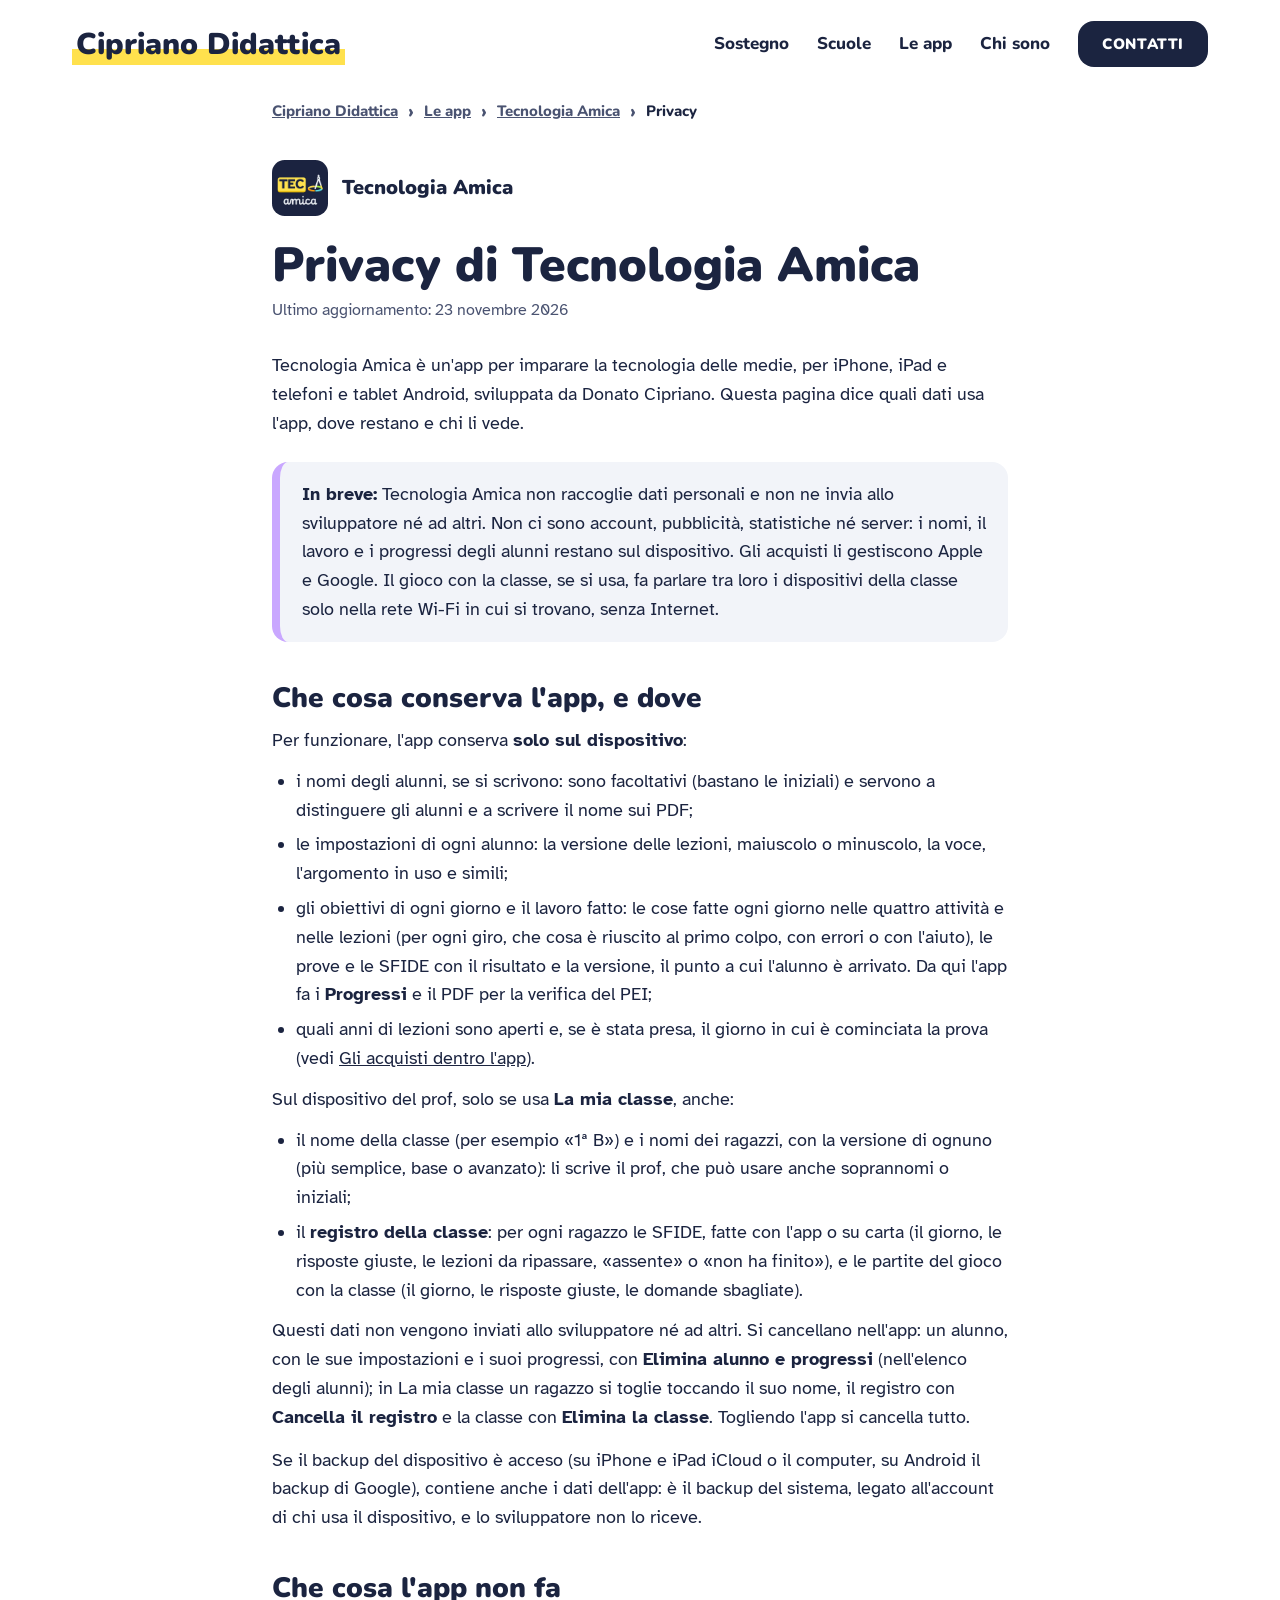
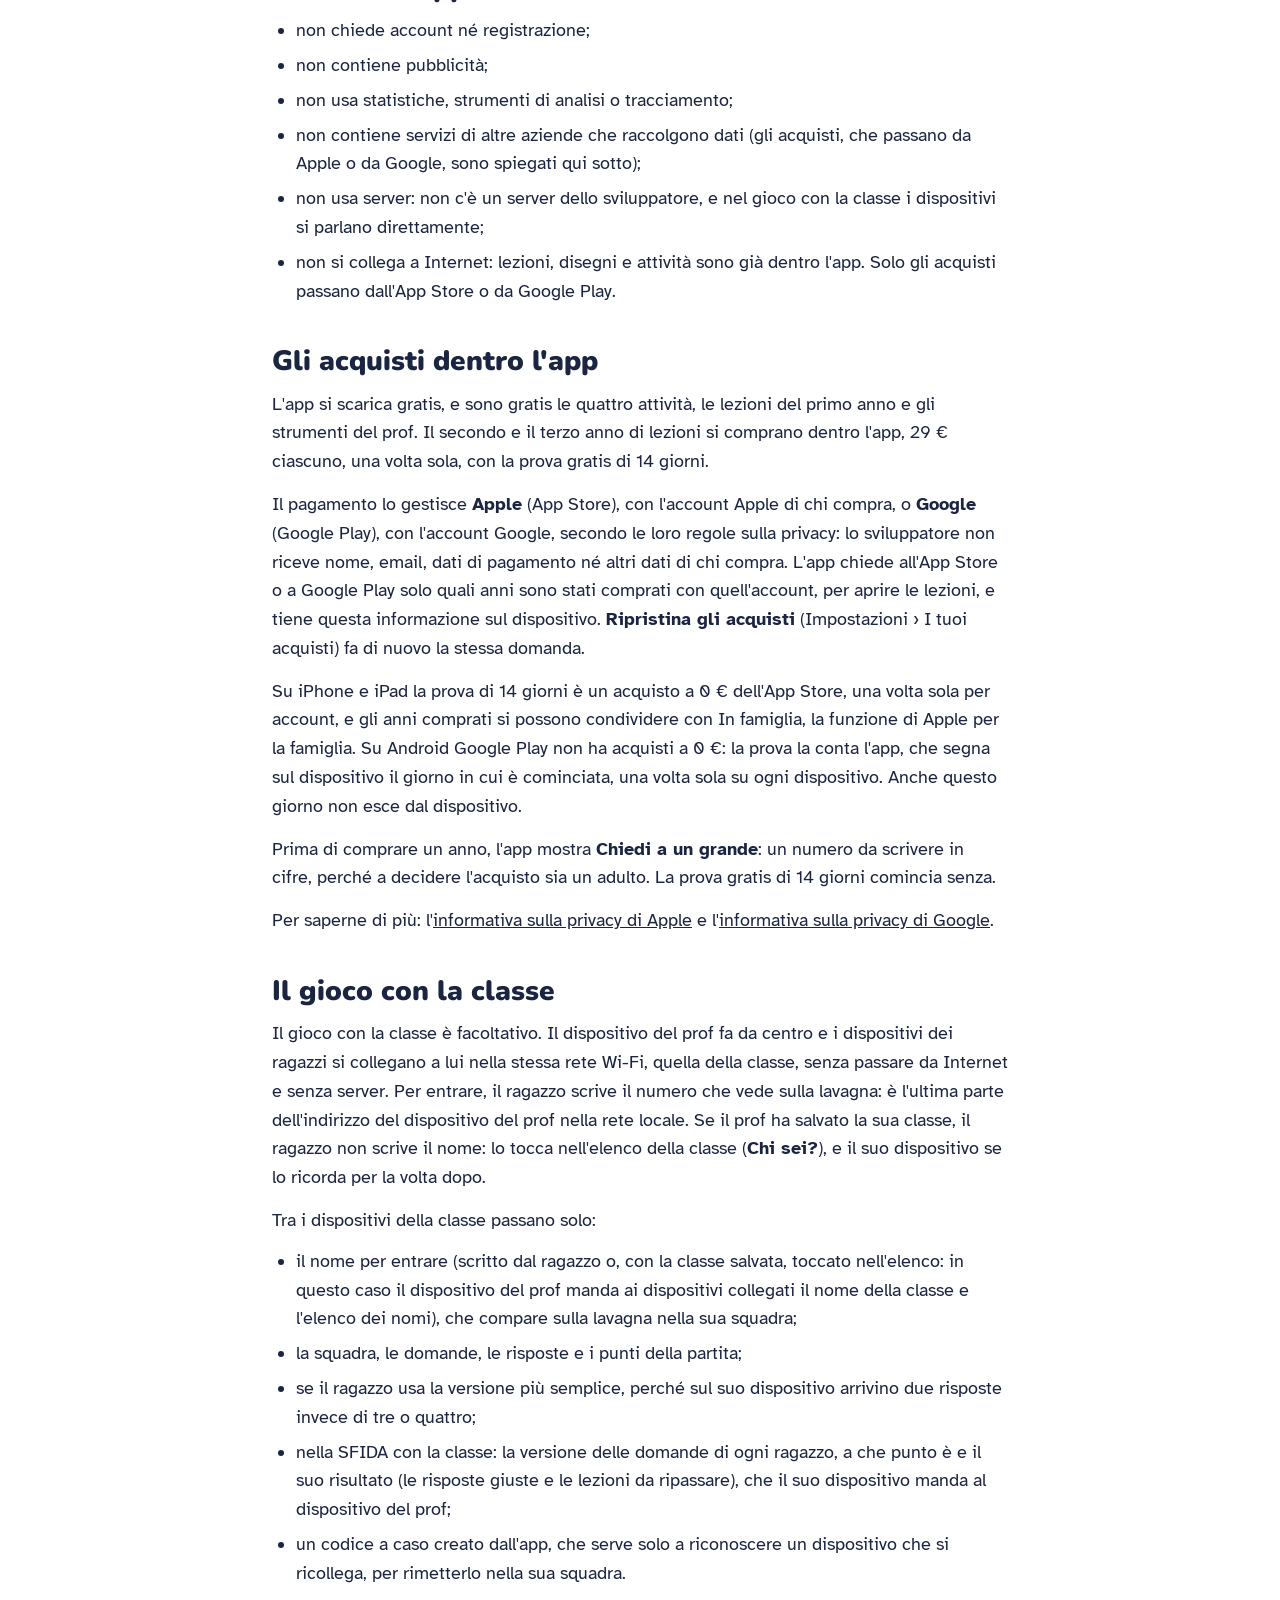
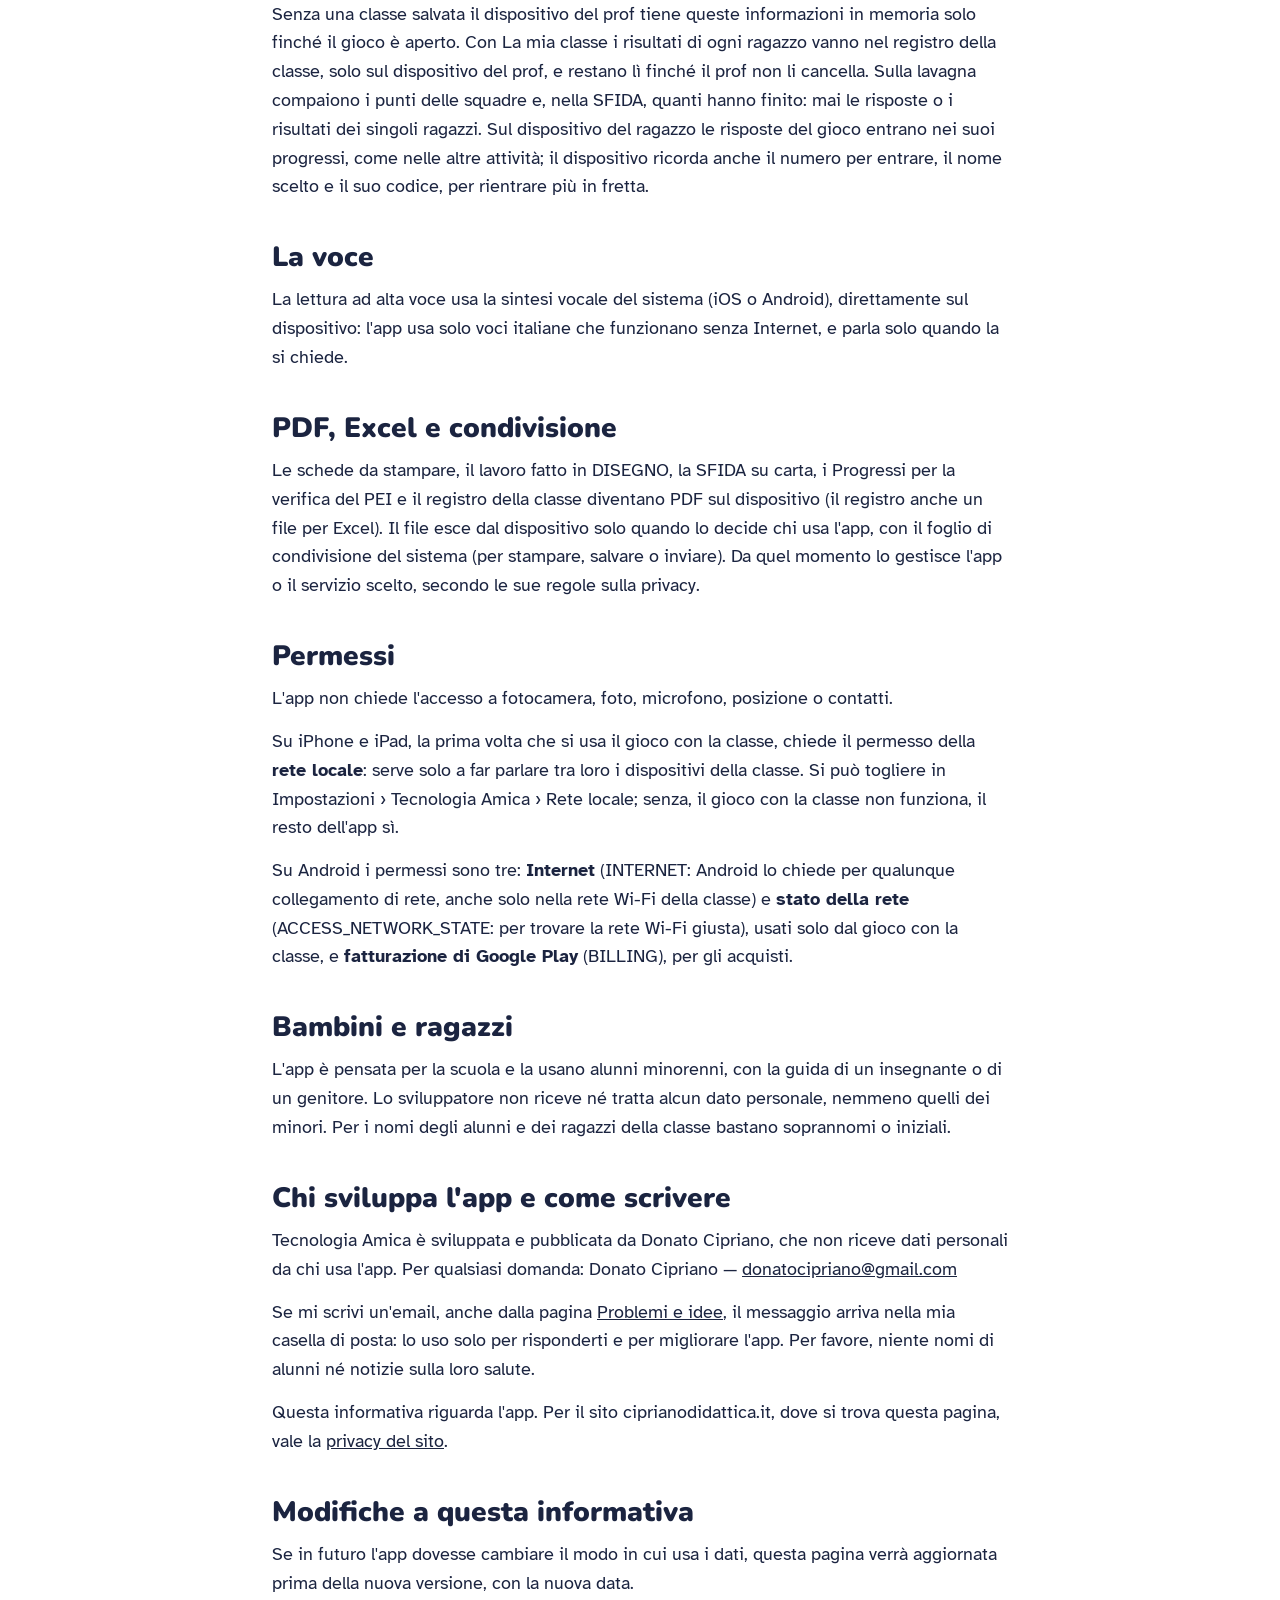
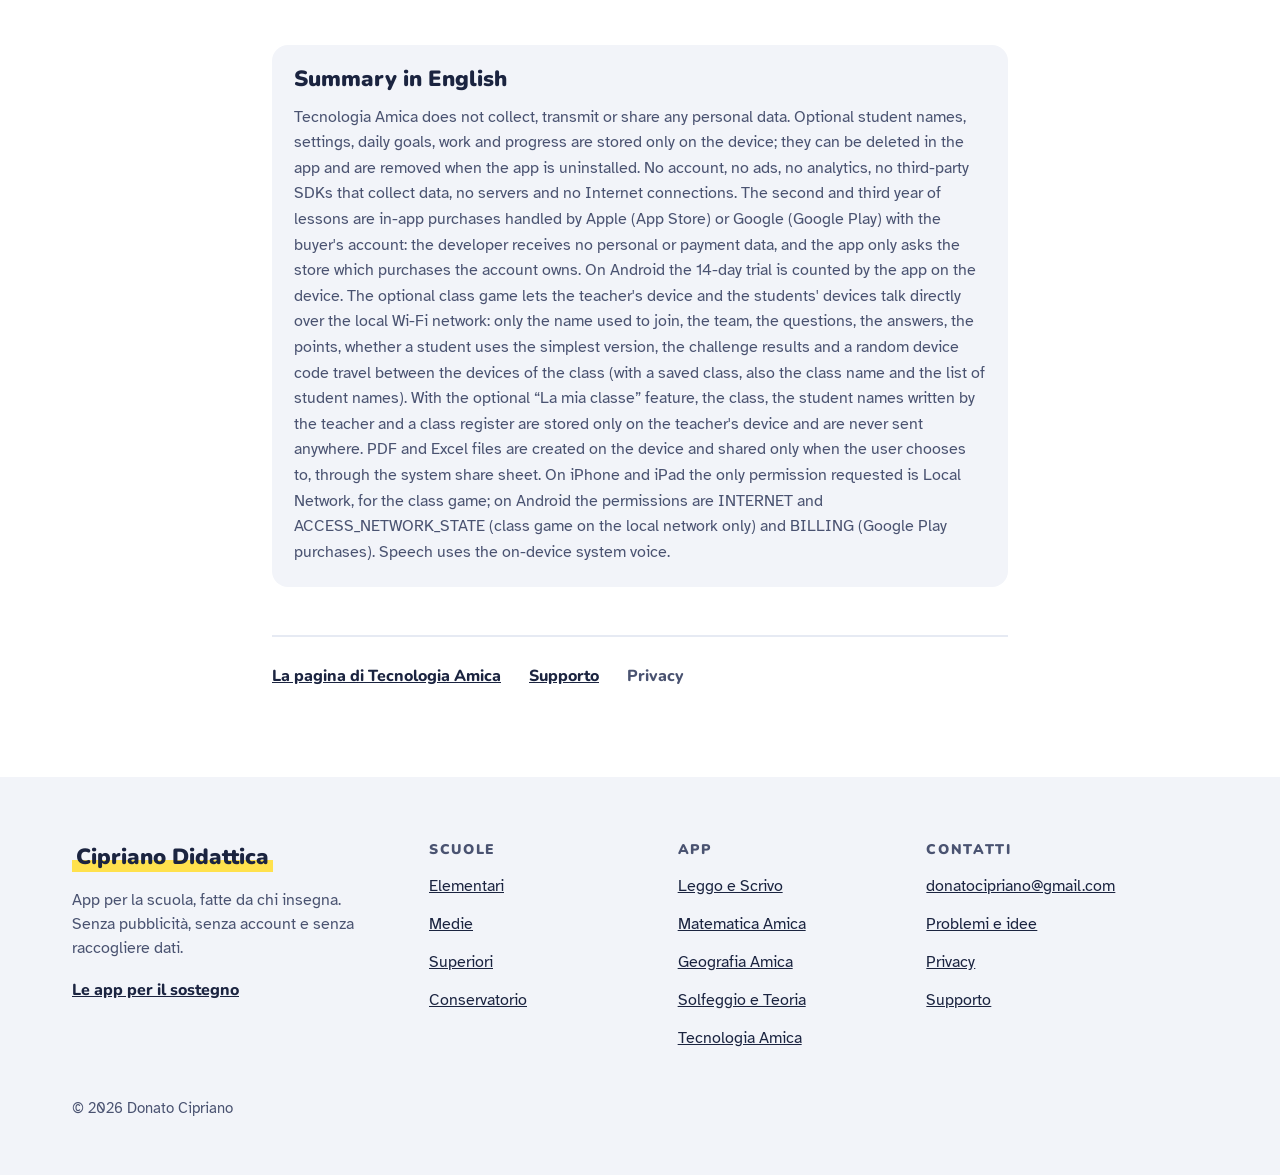
<file: tecnologia-amica/privacy/index.html>
<!doctype html>
<!-- Copyright © 2026 Donato Cipriano. Tutti i diritti riservati. -->
<!-- Pagina costruita da strumenti/costruisci.mjs: i testi si cambiano lì, poi si rifà il sito -->
<html lang="it">
<head>
<meta charset="utf-8">
<meta name="viewport" content="width=device-width, initial-scale=1">
<title>Privacy di Tecnologia Amica: nessun dato raccolto · Cipriano Didattica</title>
<meta name="description" content="Informativa sulla privacy di Tecnologia Amica: nessun dato raccolto. Alunni, lavoro e progressi restano sul dispositivo; gli acquisti li gestiscono Apple e Google; il gioco con la classe usa solo la rete Wi-Fi della classe, senza Internet.">
<meta name="author" content="Donato Cipriano">
<meta name="theme-color" content="#FFFFFF">
<link rel="canonical" href="https://ciprianodidattica.it/tecnologia-amica/privacy/">
<link rel="icon" href="../../immagini/favicon.svg" type="image/svg+xml">
<link rel="icon" href="../../immagini/favicon-32.png" sizes="32x32" type="image/png">
<link rel="apple-touch-icon" href="../../immagini/apple-touch-icon.png">
<meta property="og:type" content="website">
<meta property="og:site_name" content="Cipriano Didattica">
<meta property="og:url" content="https://ciprianodidattica.it/tecnologia-amica/privacy/">
<meta property="og:locale" content="it_IT">
<meta property="og:title" content="Privacy di Tecnologia Amica">
<meta property="og:description" content="Informativa sulla privacy di Tecnologia Amica: nessun dato raccolto. Alunni, lavoro e progressi restano sul dispositivo; gli acquisti li gestiscono Apple e Google; il gioco con la classe usa solo la rete Wi-Fi della classe, senza Internet.">
<meta property="og:image" content="https://ciprianodidattica.it/immagini/condivisione.png">
<meta property="og:image:width" content="1200">
<meta property="og:image:height" content="630">
<meta property="og:image:alt" content="App per la scuola, fatte da chi insegna: le icone di Leggo e Scrivo, Matematica Amica, Geografia Amica e Solfeggio e Teoria.">
<meta name="twitter:card" content="summary_large_image">
<link rel="preload" href="../../font/nunito-latin-900-normal.woff2" as="font" type="font/woff2" crossorigin>
<link rel="preload" href="../../font/atkinson-hyperlegible-latin-400-normal.woff2" as="font" type="font/woff2" crossorigin>
<link rel="stylesheet" href="../../style.css">
<script type="application/ld+json">{"@context":"https://schema.org","@graph":[{"@type":"WebPage","@id":"https://ciprianodidattica.it/tecnologia-amica/privacy/","url":"https://ciprianodidattica.it/tecnologia-amica/privacy/","name":"Privacy di Tecnologia Amica","description":"Informativa sulla privacy di Tecnologia Amica: nessun dato raccolto. Alunni, lavoro e progressi restano sul dispositivo; gli acquisti li gestiscono Apple e Google; il gioco con la classe usa solo la rete Wi-Fi della classe, senza Internet.","inLanguage":"it","isPartOf":{"@type":"WebSite","@id":"https://ciprianodidattica.it/#sito","name":"Cipriano Didattica","url":"https://ciprianodidattica.it/"},"about":{"@id":"https://ciprianodidattica.it/tecnologia-amica/#app"},"author":{"@id":"https://ciprianodidattica.it/#donato"}},{"@type":"Person","@id":"https://ciprianodidattica.it/#donato","name":"Donato Cipriano","jobTitle":"Insegnante di sostegno","url":"https://ciprianodidattica.it/#io"},{"@type":"BreadcrumbList","itemListElement":[{"@type":"ListItem","position":1,"name":"Cipriano Didattica","item":"https://ciprianodidattica.it/"},{"@type":"ListItem","position":2,"name":"Tecnologia Amica","item":"https://ciprianodidattica.it/tecnologia-amica/"},{"@type":"ListItem","position":3,"name":"Privacy","item":"https://ciprianodidattica.it/tecnologia-amica/privacy/"}]}]}</script>
</head>
<body>
<a class="salta" href="#contenuto">Salta al contenuto</a>

<header class="testata">
  <div class="wrap testata-riga">
    <a class="marchio" href="../../"><span>Cipriano Didattica</span></a>
    <nav class="menu" aria-label="Menu principale">
      <a class="menu-voce" href="../../sostegno/">Sostegno</a>
      <a class="menu-voce" href="../../#scuole">Scuole</a>
      <a class="menu-voce" href="../../#app">Le app</a>
      <a class="menu-voce menu-voce-io" href="../../#io">Chi sono</a>
      <a class="btn btn-pieno" href="#contatti">CONTATTI</a>
    </nav>
  </div>
</header>

<main id="contenuto">

<nav class="percorso percorso-testo" aria-label="Sei qui">
  <div class="wrap">
    <ol>
      <li><a href="../../">Cipriano Didattica</a></li>
      <li><a href="../../#app">Le app</a></li>
      <li><a href="../">Tecnologia Amica</a></li>
      <li><span aria-current="page">Privacy</span></li>
    </ol>
  </div>
</nav>

<section class="pagina pagina-app" aria-labelledby="titolo-pagina">
  <div class="wrap">
    <a class="app-firma" href="../"><img src="../../immagini/app/tecnologia-amica-300.webp" srcset="../../immagini/app/tecnologia-amica-300.webp 300w, ../../immagini/app/tecnologia-amica-450.webp 450w, ../../immagini/app/tecnologia-amica-600.webp 600w" sizes="56px" width="56" height="56" alt="" decoding="async"><span>Tecnologia Amica</span></a>
    <h1 id="titolo-pagina">Privacy di Tecnologia Amica</h1>
    <p class="data">Ultimo aggiornamento: 23 novembre 2026</p>
    <p>Tecnologia Amica è un'app per imparare la tecnologia delle medie, per iPhone, iPad e telefoni e tablet Android, sviluppata da Donato Cipriano. Questa pagina dice quali dati usa l'app, dove restano e chi li vede.</p>
    <p class="in-breve bordo-lilla"><strong>In breve:</strong> Tecnologia Amica non raccoglie dati personali e non ne invia allo sviluppatore né ad altri. Non ci sono account, pubblicità, statistiche né server: i nomi, il lavoro e i progressi degli alunni restano sul dispositivo. Gli acquisti li gestiscono Apple e Google. Il gioco con la classe, se si usa, fa parlare tra loro i dispositivi della classe solo nella rete Wi-Fi in cui si trovano, senza Internet.</p>

    <h2 id="dati">Che cosa conserva l'app, e dove</h2>
    <p>Per funzionare, l'app conserva <strong>solo sul dispositivo</strong>:</p>
    <ul>
      <li>i nomi degli alunni, se si scrivono: sono facoltativi (bastano le iniziali) e servono a distinguere gli alunni e a scrivere il nome sui PDF;</li>
      <li>le impostazioni di ogni alunno: la versione delle lezioni, maiuscolo o minuscolo, la voce, l'argomento in uso e simili;</li>
      <li>gli obiettivi di ogni giorno e il lavoro fatto: le cose fatte ogni giorno nelle quattro attività e nelle lezioni (per ogni giro, che cosa è riuscito al primo colpo, con errori o con l'aiuto), le prove e le SFIDE con il risultato e la versione, il punto a cui l'alunno è arrivato. Da qui l'app fa i <strong>Progressi</strong> e il PDF per la verifica del PEI;</li>
      <li>quali anni di lezioni sono aperti e, se è stata presa, il giorno in cui è cominciata la prova (vedi <a href="#acquisti">Gli acquisti dentro l'app</a>).</li>
    </ul>
    <p>Sul dispositivo del prof, solo se usa <strong>La mia classe</strong>, anche:</p>
    <ul>
      <li>il nome della classe (per esempio «1ª B») e i nomi dei ragazzi, con la versione di ognuno (più semplice, base o avanzato): li scrive il prof, che può usare anche soprannomi o iniziali;</li>
      <li>il <strong>registro della classe</strong>: per ogni ragazzo le SFIDE, fatte con l'app o su carta (il giorno, le risposte giuste, le lezioni da ripassare, «assente» o «non ha finito»), e le partite del gioco con la classe (il giorno, le risposte giuste, le domande sbagliate).</li>
    </ul>
    <p>Questi dati non vengono inviati allo sviluppatore né ad altri. Si cancellano nell'app: un alunno, con le sue impostazioni e i suoi progressi, con <strong>Elimina alunno e progressi</strong> (nell'elenco degli alunni); in La mia classe un ragazzo si toglie toccando il suo nome, il registro con <strong>Cancella il registro</strong> e la classe con <strong>Elimina la classe</strong>. Togliendo l'app si cancella tutto.</p>
    <p>Se il backup del dispositivo è acceso (su iPhone e iPad iCloud o il computer, su Android il backup di Google), contiene anche i dati dell'app: è il backup del sistema, legato all'account di chi usa il dispositivo, e lo sviluppatore non lo riceve.</p>

    <h2 id="non-fa">Che cosa l'app non fa</h2>
    <ul>
      <li>non chiede account né registrazione;</li>
      <li>non contiene pubblicità;</li>
      <li>non usa statistiche, strumenti di analisi o tracciamento;</li>
      <li>non contiene servizi di altre aziende che raccolgono dati (gli acquisti, che passano da Apple o da Google, sono spiegati qui sotto);</li>
      <li>non usa server: non c'è un server dello sviluppatore, e nel gioco con la classe i dispositivi si parlano direttamente;</li>
      <li>non si collega a Internet: lezioni, disegni e attività sono già dentro l'app. Solo gli acquisti passano dall'App Store o da Google Play.</li>
    </ul>

    <h2 id="acquisti">Gli acquisti dentro l'app</h2>
    <p>L'app si scarica gratis, e sono gratis le quattro attività, le lezioni del primo anno e gli strumenti del prof. Il secondo e il terzo anno di lezioni si comprano dentro l'app, 29 € ciascuno, una volta sola, con la prova gratis di 14 giorni.</p>
    <p>Il pagamento lo gestisce <strong>Apple</strong> (App Store), con l'account Apple di chi compra, o <strong>Google</strong> (Google Play), con l'account Google, secondo le loro regole sulla privacy: lo sviluppatore non riceve nome, email, dati di pagamento né altri dati di chi compra. L'app chiede all'App Store o a Google Play solo quali anni sono stati comprati con quell'account, per aprire le lezioni, e tiene questa informazione sul dispositivo. <strong>Ripristina gli acquisti</strong> (Impostazioni › I tuoi acquisti) fa di nuovo la stessa domanda.</p>
    <p>Su iPhone e iPad la prova di 14 giorni è un acquisto a 0 € dell'App Store, una volta sola per account, e gli anni comprati si possono condividere con In famiglia, la funzione di Apple per la famiglia. Su Android Google Play non ha acquisti a 0 €: la prova la conta l'app, che segna sul dispositivo il giorno in cui è cominciata, una volta sola su ogni dispositivo. Anche questo giorno non esce dal dispositivo.</p>
    <p>Prima di comprare un anno, l'app mostra <strong>Chiedi a un grande</strong>: un numero da scrivere in cifre, perché a decidere l'acquisto sia un adulto. La prova gratis di 14 giorni comincia senza.</p>
    <p>Per saperne di più: l'<a href="https://www.apple.com/it/legal/privacy/">informativa sulla privacy di Apple</a> e l'<a href="https://policies.google.com/privacy?hl=it">informativa sulla privacy di Google</a>.</p>

    <h2 id="gioco">Il gioco con la classe</h2>
    <p>Il gioco con la classe è facoltativo. Il dispositivo del prof fa da centro e i dispositivi dei ragazzi si collegano a lui nella stessa rete Wi-Fi, quella della classe, senza passare da Internet e senza server. Per entrare, il ragazzo scrive il numero che vede sulla lavagna: è l'ultima parte dell'indirizzo del dispositivo del prof nella rete locale. Se il prof ha salvato la sua classe, il ragazzo non scrive il nome: lo tocca nell'elenco della classe (<strong>Chi sei?</strong>), e il suo dispositivo se lo ricorda per la volta dopo.</p>
    <p>Tra i dispositivi della classe passano solo:</p>
    <ul>
      <li>il nome per entrare (scritto dal ragazzo o, con la classe salvata, toccato nell'elenco: in questo caso il dispositivo del prof manda ai dispositivi collegati il nome della classe e l'elenco dei nomi), che compare sulla lavagna nella sua squadra;</li>
      <li>la squadra, le domande, le risposte e i punti della partita;</li>
      <li>se il ragazzo usa la versione più semplice, perché sul suo dispositivo arrivino due risposte invece di tre o quattro;</li>
      <li>nella SFIDA con la classe: la versione delle domande di ogni ragazzo, a che punto è e il suo risultato (le risposte giuste e le lezioni da ripassare), che il suo dispositivo manda al dispositivo del prof;</li>
      <li>un codice a caso creato dall'app, che serve solo a riconoscere un dispositivo che si ricollega, per rimetterlo nella sua squadra.</li>
    </ul>
    <p>Senza una classe salvata il dispositivo del prof tiene queste informazioni in memoria solo finché il gioco è aperto. Con La mia classe i risultati di ogni ragazzo vanno nel registro della classe, solo sul dispositivo del prof, e restano lì finché il prof non li cancella. Sulla lavagna compaiono i punti delle squadre e, nella SFIDA, quanti hanno finito: mai le risposte o i risultati dei singoli ragazzi. Sul dispositivo del ragazzo le risposte del gioco entrano nei suoi progressi, come nelle altre attività; il dispositivo ricorda anche il numero per entrare, il nome scelto e il suo codice, per rientrare più in fretta.</p>

    <h2 id="voce">La voce</h2>
    <p>La lettura ad alta voce usa la sintesi vocale del sistema (iOS o Android), direttamente sul dispositivo: l'app usa solo voci italiane che funzionano senza Internet, e parla solo quando la si chiede.</p>

    <h2 id="pdf">PDF, Excel e condivisione</h2>
    <p>Le schede da stampare, il lavoro fatto in DISEGNO, la SFIDA su carta, i Progressi per la verifica del PEI e il registro della classe diventano PDF sul dispositivo (il registro anche un file per Excel). Il file esce dal dispositivo solo quando lo decide chi usa l'app, con il foglio di condivisione del sistema (per stampare, salvare o inviare). Da quel momento lo gestisce l'app o il servizio scelto, secondo le sue regole sulla privacy.</p>

    <h2 id="permessi">Permessi</h2>
    <p>L'app non chiede l'accesso a fotocamera, foto, microfono, posizione o contatti.</p>
    <p>Su iPhone e iPad, la prima volta che si usa il gioco con la classe, chiede il permesso della <strong>rete locale</strong>: serve solo a far parlare tra loro i dispositivi della classe. Si può togliere in Impostazioni › Tecnologia Amica › Rete locale; senza, il gioco con la classe non funziona, il resto dell'app sì.</p>
    <p>Su Android i permessi sono tre: <strong>Internet</strong> (INTERNET: Android lo chiede per qualunque collegamento di rete, anche solo nella rete Wi-Fi della classe) e <strong>stato della rete</strong> (ACCESS_NETWORK_STATE: per trovare la rete Wi-Fi giusta), usati solo dal gioco con la classe, e <strong>fatturazione di Google Play</strong> (BILLING), per gli acquisti.</p>

    <h2 id="minori">Bambini e ragazzi</h2>
    <p>L'app è pensata per la scuola e la usano alunni minorenni, con la guida di un insegnante o di un genitore. Lo sviluppatore non riceve né tratta alcun dato personale, nemmeno quelli dei minori. Per i nomi degli alunni e dei ragazzi della classe bastano soprannomi o iniziali.</p>

    <h2 id="chi">Chi sviluppa l'app e come scrivere</h2>
    <p>Tecnologia Amica è sviluppata e pubblicata da Donato Cipriano, che non riceve dati personali da chi usa l'app. Per qualsiasi domanda: Donato Cipriano — <a href="mailto:donatocipriano@gmail.com">donatocipriano@gmail.com</a></p>
    <p>Se mi scrivi un'email, anche dalla pagina <a href="../../scrivimi/">Problemi e idee</a>, il messaggio arriva nella mia casella di posta: lo uso solo per risponderti e per migliorare l'app. Per favore, niente nomi di alunni né notizie sulla loro salute.</p>
    <p>Questa informativa riguarda l'app. Per il sito ciprianodidattica.it, dove si trova questa pagina, vale la <a href="../../privacy.html">privacy del sito</a>.</p>

    <h2 id="modifiche">Modifiche a questa informativa</h2>
    <p>Se in futuro l'app dovesse cambiare il modo in cui usa i dati, questa pagina verrà aggiornata prima della nuova versione, con la nuova data.</p>

    <section class="riassunto-inglese" lang="en" aria-labelledby="titolo-inglese">
      <h2 id="titolo-inglese">Summary in English</h2>
      <p>Tecnologia Amica does not collect, transmit or share any personal data. Optional student names, settings, daily goals, work and progress are stored only on the device; they can be deleted in the app and are removed when the app is uninstalled. No account, no ads, no analytics, no third-party SDKs that collect data, no servers and no Internet connections. The second and third year of lessons are in-app purchases handled by Apple (App Store) or Google (Google Play) with the buyer's account: the developer receives no personal or payment data, and the app only asks the store which purchases the account owns. On Android the 14-day trial is counted by the app on the device. The optional class game lets the teacher's device and the students' devices talk directly over the local Wi-Fi network: only the name used to join, the team, the questions, the answers, the points, whether a student uses the simplest version, the challenge results and a random device code travel between the devices of the class (with a saved class, also the class name and the list of student names). With the optional “La mia classe” feature, the class, the student names written by the teacher and a class register are stored only on the teacher's device and are never sent anywhere. PDF and Excel files are created on the device and shared only when the user chooses to, through the system share sheet. On iPhone and iPad the only permission requested is Local Network, for the class game; on Android the permissions are INTERNET and ACCESS_NETWORK_STATE (class game on the local network only) and BILLING (Google Play purchases). Speech uses the on-device system voice.</p>
    </section>

    <nav class="pagine-app" aria-label="Tecnologia Amica">
      <a href="../">La pagina di Tecnologia Amica</a>
      <a href="../supporto/">Supporto</a>
      <span aria-current="page">Privacy</span>
    </nav>
  </div>
</section>

</main>

<footer id="contatti" class="piede">
  <div class="wrap">
    <div class="piede-griglia">
      <div class="piede-marchio">
        <a class="marchio" href="../../"><span>Cipriano Didattica</span></a>
        <p>App per la scuola, fatte da chi insegna. Senza pubblicità, senza account e senza raccogliere dati.</p>
        <a class="piede-sostegno" href="../../sostegno/">Le app per il sostegno</a>
      </div>
      <nav aria-labelledby="piede-scuole">
        <h2 id="piede-scuole">Scuole</h2>
        <ul>
          <li><a href="../../elementari/">Elementari</a></li>
          <li><a href="../../medie/">Medie</a></li>
          <li><a href="../../superiori/">Superiori</a></li>
          <li><a href="../../conservatorio/">Conservatorio</a></li>
        </ul>
      </nav>
      <nav aria-labelledby="piede-app">
        <h2 id="piede-app">App</h2>
        <ul>
          <li><a href="../../leggo-e-scrivo/">Leggo e Scrivo</a></li>
          <li><a href="../../matematica-amica/">Matematica Amica</a></li>
          <li><a href="../../geografia-amica/">Geografia Amica</a></li>
          <li><a href="../../solfeggio-e-teoria/">Solfeggio e Teoria</a></li>
          <li><a href="../../tecnologia-amica/">Tecnologia Amica</a></li>
        </ul>
      </nav>
      <div>
        <h2>Contatti</h2>
        <ul>
          <li><a href="mailto:donatocipriano@gmail.com">donatocipriano@gmail.com</a></li>
          <li><a href="../../scrivimi/">Problemi e idee</a></li>
          <li><a href="../../privacy.html">Privacy</a></li>
          <li><a href="../../privacy.html#supporto">Supporto</a></li>
        </ul>
      </div>
    </div>
    <small>© 2026 Donato Cipriano</small>
  </div>
</footer>
</body>
</html>
</file>
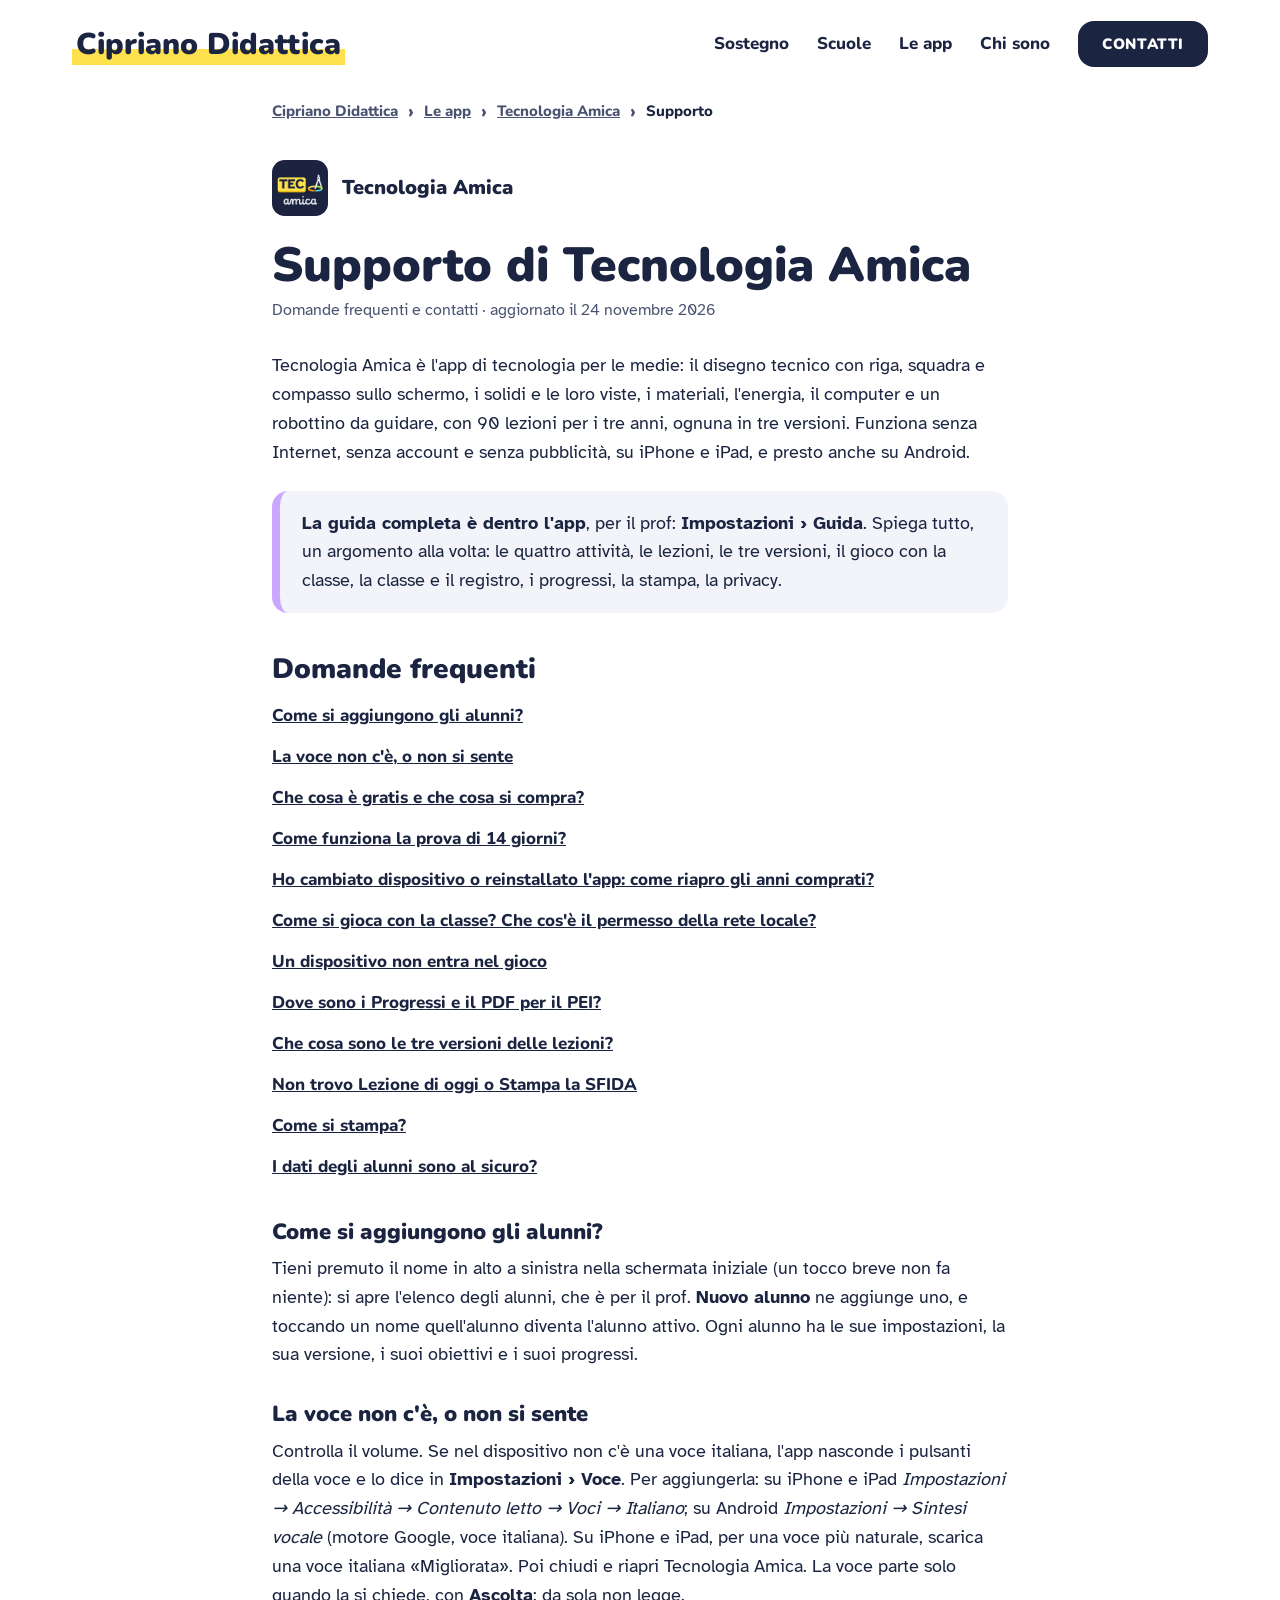
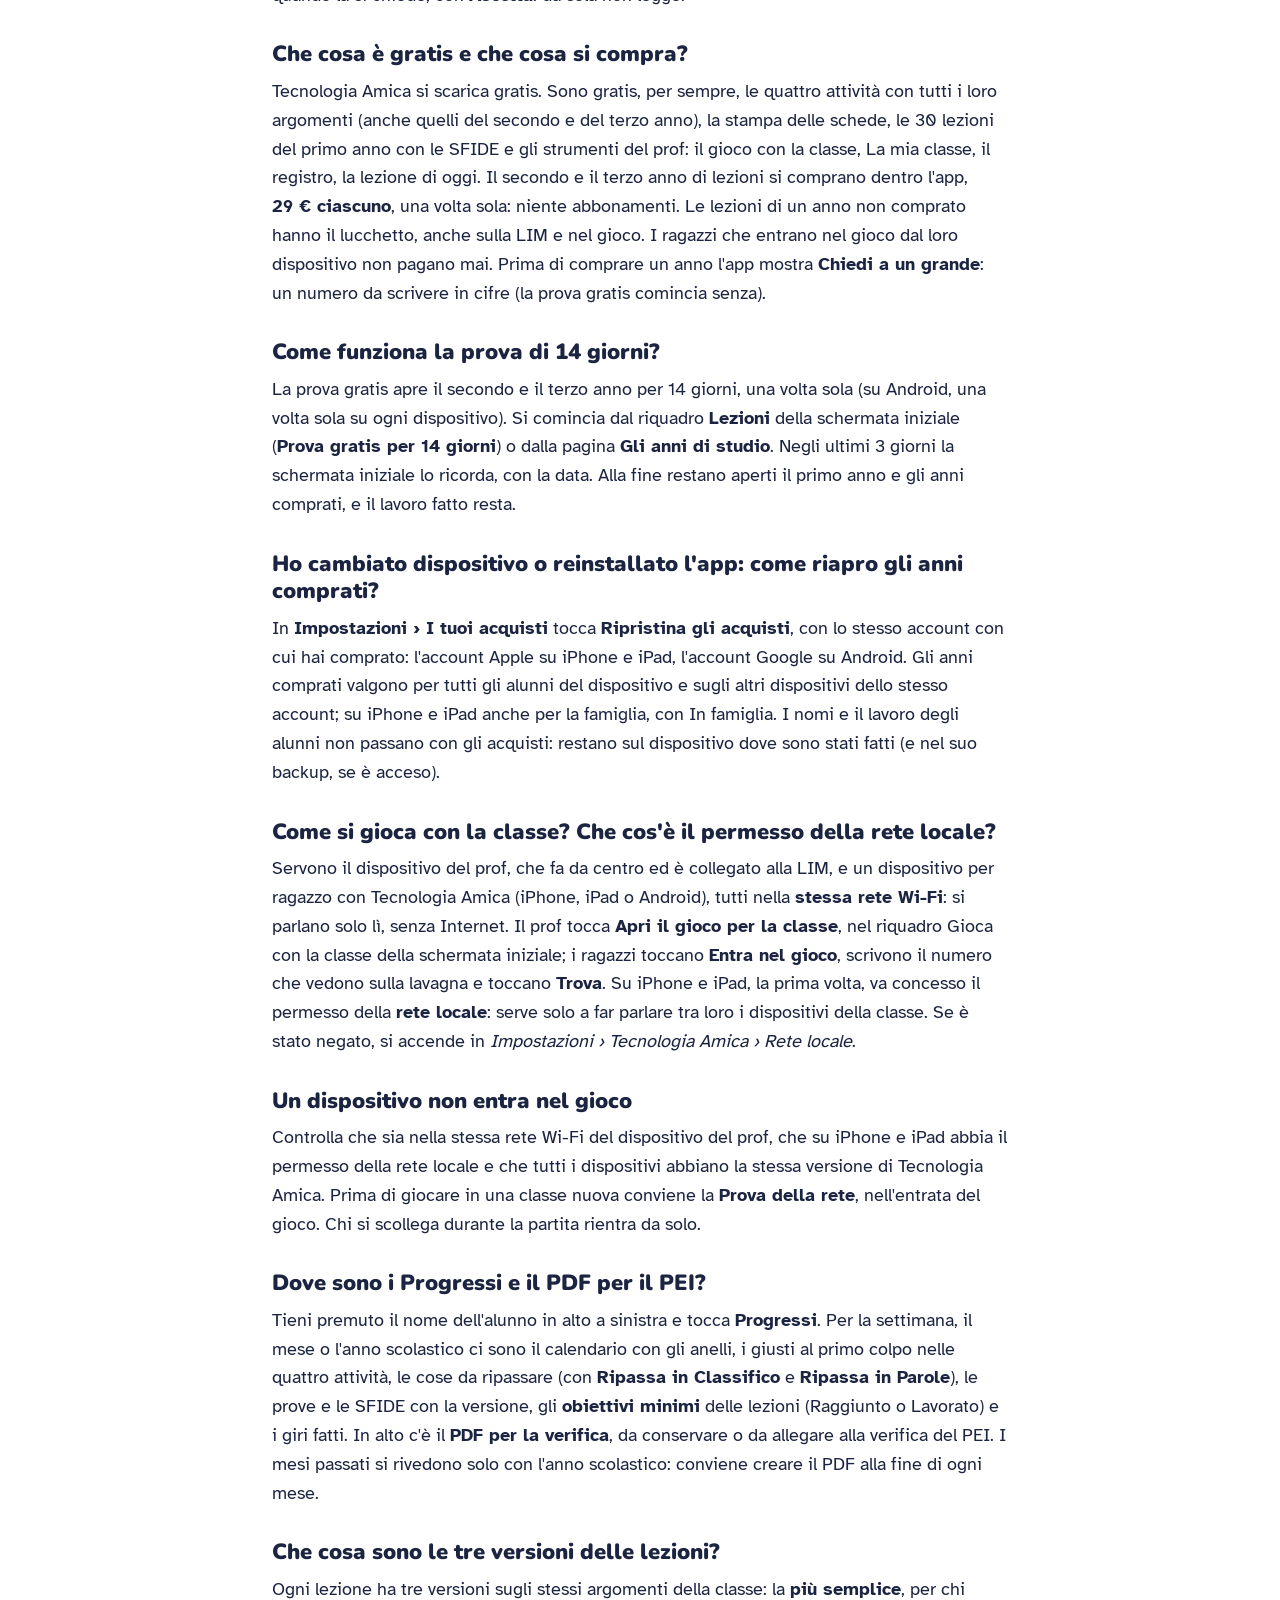
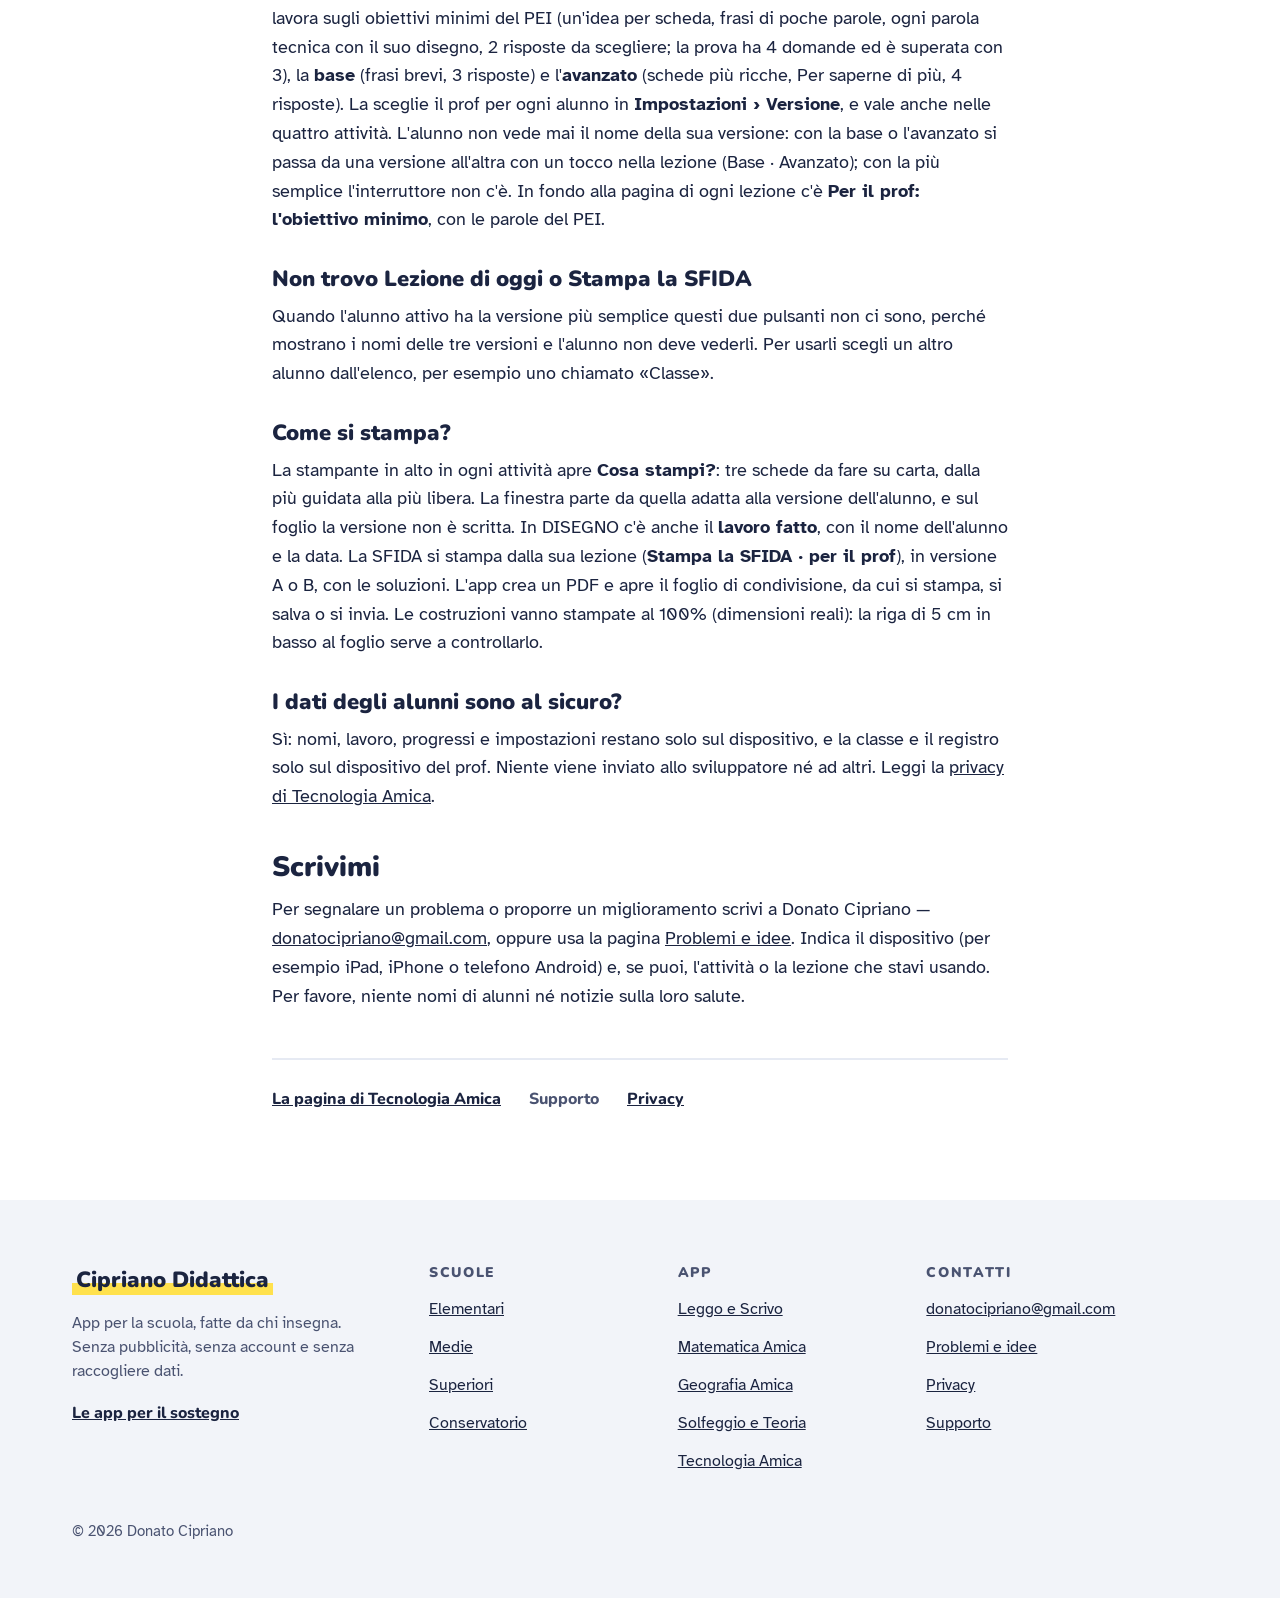
<file: tecnologia-amica/supporto/index.html>
<!doctype html>
<!-- Copyright © 2026 Donato Cipriano. Tutti i diritti riservati. -->
<!-- Pagina costruita da strumenti/costruisci.mjs: i testi si cambiano lì, poi si rifà il sito -->
<html lang="it">
<head>
<meta charset="utf-8">
<meta name="viewport" content="width=device-width, initial-scale=1">
<title>Tecnologia Amica: supporto e domande frequenti · Cipriano Didattica</title>
<meta name="description" content="Aiuto per Tecnologia Amica: la voce italiana, gli acquisti e la prova di 14 giorni, il gioco con la classe e la rete locale, i Progressi e il PDF per il PEI, le tre versioni delle lezioni, la stampa. E come scrivermi.">
<meta name="author" content="Donato Cipriano">
<meta name="theme-color" content="#FFFFFF">
<link rel="canonical" href="https://ciprianodidattica.it/tecnologia-amica/supporto/">
<link rel="icon" href="../../immagini/favicon.svg" type="image/svg+xml">
<link rel="icon" href="../../immagini/favicon-32.png" sizes="32x32" type="image/png">
<link rel="apple-touch-icon" href="../../immagini/apple-touch-icon.png">
<meta property="og:type" content="website">
<meta property="og:site_name" content="Cipriano Didattica">
<meta property="og:url" content="https://ciprianodidattica.it/tecnologia-amica/supporto/">
<meta property="og:locale" content="it_IT">
<meta property="og:title" content="Supporto di Tecnologia Amica">
<meta property="og:description" content="Aiuto per Tecnologia Amica: la voce italiana, gli acquisti e la prova di 14 giorni, il gioco con la classe e la rete locale, i Progressi e il PDF per il PEI, le tre versioni delle lezioni, la stampa. E come scrivermi.">
<meta property="og:image" content="https://ciprianodidattica.it/immagini/condivisione.png">
<meta property="og:image:width" content="1200">
<meta property="og:image:height" content="630">
<meta property="og:image:alt" content="App per la scuola, fatte da chi insegna: le icone di Leggo e Scrivo, Matematica Amica, Geografia Amica e Solfeggio e Teoria.">
<meta name="twitter:card" content="summary_large_image">
<link rel="preload" href="../../font/nunito-latin-900-normal.woff2" as="font" type="font/woff2" crossorigin>
<link rel="preload" href="../../font/atkinson-hyperlegible-latin-400-normal.woff2" as="font" type="font/woff2" crossorigin>
<link rel="stylesheet" href="../../style.css">
<script type="application/ld+json">{"@context":"https://schema.org","@graph":[{"@type":"WebPage","@id":"https://ciprianodidattica.it/tecnologia-amica/supporto/","url":"https://ciprianodidattica.it/tecnologia-amica/supporto/","name":"Supporto di Tecnologia Amica","description":"Aiuto per Tecnologia Amica: la voce italiana, gli acquisti e la prova di 14 giorni, il gioco con la classe e la rete locale, i Progressi e il PDF per il PEI, le tre versioni delle lezioni, la stampa. E come scrivermi.","inLanguage":"it","isPartOf":{"@type":"WebSite","@id":"https://ciprianodidattica.it/#sito","name":"Cipriano Didattica","url":"https://ciprianodidattica.it/"},"about":{"@id":"https://ciprianodidattica.it/tecnologia-amica/#app"},"author":{"@id":"https://ciprianodidattica.it/#donato"}},{"@type":"FAQPage","@id":"https://ciprianodidattica.it/tecnologia-amica/supporto/#domande","mainEntity":[{"@type":"Question","name":"Come si aggiungono gli alunni?","acceptedAnswer":{"@type":"Answer","text":"Tieni premuto il nome in alto a sinistra nella schermata iniziale (un tocco breve non fa niente): si apre l'elenco degli alunni, che è per il prof. Nuovo alunno ne aggiunge uno, e toccando un nome quell'alunno diventa l'alunno attivo. Ogni alunno ha le sue impostazioni, la sua versione, i suoi obiettivi e i suoi progressi."}},{"@type":"Question","name":"La voce non c'è, o non si sente","acceptedAnswer":{"@type":"Answer","text":"Controlla il volume. Se nel dispositivo non c'è una voce italiana, l'app nasconde i pulsanti della voce e lo dice in Impostazioni › Voce. Per aggiungerla: su iPhone e iPad Impostazioni → Accessibilità → Contenuto letto → Voci → Italiano; su Android Impostazioni → Sintesi vocale (motore Google, voce italiana). Su iPhone e iPad, per una voce più naturale, scarica una voce italiana «Migliorata». Poi chiudi e riapri Tecnologia Amica. La voce parte solo quando la si chiede, con Ascolta: da sola non legge."}},{"@type":"Question","name":"Che cosa è gratis e che cosa si compra?","acceptedAnswer":{"@type":"Answer","text":"Tecnologia Amica si scarica gratis. Sono gratis, per sempre, le quattro attività con tutti i loro argomenti (anche quelli del secondo e del terzo anno), la stampa delle schede, le 30 lezioni del primo anno con le SFIDE e gli strumenti del prof: il gioco con la classe, La mia classe, il registro, la lezione di oggi. Il secondo e il terzo anno di lezioni si comprano dentro l'app, 29 € ciascuno, una volta sola: niente abbonamenti. Le lezioni di un anno non comprato hanno il lucchetto, anche sulla LIM e nel gioco. I ragazzi che entrano nel gioco dal loro dispositivo non pagano mai. Prima di comprare un anno l'app mostra Chiedi a un grande: un numero da scrivere in cifre (la prova gratis comincia senza)."}},{"@type":"Question","name":"Come funziona la prova di 14 giorni?","acceptedAnswer":{"@type":"Answer","text":"La prova gratis apre il secondo e il terzo anno per 14 giorni, una volta sola (su Android, una volta sola su ogni dispositivo). Si comincia dal riquadro Lezioni della schermata iniziale (Prova gratis per 14 giorni) o dalla pagina Gli anni di studio. Negli ultimi 3 giorni la schermata iniziale lo ricorda, con la data. Alla fine restano aperti il primo anno e gli anni comprati, e il lavoro fatto resta."}},{"@type":"Question","name":"Ho cambiato dispositivo o reinstallato l'app: come riapro gli anni comprati?","acceptedAnswer":{"@type":"Answer","text":"In Impostazioni › I tuoi acquisti tocca Ripristina gli acquisti, con lo stesso account con cui hai comprato: l'account Apple su iPhone e iPad, l'account Google su Android. Gli anni comprati valgono per tutti gli alunni del dispositivo e sugli altri dispositivi dello stesso account; su iPhone e iPad anche per la famiglia, con In famiglia. I nomi e il lavoro degli alunni non passano con gli acquisti: restano sul dispositivo dove sono stati fatti (e nel suo backup, se è acceso)."}},{"@type":"Question","name":"Come si gioca con la classe? Che cos'è il permesso della rete locale?","acceptedAnswer":{"@type":"Answer","text":"Servono il dispositivo del prof, che fa da centro ed è collegato alla LIM, e un dispositivo per ragazzo con Tecnologia Amica (iPhone, iPad o Android), tutti nella stessa rete Wi-Fi: si parlano solo lì, senza Internet. Il prof tocca Apri il gioco per la classe, nel riquadro Gioca con la classe della schermata iniziale; i ragazzi toccano Entra nel gioco, scrivono il numero che vedono sulla lavagna e toccano Trova. Su iPhone e iPad, la prima volta, va concesso il permesso della rete locale: serve solo a far parlare tra loro i dispositivi della classe. Se è stato negato, si accende in Impostazioni › Tecnologia Amica › Rete locale."}},{"@type":"Question","name":"Un dispositivo non entra nel gioco","acceptedAnswer":{"@type":"Answer","text":"Controlla che sia nella stessa rete Wi-Fi del dispositivo del prof, che su iPhone e iPad abbia il permesso della rete locale e che tutti i dispositivi abbiano la stessa versione di Tecnologia Amica. Prima di giocare in una classe nuova conviene la Prova della rete, nell'entrata del gioco. Chi si scollega durante la partita rientra da solo."}},{"@type":"Question","name":"Dove sono i Progressi e il PDF per il PEI?","acceptedAnswer":{"@type":"Answer","text":"Tieni premuto il nome dell'alunno in alto a sinistra e tocca Progressi. Per la settimana, il mese o l'anno scolastico ci sono il calendario con gli anelli, i giusti al primo colpo nelle quattro attività, le cose da ripassare (con Ripassa in Classifico e Ripassa in Parole), le prove e le SFIDE con la versione, gli obiettivi minimi delle lezioni (Raggiunto o Lavorato) e i giri fatti. In alto c'è il PDF per la verifica, da conservare o da allegare alla verifica del PEI. I mesi passati si rivedono solo con l'anno scolastico: conviene creare il PDF alla fine di ogni mese."}},{"@type":"Question","name":"Che cosa sono le tre versioni delle lezioni?","acceptedAnswer":{"@type":"Answer","text":"Ogni lezione ha tre versioni sugli stessi argomenti della classe: la più semplice, per chi lavora sugli obiettivi minimi del PEI (un'idea per scheda, frasi di poche parole, ogni parola tecnica con il suo disegno, 2 risposte da scegliere; la prova ha 4 domande ed è superata con 3), la base (frasi brevi, 3 risposte) e l'avanzato (schede più ricche, Per saperne di più, 4 risposte). La sceglie il prof per ogni alunno in Impostazioni › Versione, e vale anche nelle quattro attività. L'alunno non vede mai il nome della sua versione: con la base o l'avanzato si passa da una versione all'altra con un tocco nella lezione (Base · Avanzato); con la più semplice l'interruttore non c'è. In fondo alla pagina di ogni lezione c'è Per il prof: l'obiettivo minimo, con le parole del PEI."}},{"@type":"Question","name":"Non trovo Lezione di oggi o Stampa la SFIDA","acceptedAnswer":{"@type":"Answer","text":"Quando l'alunno attivo ha la versione più semplice questi due pulsanti non ci sono, perché mostrano i nomi delle tre versioni e l'alunno non deve vederli. Per usarli scegli un altro alunno dall'elenco, per esempio uno chiamato «Classe»."}},{"@type":"Question","name":"Come si stampa?","acceptedAnswer":{"@type":"Answer","text":"La stampante in alto in ogni attività apre Cosa stampi?: tre schede da fare su carta, dalla più guidata alla più libera. La finestra parte da quella adatta alla versione dell'alunno, e sul foglio la versione non è scritta. In DISEGNO c'è anche il lavoro fatto, con il nome dell'alunno e la data. La SFIDA si stampa dalla sua lezione (Stampa la SFIDA · per il prof), in versione A o B, con le soluzioni. L'app crea un PDF e apre il foglio di condivisione, da cui si stampa, si salva o si invia. Le costruzioni vanno stampate al 100% (dimensioni reali): la riga di 5 cm in basso al foglio serve a controllarlo."}},{"@type":"Question","name":"I dati degli alunni sono al sicuro?","acceptedAnswer":{"@type":"Answer","text":"Sì: nomi, lavoro, progressi e impostazioni restano solo sul dispositivo, e la classe e il registro solo sul dispositivo del prof. Niente viene inviato allo sviluppatore né ad altri. Leggi la privacy di Tecnologia Amica."}}]},{"@type":"Person","@id":"https://ciprianodidattica.it/#donato","name":"Donato Cipriano","jobTitle":"Insegnante di sostegno","url":"https://ciprianodidattica.it/#io"},{"@type":"BreadcrumbList","itemListElement":[{"@type":"ListItem","position":1,"name":"Cipriano Didattica","item":"https://ciprianodidattica.it/"},{"@type":"ListItem","position":2,"name":"Tecnologia Amica","item":"https://ciprianodidattica.it/tecnologia-amica/"},{"@type":"ListItem","position":3,"name":"Supporto","item":"https://ciprianodidattica.it/tecnologia-amica/supporto/"}]}]}</script>
</head>
<body>
<a class="salta" href="#contenuto">Salta al contenuto</a>

<header class="testata">
  <div class="wrap testata-riga">
    <a class="marchio" href="../../"><span>Cipriano Didattica</span></a>
    <nav class="menu" aria-label="Menu principale">
      <a class="menu-voce" href="../../sostegno/">Sostegno</a>
      <a class="menu-voce" href="../../#scuole">Scuole</a>
      <a class="menu-voce" href="../../#app">Le app</a>
      <a class="menu-voce menu-voce-io" href="../../#io">Chi sono</a>
      <a class="btn btn-pieno" href="#contatti">CONTATTI</a>
    </nav>
  </div>
</header>

<main id="contenuto">

<nav class="percorso percorso-testo" aria-label="Sei qui">
  <div class="wrap">
    <ol>
      <li><a href="../../">Cipriano Didattica</a></li>
      <li><a href="../../#app">Le app</a></li>
      <li><a href="../">Tecnologia Amica</a></li>
      <li><span aria-current="page">Supporto</span></li>
    </ol>
  </div>
</nav>

<section class="pagina pagina-app" aria-labelledby="titolo-pagina">
  <div class="wrap">
    <a class="app-firma" href="../"><img src="../../immagini/app/tecnologia-amica-300.webp" srcset="../../immagini/app/tecnologia-amica-300.webp 300w, ../../immagini/app/tecnologia-amica-450.webp 450w, ../../immagini/app/tecnologia-amica-600.webp 600w" sizes="56px" width="56" height="56" alt="" decoding="async"><span>Tecnologia Amica</span></a>
    <h1 id="titolo-pagina">Supporto di Tecnologia Amica</h1>
    <p class="data">Domande frequenti e contatti · aggiornato il 24 novembre 2026</p>
    <p>Tecnologia Amica è l'app di tecnologia per le medie: il disegno tecnico con riga, squadra e compasso sullo schermo, i solidi e le loro viste, i materiali, l'energia, il computer e un robottino da guidare, con 90 lezioni per i tre anni, ognuna in tre versioni. Funziona senza Internet, senza account e senza pubblicità, su iPhone e iPad, e presto anche su Android.</p>
    <p class="in-breve bordo-lilla"><strong>La guida completa è dentro l'app</strong>, per il prof: <strong>Impostazioni › Guida</strong>. Spiega tutto, un argomento alla volta: le quattro attività, le lezioni, le tre versioni, il gioco con la classe, la classe e il registro, i progressi, la stampa, la privacy.</p>

    <h2 id="domande">Domande frequenti</h2>
    <ul class="indice-domande">
      <li><a href="#alunni">Come si aggiungono gli alunni?</a></li>
      <li><a href="#voce">La voce non c'è, o non si sente</a></li>
      <li><a href="#costo">Che cosa è gratis e che cosa si compra?</a></li>
      <li><a href="#prova">Come funziona la prova di 14 giorni?</a></li>
      <li><a href="#ripristina">Ho cambiato dispositivo o reinstallato l'app: come riapro gli anni comprati?</a></li>
      <li><a href="#gioco">Come si gioca con la classe? Che cos'è il permesso della rete locale?</a></li>
      <li><a href="#non-entra">Un dispositivo non entra nel gioco</a></li>
      <li><a href="#progressi">Dove sono i Progressi e il PDF per il PEI?</a></li>
      <li><a href="#versioni">Che cosa sono le tre versioni delle lezioni?</a></li>
      <li><a href="#non-trovo">Non trovo Lezione di oggi o Stampa la SFIDA</a></li>
      <li><a href="#stampa">Come si stampa?</a></li>
      <li><a href="#dati">I dati degli alunni sono al sicuro?</a></li>
    </ul>

    <h3 id="alunni">Come si aggiungono gli alunni?</h3>
    <p>Tieni premuto il nome in alto a sinistra nella schermata iniziale (un tocco breve non fa niente): si apre l'elenco degli alunni, che è per il prof. <strong>Nuovo alunno</strong> ne aggiunge uno, e toccando un nome quell'alunno diventa l'alunno attivo. Ogni alunno ha le sue impostazioni, la sua versione, i suoi obiettivi e i suoi progressi.</p>

    <h3 id="voce">La voce non c'è, o non si sente</h3>
    <p>Controlla il volume. Se nel dispositivo non c'è una voce italiana, l'app nasconde i pulsanti della voce e lo dice in <strong>Impostazioni › Voce</strong>. Per aggiungerla: su iPhone e iPad <em>Impostazioni → Accessibilità → Contenuto letto → Voci → Italiano</em>; su Android <em>Impostazioni → Sintesi vocale</em> (motore Google, voce italiana). Su iPhone e iPad, per una voce più naturale, scarica una voce italiana «Migliorata». Poi chiudi e riapri Tecnologia Amica. La voce parte solo quando la si chiede, con <strong>Ascolta</strong>: da sola non legge.</p>

    <h3 id="costo">Che cosa è gratis e che cosa si compra?</h3>
    <p>Tecnologia Amica si scarica gratis. Sono gratis, per sempre, le quattro attività con tutti i loro argomenti (anche quelli del secondo e del terzo anno), la stampa delle schede, le 30 lezioni del primo anno con le SFIDE e gli strumenti del prof: il gioco con la classe, La mia classe, il registro, la lezione di oggi. Il secondo e il terzo anno di lezioni si comprano dentro l'app, <strong>29 € ciascuno</strong>, una volta sola: niente abbonamenti. Le lezioni di un anno non comprato hanno il lucchetto, anche sulla LIM e nel gioco. I ragazzi che entrano nel gioco dal loro dispositivo non pagano mai. Prima di comprare un anno l'app mostra <strong>Chiedi a un grande</strong>: un numero da scrivere in cifre (la prova gratis comincia senza).</p>

    <h3 id="prova">Come funziona la prova di 14 giorni?</h3>
    <p>La prova gratis apre il secondo e il terzo anno per 14 giorni, una volta sola (su Android, una volta sola su ogni dispositivo). Si comincia dal riquadro <strong>Lezioni</strong> della schermata iniziale (<strong>Prova gratis per 14 giorni</strong>) o dalla pagina <strong>Gli anni di studio</strong>. Negli ultimi 3 giorni la schermata iniziale lo ricorda, con la data. Alla fine restano aperti il primo anno e gli anni comprati, e il lavoro fatto resta.</p>

    <h3 id="ripristina">Ho cambiato dispositivo o reinstallato l'app: come riapro gli anni comprati?</h3>
    <p>In <strong>Impostazioni › I tuoi acquisti</strong> tocca <strong>Ripristina gli acquisti</strong>, con lo stesso account con cui hai comprato: l'account Apple su iPhone e iPad, l'account Google su Android. Gli anni comprati valgono per tutti gli alunni del dispositivo e sugli altri dispositivi dello stesso account; su iPhone e iPad anche per la famiglia, con In famiglia. I nomi e il lavoro degli alunni non passano con gli acquisti: restano sul dispositivo dove sono stati fatti (e nel suo backup, se è acceso).</p>

    <h3 id="gioco">Come si gioca con la classe? Che cos'è il permesso della rete locale?</h3>
    <p>Servono il dispositivo del prof, che fa da centro ed è collegato alla LIM, e un dispositivo per ragazzo con Tecnologia Amica (iPhone, iPad o Android), tutti nella <strong>stessa rete Wi-Fi</strong>: si parlano solo lì, senza Internet. Il prof tocca <strong>Apri il gioco per la classe</strong>, nel riquadro Gioca con la classe della schermata iniziale; i ragazzi toccano <strong>Entra nel gioco</strong>, scrivono il numero che vedono sulla lavagna e toccano <strong>Trova</strong>. Su iPhone e iPad, la prima volta, va concesso il permesso della <strong>rete locale</strong>: serve solo a far parlare tra loro i dispositivi della classe. Se è stato negato, si accende in <em>Impostazioni › Tecnologia Amica › Rete locale</em>.</p>

    <h3 id="non-entra">Un dispositivo non entra nel gioco</h3>
    <p>Controlla che sia nella stessa rete Wi-Fi del dispositivo del prof, che su iPhone e iPad abbia il permesso della rete locale e che tutti i dispositivi abbiano la stessa versione di Tecnologia Amica. Prima di giocare in una classe nuova conviene la <strong>Prova della rete</strong>, nell'entrata del gioco. Chi si scollega durante la partita rientra da solo.</p>

    <h3 id="progressi">Dove sono i Progressi e il PDF per il PEI?</h3>
    <p>Tieni premuto il nome dell'alunno in alto a sinistra e tocca <strong>Progressi</strong>. Per la settimana, il mese o l'anno scolastico ci sono il calendario con gli anelli, i giusti al primo colpo nelle quattro attività, le cose da ripassare (con <strong>Ripassa in Classifico</strong> e <strong>Ripassa in Parole</strong>), le prove e le SFIDE con la versione, gli <strong>obiettivi minimi</strong> delle lezioni (Raggiunto o Lavorato) e i giri fatti. In alto c'è il <strong>PDF per la verifica</strong>, da conservare o da allegare alla verifica del PEI. I mesi passati si rivedono solo con l'anno scolastico: conviene creare il PDF alla fine di ogni mese.</p>

    <h3 id="versioni">Che cosa sono le tre versioni delle lezioni?</h3>
    <p>Ogni lezione ha tre versioni sugli stessi argomenti della classe: la <strong>più semplice</strong>, per chi lavora sugli obiettivi minimi del PEI (un'idea per scheda, frasi di poche parole, ogni parola tecnica con il suo disegno, 2 risposte da scegliere; la prova ha 4 domande ed è superata con 3), la <strong>base</strong> (frasi brevi, 3 risposte) e l'<strong>avanzato</strong> (schede più ricche, Per saperne di più, 4 risposte). La sceglie il prof per ogni alunno in <strong>Impostazioni › Versione</strong>, e vale anche nelle quattro attività. L'alunno non vede mai il nome della sua versione: con la base o l'avanzato si passa da una versione all'altra con un tocco nella lezione (Base · Avanzato); con la più semplice l'interruttore non c'è. In fondo alla pagina di ogni lezione c'è <strong>Per il prof: l'obiettivo minimo</strong>, con le parole del PEI.</p>

    <h3 id="non-trovo">Non trovo Lezione di oggi o Stampa la SFIDA</h3>
    <p>Quando l'alunno attivo ha la versione più semplice questi due pulsanti non ci sono, perché mostrano i nomi delle tre versioni e l'alunno non deve vederli. Per usarli scegli un altro alunno dall'elenco, per esempio uno chiamato «Classe».</p>

    <h3 id="stampa">Come si stampa?</h3>
    <p>La stampante in alto in ogni attività apre <strong>Cosa stampi?</strong>: tre schede da fare su carta, dalla più guidata alla più libera. La finestra parte da quella adatta alla versione dell'alunno, e sul foglio la versione non è scritta. In DISEGNO c'è anche il <strong>lavoro fatto</strong>, con il nome dell'alunno e la data. La SFIDA si stampa dalla sua lezione (<strong>Stampa la SFIDA · per il prof</strong>), in versione A o B, con le soluzioni. L'app crea un PDF e apre il foglio di condivisione, da cui si stampa, si salva o si invia. Le costruzioni vanno stampate al 100% (dimensioni reali): la riga di 5 cm in basso al foglio serve a controllarlo.</p>

    <h3 id="dati">I dati degli alunni sono al sicuro?</h3>
    <p>Sì: nomi, lavoro, progressi e impostazioni restano solo sul dispositivo, e la classe e il registro solo sul dispositivo del prof. Niente viene inviato allo sviluppatore né ad altri. Leggi la <a href="../privacy/">privacy di Tecnologia Amica</a>.</p>

    <h2 id="scrivimi">Scrivimi</h2>
    <p>Per segnalare un problema o proporre un miglioramento scrivi a Donato Cipriano — <a href="mailto:donatocipriano@gmail.com">donatocipriano@gmail.com</a>, oppure usa la pagina <a href="../../scrivimi/">Problemi e idee</a>. Indica il dispositivo (per esempio iPad, iPhone o telefono Android) e, se puoi, l'attività o la lezione che stavi usando. Per favore, niente nomi di alunni né notizie sulla loro salute.</p>

    <nav class="pagine-app" aria-label="Tecnologia Amica">
      <a href="../">La pagina di Tecnologia Amica</a>
      <span aria-current="page">Supporto</span>
      <a href="../privacy/">Privacy</a>
    </nav>
  </div>
</section>

</main>

<footer id="contatti" class="piede">
  <div class="wrap">
    <div class="piede-griglia">
      <div class="piede-marchio">
        <a class="marchio" href="../../"><span>Cipriano Didattica</span></a>
        <p>App per la scuola, fatte da chi insegna. Senza pubblicità, senza account e senza raccogliere dati.</p>
        <a class="piede-sostegno" href="../../sostegno/">Le app per il sostegno</a>
      </div>
      <nav aria-labelledby="piede-scuole">
        <h2 id="piede-scuole">Scuole</h2>
        <ul>
          <li><a href="../../elementari/">Elementari</a></li>
          <li><a href="../../medie/">Medie</a></li>
          <li><a href="../../superiori/">Superiori</a></li>
          <li><a href="../../conservatorio/">Conservatorio</a></li>
        </ul>
      </nav>
      <nav aria-labelledby="piede-app">
        <h2 id="piede-app">App</h2>
        <ul>
          <li><a href="../../leggo-e-scrivo/">Leggo e Scrivo</a></li>
          <li><a href="../../matematica-amica/">Matematica Amica</a></li>
          <li><a href="../../geografia-amica/">Geografia Amica</a></li>
          <li><a href="../../solfeggio-e-teoria/">Solfeggio e Teoria</a></li>
          <li><a href="../../tecnologia-amica/">Tecnologia Amica</a></li>
        </ul>
      </nav>
      <div>
        <h2>Contatti</h2>
        <ul>
          <li><a href="mailto:donatocipriano@gmail.com">donatocipriano@gmail.com</a></li>
          <li><a href="../../scrivimi/">Problemi e idee</a></li>
          <li><a href="../../privacy.html">Privacy</a></li>
          <li><a href="../../privacy.html#supporto">Supporto</a></li>
        </ul>
      </div>
    </div>
    <small>© 2026 Donato Cipriano</small>
  </div>
</footer>
</body>
</html>
</file>
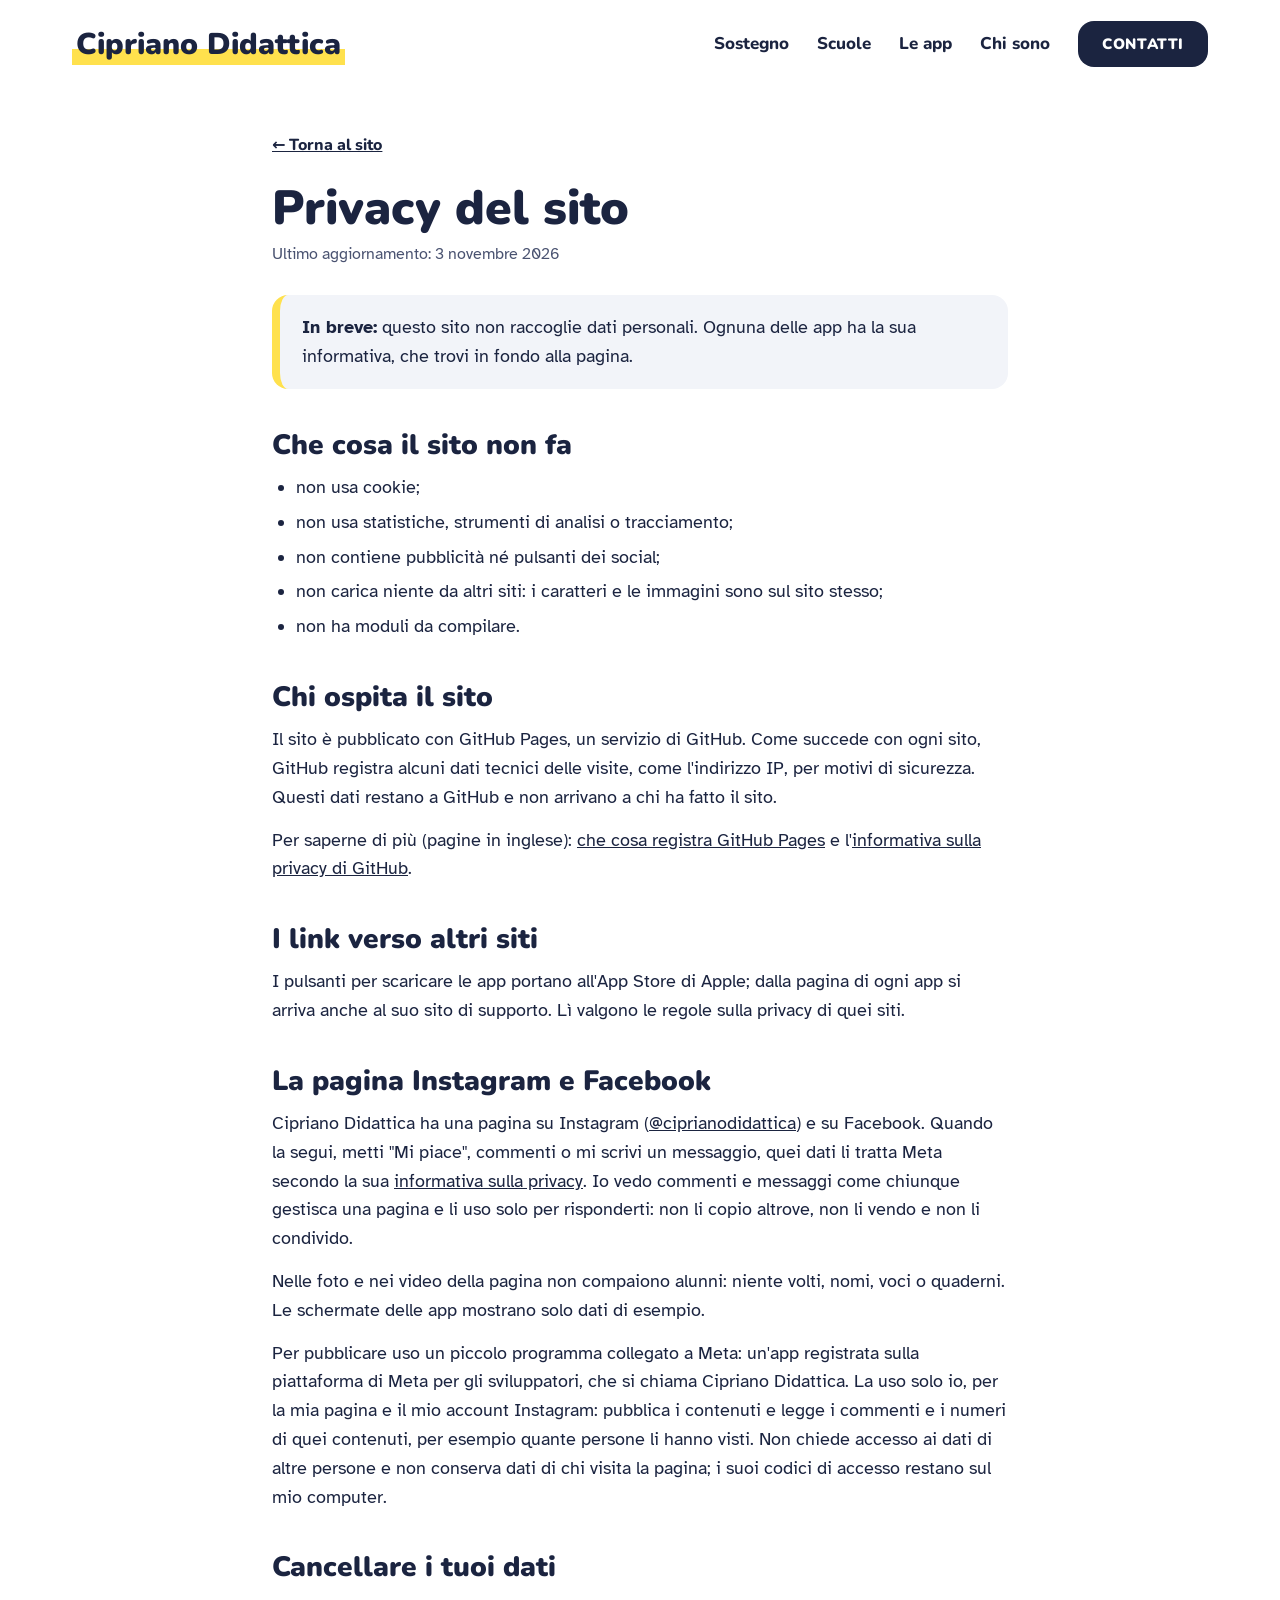
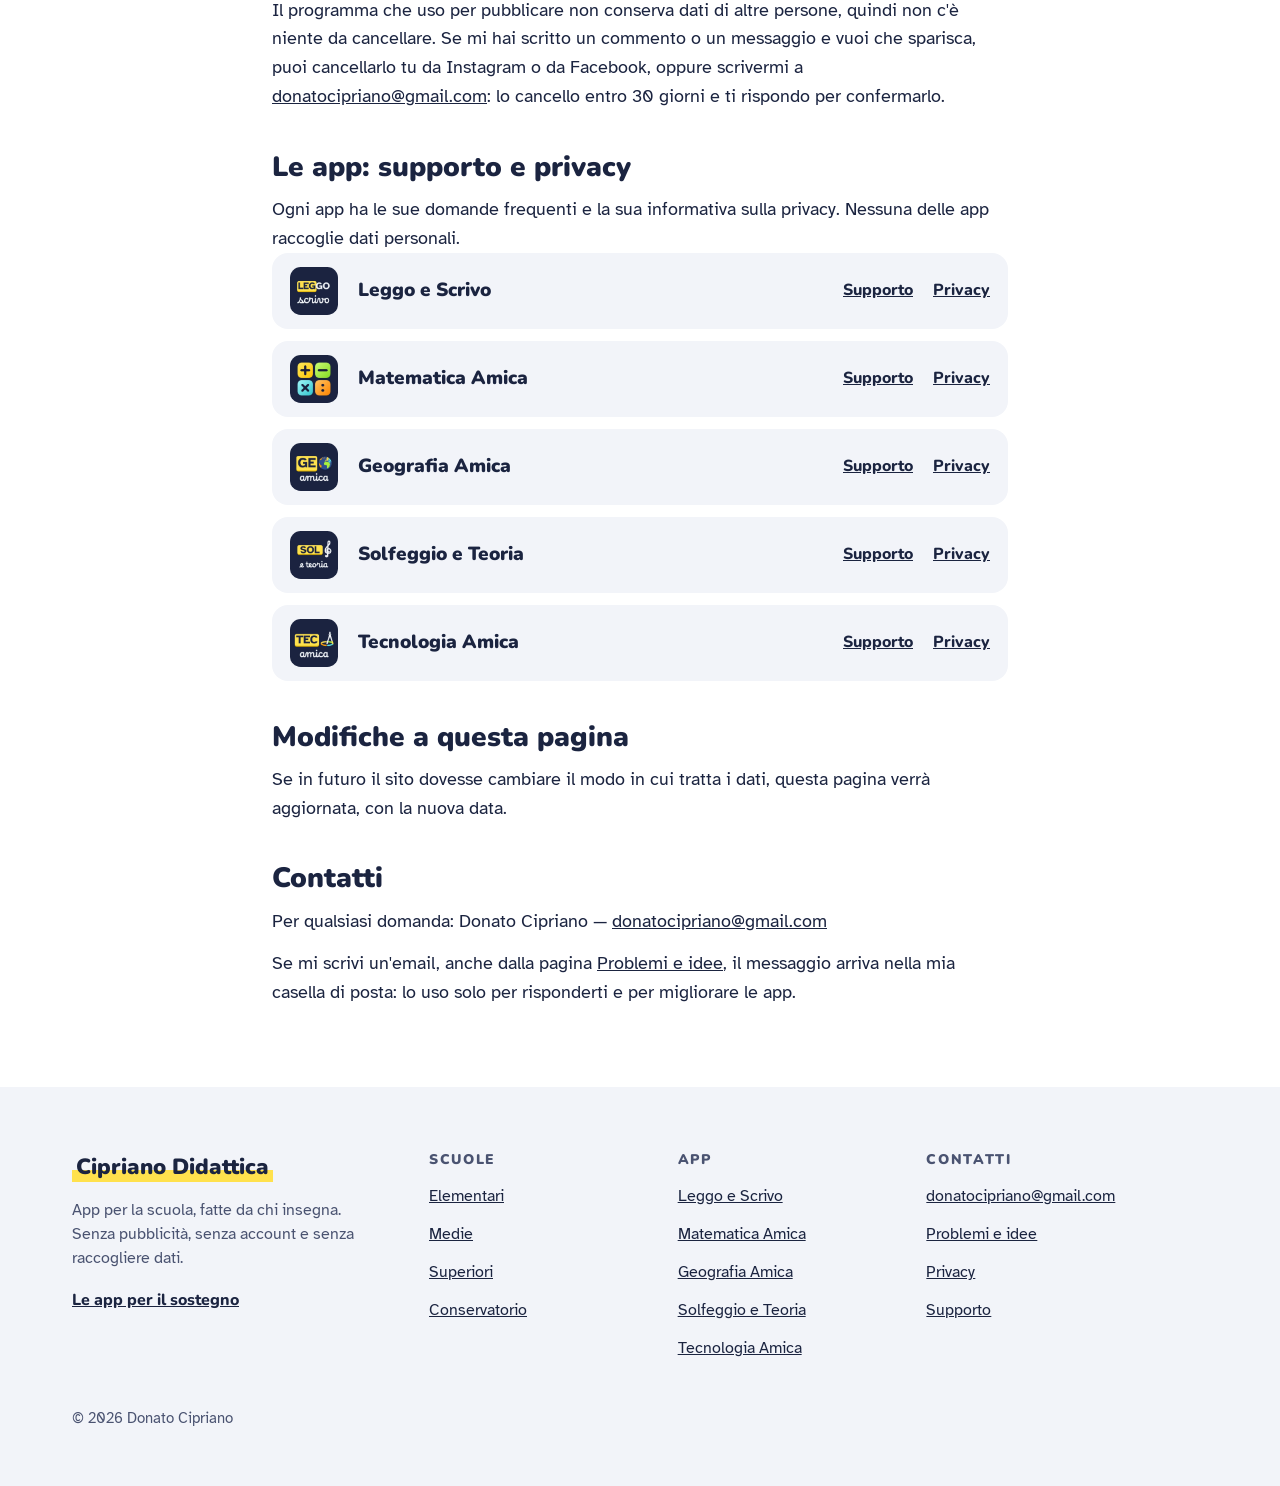
<file: privacy.html>
<!doctype html>
<!-- Copyright © 2026 Donato Cipriano. Tutti i diritti riservati. -->
<!-- I pezzi tra i segni "inizio:" e "fine:" li scrive strumenti/costruisci.mjs: si cambiano lì, poi si rifà il sito -->
<html lang="it">
<head>
<meta charset="utf-8">
<meta name="viewport" content="width=device-width, initial-scale=1">
<title>Privacy del sito · Cipriano Didattica</title>
<meta name="description" content="Questo sito non raccoglie dati personali: niente cookie, niente statistiche, niente risorse di altri siti. Qui trovi anche il supporto e la privacy di ogni app.">
<meta name="author" content="Donato Cipriano">
<meta name="theme-color" content="#FFFFFF">
<link rel="canonical" href="https://ciprianodidattica.it/privacy.html">
<link rel="icon" href="immagini/favicon.svg" type="image/svg+xml">
<link rel="icon" href="immagini/favicon-32.png" sizes="32x32" type="image/png">
<link rel="apple-touch-icon" href="immagini/apple-touch-icon.png">
<link rel="stylesheet" href="style.css">
</head>
<body>
<a class="salta" href="#contenuto">Salta al contenuto</a>

<!-- inizio:testata -->
<header class="testata">
  <div class="wrap testata-riga">
    <a class="marchio" href="./"><span>Cipriano Didattica</span></a>
    <nav class="menu" aria-label="Menu principale">
      <a class="menu-voce" href="sostegno/">Sostegno</a>
      <a class="menu-voce" href="./#scuole">Scuole</a>
      <a class="menu-voce" href="./#app">Le app</a>
      <a class="menu-voce menu-voce-io" href="./#io">Chi sono</a>
      <a class="btn btn-pieno" href="#contatti">CONTATTI</a>
    </nav>
  </div>
</header>
<!-- fine:testata -->

<main id="contenuto" class="pagina">
  <div class="wrap">
    <a class="torna" href="./">← Torna al sito</a>
    <h1>Privacy del sito</h1>
    <p class="data">Ultimo aggiornamento: 3 novembre 2026</p>

    <p class="in-breve"><strong>In breve:</strong> questo sito non raccoglie dati personali. Ognuna delle app ha la sua informativa, che trovi in fondo alla pagina.</p>

    <h2>Che cosa il sito non fa</h2>
    <ul>
      <li>non usa cookie;</li>
      <li>non usa statistiche, strumenti di analisi o tracciamento;</li>
      <li>non contiene pubblicità né pulsanti dei social;</li>
      <li>non carica niente da altri siti: i caratteri e le immagini sono sul sito stesso;</li>
      <li>non ha moduli da compilare.</li>
    </ul>

    <h2>Chi ospita il sito</h2>
    <p>Il sito è pubblicato con GitHub Pages, un servizio di GitHub. Come succede con ogni sito, GitHub registra alcuni dati tecnici delle visite, come l'indirizzo IP, per motivi di sicurezza. Questi dati restano a GitHub e non arrivano a chi ha fatto il sito.</p>
    <p>Per saperne di più (pagine in inglese): <a href="https://docs.github.com/en/pages/getting-started-with-github-pages/what-is-github-pages#data-collection">che cosa registra GitHub Pages</a> e l'<a href="https://docs.github.com/en/site-policy/privacy-policies/github-general-privacy-statement">informativa sulla privacy di GitHub</a>.</p>

    <h2>I link verso altri siti</h2>
    <p>I pulsanti per scaricare le app portano all'App Store di Apple; dalla pagina di ogni app si arriva anche al suo sito di supporto. Lì valgono le regole sulla privacy di quei siti.</p>

    <h2 id="social">La pagina Instagram e Facebook</h2>
    <p>Cipriano Didattica ha una pagina su Instagram (<a href="https://www.instagram.com/ciprianodidattica/">@ciprianodidattica</a>) e su Facebook. Quando la segui, metti "Mi piace", commenti o mi scrivi un messaggio, quei dati li tratta Meta secondo la sua <a href="https://www.facebook.com/privacy/policy/">informativa sulla privacy</a>. Io vedo commenti e messaggi come chiunque gestisca una pagina e li uso solo per risponderti: non li copio altrove, non li vendo e non li condivido.</p>
    <p>Nelle foto e nei video della pagina non compaiono alunni: niente volti, nomi, voci o quaderni. Le schermate delle app mostrano solo dati di esempio.</p>
    <p>Per pubblicare uso un piccolo programma collegato a Meta: un'app registrata sulla piattaforma di Meta per gli sviluppatori, che si chiama Cipriano Didattica. La uso solo io, per la mia pagina e il mio account Instagram: pubblica i contenuti e legge i commenti e i numeri di quei contenuti, per esempio quante persone li hanno visti. Non chiede accesso ai dati di altre persone e non conserva dati di chi visita la pagina; i suoi codici di accesso restano sul mio computer.</p>
    <h2 id="eliminazione-dati">Cancellare i tuoi dati</h2>
    <p>Il programma che uso per pubblicare non conserva dati di altre persone, quindi non c'è niente da cancellare. Se mi hai scritto un commento o un messaggio e vuoi che sparisca, puoi cancellarlo tu da Instagram o da Facebook, oppure scrivermi a <a href="mailto:donatocipriano@gmail.com">donatocipriano@gmail.com</a>: lo cancello entro 30 giorni e ti rispondo per confermarlo.</p>

    <h2 id="supporto">Le app: supporto e privacy</h2>
    <p>Ogni app ha le sue domande frequenti e la sua informativa sulla privacy. Nessuna delle app raccoglie dati personali.</p>
    <ul class="elenco-app">
      <li>
        <img src="immagini/app/leggo-e-scrivo-300.webp" width="48" height="48" alt="">
        <strong>Leggo e Scrivo</strong>
        <a href="https://doncip82.github.io/leggo-e-scrivo/">Supporto<span class="solo-lettori"> di Leggo e Scrivo</span></a>
        <a href="https://doncip82.github.io/leggo-e-scrivo/privacy.html">Privacy<span class="solo-lettori"> di Leggo e Scrivo</span></a>
      </li>
      <li>
        <img src="immagini/app/matematica-amica-300.webp" width="48" height="48" alt="">
        <strong>Matematica Amica</strong>
        <a href="https://doncip82.github.io/leggo-e-scrivo/matematica-amica/">Supporto<span class="solo-lettori"> di Matematica Amica</span></a>
        <a href="https://doncip82.github.io/leggo-e-scrivo/matematica-amica/privacy.html">Privacy<span class="solo-lettori"> di Matematica Amica</span></a>
      </li>
      <li>
        <img src="immagini/app/geografia-amica-300.webp" width="48" height="48" alt="">
        <strong>Geografia Amica</strong>
        <a href="https://doncip82.github.io/geografia-amica/">Supporto<span class="solo-lettori"> di Geografia Amica</span></a>
        <a href="https://doncip82.github.io/geografia-amica/privacy.html">Privacy<span class="solo-lettori"> di Geografia Amica</span></a>
      </li>
      <li>
        <img src="immagini/app/solfeggio-e-teoria-300.webp" width="48" height="48" alt="">
        <strong>Solfeggio e Teoria</strong>
        <a href="https://doncip82.github.io/solfeggio-e-teoria/">Supporto<span class="solo-lettori"> di Solfeggio e Teoria</span></a>
        <a href="https://doncip82.github.io/solfeggio-e-teoria/privacy.html">Privacy<span class="solo-lettori"> di Solfeggio e Teoria</span></a>
      </li>
      <li>
        <img src="immagini/app/tecnologia-amica-300.webp" width="48" height="48" alt="">
        <strong>Tecnologia Amica</strong>
        <a href="tecnologia-amica/supporto/">Supporto<span class="solo-lettori"> di Tecnologia Amica</span></a>
        <a href="tecnologia-amica/privacy/">Privacy<span class="solo-lettori"> di Tecnologia Amica</span></a>
      </li>
    </ul>

    <h2>Modifiche a questa pagina</h2>
    <p>Se in futuro il sito dovesse cambiare il modo in cui tratta i dati, questa pagina verrà aggiornata, con la nuova data.</p>

    <h2>Contatti</h2>
    <p>Per qualsiasi domanda: Donato Cipriano — <a href="mailto:donatocipriano@gmail.com">donatocipriano@gmail.com</a></p>
    <p>Se mi scrivi un'email, anche dalla pagina <a href="scrivimi/">Problemi e idee</a>, il messaggio arriva nella mia casella di posta: lo uso solo per risponderti e per migliorare le app.</p>
  </div>
</main>

<!-- inizio:piede -->
<footer id="contatti" class="piede">
  <div class="wrap">
    <div class="piede-griglia">
      <div class="piede-marchio">
        <a class="marchio" href="./"><span>Cipriano Didattica</span></a>
        <p>App per la scuola, fatte da chi insegna. Senza pubblicità, senza account e senza raccogliere dati.</p>
        <a class="piede-sostegno" href="sostegno/">Le app per il sostegno</a>
      </div>
      <nav aria-labelledby="piede-scuole">
        <h2 id="piede-scuole">Scuole</h2>
        <ul>
          <li><a href="elementari/">Elementari</a></li>
          <li><a href="medie/">Medie</a></li>
          <li><a href="superiori/">Superiori</a></li>
          <li><a href="conservatorio/">Conservatorio</a></li>
        </ul>
      </nav>
      <nav aria-labelledby="piede-app">
        <h2 id="piede-app">App</h2>
        <ul>
          <li><a href="leggo-e-scrivo/">Leggo e Scrivo</a></li>
          <li><a href="matematica-amica/">Matematica Amica</a></li>
          <li><a href="geografia-amica/">Geografia Amica</a></li>
          <li><a href="solfeggio-e-teoria/">Solfeggio e Teoria</a></li>
          <li><a href="tecnologia-amica/">Tecnologia Amica</a></li>
        </ul>
      </nav>
      <div>
        <h2>Contatti</h2>
        <ul>
          <li><a href="mailto:donatocipriano@gmail.com">donatocipriano@gmail.com</a></li>
          <li><a href="scrivimi/">Problemi e idee</a></li>
          <li><a href="privacy.html">Privacy</a></li>
          <li><a href="privacy.html#supporto">Supporto</a></li>
        </ul>
      </div>
    </div>
    <small>© 2026 Donato Cipriano</small>
  </div>
</footer>
<!-- fine:piede -->
</body>
</html>
</file>
<file: style.css>
/* Copyright © 2026 Donato Cipriano. Tutti i diritti riservati. */
/* Modello B "Aula luminosa", tema chiaro. Nessuna risorsa esterna: i caratteri sono in font/, con le licenze OFL. */

@font-face { font-family: "Nunito"; src: url("font/nunito-latin-800-normal.woff2") format("woff2"); font-weight: 800; font-style: normal; font-display: swap; }
@font-face { font-family: "Nunito"; src: url("font/nunito-latin-900-normal.woff2") format("woff2"); font-weight: 900; font-style: normal; font-display: swap; }
@font-face { font-family: "Atkinson Hyperlegible"; src: url("font/atkinson-hyperlegible-latin-400-normal.woff2") format("woff2"); font-weight: 400; font-style: normal; font-display: swap; }
@font-face { font-family: "Atkinson Hyperlegible"; src: url("font/atkinson-hyperlegible-latin-700-normal.woff2") format("woff2"); font-weight: 700; font-style: normal; font-display: swap; }
@font-face { font-family: "Playwrite IT Trad"; src: url("font/playwrite-it-trad-latin-400-normal.woff2") format("woff2"); font-weight: 400; font-style: normal; font-display: swap; }

:root {
  --ink: #1B2440; --ink-hover: #3A4675; --muted: #4A5371;
  --bianco: #FFFFFF; --fascia: #F2F4F9; --fascia-scura: #E6EAF3; --notte: #1B2440; --notte-muted: #C9CFDF; --notte-bordo: #2E3963;
  --giallo: #FFE14D; --verde: #A6F23B; --azzurro: #5CE1E6; --arancione: #FF9F0A;
  /* Il quinto colore, per Tecnologia Amica (scelta dell'utente, 2026-11-16): con il testo blu notte il contrasto è 7,6 a 1 */
  --lilla: #C9A7FF;
  --titoli: "Nunito", system-ui, sans-serif;
  --testo: "Atkinson Hyperlegible", system-ui, sans-serif;
  --corsivo: "Playwrite IT Trad", cursive;
  color-scheme: light;
}

*, *::before, *::after { box-sizing: border-box; }
html { -webkit-text-size-adjust: 100%; }
@media (prefers-reduced-motion: no-preference) { html { scroll-behavior: smooth; } }
body { margin: 0; background: var(--bianco); color: var(--ink); font: 400 18px/1.5 var(--testo); }
img { display: block; max-width: 100%; height: auto; }
a { color: var(--ink); }
a:hover { color: var(--ink-hover); }
:focus-visible { outline: 3px solid var(--ink); outline-offset: 3px; border-radius: 6px; }
h1, h2, h3 { margin: 0; font-family: var(--titoli); font-weight: 900; }
p, ul { margin: 0; }

.solo-lettori {
  position: absolute; width: 1px; height: 1px; padding: 0; margin: -1px;
  overflow: hidden; clip: rect(0 0 0 0); white-space: nowrap; border: 0;
}
.salta {
  position: absolute; left: 16px; top: -100px; z-index: 10; padding: 12px 18px; border-radius: 16px;
  background: var(--ink); color: var(--bianco); font: 900 16px/1.2 var(--titoli); text-decoration: none;
}
.salta:focus { top: 16px; color: var(--bianco); }

.wrap { width: 100%; max-width: 1200px; margin: 0 auto; padding: 0 32px; }
.titolo-sezione { font-size: 44px; line-height: 1.05; text-align: center; }

/* Pulsanti: il bordo c'è sempre (trasparente sui pieni), così si vede anche con i colori forzati del sistema */
.btn {
  display: inline-flex; align-items: center; justify-content: center; gap: 10px;
  min-height: 52px; padding: 12px 26px; border: 2px solid transparent; border-radius: 16px;
  font: 900 17px/1.2 var(--titoli); letter-spacing: .04em; text-align: center; text-decoration: none;
}
.btn-pieno { background: var(--ink); color: var(--bianco); }
.btn-pieno:hover { background: var(--notte-bordo); color: var(--bianco); }
.btn-bordo { background: var(--bianco); color: var(--ink); border-color: var(--ink); }
.btn-bordo:hover { background: var(--fascia); color: var(--ink); }
/* Sulla fascia blu notte: il pulsante bianco, e il contorno della tastiera bianco */
.btn-chiaro { background: var(--bianco); color: var(--ink); }
.btn-chiaro:hover { background: var(--giallo); color: var(--ink); }
.novita :focus-visible { outline-color: var(--bianco); }

/* Marchio con la sottolineatura gialla: sullo span, così sul telefono, su due righe, è sotto tutte e due */
.marchio { color: var(--ink); text-decoration: none; font-family: var(--titoli); font-weight: 900; }
.marchio:hover { color: var(--ink); }
.marchio span {
  padding: 0 4px; background: linear-gradient(transparent 60%, var(--giallo) 60%);
  -webkit-box-decoration-break: clone; box-decoration-break: clone;
}

/* 1. Testata */
.testata-riga { display: flex; align-items: center; justify-content: space-between; gap: 24px; min-height: 88px; }
.testata .marchio { font-size: 30px; }
.menu { display: flex; align-items: center; gap: 28px; font: 800 17px/1.2 var(--titoli); }
.menu-voce { padding: 8px 0; text-decoration: none; }
.menu-voce:hover { text-decoration: underline; text-decoration-thickness: 2px; text-underline-offset: 5px; }
.menu .btn { min-height: 46px; padding: 8px 22px; font-size: 15px; }

/* 2. Apertura */
.apertura { padding: 72px 0 64px; text-align: center; }
.apertura .wrap { display: flex; flex-direction: column; align-items: center; gap: 26px; }
.etichetta {
  padding: 8px 18px; border-radius: 999px; background: var(--fascia);
  font: 900 14px/1.4 var(--titoli); letter-spacing: .14em;
}
.apertura h1 { max-width: 980px; font-size: 76px; line-height: 1.02; letter-spacing: -.015em; }
.corsivo {
  font-family: var(--corsivo); font-weight: 400; font-style: normal; font-size: .84em; letter-spacing: 0;
  background: linear-gradient(transparent 62%, var(--giallo) 62%);
  -webkit-box-decoration-break: clone; box-decoration-break: clone;
}
.unito { white-space: nowrap; }
.sottotitolo { max-width: 700px; font-size: 22px; line-height: 1.5; color: var(--muted); }
.pulsanti { display: flex; flex-wrap: wrap; justify-content: center; gap: 14px; }
.icone-grandi {
  display: flex; flex-wrap: wrap; justify-content: center; gap: 28px; margin-top: 28px; padding: 0; list-style: none;
}
.icone-grandi li { display: flex; flex-direction: column; align-items: center; gap: 12px; font: 800 16px/1.25 var(--titoli); }
.icone-grandi img { width: 150px; height: 150px; border-radius: 22.4%; box-shadow: 0 18px 40px rgba(27, 36, 64, .22); }

/* 3. Per chi sono */
.per-chi { padding: 72px 0; background: var(--fascia); }
.per-chi .wrap { display: flex; flex-direction: column; gap: 34px; }
.griglia-4 { display: grid; grid-template-columns: repeat(4, minmax(0, 1fr)); gap: 20px; padding: 0; list-style: none; }
/* Testi lunghi: due riquadri per riga, perché in quattro colonne le righe sarebbero troppo strette */
.per-chi .griglia-4 { grid-template-columns: repeat(2, minmax(0, 1fr)); gap: 24px; }
.riquadro { display: flex; flex-direction: column; gap: 10px; padding: 28px; border-radius: 24px; background: var(--bianco); }
.barretta { width: 48px; height: 8px; border-radius: 4px; }
.riquadro h3 { font-size: 22px; line-height: 1.2; }
.riquadro p { font-size: 17px; line-height: 1.5; color: var(--muted); }

/* 4. Le app */
.app { padding: 88px 0; }
.app .wrap { display: flex; flex-direction: column; gap: 36px; }
.griglia-2 { display: grid; grid-template-columns: repeat(auto-fit, minmax(min(100%, 500px), 1fr)); gap: 24px; }
.scheda { display: flex; flex-direction: column; gap: 16px; padding: 34px; border-radius: 32px; }
.scheda img { width: 104px; height: 104px; border-radius: 22.4%; box-shadow: 0 10px 0 rgba(27, 36, 64, .18); }
.scheda h3 { margin-top: 8px; font-size: 34px; line-height: 1.05; }
.scheda .sottotitolo-store { font: 800 18px/1.3 var(--titoli); }
.scheda .frase { font-size: 18px; line-height: 1.55; }
.azioni { display: flex; flex-wrap: wrap; align-items: center; gap: 18px; }
.scheda .azioni { margin-top: auto; padding-top: 8px; }
.scopri { padding: 8px 0; font: 800 16px/1.2 var(--titoli); }
.scopri:hover { color: var(--ink); text-decoration-thickness: 2px; }
.btn-presto { background: transparent; border-color: var(--ink); color: var(--ink); cursor: default; }
/* "Presto anche su Google Play": un'etichetta con il bordo, sotto la descrizione dell'app (i pulsanti restano allineati) */
.presto-android {
  align-self: flex-start; padding: 5px 14px; border: 2px solid var(--ink); border-radius: 999px;
  font: 800 15px/1.3 var(--titoli);
}
.scheda h3 a { color: inherit; text-decoration: none; }
.scheda h3 a:hover { color: inherit; text-decoration: underline; text-decoration-thickness: 3px; text-underline-offset: 5px; }
.sfondo-giallo { background: var(--giallo); }
.sfondo-verde { background: var(--verde); }
.sfondo-azzurro { background: var(--azzurro); }
.sfondo-arancione { background: var(--arancione); }
.sfondo-lilla { background: var(--lilla); }

/* 5. Le promesse */
.promesse { padding: 80px 0; background: var(--fascia); }
.griglia-3 { display: grid; grid-template-columns: repeat(auto-fit, minmax(min(100%, 220px), 1fr)); gap: 24px; padding: 0; list-style: none; text-align: center; }
.promessa { display: flex; flex-direction: column; align-items: center; gap: 6px; }
.promessa .zero { font: 900 96px/1 var(--titoli); }
.promessa strong { font: 900 22px/1.2 var(--titoli); }
.promessa span:last-child { font-size: 17px; color: var(--muted); }

/* 6. Novità */
.novita { padding: 80px 0; background: var(--notte); color: var(--bianco); }
.novita .wrap { display: flex; flex-direction: column; gap: 32px; }
.novita-testa { display: flex; flex-wrap: wrap; align-items: center; gap: 22px; }
.novita-testa img { width: 84px; height: 84px; border-radius: 22.4%; box-shadow: 0 0 0 2px var(--notte-bordo); }
.novita-testa div { display: flex; flex-direction: column; align-items: flex-start; gap: 6px; }
.bollino {
  padding: 5px 12px; border-radius: 999px; background: var(--arancione); color: var(--ink);
  font: 900 13px/1.3 var(--titoli); letter-spacing: .12em;
}
.novita h2 { font-size: 40px; line-height: 1.05; }
.numeri li { display: flex; flex-direction: column; gap: 4px; font-size: 18px; line-height: 1.4; color: var(--notte-muted); }
.numeri .numero { font: 900 56px/1.1 var(--titoli); }
.video-numeri video { display: block; width: 100%; height: auto; border-radius: 24px; background: var(--notte); box-shadow: 0 0 0 2px var(--notte-bordo); }
.video-orizzontale { aspect-ratio: 16 / 9; }
.video-numeri .video-verticale { display: none; aspect-ratio: 9 / 16; }
.numero-giallo { color: var(--giallo); }
.numero-verde { color: var(--verde); }
.numero-azzurro { color: var(--azzurro); }
.numero-arancione { color: var(--arancione); }

/* 7. Chi le fa */
.chi-sono { padding: 88px 0; }
.chi-sono .wrap { grid-template-columns: repeat(auto-fit, minmax(min(100%, 320px), 1fr)); align-items: center; gap: 48px; }
.foto { display: block; width: 100%; height: auto; aspect-ratio: 4 / 3; object-fit: cover; border-radius: 32px; background: var(--fascia); }
.chi-sono-testo { display: flex; flex-direction: column; gap: 18px; }
.chi-sono-testo h2 { font-size: 44px; line-height: 1.05; }
.chi-sono-testo p { font-size: 20px; line-height: 1.6; color: var(--muted); }
.chi-sono-testo .firma { font: 400 26px/1.6 var(--corsivo); color: var(--ink); }

/* 8. Piede */
.piede { padding: 64px 0 56px; background: var(--fascia); }
.piede .wrap { display: flex; flex-direction: column; gap: 40px; }
.piede-griglia { display: grid; grid-template-columns: minmax(0, 1.5fr) repeat(2, minmax(0, 1fr)) minmax(0, 1.3fr); gap: 32px; }
.piede-marchio { display: flex; flex-direction: column; align-items: flex-start; gap: 14px; }
.piede-marchio p { max-width: 300px; font-size: 16px; line-height: 1.5; color: var(--muted); }
.piede .marchio { font-size: 22px; }
.piede h2 { margin-bottom: 8px; font-size: 14px; line-height: 1.3; letter-spacing: .12em; text-transform: uppercase; color: var(--muted); }
.piede ul { padding: 0; list-style: none; font-size: 16px; }
.piede li a { display: inline-block; padding: 7px 0; overflow-wrap: anywhere; }
.piede small { font-size: 15px; color: var(--muted); }

/* Sezioni delle pagine nuove */
.sezione { padding: 80px 0; }
.sezione > .wrap { display: flex; flex-direction: column; gap: 34px; }
.sottotitolo-sezione { margin-top: -18px; text-align: center; font-size: 19px; line-height: 1.5; color: var(--muted); }
.freccia { flex: none; }

/* Le scuole: una porta per scuola */
.scuole { padding: 24px 0 88px; }
.scuole .wrap { display: flex; flex-direction: column; gap: 34px; }
.porte { display: grid; grid-template-columns: repeat(auto-fit, minmax(min(100%, 240px), 1fr)); gap: 20px; padding: 0; list-style: none; }
.porta, .luogo, .app-piccola, .lavoro { height: 100%; border-radius: 24px; background: var(--fascia); color: var(--ink); text-decoration: none; }
.porta:hover, .luogo:hover, .app-piccola:hover, .lavoro:hover { background: var(--fascia-scura); color: var(--ink); }
.porta { display: flex; flex-direction: column; gap: 4px; padding: 26px 26px 22px; }
.porta-nome, .luogo-nome { display: flex; align-items: center; justify-content: space-between; gap: 12px; font: 900 30px/1.15 var(--titoli); }
.porta-ufficiale, .luogo-ufficiale { font-size: 16px; line-height: 1.4; color: var(--muted); }
/* Le icone si sovrappongono un poco, come una pila: così anche quattro stanno su una riga */
.porta-icone { display: flex; align-items: center; margin-top: auto; padding-top: 22px; }
.porta-icone img { width: 44px; height: 44px; border-radius: 22.4%; box-shadow: 0 0 0 3px var(--fascia); }
.porta-icone img + img { margin-left: -10px; }
.porta:hover .porta-icone img { box-shadow: 0 0 0 3px var(--fascia-scura); }
.porta-conta { margin-left: 12px; font: 800 15px/1.2 var(--titoli); color: var(--muted); }
@media (prefers-reduced-motion: no-preference) {
  .porta, .luogo, .app-piccola, .lavoro { transition: transform .15s ease, background-color .15s ease; }
  .porta:hover, .luogo:hover, .app-piccola:hover, .lavoro:hover { transform: translateY(-3px); }
}

/* Il percorso in cima alle pagine (Cipriano Didattica › Scuole › Medie) */
.percorso ol { display: flex; flex-wrap: wrap; align-items: center; gap: 0 10px; margin: 0; padding: 4px 0 0; list-style: none; font: 800 15px/1.3 var(--titoli); color: var(--muted); }
.percorso li { display: flex; align-items: center; gap: 10px; }
.percorso li + li::before { content: "›"; content: "›" / ""; font-size: 20px; }
.percorso a { display: inline-block; padding: 10px 0; color: var(--muted); }
.percorso a:hover { color: var(--ink); }
.percorso [aria-current] { color: var(--ink); }

/* Pagina di una scuola */
.testa-pagina { padding: 32px 0 72px; }
.testa-pagina .wrap { display: grid; grid-template-columns: minmax(0, 1fr) auto; align-items: center; gap: 56px; }
.testa-testo { display: flex; flex-direction: column; align-items: flex-start; gap: 20px; }
.testa-pagina h1 { font-size: 64px; line-height: 1.02; letter-spacing: -.015em; }
.intro { max-width: 680px; font-size: 21px; line-height: 1.55; color: var(--muted); }
.materie-link { display: flex; flex-wrap: wrap; gap: 10px; padding: 0; list-style: none; }
.materie-link a { display: inline-flex; align-items: center; min-height: 46px; padding: 0 20px; border: 2px solid var(--ink); border-radius: 999px; font: 800 16px/1.2 var(--titoli); text-decoration: none; }
.materie-link a:hover { background: var(--fascia); color: var(--ink); }
.mosaico { display: grid; grid-template-columns: repeat(2, 120px); gap: 22px; padding-right: 8px; }
.mosaico img { width: 120px; height: 120px; border-radius: 22.4%; box-shadow: 0 14px 32px rgba(27, 36, 64, .2); }
.mosaico img:nth-child(odd) { transform: rotate(-4deg); }
.mosaico img:nth-child(even) { transform: rotate(4deg) translateY(18px); }
.mosaico-1 { grid-template-columns: 160px; }
.mosaico-1 img { width: 160px; height: 160px; transform: rotate(-4deg); }
.mosaico-3 img:nth-child(3), .mosaico-5 img:nth-child(5) { grid-column: 1 / -1; justify-self: center; }
.materie { padding: 0 0 88px; }
.materie .wrap { display: grid; grid-template-columns: repeat(auto-fit, minmax(min(100%, 480px), 1fr)); gap: 48px 24px; }
.materia { display: flex; flex-direction: column; gap: 16px; scroll-margin-top: 24px; }
.materia > h2 { font-size: 32px; line-height: 1.1; }
.materia .scheda { flex: 1 1 auto; }
.materia .frase { max-width: 760px; }
/* Quando una materia avrà più app, prende tutta la riga */
.materia:has(.scheda + .scheda) { grid-column: 1 / -1; }
.scheda-testa { display: flex; align-items: center; gap: 18px; }
.scheda .scheda-testa img { width: 88px; height: 88px; flex: none; }
.scheda-testa h3 { margin-top: 0; font-size: 30px; }
.scheda-testa .sottotitolo-store { margin-top: 4px; }
.approfondimento { padding-top: 0; }
.spunte { display: grid; grid-template-columns: repeat(auto-fit, minmax(min(100%, 440px), 1fr)); gap: 16px 24px; padding: 0; list-style: none; }
.spunte li { position: relative; padding: 20px 24px 20px 66px; border-radius: 20px; background: var(--fascia); font-size: 18px; line-height: 1.5; }
.spunte li::before {
  content: ""; position: absolute; left: 24px; top: 22px; width: 26px; height: 26px; border-radius: 50%;
  background: var(--ink) url("data:image/svg+xml,%3Csvg xmlns='http://www.w3.org/2000/svg' viewBox='0 0 24 24' fill='none' stroke='%23fff' stroke-width='3.5' stroke-linecap='round' stroke-linejoin='round'%3E%3Cpath d='M5 12.5l4.5 4.5L19 7.5'/%3E%3C/svg%3E") center / 16px no-repeat;
}
.altre-scuole { padding-top: 0; }
.novita + .altre-scuole { padding-top: 80px; }
/* Due fasce blu una sotto l'altra (i numeri e il secondo video): una fascia sola, divisa da una riga larga quanto il contenuto */
.novita + .novita { padding-top: 0; }
.novita + .novita .novita-testa { padding-top: 72px; border-top: 2px solid var(--notte-bordo); }

/* Pagina di un'app */
.eroe { padding: 16px 0 24px; }
.eroe-scheda { display: grid; grid-template-columns: minmax(0, 1fr) auto; align-items: center; gap: 56px; padding: 56px; border-radius: 32px; }
.eroe-testo { display: flex; flex-direction: column; align-items: flex-start; gap: 16px; }
.eroe h1 { font-size: 64px; line-height: 1.02; letter-spacing: -.015em; }
.eroe .sottotitolo-store { font: 800 22px/1.3 var(--titoli); }
.eroe-frase { max-width: 660px; font-size: 20px; line-height: 1.6; }
.eroe .azioni { padding-top: 8px; }
.eroe-icona { width: 240px; height: 240px; border-radius: 22.4%; box-shadow: 0 16px 0 rgba(27, 36, 64, .18); }
.domande { display: grid; grid-template-columns: repeat(2, minmax(0, 1fr)); gap: 20px; }
.domanda { display: flex; flex-direction: column; gap: 8px; padding: 26px 28px; border-radius: 24px; background: var(--fascia); }
.domanda h3 { font-size: 22px; line-height: 1.2; }
.domanda p { font-size: 18px; line-height: 1.55; color: var(--muted); }
.in-breve, .dove { padding-bottom: 0; }
.luoghi { display: grid; grid-template-columns: repeat(auto-fit, minmax(min(100%, 300px), 1fr)); gap: 20px; padding: 0; list-style: none; }
.luogo { display: flex; flex-direction: column; gap: 4px; padding: 24px 26px 26px; }
.luogo-frase { margin-top: 10px; font-size: 17px; line-height: 1.5; }
.nota-dove { text-align: center; font-size: 18px; color: var(--muted); }
.funzioni { margin-top: 80px; background: var(--fascia); }
.griglia-funzioni { display: grid; grid-template-columns: repeat(3, minmax(0, 1fr)); gap: 24px; }
.riquadro ul { display: grid; gap: 8px; padding-left: 20px; font-size: 17px; line-height: 1.5; color: var(--muted); }
.arrivo-frase { max-width: 760px; font-size: 20px; line-height: 1.55; color: var(--notte-muted); }
.arrivo-voci { display: grid; grid-template-columns: repeat(3, minmax(0, 1fr)); gap: 28px 32px; padding: 0; list-style: none; }
.arrivo-voci li { display: flex; flex-direction: column; gap: 8px; padding-top: 18px; border-top: 2px solid var(--notte-bordo); }
.arrivo-voci h3 { font-size: 20px; line-height: 1.2; }
.arrivo-voci p { font-size: 17px; line-height: 1.55; color: var(--notte-muted); }
.disegno .riquadro { background: var(--fascia); }
.griglia-disegno { grid-template-columns: repeat(2, minmax(0, 1fr)); }
.disegno .sottotitolo-sezione { max-width: 820px; margin-left: auto; margin-right: auto; }
.obiettivi-blocco { display: flex; flex-direction: column; gap: 18px; margin-top: 18px; }
.obiettivi-blocco h3 { font-size: 26px; line-height: 1.2; text-align: center; }
.obiettivi { width: 100%; border-collapse: collapse; font-size: 18px; line-height: 1.45; }
.obiettivi th, .obiettivi td { padding: 16px 18px; text-align: left; vertical-align: top; border-bottom: 2px solid var(--fascia-scura); }
.obiettivi thead th { padding-top: 0; font: 800 15px/1.3 var(--titoli); letter-spacing: .08em; text-transform: uppercase; color: var(--muted); }
.obiettivi tbody th { font-weight: 700; }
.obiettivi td:last-child { color: var(--muted); }
.giudizio { display: inline-block; padding: 4px 12px; border-radius: 999px; font: 800 15px/1.3 var(--titoli); white-space: nowrap; }
.giudizio-si { background: var(--verde); }
.giudizio-parte { background: var(--giallo); }
.giudizio-no { background: var(--fascia-scura); }
.app-piccole { display: grid; grid-template-columns: repeat(auto-fit, minmax(min(100%, 300px), 1fr)); gap: 20px; padding: 0; list-style: none; }
.app-piccola { display: flex; align-items: center; gap: 16px; padding: 18px 20px; }
.app-piccola img { width: 64px; height: 64px; flex: none; border-radius: 22.4%; }
.app-piccola strong { display: block; font: 900 21px/1.15 var(--titoli); }
.app-piccola strong + span { display: block; margin-top: 2px; font: 800 15px/1.3 var(--titoli); color: var(--muted); }
.invito { text-align: center; font-size: 18px; color: var(--muted); }
.invito a { font-weight: 700; color: var(--ink); }

/* Pagina "Aiutami a migliorare le app" (scrivimi/) */
.avviso { max-width: 680px; padding: 16px 20px; border-left: 8px solid var(--giallo); border-radius: 16px; background: var(--fascia); font-size: 17px; line-height: 1.5; }
.sezione.scrivi { padding-top: 0; }
.modi { display: grid; grid-template-columns: repeat(3, minmax(0, 1fr)); gap: 24px; padding: 0; list-style: none; }
.modo { display: flex; flex-direction: column; align-items: flex-start; gap: 14px; padding: 32px; border-radius: 32px; }
.modo h2 { font-size: 28px; line-height: 1.1; }
.modo .frase { font-size: 18px; line-height: 1.55; }
.modo-chiede { margin-top: 4px; font: 800 17px/1.3 var(--titoli); }
.modo ul { display: grid; gap: 4px; padding-left: 22px; list-style: disc; font-size: 17px; line-height: 1.45; }
.modo p:not([class]) { font-size: 17px; line-height: 1.45; }
/* Il pulsante in fondo al riquadro, alla stessa altezza in tutti e tre */
.modo .btn { margin-top: auto; }
.nota-email { text-align: center; text-wrap: balance; font-size: 18px; line-height: 1.5; color: var(--muted); }
.nota-email a { overflow-wrap: anywhere; color: var(--ink); }
.sezione.preparo { padding-top: 0; }
.lavori { display: grid; grid-template-columns: repeat(auto-fit, minmax(min(100%, 320px), 1fr)); gap: 20px; padding: 0; list-style: none; }
.lavoro { display: flex; align-items: flex-start; gap: 16px; padding: 22px; }
.lavoro img { width: 64px; height: 64px; flex: none; border-radius: 22.4%; }
.lavoro > span { display: flex; flex-direction: column; align-items: flex-start; gap: 6px; }
.lavoro strong { font: 900 21px/1.15 var(--titoli); }
.lavoro-testo { font-size: 17px; line-height: 1.5; color: var(--muted); }

/* Pagina di testo (privacy) */
.pagina { padding: 40px 0 80px; }
.pagina .wrap { max-width: 800px; }
.pagina .torna { display: inline-block; padding: 8px 0; font: 800 16px/1.2 var(--titoli); }
.pagina h1 { margin: 20px 0 8px; font-size: 48px; line-height: 1.05; }
.pagina .data { margin-bottom: 28px; font-size: 16px; color: var(--muted); }
.pagina h2 { margin: 40px 0 12px; font-size: 28px; line-height: 1.15; }
.pagina p, .pagina li { font-size: 18px; line-height: 1.6; }
.pagina p + p { margin-top: 14px; }
.pagina ul { padding-left: 24px; }
.pagina li + li { margin-top: 6px; }
.pagina .in-breve { padding: 18px 22px; border-radius: 16px; background: var(--fascia); border-left: 8px solid var(--giallo); }
.elenco-app { padding: 0 !important; list-style: none; display: grid; gap: 12px; }
.elenco-app li { display: flex; flex-wrap: wrap; align-items: center; gap: 8px 20px; margin: 0 !important; padding: 14px 18px; border-radius: 16px; background: var(--fascia); }
.elenco-app img { width: 48px; height: 48px; border-radius: 22.4%; }
.elenco-app strong { flex: 1 1 180px; font: 900 19px/1.2 var(--titoli); }
.elenco-app a { padding: 6px 0; font: 800 16px/1.2 var(--titoli); }

/* Tablet */
@media (max-width: 999px) {
  .griglia-4 { grid-template-columns: repeat(2, minmax(0, 1fr)); }
  .piede-griglia { grid-template-columns: repeat(2, minmax(0, 1fr)); }
  .griglia-funzioni, .arrivo-voci { grid-template-columns: repeat(2, minmax(0, 1fr)); }
  .modi { grid-template-columns: minmax(0, 1fr); }
  .testa-pagina h1, .eroe h1 { font-size: 52px; }
  .eroe-scheda { gap: 36px; padding: 44px; }
  .eroe-icona { width: 180px; height: 180px; }
  .mosaico { grid-template-columns: repeat(2, 96px); gap: 18px; }
  .mosaico img { width: 96px; height: 96px; }
  .mosaico-1 { grid-template-columns: 128px; }
  .mosaico-1 img { width: 128px; height: 128px; }
}

/* Telefono */
@media (max-width: 640px) {
  .wrap { padding: 0 16px; }
  .menu-voce { display: none; }
  .testata-riga { min-height: 76px; }
  .testata .marchio { font-size: 26px; line-height: 1.2; }
  .apertura { padding: 40px 0 56px; }
  .apertura .wrap { gap: 22px; }
  .etichetta { padding: 8px 14px; border-radius: 16px; font-size: 12px; letter-spacing: .1em; }
  .apertura h1 { font-size: 46px; }
  .sottotitolo { font-size: 19px; }
  .icone-grandi { display: grid; grid-template-columns: repeat(2, minmax(0, 1fr)); gap: 24px 16px; margin-top: 12px; }
  .icone-grandi img { width: 120px; height: 120px; }
  /* cinque icone in due colonne: l'ultima, da sola, sta al centro (dal 2026-11-24, Tecnologia Amica) */
  .icone-grandi li:last-child:nth-child(odd) { grid-column: 1 / -1; }
  .titolo-sezione, .chi-sono-testo h2 { font-size: 36px; }
  .per-chi, .promesse, .novita { padding: 56px 0; }
  .app, .chi-sono { padding: 64px 0; }
  .griglia-4, .per-chi .griglia-4 { grid-template-columns: minmax(0, 1fr); gap: 16px; }
  .riquadro { padding: 24px; }
  .scheda { padding: 26px 22px; border-radius: 28px; }
  .scheda h3 { font-size: 30px; }
  .promessa .zero { font-size: 80px; }
  .novita h2 { font-size: 32px; }
  .numeri.griglia-4 { grid-template-columns: repeat(2, minmax(0, 1fr)); gap: 24px 14px; }
  .numeri li { font-size: 17px; }
  .numeri .numero { font-size: 40px; }
  .video-numeri .video-orizzontale { display: none; }
  .video-numeri .video-verticale { display: block; }
  .chi-sono .wrap { gap: 32px; }
  .chi-sono-testo p { font-size: 19px; }
  .pagina h1 { font-size: 38px; }
  .pagina h2 { font-size: 24px; }
  .sezione { padding: 56px 0; }
  .novita + .altre-scuole { padding-top: 56px; }
  .novita + .novita .novita-testa { padding-top: 48px; }
  .sezione > .wrap, .scuole .wrap { gap: 26px; }
  .sottotitolo-sezione { margin-top: -12px; font-size: 17px; }
  .scuole { padding: 8px 0 64px; }
  .porta { padding: 22px 22px 20px; }
  .porta-nome, .luogo-nome { font-size: 26px; }
  .piede { padding: 48px 0 44px; }
  .piede .wrap { gap: 32px; }
  .piede-griglia { gap: 28px 20px; }
  .piede-marchio, .piede-griglia > div:last-child { grid-column: 1 / -1; }
  .testa-pagina { padding: 16px 0 48px; }
  .testa-pagina .wrap { grid-template-columns: minmax(0, 1fr); gap: 24px; }
  .testa-pagina h1, .eroe h1 { font-size: 40px; line-height: 1.05; }
  .testa-testo { gap: 16px; }
  .intro { font-size: 18px; }
  /* gap 10: quattro icone da 64 stanno in una riga anche a 320 punti */
  .mosaico, .mosaico-1 { display: flex; flex-wrap: wrap; gap: 10px; order: -1; padding: 0; }
  .mosaico img, .mosaico-1 img { width: 64px; height: 64px; transform: none; box-shadow: 0 8px 20px rgba(27, 36, 64, .18); }
  .mosaico img:nth-child(even) { transform: none; }
  /* Cinque icone (le medie, con Tecnologia Amica): a 320 punti stanno su una riga solo un poco più piccole */
  .mosaico-5 { gap: 8px; }
  .mosaico-5 img { width: 50px; height: 50px; }
  .materie { padding-bottom: 56px; }
  .materie .wrap { gap: 36px; }
  .materia > h2 { font-size: 28px; }
  .scheda-testa { gap: 14px; }
  .scheda .scheda-testa img { width: 64px; height: 64px; }
  .scheda-testa h3 { font-size: 24px; }
  .scheda-testa .sottotitolo-store { font-size: 15px; }
  .spunte li { padding: 18px 18px 18px 58px; font-size: 17px; }
  .spunte li::before { left: 18px; top: 20px; }
  .eroe { padding: 8px 0 8px; }
  .eroe-scheda { grid-template-columns: minmax(0, 1fr); gap: 18px; padding: 26px 22px; border-radius: 28px; }
  .eroe-icona { order: -1; width: 96px; height: 96px; box-shadow: 0 10px 0 rgba(27, 36, 64, .18); }
  .eroe .sottotitolo-store { font-size: 18px; }
  .eroe-frase { font-size: 17px; line-height: 1.55; }
  .domande, .griglia-funzioni { grid-template-columns: minmax(0, 1fr); gap: 16px; }
  /* La tabella degli obiettivi sul telefono: ogni riga diventa un blocco, senza la riga dei titoli */
  .obiettivi-blocco h3 { font-size: 22px; }
  .obiettivi thead { position: absolute; width: 1px; height: 1px; overflow: hidden; clip: rect(0 0 0 0); }
  .obiettivi tr { display: grid; gap: 6px; padding: 14px 0; border-bottom: 2px solid var(--fascia-scura); }
  .obiettivi th, .obiettivi td { display: block; padding: 0; border: 0; font-size: 17px; }
  .arrivo-voci { grid-template-columns: minmax(0, 1fr); gap: 20px; }
  .arrivo-frase { font-size: 18px; }
  .domanda { padding: 22px 22px; }
  .domanda h3 { font-size: 20px; }
  .domanda p { font-size: 17px; }
  .funzioni { margin-top: 56px; }
  .luogo { padding: 22px 22px; }
  .modi { gap: 16px; }
  .modo { padding: 26px 22px; border-radius: 28px; }
  .modo h2 { font-size: 24px; }
  .modo .btn { align-self: stretch; }
  .avviso, .nota-email, .invito { font-size: 17px; }
  .lavoro { padding: 20px 18px; }
  .lavoro img { width: 52px; height: 52px; }
}

/* La pagina del sostegno (sostegno/), la fascia nella pagina principale e il libro nelle pagine delle app (2026-11-17) */
.fascia-sostegno { padding: 0 0 56px; }
.sostegno-invito { display: flex; flex-wrap: wrap; align-items: center; justify-content: space-between; gap: 20px 40px; padding: 32px 40px; border-radius: 32px; }
.sostegno-invito > div { display: flex; flex: 1 1 520px; flex-direction: column; gap: 8px; min-width: 0; }
.sostegno-invito h2 { font-size: 32px; line-height: 1.1; }
.sostegno-invito p { max-width: 720px; font-size: 18px; line-height: 1.5; }
.per-chi .scopri { margin-top: auto; align-self: flex-start; }
.sostegno-fascia { background: var(--fascia); }
.domanda-bianca { background: var(--bianco); }
.scheda-voci { display: grid; gap: 8px; margin: 0; padding-left: 22px; font-size: 17px; line-height: 1.5; }
.invito-sostegno { grid-column: 1 / -1; }
.piede-sostegno { display: inline-block; padding: 7px 0; font: 800 16px/1.2 var(--titoli); }
.disegno + .libro { padding-top: 0; }
.libro-riquadro { display: flex; flex-direction: column; align-items: flex-start; gap: 12px; width: 100%; max-width: 860px; margin: 0 auto; padding: 32px 36px; border-radius: 24px; background: var(--fascia); }
.libro-riquadro h2 { font-size: 32px; line-height: 1.1; }
.libro-riquadro p { font-size: 19px; line-height: 1.55; color: var(--muted); }
/* Con SOSTEGNO il menu ha quattro voci: sui tablet (641-999 punti) Chi sono si nasconde, se no le voci vanno a capo */
.menu-voce { white-space: nowrap; }
@media (max-width: 999px) {
  .menu { gap: 22px; }
  .menu-voce-io { display: none; }
}
/* Cinque icone grandi nell'apertura (dal 2026-11-24): sui tablet un po' più piccole, così stanno su una riga */
@media (min-width: 641px) and (max-width: 999px) {
  .icone-grandi { gap: 16px; }
  .icone-grandi img { width: 110px; height: 110px; }
  .icone-grandi li { font-size: 14px; }
}
/* Nelle porte con cinque icone "5 app" va tutto intero sulla riga sotto, invece di spezzarsi */
.porta-icone { flex-wrap: wrap; row-gap: 8px; }
.porta-conta { white-space: nowrap; }
@media (max-width: 640px) {
  .fascia-sostegno { padding-bottom: 40px; }
  .sostegno-invito { padding: 26px 22px; border-radius: 28px; }
  .sostegno-invito h2 { font-size: 26px; }
  .sostegno-invito p { font-size: 17px; }
  .sostegno-invito .btn { flex: 1 1 100%; }
  .scheda-voci { font-size: 16px; }
  .libro-riquadro { padding: 26px 22px; }
  .libro-riquadro h2 { font-size: 26px; }
  .libro-riquadro p { font-size: 17px; }
}

/* Supporto e privacy di un'app su questo sito (tecnologia-amica/supporto/ e …/privacy/, 2026-11-23): la pagina di testo
   con il percorso largo come il testo, l'icona e il nome dell'app sopra il titolo, l'indice delle domande, le altre pagine in fondo */
.percorso-testo .wrap { max-width: 800px; }
.pagina-app { padding-top: 24px; }
.app-firma { display: inline-flex; align-items: center; gap: 14px; padding: 4px 0; font: 900 20px/1.2 var(--titoli); text-decoration: none; }
.app-firma img { width: 56px; height: 56px; flex: none; border-radius: 22.4%; }
.app-firma:hover span { text-decoration: underline; text-decoration-thickness: 2px; text-underline-offset: 4px; }
.pagina-app h1 { margin-top: 16px; }
.pagina-app h3 { margin: 32px 0 8px; font-size: 22px; line-height: 1.25; scroll-margin-top: 16px; }
.pagina-app h2 { scroll-margin-top: 16px; }
.pagina .bordo-lilla { border-left-color: var(--lilla); }
.pagina-app .in-breve { margin-top: 24px; }
.pagina-app ul + p, .pagina-app p + ul { margin-top: 12px; }
.pagina .indice-domande { display: grid; gap: 2px; padding: 0; list-style: none; }
.pagina .indice-domande li + li { margin-top: 0; }
.indice-domande a { display: block; padding: 8px 0; font: 800 17px/1.35 var(--titoli); }
.riassunto-inglese { margin-top: 48px; padding: 4px 22px 22px; border-radius: 16px; background: var(--fascia); }
.riassunto-inglese h2 { margin-top: 18px; font-size: 22px; }
.riassunto-inglese p { font-size: 16px; color: var(--muted); }
.pagine-app { display: flex; flex-wrap: wrap; gap: 4px 28px; margin-top: 48px; padding-top: 20px; border-top: 2px solid var(--fascia-scura); font: 800 16px/1.2 var(--titoli); }
.pagine-app a, .pagine-app span { padding: 10px 0; }
.pagine-app [aria-current] { color: var(--muted); }
@media (max-width: 640px) {
  .pagina-app { padding-top: 12px; }
  .app-firma { font-size: 18px; }
  .app-firma img { width: 48px; height: 48px; }
  .pagina-app h3 { font-size: 20px; }
  .indice-domande a { font-size: 16px; }
}
</file>
